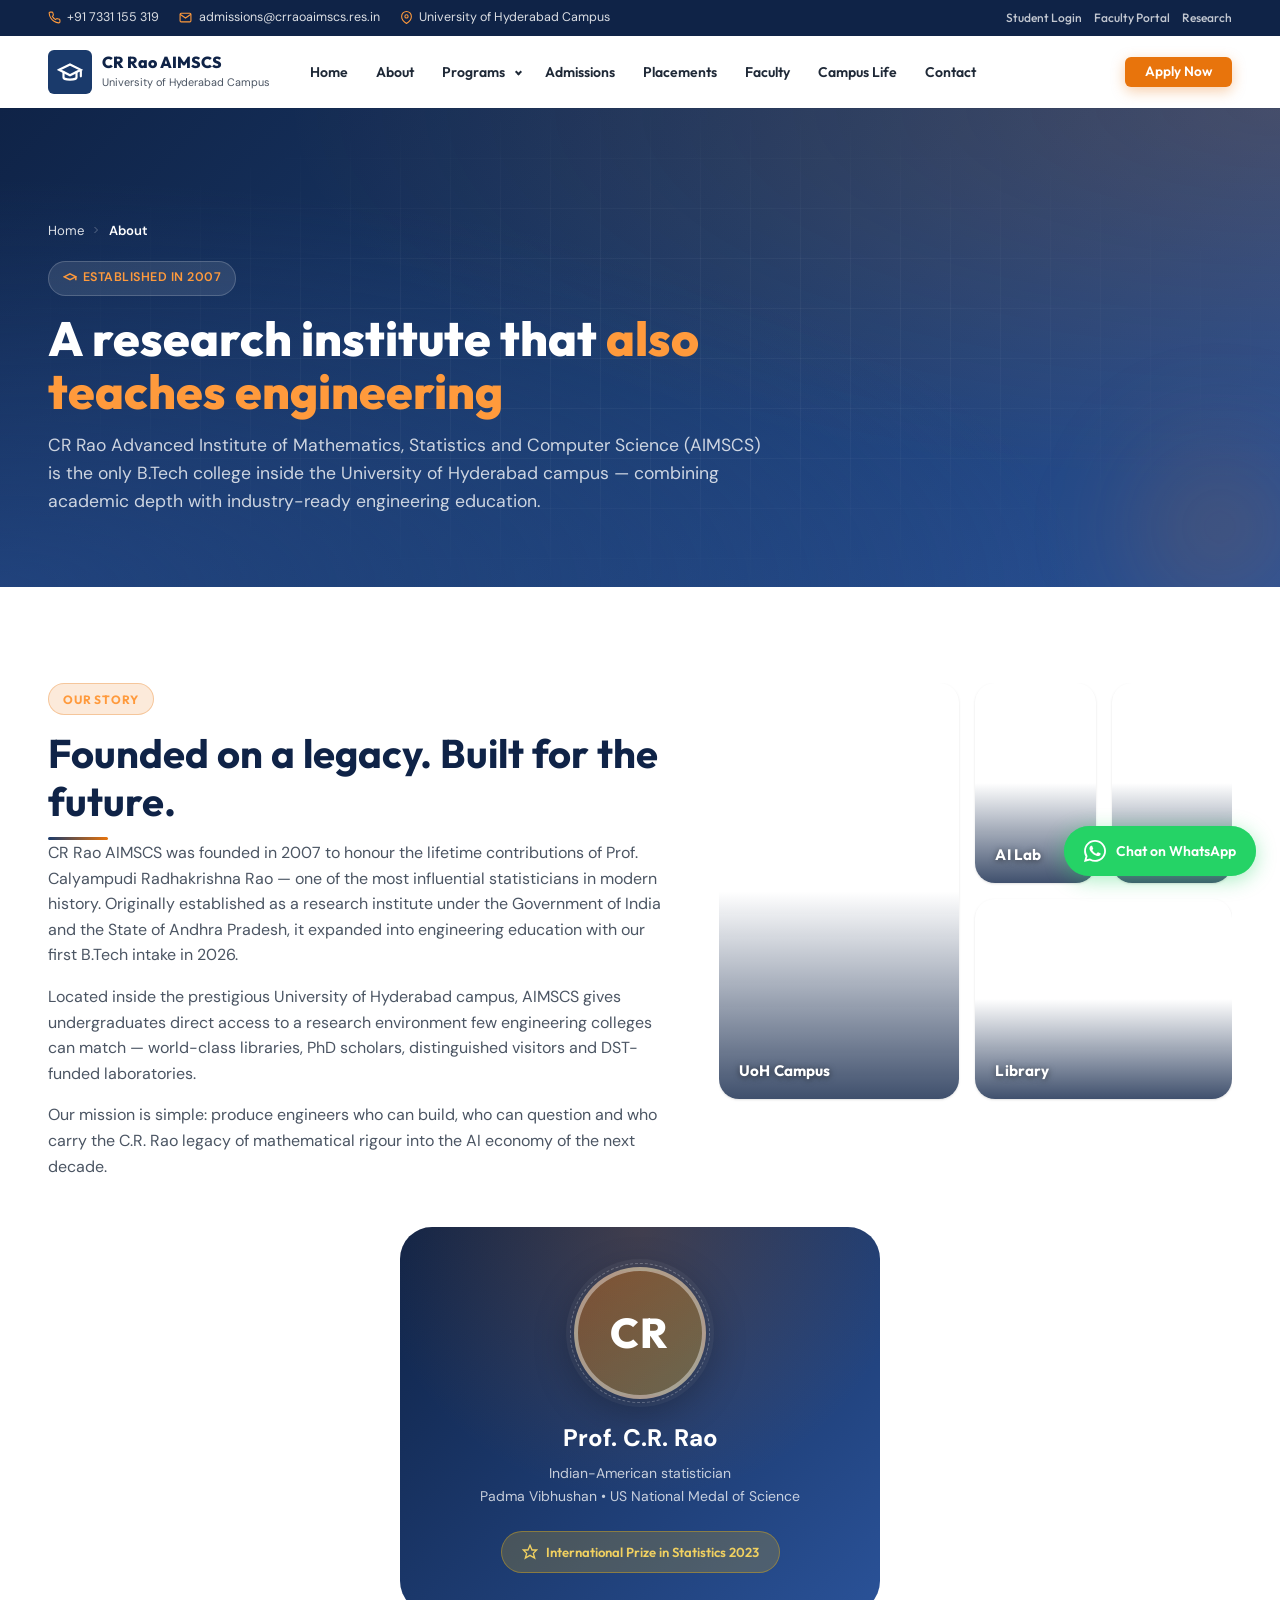
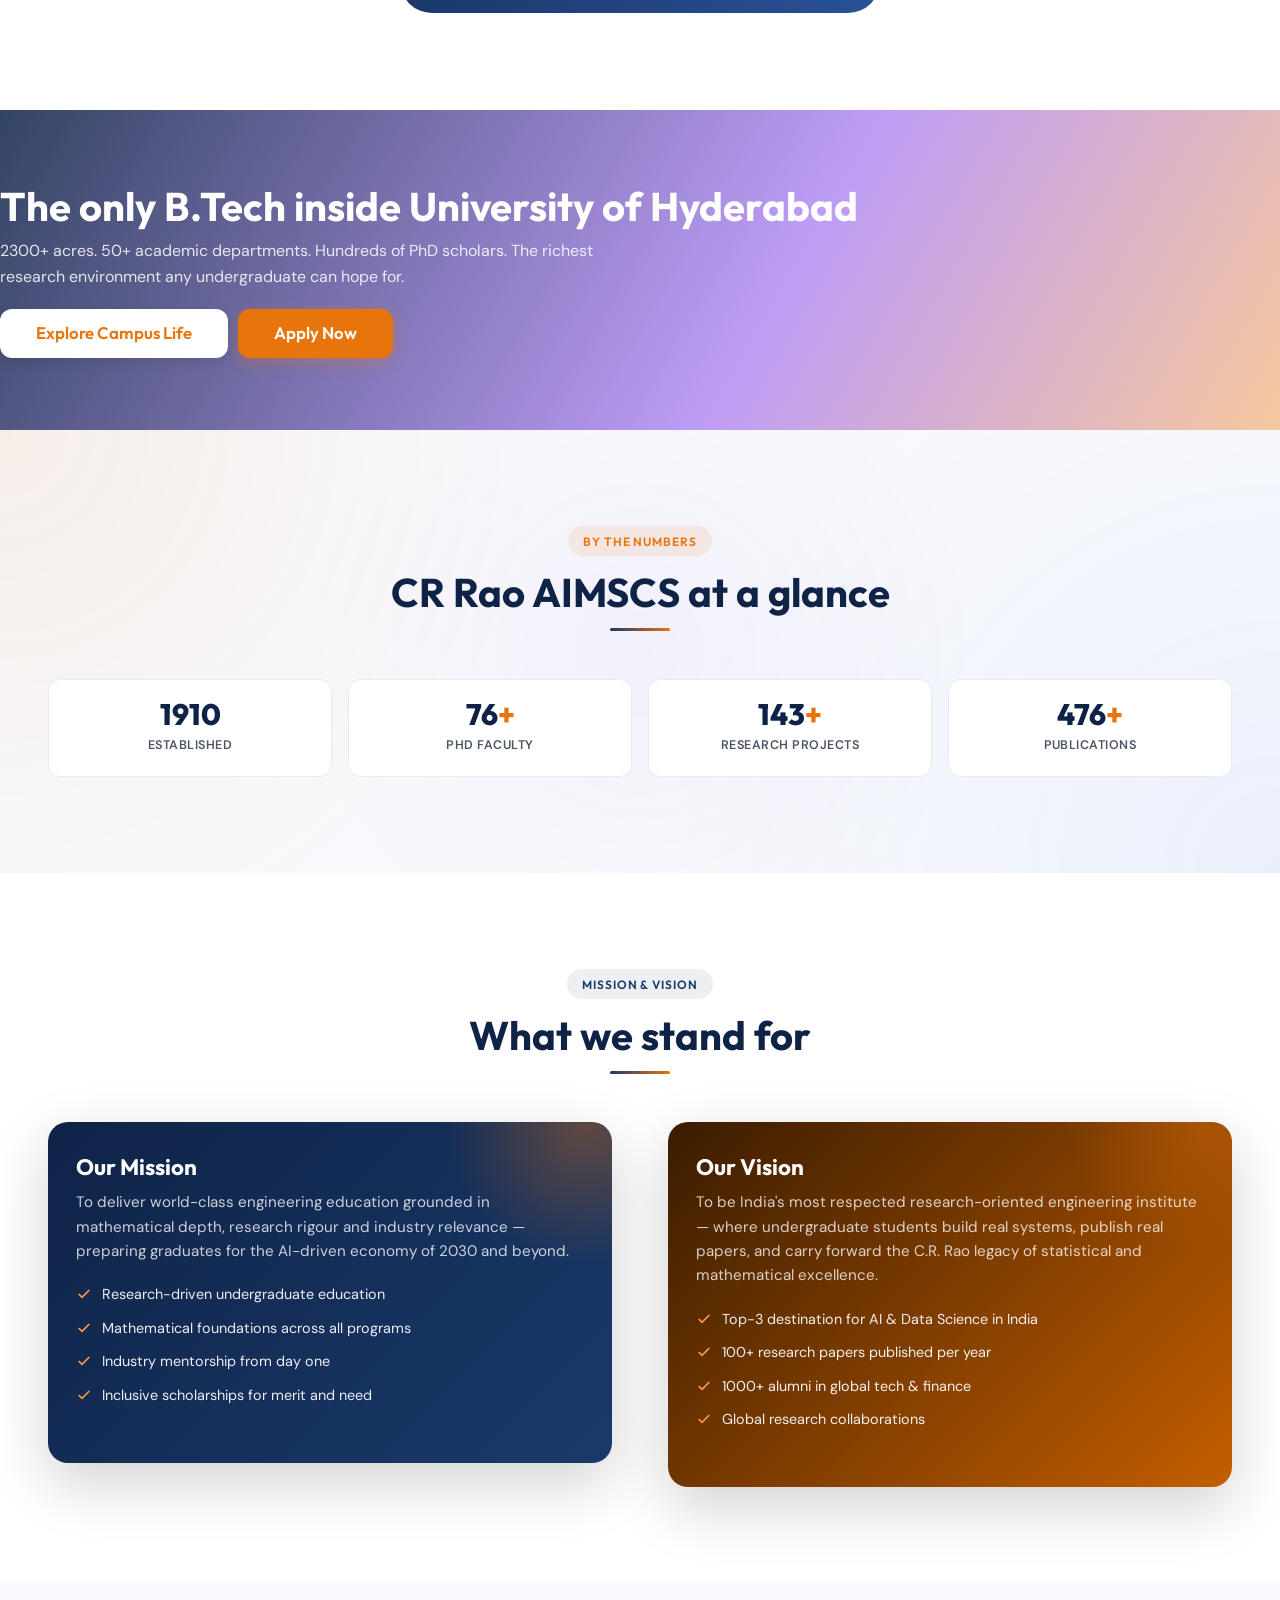
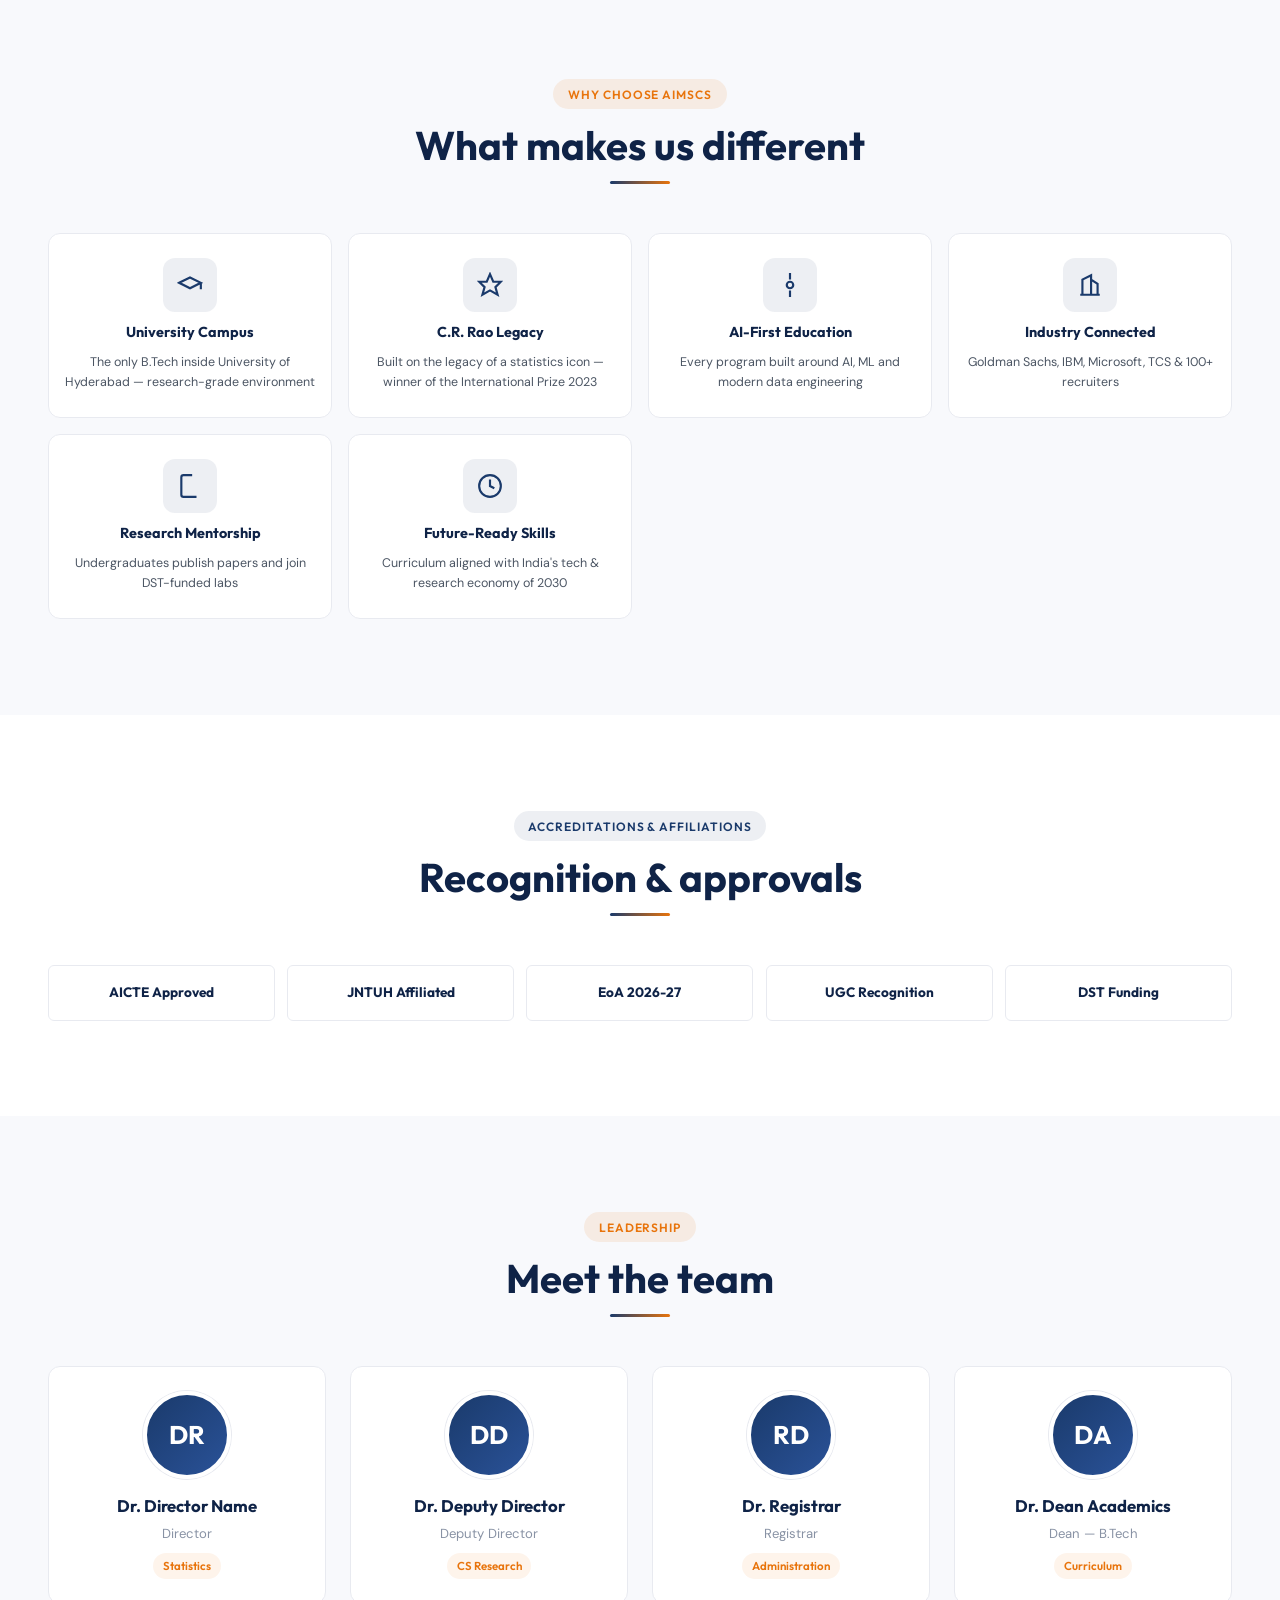
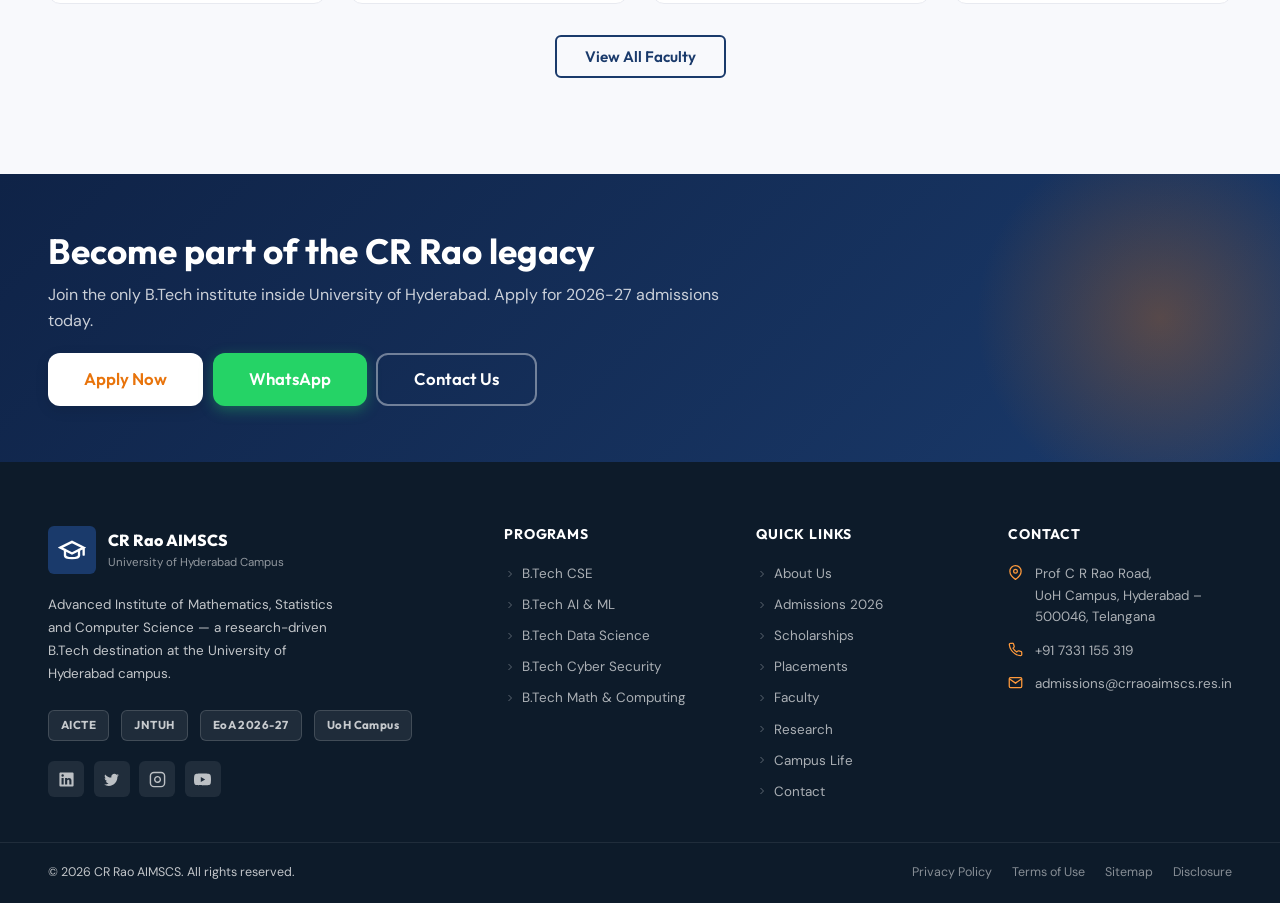
<file: pages/about.html>
<!DOCTYPE html>
<html lang="en">
<head>
<meta charset="UTF-8" />
<meta name="viewport" content="width=device-width, initial-scale=1.0, viewport-fit=cover" />
<meta name="theme-color" content="#1a3a6b" />
<title>About CR Rao AIMSCS | The Only B.Tech Inside University of Hyderabad</title>
<meta name="description" content="About CR Rao AIMSCS — Advanced Institute of Mathematics, Statistics and Computer Science. Named after Prof. C.R. Rao. AICTE approved, JNTUH affiliated. Inside University of Hyderabad campus." />
<meta name="keywords" content="about CR Rao AIMSCS, Prof CR Rao institute Hyderabad, B.Tech University of Hyderabad" />
<link rel="canonical" href="https://crraoaimscs.res.in/pages/about.html" />
<link rel="icon" type="image/svg+xml" href="data:image/svg+xml,%3Csvg xmlns='http://www.w3.org/2000/svg' viewBox='0 0 100 100'%3E%3Crect width='100' height='100' rx='18' fill='%231a3a6b'/%3E%3Ctext x='50' y='66' font-family='Outfit,sans-serif' font-size='52' font-weight='800' text-anchor='middle' fill='%23fff'%3ECR%3C/text%3E%3C/svg%3E" />
<link rel="preconnect" href="https://fonts.googleapis.com" />
<link rel="preconnect" href="https://fonts.gstatic.com" crossorigin />
<link href="https://fonts.googleapis.com/css2?family=Outfit:wght@400;500;600;700;800&family=DM+Sans:wght@400;500;600;700&display=swap" rel="stylesheet" />
<link rel="stylesheet" href="https://unpkg.com/aos@2.3.4/dist/aos.css" />
<link rel="stylesheet" href="../css/main.css" />
</head>
<body class="subpage has-sticky-cta" data-active-nav="about">

<div data-partial="topbar"></div>
<div data-partial="nav"></div>
<div data-partial="mobile-overlay"></div>
<div data-partial="mobile-menu"></div>

<section class="page-hero">
  <div class="container page-hero-inner">
    <nav class="breadcrumbs"><a href="../index.html">Home</a><svg viewBox="0 0 24 24" fill="none" stroke="currentColor" stroke-width="2"><polyline points="9 18 15 12 9 6"/></svg><span aria-current="page">About</span></nav>
    <span class="page-hero-tag"><svg viewBox="0 0 24 24" fill="none" stroke="currentColor" stroke-width="2.5"><path d="M22 10v6M2 10l10-5 10 5-10 5z"/></svg>Established in 2007</span>
    <h1 class="page-hero-title">A research institute that <span>also teaches engineering</span></h1>
    <p class="page-hero-sub">CR Rao Advanced Institute of Mathematics, Statistics and Computer Science (AIMSCS) is the only B.Tech college inside the University of Hyderabad campus — combining academic depth with industry-ready engineering education.</p>
  </div>
</section>

<section class="section">
  <div class="container">
    <div class="split">
      <div data-aos="fade-right">
        <span class="eyebrow">Our Story</span>
        <h2 class="section-title" style="text-align:left;">Founded on a legacy. Built for the future.</h2>
        <div class="divider left"></div>
        <p style="color:var(--clr-gray-600);max-width:60ch;margin-bottom:1rem;">CR Rao AIMSCS was founded in 2007 to honour the lifetime contributions of Prof. Calyampudi Radhakrishna Rao — one of the most influential statisticians in modern history. Originally established as a research institute under the Government of India and the State of Andhra Pradesh, it expanded into engineering education with our first B.Tech intake in 2026.</p>
        <p style="color:var(--clr-gray-600);max-width:60ch;margin-bottom:1rem;">Located inside the prestigious University of Hyderabad campus, AIMSCS gives undergraduates direct access to a research environment few engineering colleges can match — world-class libraries, PhD scholars, distinguished visitors and DST-funded laboratories.</p>
        <p style="color:var(--clr-gray-600);max-width:60ch;">Our mission is simple: produce engineers who can build, who can question and who carry the C.R. Rao legacy of mathematical rigour into the AI economy of the next decade.</p>
      </div>
      <div data-aos="fade-left">
        <div class="collage" style="min-height:480px;">
          <div class="collage-tile tile-a" style="background-image:url('https://images.unsplash.com/photo-1562774053-701939374585?auto=format&fit=crop&w=900&q=80')"><span>UoH Campus</span></div>
          <div class="collage-tile tile-b" style="background-image:url('https://images.unsplash.com/photo-1581091226825-a6a2a5aee158?auto=format&fit=crop&w=600&q=80')"><span>AI Lab</span></div>
          <div class="collage-tile tile-c" style="background-image:url('https://images.unsplash.com/photo-1523240795612-9a054b0db644?auto=format&fit=crop&w=600&q=80')"><span>Research</span></div>
          <div class="collage-tile tile-d" style="background-image:url('https://images.unsplash.com/photo-1497633762265-9d179a990aa6?auto=format&fit=crop&w=600&q=80')"><span>Library</span></div>
        </div>
      </div>
    </div>

    <div style="margin-top:3rem;" data-aos="fade-up">
      <div class="cr-rao-card" style="max-width:480px;margin:0 auto;">
        <div class="cr-rao-avatar">CR</div>
        <div class="cr-rao-name">Prof. C.R. Rao</div>
        <div class="cr-rao-title">Indian-American statistician<br>Padma Vibhushan • US National Medal of Science</div>
        <span class="cr-rao-award"><svg viewBox="0 0 24 24" fill="none" stroke="currentColor" stroke-width="2"><polygon points="12 2 15 9 22 9 17 14 19 21 12 17 5 21 7 14 2 9 9 9"/></svg>International Prize in Statistics 2023</span>
      </div>
    </div>
  </div>
</section>

<!-- ===== PHOTO STRIP ===== -->
<section class="photo-strip" style="background-image:url('https://images.unsplash.com/photo-1606761568499-6d2451b23c66?auto=format&fit=crop&w=1920&q=80');">
  <div class="container photo-strip-inner" data-aos="fade-up">
    <h2>The only B.Tech inside University of Hyderabad</h2>
    <p>2300+ acres. 50+ academic departments. Hundreds of PhD scholars. The richest research environment any undergraduate can hope for.</p>
    <div style="display:flex;gap:0.6rem;flex-wrap:wrap;">
      <a href="campus-life.html" class="btn btn-white btn-lg">Explore Campus Life</a>
      <a href="apply.html" class="btn btn-primary btn-lg">Apply Now</a>
    </div>
  </div>
</section>

<section class="section gradient-mesh-1">
  <div class="container">
    <header class="section-header" data-aos="fade-up">
      <span class="section-tag accent">By the Numbers</span>
      <h2 class="section-title">CR Rao AIMSCS at a glance</h2>
      <div class="divider"></div>
    </header>
    <div class="stat-row">
      <div class="stat-row-item" data-aos="fade-up"><div class="stat-row-num"><span data-count="2007">0</span></div><div class="stat-row-label">Established</div></div>
      <div class="stat-row-item" data-aos="fade-up" data-aos-delay="50"><div class="stat-row-num"><span data-count="80">0</span><span class="accent">+</span></div><div class="stat-row-label">PhD Faculty</div></div>
      <div class="stat-row-item" data-aos="fade-up" data-aos-delay="100"><div class="stat-row-num"><span data-count="150">0</span><span class="accent">+</span></div><div class="stat-row-label">Research Projects</div></div>
      <div class="stat-row-item" data-aos="fade-up" data-aos-delay="150"><div class="stat-row-num"><span data-count="500">0</span><span class="accent">+</span></div><div class="stat-row-label">Publications</div></div>
    </div>
  </div>
</section>

<section class="section">
  <div class="container">
    <header class="section-header" data-aos="fade-up">
      <span class="section-tag">Mission &amp; Vision</span>
      <h2 class="section-title">What we stand for</h2>
      <div class="divider"></div>
    </header>
    <div class="split even">
      <div class="info-card" data-aos="fade-right">
        <h3>Our Mission</h3>
        <p>To deliver world-class engineering education grounded in mathematical depth, research rigour and industry relevance — preparing graduates for the AI-driven economy of 2030 and beyond.</p>
        <ul class="info-card-list">
          <li><svg viewBox="0 0 24 24" fill="none" stroke="currentColor" stroke-width="2.5"><polyline points="20 6 9 17 4 12"/></svg>Research-driven undergraduate education</li>
          <li><svg viewBox="0 0 24 24" fill="none" stroke="currentColor" stroke-width="2.5"><polyline points="20 6 9 17 4 12"/></svg>Mathematical foundations across all programs</li>
          <li><svg viewBox="0 0 24 24" fill="none" stroke="currentColor" stroke-width="2.5"><polyline points="20 6 9 17 4 12"/></svg>Industry mentorship from day one</li>
          <li><svg viewBox="0 0 24 24" fill="none" stroke="currentColor" stroke-width="2.5"><polyline points="20 6 9 17 4 12"/></svg>Inclusive scholarships for merit and need</li>
        </ul>
      </div>
      <div class="info-card" data-aos="fade-left" style="background:linear-gradient(135deg,#3a1c00,var(--clr-accent-d));">
        <h3>Our Vision</h3>
        <p>To be India's most respected research-oriented engineering institute — where undergraduate students build real systems, publish real papers, and carry forward the C.R. Rao legacy of statistical and mathematical excellence.</p>
        <ul class="info-card-list">
          <li><svg viewBox="0 0 24 24" fill="none" stroke="currentColor" stroke-width="2.5"><polyline points="20 6 9 17 4 12"/></svg>Top-3 destination for AI &amp; Data Science in India</li>
          <li><svg viewBox="0 0 24 24" fill="none" stroke="currentColor" stroke-width="2.5"><polyline points="20 6 9 17 4 12"/></svg>100+ research papers published per year</li>
          <li><svg viewBox="0 0 24 24" fill="none" stroke="currentColor" stroke-width="2.5"><polyline points="20 6 9 17 4 12"/></svg>1000+ alumni in global tech &amp; finance</li>
          <li><svg viewBox="0 0 24 24" fill="none" stroke="currentColor" stroke-width="2.5"><polyline points="20 6 9 17 4 12"/></svg>Global research collaborations</li>
        </ul>
      </div>
    </div>
  </div>
</section>

<section class="section" style="background:var(--clr-off-white);">
  <div class="container">
    <header class="section-header" data-aos="fade-up">
      <span class="section-tag accent">Why Choose AIMSCS</span>
      <h2 class="section-title">What makes us different</h2>
      <div class="divider"></div>
    </header>
    <div class="campus-grid">
      <div class="campus-card" data-aos="fade-up"><div class="campus-card-icon"><svg viewBox="0 0 24 24" fill="none" stroke="currentColor" stroke-width="2"><path d="M22 10v6M2 10l10-5 10 5-10 5z"/></svg></div><h4 class="campus-card-title">University Campus</h4><p class="campus-card-text">The only B.Tech inside University of Hyderabad — research-grade environment</p></div>
      <div class="campus-card" data-aos="fade-up" data-aos-delay="50"><div class="campus-card-icon"><svg viewBox="0 0 24 24" fill="none" stroke="currentColor" stroke-width="2"><polygon points="12 2 15 9 22 9 17 14 19 21 12 17 5 21 7 14 2 9 9 9"/></svg></div><h4 class="campus-card-title">C.R. Rao Legacy</h4><p class="campus-card-text">Built on the legacy of a statistics icon — winner of the International Prize 2023</p></div>
      <div class="campus-card" data-aos="fade-up" data-aos-delay="100"><div class="campus-card-icon"><svg viewBox="0 0 24 24" fill="none" stroke="currentColor" stroke-width="2"><circle cx="12" cy="12" r="3"/><path d="M12 1v6M12 17v6"/></svg></div><h4 class="campus-card-title">AI-First Education</h4><p class="campus-card-text">Every program built around AI, ML and modern data engineering</p></div>
      <div class="campus-card" data-aos="fade-up" data-aos-delay="150"><div class="campus-card-icon"><svg viewBox="0 0 24 24" fill="none" stroke="currentColor" stroke-width="2"><path d="M3 21h18M5 21V7l8-4v18M19 21V11l-6-4"/></svg></div><h4 class="campus-card-title">Industry Connected</h4><p class="campus-card-text">Goldman Sachs, IBM, Microsoft, TCS &amp; 100+ recruiters</p></div>
      <div class="campus-card" data-aos="fade-up"><div class="campus-card-icon"><svg viewBox="0 0 24 24" fill="none" stroke="currentColor" stroke-width="2"><path d="M14 2H6a2 2 0 0 0-2 2v16a2 2 0 0 0 2 2h12"/></svg></div><h4 class="campus-card-title">Research Mentorship</h4><p class="campus-card-text">Undergraduates publish papers and join DST-funded labs</p></div>
      <div class="campus-card" data-aos="fade-up" data-aos-delay="50"><div class="campus-card-icon"><svg viewBox="0 0 24 24" fill="none" stroke="currentColor" stroke-width="2"><circle cx="12" cy="12" r="10"/><polyline points="12 6 12 12 16 14"/></svg></div><h4 class="campus-card-title">Future-Ready Skills</h4><p class="campus-card-text">Curriculum aligned with India's tech &amp; research economy of 2030</p></div>
    </div>
  </div>
</section>

<section class="section">
  <div class="container">
    <header class="section-header" data-aos="fade-up">
      <span class="section-tag">Accreditations &amp; Affiliations</span>
      <h2 class="section-title">Recognition &amp; approvals</h2>
      <div class="divider"></div>
    </header>
    <div class="recruiter-grid">
      <div class="recruiter-cell" data-aos="fade-up">AICTE Approved</div>
      <div class="recruiter-cell" data-aos="fade-up" data-aos-delay="50">JNTUH Affiliated</div>
      <div class="recruiter-cell" data-aos="fade-up" data-aos-delay="100">EoA 2026-27</div>
      <div class="recruiter-cell" data-aos="fade-up" data-aos-delay="150">UGC Recognition</div>
      <div class="recruiter-cell" data-aos="fade-up" data-aos-delay="200">DST Funding</div>
    </div>
  </div>
</section>

<section class="section" style="background:var(--clr-off-white);">
  <div class="container">
    <header class="section-header" data-aos="fade-up">
      <span class="section-tag accent">Leadership</span>
      <h2 class="section-title">Meet the team</h2>
      <div class="divider"></div>
    </header>
    <div class="faculty-grid" data-aos="fade-up">
      <div class="faculty-card"><div class="faculty-avatar">DR</div><div class="faculty-name">Dr. Director Name</div><div class="faculty-title">Director</div><span class="faculty-tag">Statistics</span></div>
      <div class="faculty-card"><div class="faculty-avatar">DD</div><div class="faculty-name">Dr. Deputy Director</div><div class="faculty-title">Deputy Director</div><span class="faculty-tag">CS Research</span></div>
      <div class="faculty-card"><div class="faculty-avatar">RD</div><div class="faculty-name">Dr. Registrar</div><div class="faculty-title">Registrar</div><span class="faculty-tag">Administration</span></div>
      <div class="faculty-card"><div class="faculty-avatar">DA</div><div class="faculty-name">Dr. Dean Academics</div><div class="faculty-title">Dean — B.Tech</div><span class="faculty-tag">Curriculum</span></div>
    </div>
    <div style="text-align:center;margin-top:2rem;"><a href="faculty.html" class="btn btn-outline">View All Faculty</a></div>
  </div>
</section>

<section class="page-cta">
  <div class="container page-cta-inner">
    <div class="page-cta-text">
      <h2>Become part of the CR Rao legacy</h2>
      <p>Join the only B.Tech institute inside University of Hyderabad. Apply for 2026-27 admissions today.</p>
      <div style="display:flex;gap:0.6rem;flex-wrap:wrap;margin-top:1.25rem;">
        <a href="apply.html" class="btn btn-white btn-lg">Apply Now</a>
        <a href="https://wa.me/917331155319" class="btn btn-whatsapp btn-lg">WhatsApp</a>
        <a href="contact.html" class="btn btn-secondary btn-lg" style="border-color:rgba(255,255,255,0.4);color:#fff;">Contact Us</a>
      </div>
    </div>
  </div>
</section>

<div data-partial="footer"></div>
<div data-partial="whatsapp"></div>
<div data-partial="back-to-top"></div>
<div data-partial="sticky-mobile"></div>

<script src="../js/partials.js" defer></script>
<script src="https://unpkg.com/aos@2.3.4/dist/aos.js" defer></script>
<script src="../js/main.js" defer></script>
</body>
</html>
</file>
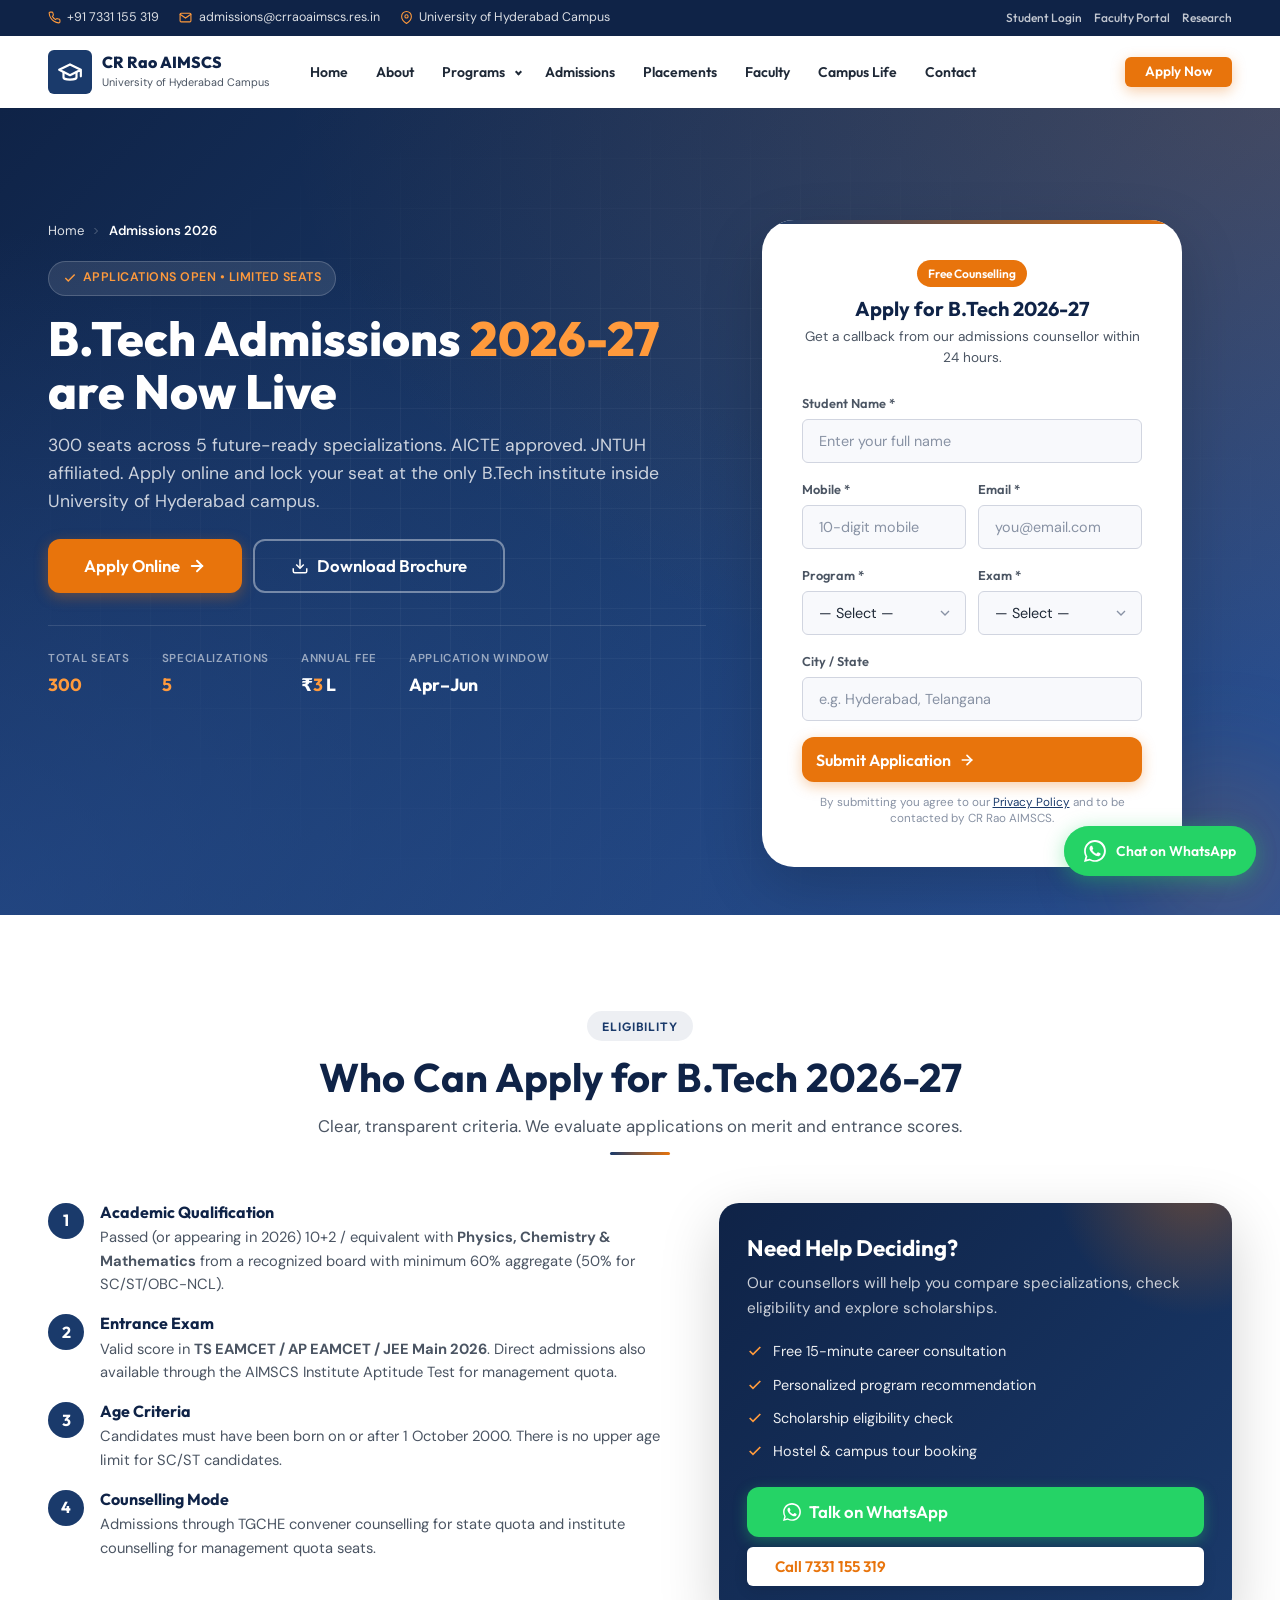
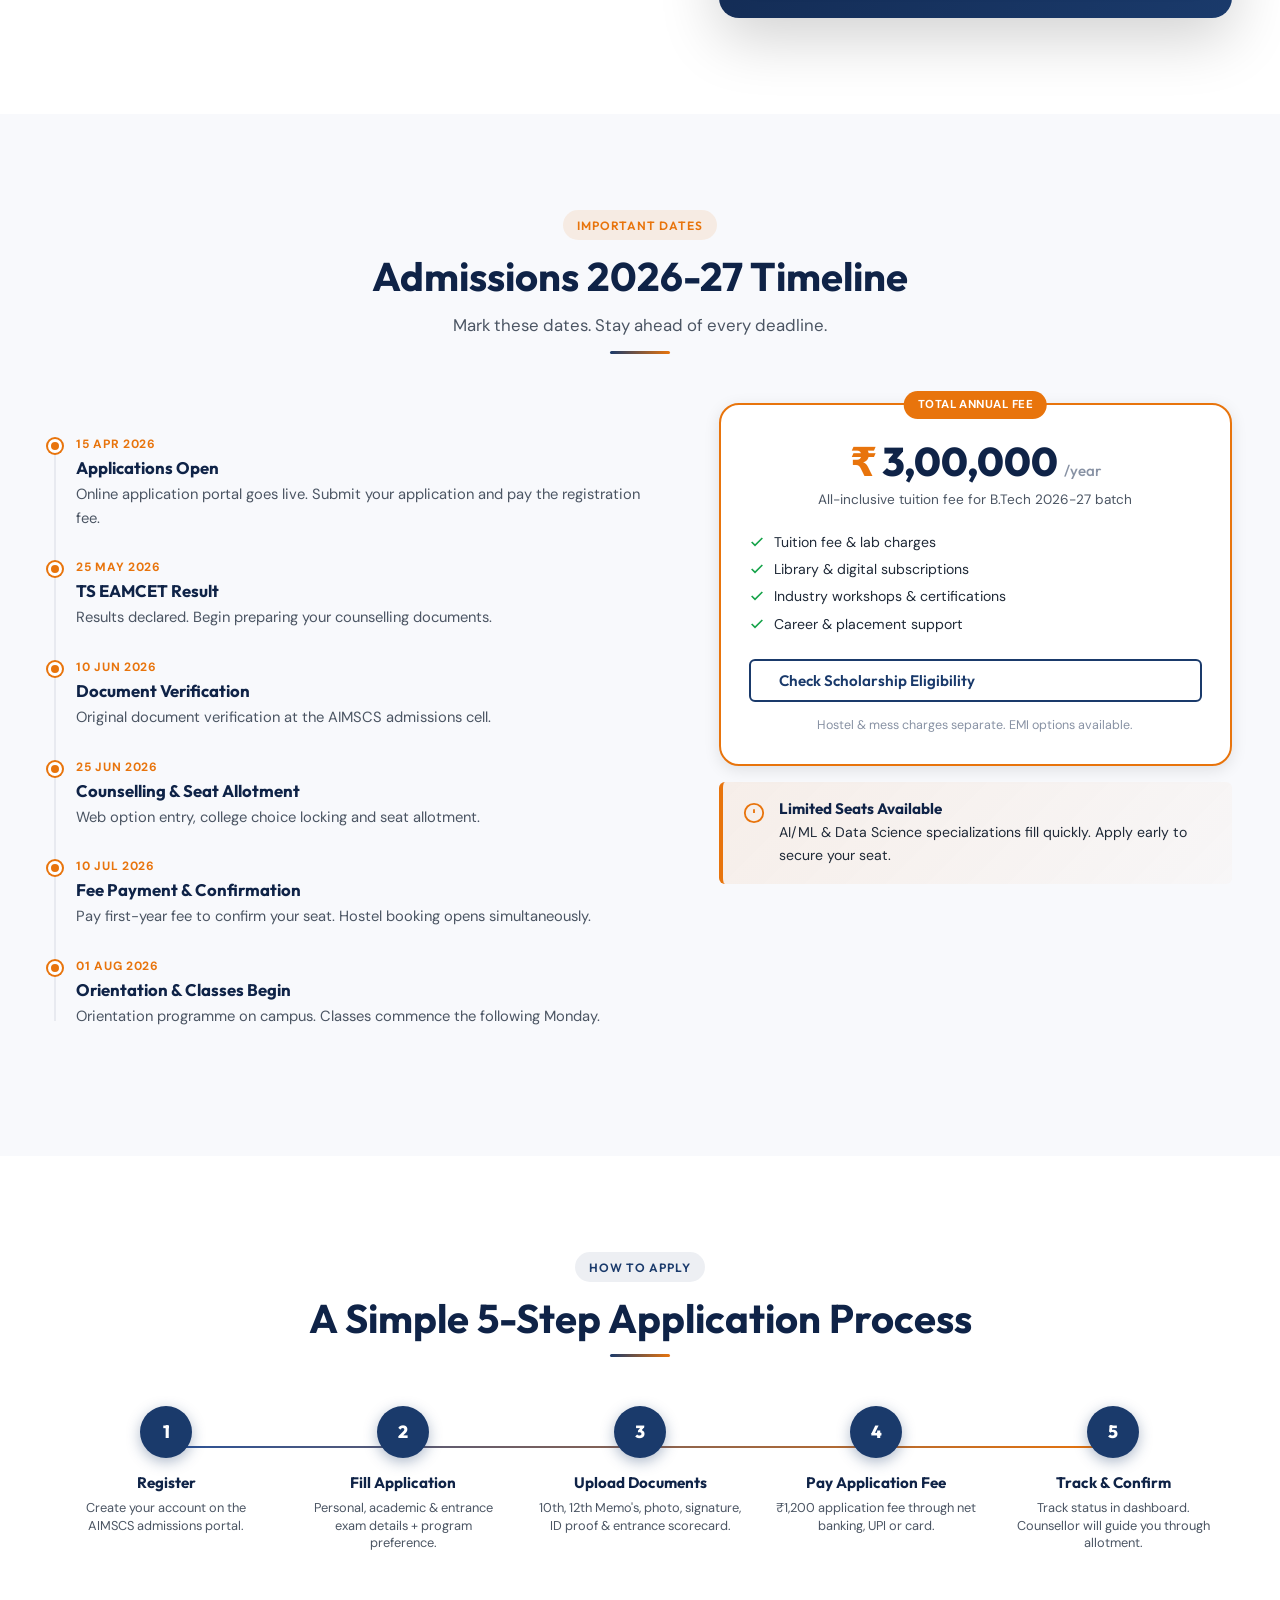
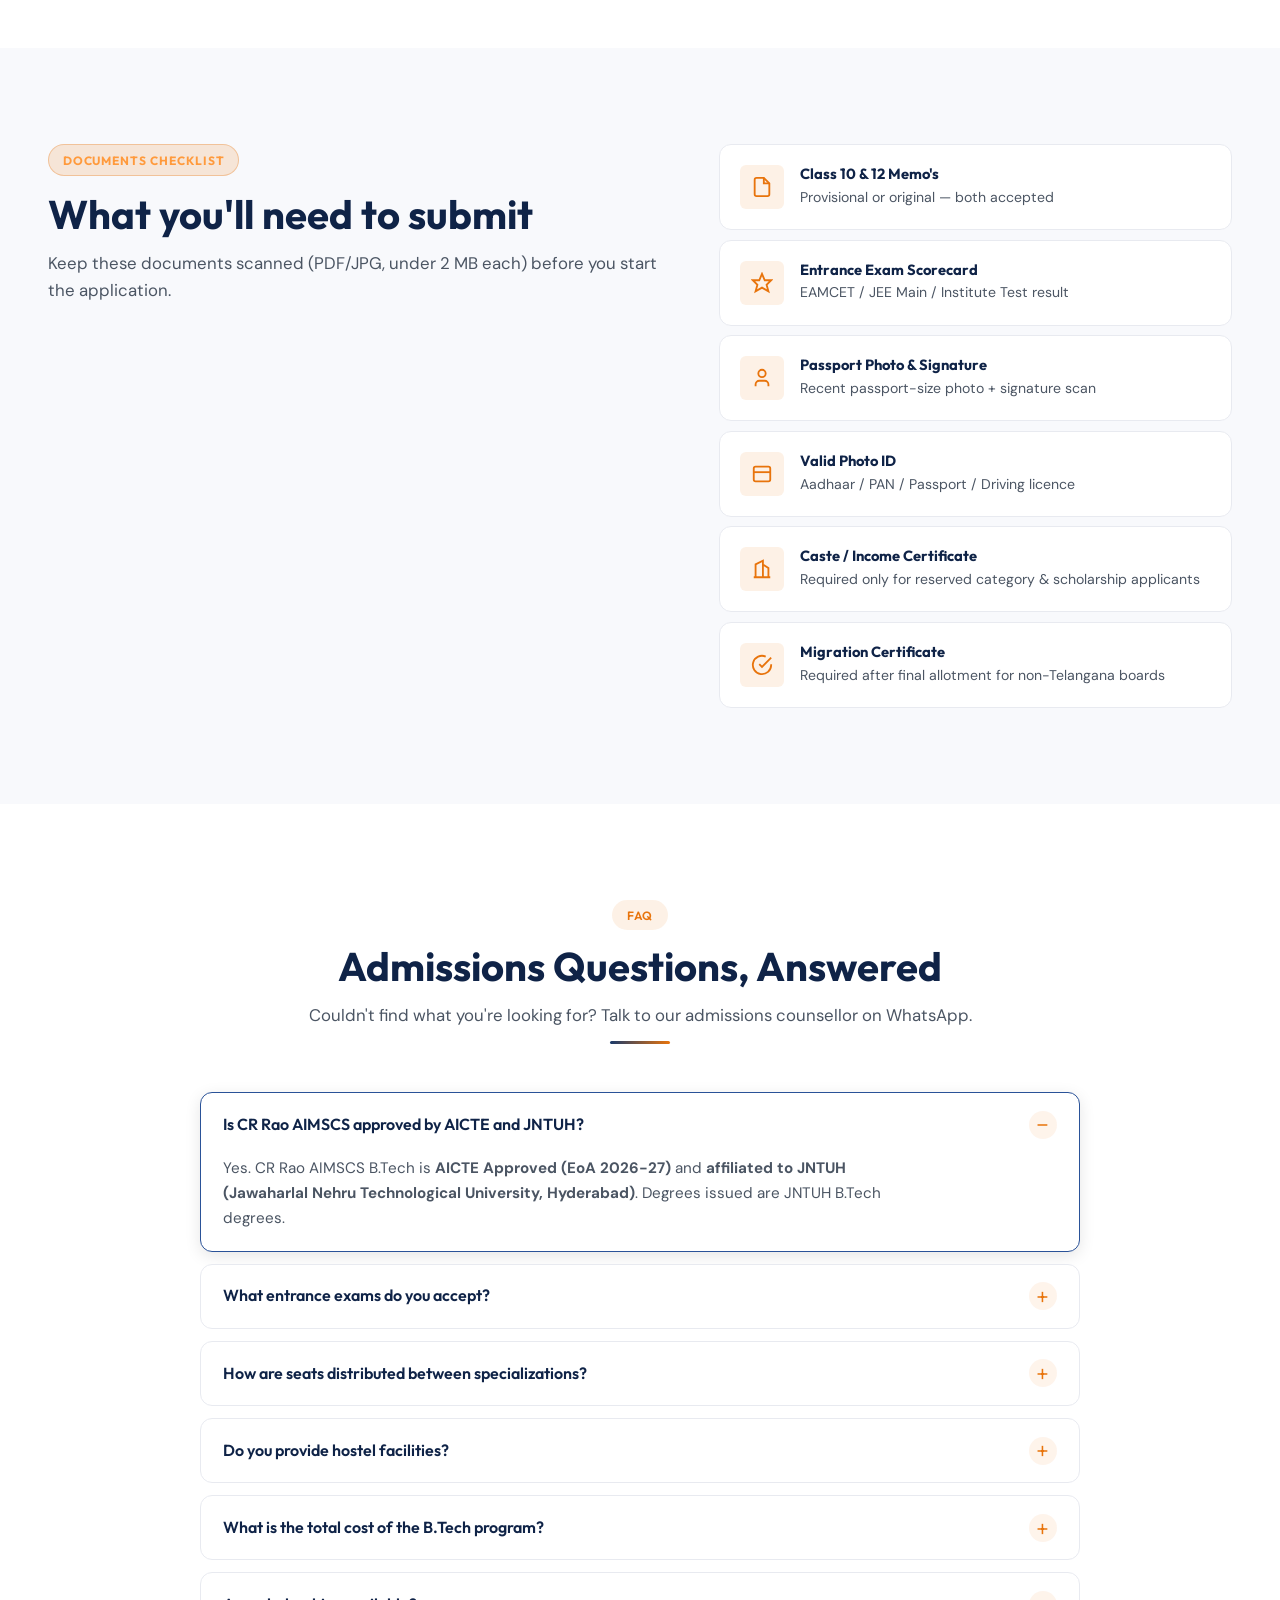
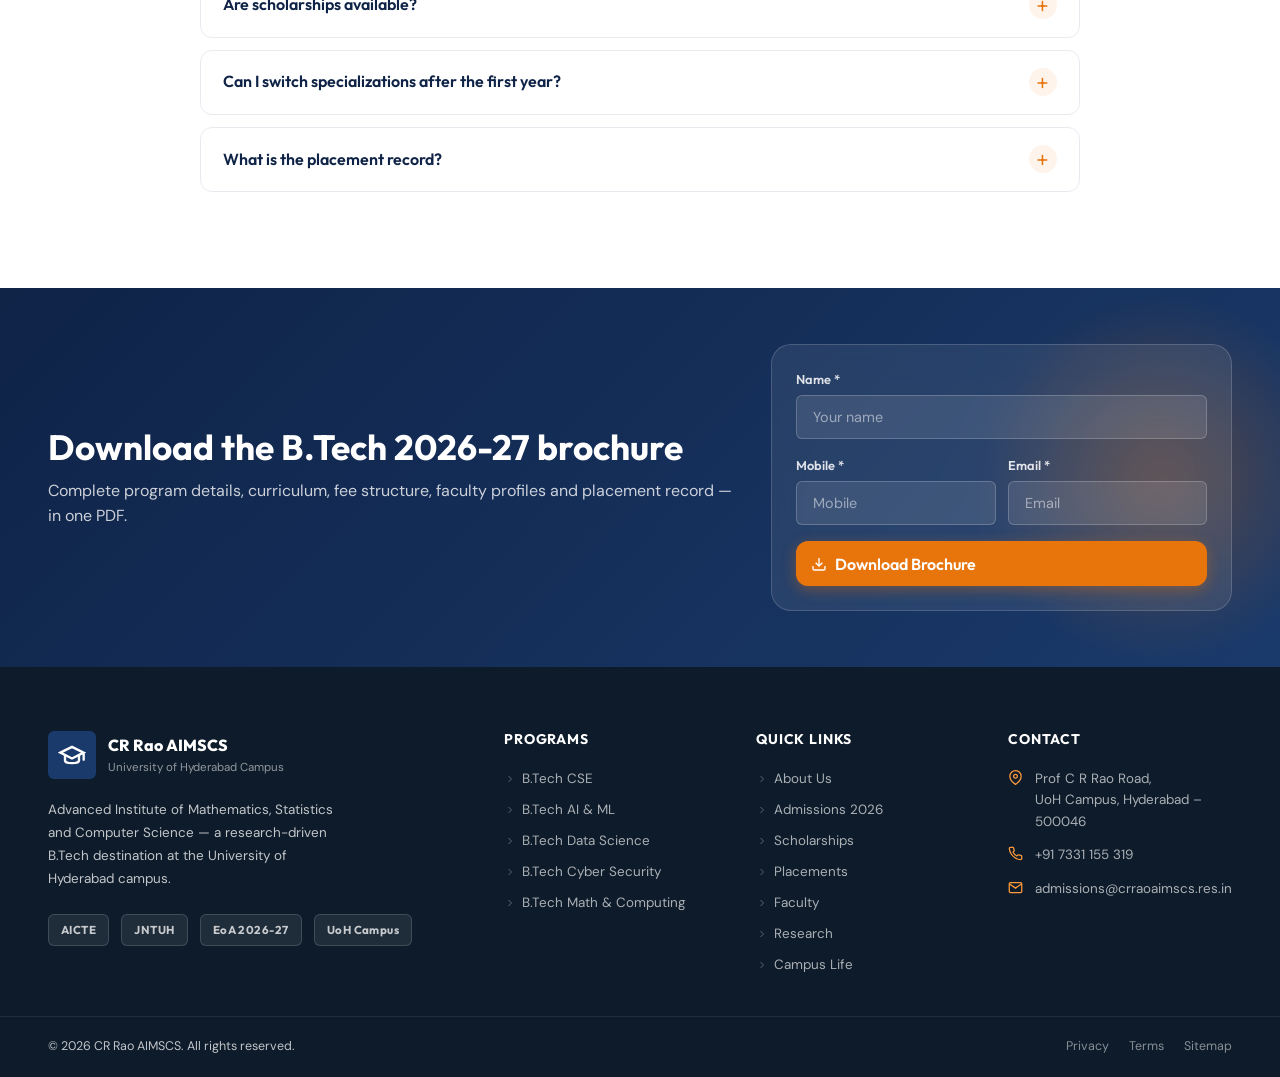
<file: pages/admissions.html>
<!DOCTYPE html>
<html lang="en">
<head>
<meta charset="UTF-8" />
<meta name="viewport" content="width=device-width, initial-scale=1.0, viewport-fit=cover" />
<meta name="theme-color" content="#1a3a6b" />
<title>B.Tech Admissions 2026-27 — Apply Online | CR Rao AIMSCS, Hyderabad</title>
<meta name="description" content="Apply for B.Tech 2026-27 at CR Rao AIMSCS — AI/ML, Data Science, Cyber Security, CSE, Mathematics &amp; Computing. AICTE approved, JNTUH affiliated. Inside University of Hyderabad campus." />
<meta name="keywords" content="B.Tech admissions 2026 Hyderabad, JNTUH B.Tech apply, EAMCET counselling AIMSCS, CR Rao admissions, AI ML B.Tech apply" />
<link rel="canonical" href="https://crraoaimscs.res.in/pages/admissions.html" />
<meta property="og:title" content="B.Tech Admissions 2026-27 — CR Rao AIMSCS" />
<meta property="og:description" content="Apply online for B.Tech at the only engineering institute inside University of Hyderabad." />
<meta property="og:type" content="website" />
<link rel="icon" type="image/svg+xml" href="data:image/svg+xml,%3Csvg xmlns='http://www.w3.org/2000/svg' viewBox='0 0 100 100'%3E%3Crect width='100' height='100' rx='18' fill='%231a3a6b'/%3E%3Ctext x='50' y='66' font-family='Outfit,sans-serif' font-size='52' font-weight='800' text-anchor='middle' fill='%23fff'%3ECR%3C/text%3E%3C/svg%3E" />
<link rel="preconnect" href="https://fonts.googleapis.com" />
<link rel="preconnect" href="https://fonts.gstatic.com" crossorigin />
<link href="https://fonts.googleapis.com/css2?family=Outfit:wght@400;500;600;700;800&family=DM+Sans:wght@400;500;600;700&display=swap" rel="stylesheet" />
<link rel="stylesheet" href="https://unpkg.com/aos@2.3.4/dist/aos.css" />
<link rel="stylesheet" href="../css/main.css" />
<script type="application/ld+json">
{"@context":"https://schema.org","@type":"EducationalOccupationalProgram","name":"B.Tech Admissions 2026-27","provider":{"@type":"CollegeOrUniversity","name":"CR Rao AIMSCS"},"educationalProgramMode":"full-time","startDate":"2026-08-01","applicationDeadline":"2026-06-30","programType":"Bachelor","offers":{"@type":"Offer","price":"300000","priceCurrency":"INR"}}
</script>
</head>
<body class="subpage has-sticky-cta">

<!-- ===== TOP BAR ===== -->
<div class="top-bar">
  <div class="container top-bar-inner">
    <div class="top-bar-info">
      <span class="top-bar-item"><svg viewBox="0 0 24 24" fill="none" stroke="currentColor" stroke-width="2" stroke-linecap="round"><path d="M22 16.92v3a2 2 0 0 1-2.18 2 19.79 19.79 0 0 1-8.63-3.07 19.5 19.5 0 0 1-6-6 19.79 19.79 0 0 1-3.07-8.67A2 2 0 0 1 4.11 2h3a2 2 0 0 1 2 1.72 12.84 12.84 0 0 0 .7 2.81 2 2 0 0 1-.45 2.11L8.09 9.91a16 16 0 0 0 6 6l1.27-1.27a2 2 0 0 1 2.11-.45 12.84 12.84 0 0 0 2.81.7A2 2 0 0 1 22 16.92z"/></svg>+91 7331 155 319</span>
      <span class="top-bar-item"><svg viewBox="0 0 24 24" fill="none" stroke="currentColor" stroke-width="2" stroke-linecap="round"><path d="M4 4h16c1.1 0 2 .9 2 2v12c0 1.1-.9 2-2 2H4c-1.1 0-2-.9-2-2V6c0-1.1.9-2 2-2z"/><polyline points="22,6 12,13 2,6"/></svg>admissions@crraoaimscs.res.in</span>
      <span class="top-bar-item"><svg viewBox="0 0 24 24" fill="none" stroke="currentColor" stroke-width="2" stroke-linecap="round"><path d="M21 10c0 7-9 13-9 13s-9-6-9-13a9 9 0 0 1 18 0z"/><circle cx="12" cy="10" r="3"/></svg>University of Hyderabad Campus</span>
    </div>
    <div class="top-bar-links">
      <a href="#">Student Login</a>
      <a href="#">Faculty Portal</a>
      <a href="research.html">Research</a>
    </div>
  </div>
</div>

<!-- ===== NAV ===== -->
<nav id="navbar" aria-label="Primary">
  <div class="container nav-inner">
    <a href="../index.html" class="nav-logo" aria-label="CR Rao AIMSCS Home">
      <span class="nav-logo-icon"><svg viewBox="0 0 24 24" fill="none" stroke="currentColor" stroke-width="2" stroke-linecap="round" stroke-linejoin="round"><path d="M22 10v6M2 10l10-5 10 5-10 5z"/><path d="M6 12v5c0 .5 1.5 2 6 2s6-1.5 6-2v-5"/></svg></span>
      <span class="nav-logo-text"><span class="nav-logo-name">CR Rao AIMSCS</span><br><span class="nav-logo-sub">University of Hyderabad Campus</span></span>
    </a>
    <ul class="nav-links">
      <li class="nav-item"><a href="../index.html" class="nav-link">Home</a></li>
      <li class="nav-item"><a href="about.html" class="nav-link">About</a></li>
      <li class="nav-item">
        <a href="#" class="nav-link has-dropdown">Programs</a>
        <div class="mega-dropdown">
          <a href="btech-cse.html" class="mega-item"><span class="mega-item-icon"><svg viewBox="0 0 24 24" fill="none" stroke="currentColor" stroke-width="2" stroke-linecap="round"><rect x="2" y="3" width="20" height="14" rx="2"/><line x1="8" y1="21" x2="16" y2="21"/></svg></span><span><span class="mega-item-title">B.Tech CSE</span><span class="mega-item-sub">Computer Science &amp; Engineering</span></span></a>
          <a href="btech-aiml.html" class="mega-item"><span class="mega-item-icon"><svg viewBox="0 0 24 24" fill="none" stroke="currentColor" stroke-width="2" stroke-linecap="round"><circle cx="12" cy="12" r="3"/><path d="M12 1v6M12 17v6M4.22 4.22l4.24 4.24M15.54 15.54l4.24 4.24M1 12h6M17 12h6"/></svg></span><span><span class="mega-item-title">B.Tech AI &amp; ML</span><span class="mega-item-sub">Artificial Intelligence &amp; ML</span></span></a>
          <a href="btech-ds.html" class="mega-item"><span class="mega-item-icon"><svg viewBox="0 0 24 24" fill="none" stroke="currentColor" stroke-width="2" stroke-linecap="round"><ellipse cx="12" cy="5" rx="9" ry="3"/><path d="M3 5v14a9 3 0 0 0 18 0V5M3 12a9 3 0 0 0 18 0"/></svg></span><span><span class="mega-item-title">B.Tech Data Science</span><span class="mega-item-sub">Engineering &amp; Analytics</span></span></a>
          <a href="btech-cyber.html" class="mega-item"><span class="mega-item-icon"><svg viewBox="0 0 24 24" fill="none" stroke="currentColor" stroke-width="2" stroke-linecap="round"><path d="M12 22s8-4 8-10V5l-8-3-8 3v7c0 6 8 10 8 10z"/></svg></span><span><span class="mega-item-title">B.Tech Cyber Security</span><span class="mega-item-sub">Information Security</span></span></a>
          <a href="btech-mc.html" class="mega-item"><span class="mega-item-icon"><svg viewBox="0 0 24 24" fill="none" stroke="currentColor" stroke-width="2" stroke-linecap="round"><path d="M4 4h16M4 12h16M4 20h16M9 4l3 16M15 4l-3 16"/></svg></span><span><span class="mega-item-title">B.Tech Math &amp; Computing</span><span class="mega-item-sub">Applied Math + CS</span></span></a>
        </div>
      </li>
      <li class="nav-item"><a href="admissions.html" class="nav-link" aria-current="page">Admissions</a></li>
      <li class="nav-item"><a href="placements.html" class="nav-link">Placements</a></li>
      <li class="nav-item"><a href="faculty.html" class="nav-link">Faculty</a></li>
      <li class="nav-item"><a href="campus-life.html" class="nav-link">Campus Life</a></li>
      <li class="nav-item"><a href="contact.html" class="nav-link">Contact</a></li>
    </ul>
    <div class="nav-cta">
      <a href="tel:+917331155319" class="btn btn-secondary btn-sm">Call Now</a>
      <a href="apply.html" class="btn btn-primary btn-sm">Apply Now</a>
    </div>
    <button class="nav-toggle" id="navToggle" aria-label="Open menu"><span></span><span></span><span></span></button>
  </div>
</nav>

<!-- ===== Mobile Menu ===== -->
<div class="mobile-overlay" id="mobileOverlay"></div>
<aside class="mobile-menu" id="mobileMenu" aria-label="Mobile menu">
  <div class="mobile-menu-header">
    <span class="nav-logo"><span class="nav-logo-icon"><svg viewBox="0 0 24 24" fill="none" stroke="currentColor" stroke-width="2" stroke-linecap="round"><path d="M22 10v6M2 10l10-5 10 5-10 5z"/><path d="M6 12v5c0 .5 1.5 2 6 2s6-1.5 6-2v-5"/></svg></span><span class="nav-logo-text"><span class="nav-logo-name" style="color:#1a3a6b">CR Rao AIMSCS</span><br><span class="nav-logo-sub" style="color:#6b7280">B.Tech 2026-27</span></span></span>
    <button class="mobile-close" id="mobileClose" aria-label="Close menu"><svg viewBox="0 0 24 24" fill="none" stroke="currentColor" stroke-width="2"><line x1="18" y1="6" x2="6" y2="18"/><line x1="6" y1="6" x2="18" y2="18"/></svg></button>
  </div>
  <ul class="mobile-nav-links">
    <li class="mobile-nav-item"><a href="../index.html" class="mobile-nav-link">Home</a></li>
    <li class="mobile-nav-item"><a href="about.html" class="mobile-nav-link">About</a></li>
    <li class="mobile-nav-item">
      <a class="mobile-nav-link" data-toggle="m-programs">Programs<svg viewBox="0 0 24 24" fill="none" stroke="currentColor" stroke-width="2"><polyline points="6 9 12 15 18 9"/></svg></a>
      <ul class="mobile-sub-links" id="m-programs">
        <li><a href="btech-cse.html" class="mobile-sub-link">B.Tech CSE</a></li>
        <li><a href="btech-aiml.html" class="mobile-sub-link">B.Tech AI &amp; ML</a></li>
        <li><a href="btech-ds.html" class="mobile-sub-link">B.Tech Data Science</a></li>
        <li><a href="btech-cyber.html" class="mobile-sub-link">B.Tech Cyber Security</a></li>
        <li><a href="btech-mc.html" class="mobile-sub-link">B.Tech Math &amp; Computing</a></li>
      </ul>
    </li>
    <li class="mobile-nav-item"><a href="admissions.html" class="mobile-nav-link">Admissions 2026</a></li>
    <li class="mobile-nav-item"><a href="placements.html" class="mobile-nav-link">Placements</a></li>
    <li class="mobile-nav-item"><a href="faculty.html" class="mobile-nav-link">Faculty</a></li>
    <li class="mobile-nav-item"><a href="research.html" class="mobile-nav-link">Research</a></li>
    <li class="mobile-nav-item"><a href="campus-life.html" class="mobile-nav-link">Campus Life</a></li>
    <li class="mobile-nav-item"><a href="scholarships.html" class="mobile-nav-link">Scholarships</a></li>
    <li class="mobile-nav-item"><a href="contact.html" class="mobile-nav-link">Contact</a></li>
  </ul>
  <div class="mobile-cta">
    <a href="apply.html" class="btn btn-primary btn-lg">Apply Now</a>
    <a href="https://wa.me/917331155319" class="btn btn-whatsapp btn-lg">WhatsApp Counsellor</a>
  </div>
</aside>

<!-- ===== PAGE HERO ===== -->
<section class="page-hero">
  <div class="container page-hero-inner">
    <div class="page-hero-grid">
      <div data-aos="fade-right">
        <nav class="breadcrumbs" aria-label="Breadcrumb">
          <a href="../index.html">Home</a>
          <svg viewBox="0 0 24 24" fill="none" stroke="currentColor" stroke-width="2"><polyline points="9 18 15 12 9 6"/></svg>
          <span aria-current="page">Admissions 2026</span>
        </nav>
        <span class="page-hero-tag"><svg viewBox="0 0 24 24" fill="none" stroke="currentColor" stroke-width="2.5"><polyline points="20 6 9 17 4 12"/></svg>Applications Open • Limited Seats</span>
        <h1 class="page-hero-title">B.Tech Admissions <span>2026-27</span> are Now Live</h1>
        <p class="page-hero-sub">300 seats across 5 future-ready specializations. AICTE approved. JNTUH affiliated. Apply online and lock your seat at the only B.Tech institute inside University of Hyderabad campus.</p>
        <div class="page-hero-actions">
          <a href="apply.html" class="btn btn-primary btn-lg">Apply Online<svg viewBox="0 0 24 24" fill="none" stroke="currentColor" stroke-width="2.5" stroke-linecap="round" width="18" height="18"><line x1="5" y1="12" x2="19" y2="12"/><polyline points="12 5 19 12 12 19"/></svg></a>
          <a href="#brochure" class="btn btn-secondary btn-lg" style="border-color:rgba(255,255,255,0.4);color:#fff;"><svg viewBox="0 0 24 24" fill="none" stroke="currentColor" stroke-width="2" width="18" height="18"><path d="M21 15v4a2 2 0 0 1-2 2H5a2 2 0 0 1-2-2v-4"/><polyline points="7 10 12 15 17 10"/><line x1="12" y1="15" x2="12" y2="3"/></svg>Download Brochure</a>
        </div>
        <div class="page-hero-meta">
          <div class="page-hero-meta-item"><span class="page-hero-meta-label">Total Seats</span><span class="page-hero-meta-value"><strong>300</strong></span></div>
          <div class="page-hero-meta-item"><span class="page-hero-meta-label">Specializations</span><span class="page-hero-meta-value"><strong>5</strong></span></div>
          <div class="page-hero-meta-item"><span class="page-hero-meta-label">Annual Fee</span><span class="page-hero-meta-value">₹<strong>3</strong> L</span></div>
          <div class="page-hero-meta-item"><span class="page-hero-meta-label">Application Window</span><span class="page-hero-meta-value">Apr–Jun</span></div>
        </div>
      </div>

      <div data-aos="fade-left" id="apply">
        <div class="admission-card">
          <div class="admission-card-header">
            <span class="badge badge-accent">Free Counselling</span>
            <h3 style="margin-top:0.6rem;">Apply for B.Tech 2026-27</h3>
            <p>Get a callback from our admissions counsellor within 24 hours.</p>
          </div>
          <form class="admission-form" data-validate>
            <div class="form-group">
              <label class="form-label" for="af-name">Student Name *</label>
              <input class="form-input" id="af-name" name="name" type="text" placeholder="Enter your full name" required />
            </div>
            <div class="form-row">
              <div class="form-group">
                <label class="form-label" for="af-phone">Mobile *</label>
                <input class="form-input" id="af-phone" name="phone" type="tel" placeholder="10-digit mobile" required />
              </div>
              <div class="form-group">
                <label class="form-label" for="af-email">Email *</label>
                <input class="form-input" id="af-email" name="email" type="email" placeholder="you@email.com" required />
              </div>
            </div>
            <div class="form-row">
              <div class="form-group">
                <label class="form-label" for="af-program">Program *</label>
                <select class="form-select" id="af-program" name="program" required>
                  <option value="">— Select —</option>
                  <option>B.Tech CSE — AI &amp; ML</option>
                  <option>B.Tech CSE — Data Science</option>
                  <option>B.Tech CSE — Cyber Security</option>
                  <option>B.Tech CSE (Core)</option>
                  <option>B.Tech Mathematics &amp; Computing</option>
                </select>
              </div>
              <div class="form-group">
                <label class="form-label" for="af-exam">Exam *</label>
                <select class="form-select" id="af-exam" name="exam" required>
                  <option value="">— Select —</option>
                  <option>TS EAMCET</option>
                  <option>JEE Main</option>
                  <option>AP EAMCET</option>
                  <option>Institute Test</option>
                  <option>Awaiting Results</option>
                </select>
              </div>
            </div>
            <div class="form-group">
              <label class="form-label" for="af-state">City / State</label>
              <input class="form-input" id="af-state" name="state" type="text" placeholder="e.g. Hyderabad, Telangana" />
            </div>
            <button type="submit" class="btn btn-primary form-submit">Submit Application<svg viewBox="0 0 24 24" fill="none" stroke="currentColor" stroke-width="2.5" stroke-linecap="round" width="16" height="16"><line x1="5" y1="12" x2="19" y2="12"/><polyline points="12 5 19 12 12 19"/></svg></button>
            <p class="form-consent">By submitting you agree to our <a href="#">Privacy Policy</a> and to be contacted by CR Rao AIMSCS.</p>
          </form>
        </div>
      </div>
    </div>
  </div>
</section>

<!-- ===== ELIGIBILITY ===== -->
<section class="section">
  <div class="container">
    <header class="section-header" data-aos="fade-up">
      <span class="section-tag">Eligibility</span>
      <h2 class="section-title">Who Can Apply for B.Tech 2026-27</h2>
      <p class="section-sub">Clear, transparent criteria. We evaluate applications on merit and entrance scores.</p>
      <div class="divider"></div>
    </header>

    <div class="split">
      <div data-aos="fade-up">
        <div class="num-list">
          <div class="num-list-item">
            <div class="num-list-num">1</div>
            <div>
              <h4>Academic Qualification</h4>
              <p>Passed (or appearing in 2026) 10+2 / equivalent with <strong>Physics, Chemistry &amp; Mathematics</strong> from a recognized board with minimum 60% aggregate (50% for SC/ST/OBC-NCL).</p>
            </div>
          </div>
          <div class="num-list-item">
            <div class="num-list-num">2</div>
            <div>
              <h4>Entrance Exam</h4>
              <p>Valid score in <strong>TS EAMCET / AP EAMCET / JEE Main 2026</strong>. Direct admissions also available through the AIMSCS Institute Aptitude Test for management quota.</p>
            </div>
          </div>
          <div class="num-list-item">
            <div class="num-list-num">3</div>
            <div>
              <h4>Age Criteria</h4>
              <p>Candidates must have been born on or after 1 October 2000. There is no upper age limit for SC/ST candidates.</p>
            </div>
          </div>
          <div class="num-list-item">
            <div class="num-list-num">4</div>
            <div>
              <h4>Counselling Mode</h4>
              <p>Admissions through TGCHE convener counselling for state quota and institute counselling for management quota seats.</p>
            </div>
          </div>
        </div>
      </div>

      <div data-aos="fade-up" data-aos-delay="80">
        <div class="info-card">
          <h3>Need Help Deciding?</h3>
          <p>Our counsellors will help you compare specializations, check eligibility and explore scholarships.</p>
          <ul class="info-card-list">
            <li><svg viewBox="0 0 24 24" fill="none" stroke="currentColor" stroke-width="2.5"><polyline points="20 6 9 17 4 12"/></svg>Free 15-minute career consultation</li>
            <li><svg viewBox="0 0 24 24" fill="none" stroke="currentColor" stroke-width="2.5"><polyline points="20 6 9 17 4 12"/></svg>Personalized program recommendation</li>
            <li><svg viewBox="0 0 24 24" fill="none" stroke="currentColor" stroke-width="2.5"><polyline points="20 6 9 17 4 12"/></svg>Scholarship eligibility check</li>
            <li><svg viewBox="0 0 24 24" fill="none" stroke="currentColor" stroke-width="2.5"><polyline points="20 6 9 17 4 12"/></svg>Hostel &amp; campus tour booking</li>
          </ul>
          <div class="info-card-actions">
            <a href="https://wa.me/917331155319" class="btn btn-whatsapp btn-lg"><svg viewBox="0 0 24 24" fill="currentColor" width="18" height="18"><path d="M17.5 14.4c-.3-.2-1.8-.9-2-1-.3-.1-.5-.1-.7.1-.2.3-.8 1-.9 1.2-.2.2-.3.2-.6.1-.3-.2-1.3-.5-2.4-1.5-.9-.8-1.5-1.8-1.7-2.1-.2-.3 0-.5.1-.6.1-.1.3-.3.4-.5.2-.2.2-.3.3-.5.1-.2 0-.4 0-.5-.1-.2-.7-1.6-.9-2.2-.2-.6-.5-.5-.7-.5h-.6c-.2 0-.5.1-.8.4-.3.3-1 1-1 2.5s1.1 2.9 1.2 3.1c.1.2 2.1 3.2 5.1 4.5.7.3 1.3.5 1.7.6.7.2 1.4.2 1.9.1.6-.1 1.8-.7 2-1.4.3-.7.3-1.3.2-1.4-.1-.1-.3-.2-.6-.4M12 22h-.1c-1.8 0-3.5-.5-5.1-1.4l-.4-.2-3.7 1L3.7 18l-.2-.4C2.5 16 2 14.1 2 12.1 2 6.7 6.4 2.2 11.9 2.2c2.7 0 5.1 1 7 2.9 1.9 1.9 2.9 4.4 2.9 7-.1 5.4-4.5 9.9-9.8 9.9M20.5 3.4C18.2 1.2 15.2 0 12 0 5.5 0 .1 5.3.1 11.9c0 2.1.5 4.1 1.6 5.9L0 24l6.3-1.6c1.7.9 3.7 1.4 5.7 1.4 6.6 0 11.9-5.3 11.9-11.9 0-3.2-1.2-6.2-3.5-8.5"/></svg>Talk on WhatsApp</a>
            <a href="tel:+917331155319" class="btn btn-white">Call 7331 155 319</a>
          </div>
        </div>
      </div>
    </div>
  </div>
</section>

<!-- ===== TIMELINE ===== -->
<section class="section" style="background:var(--clr-off-white);">
  <div class="container">
    <header class="section-header" data-aos="fade-up">
      <span class="section-tag accent">Important Dates</span>
      <h2 class="section-title">Admissions 2026-27 Timeline</h2>
      <p class="section-sub">Mark these dates. Stay ahead of every deadline.</p>
      <div class="divider"></div>
    </header>

    <div class="split">
      <div data-aos="fade-up">
        <div class="timeline">
          <div class="timeline-item">
            <div class="timeline-date">15 Apr 2026</div>
            <h4 class="timeline-title">Applications Open</h4>
            <p class="timeline-text">Online application portal goes live. Submit your application and pay the registration fee.</p>
          </div>
          <div class="timeline-item">
            <div class="timeline-date">25 May 2026</div>
            <h4 class="timeline-title">TS EAMCET Result</h4>
            <p class="timeline-text">Results declared. Begin preparing your counselling documents.</p>
          </div>
          <div class="timeline-item">
            <div class="timeline-date">10 Jun 2026</div>
            <h4 class="timeline-title">Document Verification</h4>
            <p class="timeline-text">Original document verification at the AIMSCS admissions cell.</p>
          </div>
          <div class="timeline-item">
            <div class="timeline-date">25 Jun 2026</div>
            <h4 class="timeline-title">Counselling &amp; Seat Allotment</h4>
            <p class="timeline-text">Web option entry, college choice locking and seat allotment.</p>
          </div>
          <div class="timeline-item">
            <div class="timeline-date">10 Jul 2026</div>
            <h4 class="timeline-title">Fee Payment &amp; Confirmation</h4>
            <p class="timeline-text">Pay first-year fee to confirm your seat. Hostel booking opens simultaneously.</p>
          </div>
          <div class="timeline-item">
            <div class="timeline-date">01 Aug 2026</div>
            <h4 class="timeline-title">Orientation &amp; Classes Begin</h4>
            <p class="timeline-text">Orientation programme on campus. Classes commence the following Monday.</p>
          </div>
        </div>
      </div>

      <div data-aos="fade-up" data-aos-delay="100">
        <div class="fee-card">
          <span class="fee-card-tag">Total Annual Fee</span>
          <div class="fee-card-amount"><span class="currency">₹</span>3,00,000<span class="period">/year</span></div>
          <p class="fee-card-note">All-inclusive tuition fee for B.Tech 2026-27 batch</p>
          <ul class="fee-list">
            <li><svg viewBox="0 0 24 24" fill="none" stroke="currentColor" stroke-width="2.5"><polyline points="20 6 9 17 4 12"/></svg>Tuition fee &amp; lab charges</li>
            <li><svg viewBox="0 0 24 24" fill="none" stroke="currentColor" stroke-width="2.5"><polyline points="20 6 9 17 4 12"/></svg>Library &amp; digital subscriptions</li>
            <li><svg viewBox="0 0 24 24" fill="none" stroke="currentColor" stroke-width="2.5"><polyline points="20 6 9 17 4 12"/></svg>Industry workshops &amp; certifications</li>
            <li><svg viewBox="0 0 24 24" fill="none" stroke="currentColor" stroke-width="2.5"><polyline points="20 6 9 17 4 12"/></svg>Career &amp; placement support</li>
          </ul>
          <a href="scholarships.html" class="btn btn-outline" style="width:100%;">Check Scholarship Eligibility</a>
          <p style="font-size:0.78rem;color:var(--clr-gray-400);margin-top:0.85rem;">Hostel &amp; mess charges separate. EMI options available.</p>
        </div>

        <div class="highlight-banner" style="margin-top:1rem;">
          <svg viewBox="0 0 24 24" fill="none" stroke="currentColor" stroke-width="2"><circle cx="12" cy="12" r="10"/><line x1="12" y1="8" x2="12" y2="12"/><line x1="12" y1="16" x2="12.01" y2="16"/></svg>
          <div>
            <h4>Limited Seats Available</h4>
            <p>AI/ML &amp; Data Science specializations fill quickly. Apply early to secure your seat.</p>
          </div>
        </div>
      </div>
    </div>
  </div>
</section>

<!-- ===== APPLICATION PROCESS ===== -->
<section class="section">
  <div class="container">
    <header class="section-header" data-aos="fade-up">
      <span class="section-tag">How To Apply</span>
      <h2 class="section-title">A Simple 5-Step Application Process</h2>
      <div class="divider"></div>
    </header>

    <div class="process-steps">
      <div class="process-step" data-aos="fade-up">
        <div class="process-step-num">1</div>
        <h4 class="process-step-title">Register</h4>
        <p class="process-step-text">Create your account on the AIMSCS admissions portal.</p>
      </div>
      <div class="process-step" data-aos="fade-up" data-aos-delay="80">
        <div class="process-step-num">2</div>
        <h4 class="process-step-title">Fill Application</h4>
        <p class="process-step-text">Personal, academic &amp; entrance exam details + program preference.</p>
      </div>
      <div class="process-step" data-aos="fade-up" data-aos-delay="160">
        <div class="process-step-num">3</div>
        <h4 class="process-step-title">Upload Documents</h4>
        <p class="process-step-text">10th, 12th Memo's, photo, signature, ID proof &amp; entrance scorecard.</p>
      </div>
      <div class="process-step" data-aos="fade-up" data-aos-delay="240">
        <div class="process-step-num">4</div>
        <h4 class="process-step-title">Pay Application Fee</h4>
        <p class="process-step-text">₹1,200 application fee through net banking, UPI or card.</p>
      </div>
      <div class="process-step" data-aos="fade-up" data-aos-delay="320">
        <div class="process-step-num">5</div>
        <h4 class="process-step-title">Track &amp; Confirm</h4>
        <p class="process-step-text">Track status in dashboard. Counsellor will guide you through allotment.</p>
      </div>
    </div>
  </div>
</section>

<!-- ===== DOCUMENTS REQUIRED ===== -->
<section class="section" style="background:var(--clr-off-white);">
  <div class="container">
    <div class="split">
      <div data-aos="fade-right">
        <span class="eyebrow">Documents Checklist</span>
        <h2 class="section-title" style="text-align:left;">What you'll need to submit</h2>
        <p class="lead">Keep these documents scanned (PDF/JPG, under 2 MB each) before you start the application.</p>
      </div>
      <div data-aos="fade-left">
        <div style="display:grid;gap:0.6rem;">
          <div class="contact-info-card"><div class="contact-info-icon"><svg viewBox="0 0 24 24" fill="none" stroke="currentColor" stroke-width="2"><path d="M14 2H6a2 2 0 0 0-2 2v16a2 2 0 0 0 2 2h12a2 2 0 0 0 2-2V8z"/><polyline points="14 2 14 8 20 8"/></svg></div><div><h4>Class 10 &amp; 12 Memo's</h4><p>Provisional or original — both accepted</p></div></div>
          <div class="contact-info-card"><div class="contact-info-icon"><svg viewBox="0 0 24 24" fill="none" stroke="currentColor" stroke-width="2"><polygon points="12 2 15 9 22 9 17 14 19 21 12 17 5 21 7 14 2 9 9 9"/></svg></div><div><h4>Entrance Exam Scorecard</h4><p>EAMCET / JEE Main / Institute Test result</p></div></div>
          <div class="contact-info-card"><div class="contact-info-icon"><svg viewBox="0 0 24 24" fill="none" stroke="currentColor" stroke-width="2"><circle cx="12" cy="7" r="4"/><path d="M5 21v-2a4 4 0 0 1 4-4h6a4 4 0 0 1 4 4v2"/></svg></div><div><h4>Passport Photo &amp; Signature</h4><p>Recent passport-size photo + signature scan</p></div></div>
          <div class="contact-info-card"><div class="contact-info-icon"><svg viewBox="0 0 24 24" fill="none" stroke="currentColor" stroke-width="2"><rect x="3" y="4" width="18" height="16" rx="2"/><line x1="3" y1="10" x2="21" y2="10"/></svg></div><div><h4>Valid Photo ID</h4><p>Aadhaar / PAN / Passport / Driving licence</p></div></div>
          <div class="contact-info-card"><div class="contact-info-icon"><svg viewBox="0 0 24 24" fill="none" stroke="currentColor" stroke-width="2"><path d="M3 21h18M5 21V7l8-4v18M19 21V11l-6-4"/></svg></div><div><h4>Caste / Income Certificate</h4><p>Required only for reserved category &amp; scholarship applicants</p></div></div>
          <div class="contact-info-card"><div class="contact-info-icon"><svg viewBox="0 0 24 24" fill="none" stroke="currentColor" stroke-width="2"><path d="M22 11.08V12a10 10 0 1 1-5.93-9.14"/><polyline points="22 4 12 14.01 9 11.01"/></svg></div><div><h4>Migration Certificate</h4><p>Required after final allotment for non-Telangana boards</p></div></div>
        </div>
      </div>
    </div>
  </div>
</section>

<!-- ===== FAQ ===== -->
<section class="section">
  <div class="container">
    <header class="section-header" data-aos="fade-up">
      <span class="section-tag accent">FAQ</span>
      <h2 class="section-title">Admissions Questions, Answered</h2>
      <p class="section-sub">Couldn't find what you're looking for? Talk to our admissions counsellor on WhatsApp.</p>
      <div class="divider"></div>
    </header>

    <div class="faq-list" data-aos="fade-up">
      <details class="faq-item" open>
        <summary class="faq-q">Is CR Rao AIMSCS approved by AICTE and JNTUH?</summary>
        <div class="faq-a"><p>Yes. CR Rao AIMSCS B.Tech is <strong>AICTE Approved (EoA 2026-27)</strong> and <strong>affiliated to JNTUH (Jawaharlal Nehru Technological University, Hyderabad)</strong>. Degrees issued are JNTUH B.Tech degrees.</p></div>
      </details>
      <details class="faq-item">
        <summary class="faq-q">What entrance exams do you accept?</summary>
        <div class="faq-a"><p>We accept <strong>TS EAMCET, AP EAMCET and JEE Main</strong> scores for state and management quota seats. Candidates appearing for any of these exams in 2026 are eligible to apply.</p></div>
      </details>
      <details class="faq-item">
        <summary class="faq-q">How are seats distributed between specializations?</summary>
        <div class="faq-a"><p>Each B.Tech specialization has <strong>60 seats</strong> — total 300 seats across 5 programs. Convener quota and management quota are split as per Telangana State norms.</p></div>
      </details>
      <details class="faq-item">
        <summary class="faq-q">Do you provide hostel facilities?</summary>
        <div class="faq-a"><p>Yes. Separate hostels for boys and girls within the University of Hyderabad campus. Hostel allotment is on a first-come, first-served basis after seat confirmation. Mess charges are billed separately.</p></div>
      </details>
      <details class="faq-item">
        <summary class="faq-q">What is the total cost of the B.Tech program?</summary>
        <div class="faq-a"><p>Annual tuition fee is <strong>₹3,00,000</strong>. Total 4-year cost (tuition only) is ₹12 Lakh. Hostel &amp; mess are separate. EMI options and education loan tie-ups available with leading banks.</p></div>
      </details>
      <details class="faq-item">
        <summary class="faq-q">Are scholarships available?</summary>
        <div class="faq-a"><p>Yes. <strong>Merit scholarships up to 100% tuition waiver</strong> for top JEE / EAMCET ranks. Need-based scholarships, sibling discounts and minority scholarships are also offered. <a href="scholarships.html">View full scholarship policy →</a></p></div>
      </details>
      <details class="faq-item">
        <summary class="faq-q">Can I switch specializations after the first year?</summary>
        <div class="faq-a"><p>Inter-specialization migration is permitted at the end of the first year, subject to merit and seat availability. The institute follows JNTUH norms for branch change.</p></div>
      </details>
      <details class="faq-item">
        <summary class="faq-q">What is the placement record?</summary>
        <div class="faq-a"><p>Our 2024-25 batch achieved <strong>95% placements</strong>. Highest CTC was ₹55 LPA from Goldman Sachs. Average tech CTC is ₹12 LPA. <a href="placements.html">See full placement report →</a></p></div>
      </details>
    </div>
  </div>
</section>

<!-- ===== CTA ===== -->
<section class="page-cta" id="brochure">
  <div class="container page-cta-inner">
    <div class="page-cta-text">
      <h2>Download the B.Tech 2026-27 brochure</h2>
      <p>Complete program details, curriculum, fee structure, faculty profiles and placement record — in one PDF.</p>
    </div>
    <form class="page-cta-form" data-validate>
      <div class="form-group">
        <label class="form-label" for="bf-name">Name *</label>
        <input class="form-input" id="bf-name" name="name" type="text" placeholder="Your name" required />
      </div>
      <div class="form-row">
        <div class="form-group">
          <label class="form-label" for="bf-phone">Mobile *</label>
          <input class="form-input" id="bf-phone" name="phone" type="tel" placeholder="Mobile" required />
        </div>
        <div class="form-group">
          <label class="form-label" for="bf-email">Email *</label>
          <input class="form-input" id="bf-email" name="email" type="email" placeholder="Email" required />
        </div>
      </div>
      <button type="submit" class="btn btn-primary form-submit" style="background:var(--clr-accent);">
        <svg viewBox="0 0 24 24" fill="none" stroke="currentColor" stroke-width="2" width="16" height="16"><path d="M21 15v4a2 2 0 0 1-2 2H5a2 2 0 0 1-2-2v-4"/><polyline points="7 10 12 15 17 10"/><line x1="12" y1="15" x2="12" y2="3"/></svg>
        Download Brochure
      </button>
    </form>
  </div>
</section>

<!-- ===== FOOTER ===== -->
<footer>
  <div class="container footer-top">
    <div class="footer-grid">
      <div class="footer-brand">
        <div class="footer-logo">
          <span class="footer-logo-icon"><svg viewBox="0 0 24 24" fill="none" stroke="currentColor" stroke-width="2" stroke-linecap="round"><path d="M22 10v6M2 10l10-5 10 5-10 5z"/><path d="M6 12v5c0 .5 1.5 2 6 2s6-1.5 6-2v-5"/></svg></span>
          <div><div class="footer-logo-name">CR Rao AIMSCS</div><div class="footer-logo-sub">University of Hyderabad Campus</div></div>
        </div>
        <p class="footer-desc">Advanced Institute of Mathematics, Statistics and Computer Science — a research-driven B.Tech destination at the University of Hyderabad campus.</p>
        <div class="footer-accreditations">
          <span class="accred-badge">AICTE</span>
          <span class="accred-badge">JNTUH</span>
          <span class="accred-badge">EoA 2026-27</span>
          <span class="accred-badge">UoH Campus</span>
        </div>
      </div>
      <div>
        <h4 class="footer-col-title">Programs</h4>
        <ul class="footer-links">
          <li><a class="footer-link" href="btech-cse.html"><svg viewBox="0 0 24 24" fill="none" stroke="currentColor" stroke-width="2"><polyline points="9 18 15 12 9 6"/></svg>B.Tech CSE</a></li>
          <li><a class="footer-link" href="btech-aiml.html"><svg viewBox="0 0 24 24" fill="none" stroke="currentColor" stroke-width="2"><polyline points="9 18 15 12 9 6"/></svg>B.Tech AI &amp; ML</a></li>
          <li><a class="footer-link" href="btech-ds.html"><svg viewBox="0 0 24 24" fill="none" stroke="currentColor" stroke-width="2"><polyline points="9 18 15 12 9 6"/></svg>B.Tech Data Science</a></li>
          <li><a class="footer-link" href="btech-cyber.html"><svg viewBox="0 0 24 24" fill="none" stroke="currentColor" stroke-width="2"><polyline points="9 18 15 12 9 6"/></svg>B.Tech Cyber Security</a></li>
          <li><a class="footer-link" href="btech-mc.html"><svg viewBox="0 0 24 24" fill="none" stroke="currentColor" stroke-width="2"><polyline points="9 18 15 12 9 6"/></svg>B.Tech Math &amp; Computing</a></li>
        </ul>
      </div>
      <div>
        <h4 class="footer-col-title">Quick Links</h4>
        <ul class="footer-links">
          <li><a class="footer-link" href="about.html"><svg viewBox="0 0 24 24" fill="none" stroke="currentColor" stroke-width="2"><polyline points="9 18 15 12 9 6"/></svg>About Us</a></li>
          <li><a class="footer-link" href="admissions.html"><svg viewBox="0 0 24 24" fill="none" stroke="currentColor" stroke-width="2"><polyline points="9 18 15 12 9 6"/></svg>Admissions 2026</a></li>
          <li><a class="footer-link" href="scholarships.html"><svg viewBox="0 0 24 24" fill="none" stroke="currentColor" stroke-width="2"><polyline points="9 18 15 12 9 6"/></svg>Scholarships</a></li>
          <li><a class="footer-link" href="placements.html"><svg viewBox="0 0 24 24" fill="none" stroke="currentColor" stroke-width="2"><polyline points="9 18 15 12 9 6"/></svg>Placements</a></li>
          <li><a class="footer-link" href="faculty.html"><svg viewBox="0 0 24 24" fill="none" stroke="currentColor" stroke-width="2"><polyline points="9 18 15 12 9 6"/></svg>Faculty</a></li>
          <li><a class="footer-link" href="research.html"><svg viewBox="0 0 24 24" fill="none" stroke="currentColor" stroke-width="2"><polyline points="9 18 15 12 9 6"/></svg>Research</a></li>
          <li><a class="footer-link" href="campus-life.html"><svg viewBox="0 0 24 24" fill="none" stroke="currentColor" stroke-width="2"><polyline points="9 18 15 12 9 6"/></svg>Campus Life</a></li>
        </ul>
      </div>
      <div>
        <h4 class="footer-col-title">Contact</h4>
        <div class="footer-contact-item"><svg viewBox="0 0 24 24" fill="none" stroke="currentColor" stroke-width="2"><path d="M21 10c0 7-9 13-9 13s-9-6-9-13a9 9 0 0 1 18 0z"/><circle cx="12" cy="10" r="3"/></svg>Prof C R Rao Road,<br>UoH Campus, Hyderabad – 500046</div>
        <div class="footer-contact-item"><svg viewBox="0 0 24 24" fill="none" stroke="currentColor" stroke-width="2"><path d="M22 16.92v3a2 2 0 0 1-2.18 2 19.79 19.79 0 0 1-8.63-3.07 19.5 19.5 0 0 1-6-6 19.79 19.79 0 0 1-3.07-8.67A2 2 0 0 1 4.11 2h3a2 2 0 0 1 2 1.72 12.84 12.84 0 0 0 .7 2.81 2 2 0 0 1-.45 2.11L8.09 9.91a16 16 0 0 0 6 6l1.27-1.27a2 2 0 0 1 2.11-.45 12.84 12.84 0 0 0 2.81.7A2 2 0 0 1 22 16.92z"/></svg><a href="tel:+917331155319">+91 7331 155 319</a></div>
        <div class="footer-contact-item"><svg viewBox="0 0 24 24" fill="none" stroke="currentColor" stroke-width="2"><path d="M4 4h16c1.1 0 2 .9 2 2v12c0 1.1-.9 2-2 2H4c-1.1 0-2-.9-2-2V6c0-1.1.9-2 2-2z"/><polyline points="22,6 12,13 2,6"/></svg><a href="mailto:admissions@crraoaimscs.res.in">admissions@crraoaimscs.res.in</a></div>
      </div>
    </div>
  </div>
  <div class="container footer-bottom">
    <div>© 2026 CR Rao AIMSCS. All rights reserved.</div>
    <div class="footer-bottom-links"><a href="#">Privacy</a><a href="#">Terms</a><a href="#">Sitemap</a></div>
  </div>
</footer>

<!-- ===== Floating + Sticky Mobile CTA ===== -->
<a href="https://wa.me/917331155319?text=Hi,%20I'm%20interested%20in%20B.Tech%202026" class="whatsapp-float" id="floatCTA" aria-label="WhatsApp"><svg viewBox="0 0 24 24" fill="currentColor"><path d="M17.5 14.4c-.3-.2-1.8-.9-2-1-.3-.1-.5-.1-.7.1-.2.3-.8 1-.9 1.2-.2.2-.3.2-.6.1-.3-.2-1.3-.5-2.4-1.5-.9-.8-1.5-1.8-1.7-2.1-.2-.3 0-.5.1-.6.1-.1.3-.3.4-.5.2-.2.2-.3.3-.5.1-.2 0-.4 0-.5-.1-.2-.7-1.6-.9-2.2-.2-.6-.5-.5-.7-.5h-.6c-.2 0-.5.1-.8.4-.3.3-1 1-1 2.5s1.1 2.9 1.2 3.1c.1.2 2.1 3.2 5.1 4.5.7.3 1.3.5 1.7.6.7.2 1.4.2 1.9.1.6-.1 1.8-.7 2-1.4.3-.7.3-1.3.2-1.4-.1-.1-.3-.2-.6-.4M12 22h-.1c-1.8 0-3.5-.5-5.1-1.4l-.4-.2-3.7 1L3.7 18l-.2-.4C2.5 16 2 14.1 2 12.1 2 6.7 6.4 2.2 11.9 2.2c2.7 0 5.1 1 7 2.9 1.9 1.9 2.9 4.4 2.9 7-.1 5.4-4.5 9.9-9.8 9.9M20.5 3.4C18.2 1.2 15.2 0 12 0 5.5 0 .1 5.3.1 11.9c0 2.1.5 4.1 1.6 5.9L0 24l6.3-1.6c1.7.9 3.7 1.4 5.7 1.4 6.6 0 11.9-5.3 11.9-11.9 0-3.2-1.2-6.2-3.5-8.5"/></svg><span class="whatsapp-float-label">Chat on WhatsApp</span></a>

<button class="back-to-top" id="backToTop" aria-label="Back to top"><svg viewBox="0 0 24 24" fill="none" stroke="currentColor" stroke-width="2.5" stroke-linecap="round"><polyline points="18 15 12 9 6 15"/></svg></button>

<div class="sticky-mobile-cta">
  <a href="tel:+917331155319"><svg viewBox="0 0 24 24" fill="none" stroke="currentColor" stroke-width="2"><path d="M22 16.92v3a2 2 0 0 1-2.18 2 19.79 19.79 0 0 1-8.63-3.07 19.5 19.5 0 0 1-6-6 19.79 19.79 0 0 1-3.07-8.67A2 2 0 0 1 4.11 2h3a2 2 0 0 1 2 1.72 12.84 12.84 0 0 0 .7 2.81 2 2 0 0 1-.45 2.11L8.09 9.91a16 16 0 0 0 6 6l1.27-1.27a2 2 0 0 1 2.11-.45 12.84 12.84 0 0 0 2.81.7A2 2 0 0 1 22 16.92z"/></svg>Call</a>
  <a href="https://wa.me/917331155319" class="whatsapp"><svg viewBox="0 0 24 24" fill="currentColor"><path d="M17.5 14.4c-.3-.2-1.8-.9-2-1-.3-.1-.5-.1-.7.1-.2.3-.8 1-.9 1.2-.2.2-.3.2-.6.1-.3-.2-1.3-.5-2.4-1.5-.9-.8-1.5-1.8-1.7-2.1-.2-.3 0-.5.1-.6.1-.1.3-.3.4-.5.2-.2.2-.3.3-.5.1-.2 0-.4 0-.5-.1-.2-.7-1.6-.9-2.2-.2-.6-.5-.5-.7-.5h-.6c-.2 0-.5.1-.8.4-.3.3-1 1-1 2.5s1.1 2.9 1.2 3.1c.1.2 2.1 3.2 5.1 4.5.7.3 1.3.5 1.7.6.7.2 1.4.2 1.9.1.6-.1 1.8-.7 2-1.4.3-.7.3-1.3.2-1.4-.1-.1-.3-.2-.6-.4M12 22h-.1c-1.8 0-3.5-.5-5.1-1.4l-.4-.2-3.7 1L3.7 18l-.2-.4C2.5 16 2 14.1 2 12.1 2 6.7 6.4 2.2 11.9 2.2c2.7 0 5.1 1 7 2.9 1.9 1.9 2.9 4.4 2.9 7-.1 5.4-4.5 9.9-9.8 9.9M20.5 3.4C18.2 1.2 15.2 0 12 0 5.5 0 .1 5.3.1 11.9c0 2.1.5 4.1 1.6 5.9L0 24l6.3-1.6c1.7.9 3.7 1.4 5.7 1.4 6.6 0 11.9-5.3 11.9-11.9 0-3.2-1.2-6.2-3.5-8.5"/></svg>WhatsApp</a>
  <a href="apply.html" class="primary"><svg viewBox="0 0 24 24" fill="none" stroke="currentColor" stroke-width="2"><polyline points="20 6 9 17 4 12"/></svg>Apply</a>
</div>

<script src="https://unpkg.com/aos@2.3.4/dist/aos.js" defer></script>
<script src="../js/main.js" defer></script>
</body>
</html>
</file>
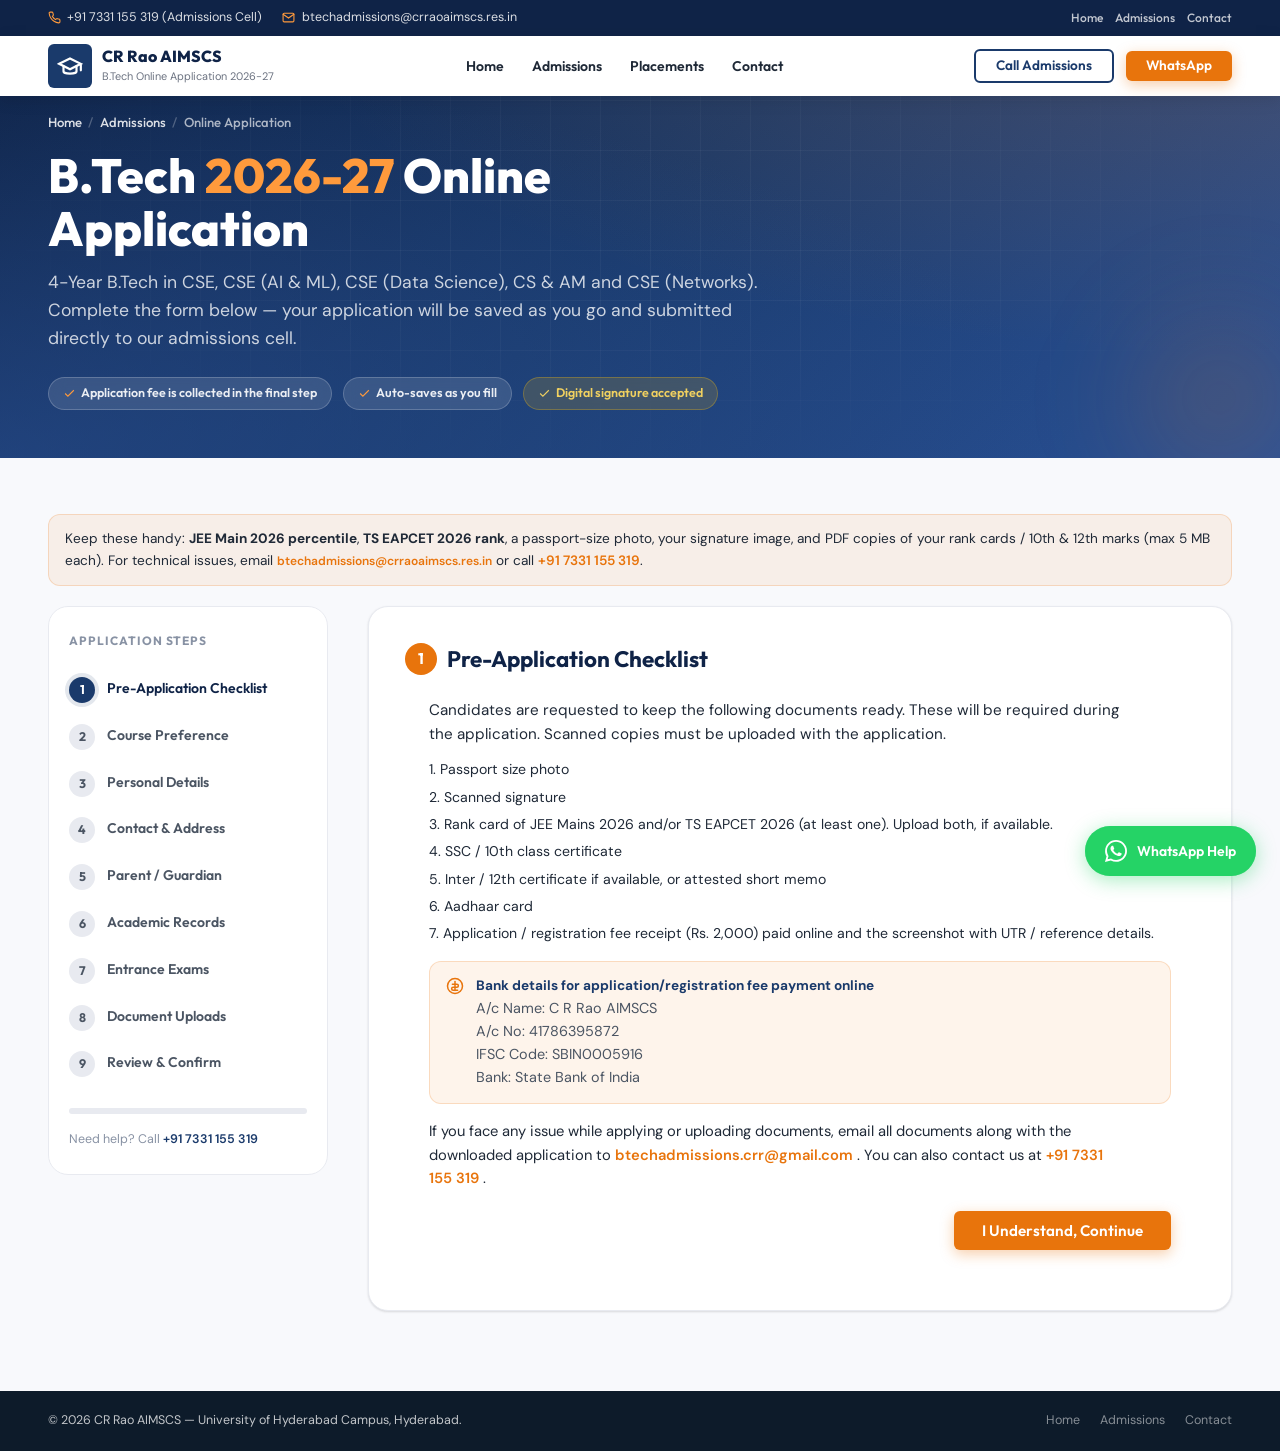
<file: pages/apply.html>
<!doctype html>
<html lang="en">
  <head>
    <meta charset="UTF-8" />
    <meta
      name="viewport"
      content="width=device-width, initial-scale=1.0, viewport-fit=cover"
    />
    <meta name="theme-color" content="#1a3a6b" />

    <title>B.Tech 2026-27 Online Application | CR Rao AIMSCS</title>
    <meta
      name="description"
      content="Apply online for the 4-Year B.Tech program at CR Rao AIMSCS for the academic year 2026-27. Specializations in CSE, AI &amp; ML, Data Science, CS &amp; AM and Networks."
    />
    <meta name="robots" content="noindex, nofollow" />

    <link
      rel="icon"
      type="image/svg+xml"
      href="data:image/svg+xml,%3Csvg xmlns='http://www.w3.org/2000/svg' viewBox='0 0 100 100'%3E%3Crect width='100' height='100' rx='18' fill='%231a3a6b'/%3E%3Ctext x='50' y='66' font-family='Outfit,sans-serif' font-size='52' font-weight='800' text-anchor='middle' fill='%23fff'%3ECR%3C/text%3E%3C/svg%3E"
    />

    <link rel="preconnect" href="https://fonts.googleapis.com" />
    <link rel="preconnect" href="https://fonts.gstatic.com" crossorigin />
    <link
      href="https://fonts.googleapis.com/css2?family=Outfit:wght@400;500;600;700;800&family=DM+Sans:wght@400;500;600;700&display=swap"
      rel="stylesheet"
    />

    <link rel="stylesheet" href="https://unpkg.com/aos@2.3.4/dist/aos.css" />
    <link rel="stylesheet" href="../css/main.css" />
  </head>
  <body>
    <!-- ===== SITE HEADER ===== -->
    <header class="site-header scrolled" id="siteHeader">
      <!-- ===== TOP BAR ===== -->
      <div class="top-bar">
        <div class="container top-bar-inner">
          <div class="top-bar-info">
            <span class="top-bar-item">
              <svg
                viewBox="0 0 24 24"
                fill="none"
                stroke="currentColor"
                stroke-width="2"
                stroke-linecap="round"
              >
                <path
                  d="M22 16.92v3a2 2 0 0 1-2.18 2 19.79 19.79 0 0 1-8.63-3.07 19.5 19.5 0 0 1-6-6 19.79 19.79 0 0 1-3.07-8.67A2 2 0 0 1 4.11 2h3a2 2 0 0 1 2 1.72 12.84 12.84 0 0 0 .7 2.81 2 2 0 0 1-.45 2.11L8.09 9.91a16 16 0 0 0 6 6l1.27-1.27a2 2 0 0 1 2.11-.45 12.84 12.84 0 0 0 2.81.7A2 2 0 0 1 22 16.92z"
                />
              </svg>
              +91 7331 155 319 (Admissions Cell)
            </span>
            <span class="top-bar-item">
              <svg
                viewBox="0 0 24 24"
                fill="none"
                stroke="currentColor"
                stroke-width="2"
                stroke-linecap="round"
              >
                <path
                  d="M4 4h16c1.1 0 2 .9 2 2v12c0 1.1-.9 2-2 2H4c-1.1 0-2-.9-2-2V6c0-1.1.9-2 2-2z"
                />
                <polyline points="22,6 12,13 2,6" />
              </svg>
              btechadmissions@crraoaimscs.res.in
            </span>
          </div>
          <div class="top-bar-links">
            <a href="../index.html">Home</a>
            <a href="admissions.html">Admissions</a>
            <a href="contact.html">Contact</a>
          </div>
        </div>
      </div>

      <!-- ===== NAVIGATION ===== -->
      <nav id="navbar" class="scrolled" aria-label="Primary">
        <div class="container nav-inner">
          <a href="../index.html" class="nav-logo">
            <span class="nav-logo-icon">
              <svg
                viewBox="0 0 24 24"
                fill="none"
                stroke="currentColor"
                stroke-width="2"
                stroke-linecap="round"
              >
                <path d="M22 10v6M2 10l10-5 10 5-10 5z" />
                <path d="M6 12v5c0 .5 1.5 2 6 2s6-1.5 6-2v-5" />
              </svg>
            </span>
            <span class="nav-logo-text">
              <span class="nav-logo-name" style="color: #0f2347"
                >CR Rao AIMSCS</span
              ><br />
              <span class="nav-logo-sub" style="color: #6b7280"
                >B.Tech Online Application 2026-27</span
              >
            </span>
          </a>

          <ul class="nav-links">
            <li class="nav-item">
              <a href="../index.html" class="nav-link">Home</a>
            </li>
            <li class="nav-item">
              <a href="admissions.html" class="nav-link">Admissions</a>
            </li>
            <li class="nav-item">
              <a href="placements.html" class="nav-link">Placements</a>
            </li>
            <li class="nav-item">
              <a href="contact.html" class="nav-link">Contact</a>
            </li>
          </ul>

          <div class="nav-cta">
            <a href="tel:+917331155319" class="btn btn-outline btn-sm"
              >Call Admissions</a
            >
            <a href="https://wa.me/917331155319" class="btn btn-primary btn-sm"
              >WhatsApp</a
            >
          </div>

          <button class="nav-toggle" id="navToggle" aria-label="Open menu">
            <span></span><span></span><span></span>
          </button>
        </div>
      </nav>
    </header>
    <!-- /site-header -->

    <div class="mobile-overlay" id="mobileOverlay"></div>
    <aside class="mobile-menu" id="mobileMenu">
      <div class="mobile-menu-header">
        <span class="nav-logo-text">
          <span class="nav-logo-name" style="color: #1a3a6b">CR Rao AIMSCS</span
          ><br />
          <span class="nav-logo-sub" style="color: #6b7280"
            >B.Tech Application</span
          >
        </span>
        <button class="mobile-close" id="mobileClose" aria-label="Close">
          <svg
            viewBox="0 0 24 24"
            fill="none"
            stroke="currentColor"
            stroke-width="2"
          >
            <line x1="18" y1="6" x2="6" y2="18" />
            <line x1="6" y1="6" x2="18" y2="18" />
          </svg>
        </button>
      </div>
      <ul class="mobile-nav-links">
        <li class="mobile-nav-item">
          <a href="../index.html" class="mobile-nav-link">Home</a>
        </li>
        <li class="mobile-nav-item">
          <a href="admissions.html" class="mobile-nav-link">Admissions 2026</a>
        </li>
        <li class="mobile-nav-item">
          <a href="placements.html" class="mobile-nav-link">Placements</a>
        </li>
        <li class="mobile-nav-item">
          <a href="contact.html" class="mobile-nav-link">Contact</a>
        </li>
      </ul>
      <div class="mobile-cta">
        <a href="https://wa.me/917331155319" class="btn btn-whatsapp btn-lg"
          >WhatsApp Counsellor</a
        >
      </div>
    </aside>

    <!-- <div
      class="lead-popup"
      id="preApplyNotice"
      role="dialog"
      aria-modal="true"
      aria-labelledby="preApplyTitle"
      aria-describedby="preApplyDesc"
      aria-hidden="true"
    >
      <div class="lead-popup-inner">
        <button
          class="lead-popup-close"
          type="button"
          data-close-notice
          aria-label="Close dialog"
        >
          <svg
            viewBox="0 0 24 24"
            fill="none"
            stroke="currentColor"
            stroke-width="2"
          >
            <line x1="18" y1="6" x2="6" y2="18" />
            <line x1="6" y1="6" x2="18" y2="18" />
          </svg>
        </button>
        <div class="lead-popup-header">
          <h3 id="preApplyTitle">Before You Apply</h3>
          <p id="preApplyDesc">
            Please keep the following documents ready. These will be required
            during the application.
          </p>
        </div>
        <div class="lead-popup-body">
          <p style="font-size: 0.95rem; color: var(--clr-gray-700)">
            Candidates are requested to note the following before applying
            online. Scanned copies must be uploaded with the application.
          </p>
          <ul class="fee-list" style="margin: 0.75rem 0 1rem; padding: 0">
            <li>1. Passport size photo</li>
            <li>2. Scanned signature</li>
            <li>
              3. Rank card of JEE Mains 2026 and/or TS EAPCET 2026 (at least
              one). Upload both, if available.
            </li>
            <li>4. SSC / 10th class certificate</li>
            <li>
              5. Inter / 12th certificate if available, or attested short memo
            </li>
            <li>6. Aadhaar card</li>
            <li>
              Application / registration fee receipt (Rs. 2,000) paid online and
              the screenshot with UTR / reference details.
            </li>
          </ul>

          <div class="apply-info-tile" style="margin: 0 0 1rem">
            <svg
              viewBox="0 0 24 24"
              fill="none"
              stroke="currentColor"
              stroke-width="2"
              stroke-linecap="round"
              aria-hidden="true"
            >
              <path d="M12 6v12" />
              <circle cx="12" cy="12" r="10" />
              <path d="M8.5 9.5h6a2 2 0 0 1 0 4h-5a2 2 0 0 0 0 4h6" />
            </svg>
            <div>
              <div style="font-weight: 700; color: var(--clr-primary)">
                Bank details for fee payment
              </div>
              <div style="font-size: 0.9rem; color: var(--clr-gray-600)">
                A/c Name: C R Rao AIMSCS<br />
                A/c No: 41786395872<br />
                IFSC Code: SBIN0005916<br />
                Bank: State Bank of India
              </div>
            </div>
          </div>

          <p style="font-size: 0.92rem; color: var(--clr-gray-700)">
            If you face any issue while applying or uploading documents, email
            all documents along with the downloaded application to
            <a
              href="mailto:btechadmissions.crr@gmail.com"
              style="color: var(--clr-accent); font-weight: 600"
              >btechadmissions.crr@gmail.com</a
            >. You can also contact us at
            <a
              href="tel:+917331155319"
              style="color: var(--clr-accent); font-weight: 600"
              >+91 7331 155 319</a
            >.
          </p>

          <div
            style="
              display: flex;
              justify-content: flex-end;
              flex-wrap: wrap;
              gap: 0.75rem;
              margin-top: 1.25rem;
            "
          >
            <button type="button" class="btn btn-primary" data-close-notice>
              I Understand, Continue
            </button>
          </div>
        </div>
      </div>
    </div> -->

    <!-- ===== PAGE HERO ===== -->
    <header class="page-hero">
      <div class="container">
        <nav class="breadcrumb" aria-label="Breadcrumb">
          <a href="../index.html">Home</a>
          <span class="breadcrumb-sep">/</span>
          <a href="admissions.html">Admissions</a>
          <span class="breadcrumb-sep">/</span>
          <span>Online Application</span>
        </nav>
        <h1 class="page-hero-title">
          B.Tech <span>2026-27</span> Online Application
        </h1>
        <p class="page-hero-sub">
          4-Year B.Tech in CSE, CSE (AI &amp; ML), CSE (Data Science), CS &amp;
          AM and CSE (Networks). Complete the form below — your application will
          be saved as you go and submitted directly to our admissions cell.
        </p>
        <div class="page-hero-actions">
          <span class="hero-badge"
            ><svg
              viewBox="0 0 24 24"
              fill="none"
              stroke="currentColor"
              stroke-width="2"
            >
              <polyline points="20 6 9 17 4 12" />
            </svg>
            Application fee is collected in the final step</span
          >
          <span class="hero-badge"
            ><svg
              viewBox="0 0 24 24"
              fill="none"
              stroke="currentColor"
              stroke-width="2"
            >
              <polyline points="20 6 9 17 4 12" />
            </svg>
            Auto-saves as you fill</span
          >
          <span class="hero-badge gold"
            ><svg
              viewBox="0 0 24 24"
              fill="none"
              stroke="currentColor"
              stroke-width="2"
            >
              <polyline points="20 6 9 17 4 12" />
            </svg>
            Digital signature accepted</span
          >
        </div>
      </div>
    </header>

    <!-- ===== APPLICATION SHELL ===== -->
    <section class="apply-shell">
      <div class="container">
        <div class="apply-info-tile">
          <div>
            Keep these handy: <strong>JEE Main 2026 percentile</strong>,
            <strong>TS EAPCET 2026 rank</strong>, a passport-size photo, your
            signature image, and PDF copies of your rank cards / 10th &amp; 12th
            marks (max 5 MB each). For technical issues, email
            <a
              href="mailto:btechadmissions@crraoaimscs.res.in"
              style="color: var(--clr-accent); font-weight: 600; font-size: 12px;"
              >btechadmissions@crraoaimscs.res.in</a
            >
            or call
            <a
              href="tel:+917331155319"
              style="color: var(--clr-accent); font-weight: 600"
              >+91 7331 155 319</a
            >.
          </div>
        </div>

        <div class="apply-grid">
          <!-- Step rail -->
          <aside class="step-rail" aria-label="Form steps">
            <div class="step-rail-title">Application Steps</div>
            <ol class="step-list" id="stepList">
              <li class="active" data-step="1">Pre-Application Checklist</li>
              <li data-step="2">Course Preference</li>
              <li data-step="3">Personal Details</li>
              <li data-step="4">Contact &amp; Address</li>
              <li data-step="5">Parent / Guardian</li>
              <li data-step="6">Academic Records</li>
              <li data-step="7">Entrance Exams</li>
              <li data-step="8">Document Uploads</li>
              <li data-step="9">Review &amp; Confirm</li>
            </ol>
            <div class="step-rail-progress">
              <div class="step-rail-progress-bar" id="progressBar"></div>
            </div>
            <p
              style="
                font-size: 0.78rem;
                color: var(--clr-gray-400);
                margin-top: 1rem;
              "
            >
              Need help? Call
              <a
                href="tel:+917331155319"
                style="color: var(--clr-primary); font-weight: 600"
                >+91 7331 155 319</a
              >
            </p>
          </aside>

          <!-- Form -->
          <main class="apply-panel">
            <!-- Mobile-only compact step indicator (hidden on desktop) -->
            <div class="step-indicator-mobile" id="stepIndicatorMobile">
              <div class="sim-meta">
                <span class="sim-label"
                  >Step <strong id="simCurrent">1</strong> of 9</span
                >
                <span class="sim-name" id="simName">Pre-Application Checklist</span>
              </div>
              <div class="sim-bar">
                <div class="sim-bar-fill" id="simBarFill"></div>
              </div>
            </div>

            <form id="applyForm" novalidate>
              <!-- Step 1: Notice -->
              <section class="apply-step active" data-step="1">
                <h2><span class="apply-step-num">1</span> Pre-Application Checklist</h2>

                <!-- <p class="apply-step-sub">
                  Please keep the following documents ready. These will be
                  required during the application.
                </p> -->

                <div class="lead-popup-body">
                  <p style="font-size: 0.95rem; color: var(--clr-gray-700)">
                    Candidates are requested to keep the following documents
                    ready. These will be required during the application.
                    Scanned copies must be uploaded with the application.
                  </p>

                  <ul
                    class="fee-list"
                    style="margin: 0.75rem 0 1rem; padding: 0"
                  >
                    <li>1. Passport size photo</li>
                    <li>2. Scanned signature</li>
                    <li>
                      3. Rank card of JEE Mains 2026 and/or TS EAPCET 2026 (at
                      least one). Upload both, if available.
                    </li>
                    <li>4. SSC / 10th class certificate</li>
                    <li>
                      5. Inter / 12th certificate if available, or attested
                      short memo
                    </li>
                    <li>6. Aadhaar card</li>
                    <li>
                      7. Application / registration fee receipt (Rs. 2,000) paid
                      online and the screenshot with UTR / reference details.
                    </li>
                  </ul>

                  <div class="apply-info-tile" style="margin: 0 0 1rem">
                    <svg
                      viewBox="0 0 24 24"
                      fill="none"
                      stroke="currentColor"
                      stroke-width="2"
                      stroke-linecap="round"
                      aria-hidden="true"
                    >
                      <path d="M12 6v12" />
                      <circle cx="12" cy="12" r="10" />
                      <path d="M8.5 9.5h6a2 2 0 0 1 0 4h-5a2 2 0 0 0 0 4h6" />
                    </svg>

                    <div>
                      <div style="font-weight: 700; color: var(--clr-primary)">
                        Bank details for application/registration fee payment online
                      </div>

                      <div
                        style="font-size: 0.9rem; color: var(--clr-gray-600)"
                      >
                        A/c Name: C R Rao AIMSCS<br />
                        A/c No: 41786395872<br />
                        IFSC Code: SBIN0005916<br />
                        Bank: State Bank of India
                      </div>
                    </div>
                  </div>

                  <p style="font-size: 0.92rem; color: var(--clr-gray-700)">
                    If you face any issue while applying or uploading documents,
                    email all documents along with the downloaded application to

                    <a
                      href="mailto:btechadmissions.crr@gmail.com"
                      style="color: var(--clr-accent); font-weight: 600"
                    >
                      btechadmissions.crr@gmail.com
                    </a>

                    . You can also contact us at

                    <a
                      href="tel:+917331155319"
                      style="color: var(--clr-accent); font-weight: 600"
                    >
                      +91 7331 155 319
                    </a>
                    .
                  </p>

                  <div
                    style="
                      display: flex;
                      justify-content: flex-end;
                      flex-wrap: wrap;
                      gap: 0.75rem;
                      margin-top: 1.25rem;
                    "
                  >
                    <button type="button" class="btn btn-primary" data-next>
                      I Understand, Continue
                    </button>
                  </div>
                </div>
              </section>

              <!-- ============== STEP 2: COURSE PREFERENCE ============== -->
              <section class="apply-step" data-step="2">
                <h2><span class="apply-step-num">2</span> Course Preference</h2>
                <p class="apply-step-sub">
                  Rank the five B.Tech specializations in your order of
                  preference (1 = most preferred). Each rank can be assigned to
                  only one program.
                </p>

                <div class="preference-list">
                  <div class="preference-row">
                    <span class="preference-row-name"
                      >B.Tech CSE (Data Science)</span
                    >
                    <select name="pref_ds" class="pref-select" required>
                      <option value="">Rank</option>
                      <option>1</option>
                      <option>2</option>
                      <option>3</option>
                      <option>4</option>
                      <option>5</option>
                      <option value="0">Not interested</option>
                    </select>
                  </div>
                  <div class="preference-row">
                    <span class="preference-row-name">B.Tech CSE (Core)</span>
                    <select name="pref_cse" class="pref-select" required>
                      <option value="">Rank</option>
                      <option>1</option>
                      <option>2</option>
                      <option>3</option>
                      <option>4</option>
                      <option>5</option>
                      <option value="0">Not interested</option>
                    </select>
                  </div>
                  <div class="preference-row">
                    <span class="preference-row-name"
                      >B.Tech CSE (AI &amp; ML)</span
                    >
                    <select name="pref_aiml" class="pref-select" required>
                      <option value="">Rank</option>
                      <option>1</option>
                      <option>2</option>
                      <option>3</option>
                      <option>4</option>
                      <option>5</option>
                      <option value="0">Not interested</option>
                    </select>
                  </div>
                  <div class="preference-row">
                    <span class="preference-row-name"
                      >B.Tech CS &amp; AM (Computer Science &amp; Applied
                      Mathematics)</span
                    >
                    <select name="pref_csam" class="pref-select" required>
                      <option value="">Rank</option>
                      <option>1</option>
                      <option>2</option>
                      <option>3</option>
                      <option>4</option>
                      <option>5</option>
                      <option value="0">Not interested</option>
                    </select>
                  </div>
                  <div class="preference-row">
                    <span class="preference-row-name"
                      >B.Tech CSE (Networks)</span
                    >
                    <select name="pref_net" class="pref-select" required>
                      <option value="">Rank</option>
                      <option>1</option>
                      <option>2</option>
                      <option>3</option>
                      <option>4</option>
                      <option>5</option>
                      <option value="0">Not interested</option>
                    </select>
                  </div>
                </div>

                <div class="step-nav">
                  <button type="button" class="btn btn-back" data-prev>
                    Back
                  </button>
                  <button type="button" class="btn btn-primary" data-next>
                    Next: Personal Details
                    <svg
                      viewBox="0 0 24 24"
                      fill="none"
                      stroke="currentColor"
                      stroke-width="2.5"
                      stroke-linecap="round"
                      width="16"
                      height="16"
                    >
                      <line x1="5" y1="12" x2="19" y2="12" />
                      <polyline points="12 5 19 12 12 19" />
                    </svg>
                  </button>
                </div>
              </section>

              <!-- ============== STEP 3: PERSONAL DETAILS ============== -->
              <section class="apply-step" data-step="3">
                <h2><span class="apply-step-num">3</span> Personal Details</h2>
                <p class="apply-step-sub">
                  Enter your details exactly as per your SSC (Class&nbsp;10)
                  certificate.
                </p>

                <div class="field-grid two">
                  <div class="form-group span-2">
                    <label class="form-label" for="f-name"
                      >Full Name (as per SSC)<span class="required-mark"
                        >*</span
                      ></label
                    >
                    <input
                      class="form-input"
                      id="f-name"
                      name="full_name"
                      type="text"
                      autocomplete="name"
                      pattern="[A-Za-z\s\.\-]+"
                      title="Name must contain letters only (no numbers or special characters)"
                      required
                    />
                  </div>

                  <div class="form-group">
                    <label class="form-label" for="f-fname"
                      >Father's Name<span class="required-mark">*</span></label
                    >
                    <input
                      class="form-input"
                      id="f-fname"
                      name="father_name"
                      type="text"
                      pattern="[A-Za-z\s\.\-]+"
                      title="Name must contain letters only (no numbers or special characters)"
                      required
                    />
                  </div>
                  <div class="form-group">
                    <label class="form-label" for="f-mname"
                      >Mother's Name<span class="required-mark">*</span></label
                    >
                    <input
                      class="form-input"
                      id="f-mname"
                      name="mother_name"
                      type="text"
                      pattern="[A-Za-z\s\.\-]+"
                      title="Name must contain letters only (no numbers or special characters)"
                      required
                    />
                  </div>

                  <div class="form-group">
                    <label class="form-label" for="f-dob"
                      >Date of Birth<span class="required-mark">*</span></label
                    >
                    <input
                      class="form-input"
                      id="f-dob"
                      name="dob"
                      type="date"
                      required
                    />
                  </div>
                  <div class="form-group">
                    <label class="form-label"
                      >Gender<span class="required-mark">*</span></label
                    >
                    <div class="radio-group">
                      <label class="radio-pill"
                        ><input
                          type="radio"
                          name="gender"
                          value="Male"
                          required
                        /><span>Male</span></label
                      >
                      <label class="radio-pill"
                        ><input
                          type="radio"
                          name="gender"
                          value="Female"
                        /><span>Female</span></label
                      >
                      <label class="radio-pill"
                        ><input type="radio" name="gender" value="Other" /><span
                          >Other</span
                        ></label
                      >
                    </div>
                  </div>

                  <div class="form-group">
                    <label class="form-label" for="f-cat"
                      >Category<span class="required-mark">*</span></label
                    >
                    <select
                      class="form-select"
                      id="f-cat"
                      name="category"
                      required
                    >
                      <option value="">— Select —</option>
                      <option>OC</option>
                      <option>OBC</option>
                      <option>BC-A</option>
                      <option>BC-B</option>
                      <option>BC-C</option>
                      <option>BC-D</option>
                      <option>BC-E</option>
                      <option>SC</option>
                      <option>ST</option>
                      <option>EWS</option>
                    </select>
                  </div>
                  <div class="form-group">
                    <label class="form-label" for="f-religion"
                      >Religion<span class="required-mark">*</span></label
                    >
                    <input
                      class="form-input"
                      id="f-religion"
                      name="religion"
                      type="text"
                      required
                    />
                  </div>

                  <div class="form-group">
                    <label class="form-label" for="f-tongue"
                      >Mother Tongue</label
                    >
                    <input
                      class="form-input"
                      id="f-tongue"
                      name="mother_tongue"
                      type="text"
                    />
                  </div>
                  <div class="form-group">
                    <label class="form-label" for="f-nat"
                      >Nationality<span class="required-mark">*</span></label
                    >
                    <input
                      class="form-input"
                      id="f-nat"
                      name="nationality"
                      type="text"
                      value="Indian"
                      required
                    />
                  </div>

                  <div class="form-group">
                    <label class="form-label" for="f-aadhaar"
                      >Aadhaar Number<span class="required-mark">*</span></label
                    >
                    <input
                      class="form-input"
                      id="f-aadhaar"
                      name="aadhaar"
                      type="text"
                      inputmode="numeric"
                      maxlength="14"
                      placeholder="XXXX XXXX XXXX"
                      required
                    />
                  </div>
                  <div class="form-group">
                    <label class="form-label" for="f-blood">Blood Group</label>
                    <select class="form-select" id="f-blood" name="blood_group">
                      <option value="">— Select —</option>
                      <option>A+</option>
                      <option>A-</option>
                      <option>B+</option>
                      <option>B-</option>
                      <option>O+</option>
                      <option>O-</option>
                      <option>AB+</option>
                      <option>AB-</option>
                    </select>
                  </div>
                </div>

                <div class="step-nav">
                  <button type="button" class="btn btn-back" data-prev>
                    Back
                  </button>
                  <button type="button" class="btn btn-primary" data-next>
                    Next: Contact &amp; Address
                    <svg
                      viewBox="0 0 24 24"
                      fill="none"
                      stroke="currentColor"
                      stroke-width="2.5"
                      stroke-linecap="round"
                      width="16"
                      height="16"
                    >
                      <line x1="5" y1="12" x2="19" y2="12" />
                      <polyline points="12 5 19 12 12 19" />
                    </svg>
                  </button>
                </div>
              </section>

              <!-- ============== STEP 4: CONTACT & ADDRESS ============== -->
              <section class="apply-step" data-step="4">
                <h2>
                  <span class="apply-step-num">4</span> Contact &amp; Address
                </h2>
                <p class="apply-step-sub">
                  All admission communication will go to this email and mobile
                  number.
                </p>

                <div class="field-grid two">
                  <div class="form-group">
                    <label class="form-label" for="f-email"
                      >Student Email<span class="required-mark">*</span></label
                    >
                    <input
                      class="form-input"
                      id="f-email"
                      name="email"
                      type="email"
                      autocomplete="email"
                      required
                    />
                  </div>
                  <div class="form-group">
                    <label class="form-label" for="f-mobile"
                      >Student Mobile<span class="required-mark">*</span></label
                    >
                    <input
                      class="form-input"
                      id="f-mobile"
                      name="mobile"
                      type="tel"
                      autocomplete="tel"
                      placeholder="10-digit mobile"
                      required
                    />
                  </div>

                  <div class="form-group span-2">
                    <label class="form-label" for="f-addr"
                      >Permanent Address<span class="required-mark"
                        >*</span
                      ></label
                    >
                    <textarea
                      class="form-input"
                      id="f-addr"
                      name="address"
                      rows="3"
                      required
                    ></textarea>
                  </div>

                  <div class="form-group">
                    <label class="form-label" for="f-city"
                      >City / Town<span class="required-mark">*</span></label
                    >
                    <input
                      class="form-input"
                      id="f-city"
                      name="city"
                      type="text"
                      required
                    />
                  </div>
                  <div class="form-group">
                    <label class="form-label" for="f-state"
                      >State<span class="required-mark">*</span></label
                    >
                    <input
                      class="form-input"
                      id="f-state"
                      name="state"
                      type="text"
                      value="Telangana"
                      required
                    />
                  </div>

                  <div class="form-group">
                    <label class="form-label" for="f-pin"
                      >PIN Code<span class="required-mark">*</span></label
                    >
                    <input
                      class="form-input"
                      id="f-pin"
                      name="pin"
                      type="text"
                      inputmode="numeric"
                      maxlength="6"
                      required
                    />
                  </div>
                  <div class="form-group">
                    <label class="form-label" for="f-country"
                      >Country<span class="required-mark">*</span></label
                    >
                    <input
                      class="form-input"
                      id="f-country"
                      name="country"
                      type="text"
                      value="India"
                      required
                    />
                  </div>
                </div>

                <div class="step-nav">
                  <button type="button" class="btn btn-back" data-prev>
                    Back
                  </button>
                  <button type="button" class="btn btn-primary" data-next>
                    Next: Parent / Guardian
                    <svg
                      viewBox="0 0 24 24"
                      fill="none"
                      stroke="currentColor"
                      stroke-width="2.5"
                      stroke-linecap="round"
                      width="16"
                      height="16"
                    >
                      <line x1="5" y1="12" x2="19" y2="12" />
                      <polyline points="12 5 19 12 12 19" />
                    </svg>
                  </button>
                </div>
              </section>

              <!-- ============== STEP 5: PARENT / GUARDIAN ============== -->
              <section class="apply-step" data-step="5">
                <h2>
                  <span class="apply-step-num">5</span> Parent / Guardian
                  Details
                </h2>
                <p class="apply-step-sub">
                  We may contact your parent or guardian during the admissions
                  process.
                </p>

                <div class="field-grid two">
                  <div class="form-group">
                    <label class="form-label" for="f-pname"
                      >Parent / Guardian Name<span class="required-mark"
                        >*</span
                      ></label
                    >
                    <input
                      class="form-input"
                      id="f-pname"
                      name="parent_name"
                      type="text"
                      pattern="[A-Za-z\s\.\-]+"
                      title="Name must contain letters only (no numbers or special characters)"
                      required
                    />
                  </div>
                  <div class="form-group">
                    <label class="form-label" for="f-prel"
                      >Relationship<span class="required-mark">*</span></label
                    >
                    <select
                      class="form-select"
                      id="f-prel"
                      name="parent_relation"
                      required
                    >
                      <option value="">— Select —</option>
                      <option>Father</option>
                      <option>Mother</option>
                      <option>Guardian</option>
                    </select>
                  </div>

                  <div class="form-group">
                    <label class="form-label" for="f-pmobile"
                      >Parent Mobile<span class="required-mark">*</span></label
                    >
                    <input
                      class="form-input"
                      id="f-pmobile"
                      name="parent_mobile"
                      type="tel"
                      placeholder="10-digit mobile"
                      required
                    />
                  </div>
                  <div class="form-group">
                    <label class="form-label" for="f-pemail"
                      >Parent Email<span class="required-mark">*</span></label
                    >
                    <input
                      class="form-input"
                      id="f-pemail"
                      name="parent_email"
                      type="email"
                      required
                    />
                  </div>

                  <div class="form-group">
                    <label class="form-label" for="f-pocc">Occupation</label>
                    <input
                      class="form-input"
                      id="f-pocc"
                      name="parent_occupation"
                      type="text"
                    />
                  </div>
                  <div class="form-group">
                    <label class="form-label" for="f-pinc"
                      >Annual Family Income (₹)</label
                    >
                    <select
                      class="form-select"
                      id="f-pinc"
                      name="family_income"
                    >
                      <option value="">— Select —</option>
                      <option>Below 1 Lakh</option>
                      <option>1 – 3 Lakh</option>
                      <option>3 – 6 Lakh</option>
                      <option>6 – 10 Lakh</option>
                      <option>10 – 25 Lakh</option>
                      <option>Above 25 Lakh</option>
                    </select>
                  </div>

                  <div class="form-group span-2">
                    <label class="form-label" for="f-gname"
                      >Local Guardian (if different from parent)</label
                    >
                    <input
                      class="form-input"
                      id="f-gname"
                      name="local_guardian"
                      type="text"
                      placeholder="Name &amp; mobile (optional)"
                    />
                  </div>
                </div>

                <div class="step-nav">
                  <button type="button" class="btn btn-back" data-prev>
                    Back
                  </button>
                  <button type="button" class="btn btn-primary" data-next>
                    Next: Academic Records
                    <svg
                      viewBox="0 0 24 24"
                      fill="none"
                      stroke="currentColor"
                      stroke-width="2.5"
                      stroke-linecap="round"
                      width="16"
                      height="16"
                    >
                      <line x1="5" y1="12" x2="19" y2="12" />
                      <polyline points="12 5 19 12 12 19" />
                    </svg>
                  </button>
                </div>
              </section>

              <!-- ============== STEP 6: ACADEMIC RECORDS ============== -->
              <section class="apply-step" data-step="6">
                <h2><span class="apply-step-num">6</span> Academic Records</h2>
                <p class="apply-step-sub">
                  Class 10 (SSC) and Class 12 (Intermediate / equivalent)
                  details.
                </p>

                <h3
                  style="
                    font-size: 1rem;
                    color: var(--clr-primary);
                    margin: 0 0 0.6rem;
                  "
                >
                  Class 10 / SSC
                </h3>
                <div class="field-grid two">
                  <div class="form-group">
                    <label class="form-label" for="f-10sch"
                      >School Name<span class="required-mark">*</span></label
                    >
                    <input
                      class="form-input"
                      id="f-10sch"
                      name="ssc_school"
                      type="text"
                      required
                    />
                  </div>
                  <div class="form-group">
                    <label class="form-label" for="f-10board"
                      >Board<span class="required-mark">*</span></label
                    >
                    <input
                      class="form-input"
                      id="f-10board"
                      name="ssc_board"
                      type="text"
                      placeholder="e.g. CBSE, TS Board"
                      required
                    />
                  </div>
                  <div class="form-group">
                    <label class="form-label" for="f-10year"
                      >Year of Passing<span class="required-mark"
                        >*</span
                      ></label
                    >
                    <input
                      class="form-input"
                      id="f-10year"
                      name="ssc_year"
                      type="number"
                      min="2000"
                      max="2026"
                      required
                    />
                  </div>
                  <div class="form-group">
                    <label class="form-label" for="f-10pct"
                      >Percentage / GPA<span class="required-mark"
                        >*</span
                      ></label
                    >
                    <input
                      class="form-input"
                      id="f-10pct"
                      name="ssc_pct"
                      type="text"
                      required
                    />
                  </div>
                </div>

                <h3
                  style="
                    font-size: 1rem;
                    color: var(--clr-primary);
                    margin: 1.5rem 0 0.6rem;
                  "
                >
                  Class 12 / Intermediate
                </h3>
                <div class="field-grid two">
                  <div class="form-group">
                    <label class="form-label" for="f-12sch"
                      >College / School<span class="required-mark"
                        >*</span
                      ></label
                    >
                    <input
                      class="form-input"
                      id="f-12sch"
                      name="hsc_school"
                      type="text"
                      required
                    />
                  </div>
                  <div class="form-group">
                    <label class="form-label" for="f-12board"
                      >Board<span class="required-mark">*</span></label
                    >
                    <input
                      class="form-input"
                      id="f-12board"
                      name="hsc_board"
                      type="text"
                      placeholder="e.g. CBSE, TS Board"
                      required
                    />
                  </div>
                  <div class="form-group">
                    <label class="form-label" for="f-12year"
                      >Year of Passing<span class="required-mark"
                        >*</span
                      ></label
                    >
                    <input
                      class="form-input"
                      id="f-12year"
                      name="hsc_year"
                      type="number"
                      min="2020"
                      max="2027"
                      value="2026"
                      required
                    />
                  </div>
                  <div class="form-group">
                    <label class="form-label" for="f-12pct"
                      >Percentage / GPA / Status<span class="required-mark"
                        >*</span
                      ></label
                    >
                    <input
                      class="form-input"
                      id="f-12pct"
                      name="hsc_pct"
                      type="text"
                      placeholder="e.g. 92% or Awaiting Result"
                      required
                    />
                  </div>
                  <div class="form-group">
                    <label class="form-label" for="f-12math"
                      >Maths Marks (out of 100)<span class="required-mark"
                        >*</span
                      ></label
                    >
                    <input
                      class="form-input"
                      id="f-12math"
                      name="hsc_math"
                      type="number"
                      min="0"
                      max="100"
                      required
                    />
                  </div>
                  <div class="form-group">
                    <label class="form-label" for="f-12phy"
                      >Physics Marks (out of 100)<span class="required-mark"
                        >*</span
                      ></label
                    >
                    <input
                      class="form-input"
                      id="f-12phy"
                      name="hsc_physics"
                      type="number"
                      min="0"
                      max="100"
                      required
                    />
                  </div>
                  <div class="form-group">
                    <label class="form-label" for="f-12chem"
                      >Chemistry Marks (out of 100)<span class="required-mark"
                        >*</span
                      ></label
                    >
                    <input
                      class="form-input"
                      id="f-12chem"
                      name="hsc_chemistry"
                      type="number"
                      min="0"
                      max="100"
                      required
                    />
                  </div>
                  <div class="form-group">
                    <label class="form-label" for="f-12mpc"
                      >MPC Group Percentage (%)<span class="required-mark"
                        >*</span
                      ></label
                    >
                    <input
                      class="form-input"
                      id="f-12mpc"
                      name="hsc_mpc_pct"
                      type="number"
                      step="0.01"
                      min="0"
                      max="100"
                      placeholder="e.g. 91.33"
                      required
                    />
                  </div>
                </div>

                <div class="step-nav">
                  <button type="button" class="btn btn-back" data-prev>
                    Back
                  </button>
                  <button type="button" class="btn btn-primary" data-next>
                    Next: Entrance Exams
                    <svg
                      viewBox="0 0 24 24"
                      fill="none"
                      stroke="currentColor"
                      stroke-width="2.5"
                      stroke-linecap="round"
                      width="16"
                      height="16"
                    >
                      <line x1="5" y1="12" x2="19" y2="12" />
                      <polyline points="12 5 19 12 12 19" />
                    </svg>
                  </button>
                </div>
              </section>

              <!-- ============== STEP 7: ENTRANCE EXAMS ============== -->
              <section class="apply-step" data-step="7">
                <h2>
                  <span class="apply-step-num">7</span> Entrance Examinations
                </h2>
                <p class="apply-step-sub">
                  Provide whichever exam scores are available — at least one of
                  JEE Main 2026 or TS EAPCET 2026 is required.
                </p>

                <h3
                  style="
                    font-size: 1rem;
                    color: var(--clr-primary);
                    margin: 0 0 0.6rem;
                  "
                >
                  JEE Main 2026
                </h3>
                <div class="field-grid two">
                  <div class="form-group">
                    <label class="form-label" for="f-jeepct"
                      >JEE Main 2026 Percentile</label
                    >
                    <input
                      class="form-input"
                      id="f-jeepct"
                      name="jee_percentile"
                      type="number"
                      step="0.0001"
                      min="0"
                      max="100"
                      placeholder="e.g. 95.4321"
                    />
                  </div>
                  <div class="form-group">
                    <label class="form-label" for="f-jeerno"
                      >JEE Application / Roll No.</label
                    >
                    <input
                      class="form-input"
                      id="f-jeerno"
                      name="jee_roll"
                      type="text"
                    />
                  </div>
                </div>

                <h3
                  style="
                    font-size: 1rem;
                    color: var(--clr-primary);
                    margin: 1.5rem 0 0.6rem;
                  "
                >
                  TS EAPCET 2026
                </h3>
                <div class="field-grid two">
                  <div class="form-group">
                    <label class="form-label" for="f-eaprank"
                      >TS EAPCET 2026 Rank</label
                    >
                    <input
                      class="form-input"
                      id="f-eaprank"
                      name="eapcet_rank"
                      type="number"
                      min="1"
                      placeholder="e.g. 1542"
                    />
                  </div>
                  <div class="form-group">
                    <label class="form-label" for="f-eaphall"
                      >EAPCET Hall Ticket No.</label
                    >
                    <input
                      class="form-input"
                      id="f-eaphall"
                      name="eapcet_hall"
                      type="text"
                    />
                  </div>
                </div>

                <!-- <h3 style="font-size:1rem;color:var(--clr-primary);margin:1.5rem 0 0.6rem;">AP EAPCET 2026</h3>
            <div class="field-grid two">
              <div class="form-group">
                <label class="form-label" for="f-apeaprank">AP EAPCET 2026 Rank</label>
                <input class="form-input" id="f-apeaprank" name="ap_eapcet_rank" type="number" min="1" placeholder="e.g. 3210" />
              </div>
              <div class="form-group">
                <label class="form-label" for="f-apeaphall">AP EAPCET Hall Ticket No.</label>
                <input class="form-input" id="f-apeaphall" name="ap_eapcet_hall" type="text" />
              </div>
            </div> -->

                <div class="step-nav">
                  <button type="button" class="btn btn-back" data-prev>
                    Back
                  </button>
                  <button type="button" class="btn btn-primary" data-next>
                    Next: Document Uploads
                    <svg
                      viewBox="0 0 24 24"
                      fill="none"
                      stroke="currentColor"
                      stroke-width="2.5"
                      stroke-linecap="round"
                      width="16"
                      height="16"
                    >
                      <line x1="5" y1="12" x2="19" y2="12" />
                      <polyline points="12 5 19 12 12 19" />
                    </svg>
                  </button>
                </div>
              </section>

              <!-- ============== STEP 8: DOCUMENT UPLOADS ============== -->
              <section class="apply-step" data-step="8">
                <h2><span class="apply-step-num">8</span> Document Uploads</h2>
                <p class="apply-step-sub">
                  Upload PDF / JPG / PNG files. Each file should be under
                  5&nbsp;MB. If you face technical issues, you can email them to
                  <a
                    href="mailto:btechadmissions@crraoaimscs.res.in"
                    style="color: var(--clr-accent); font-weight: 600"
                    >btechadmissions@crraoaimscs.res.in</a
                  >
                  with your reference ID.
                </p>

                <div class="upload-grid">
                  <div class="form-group">
                    <label class="form-label"
                      >Passport Size Photo<span class="required-mark"
                        >*</span
                      ></label
                    >
                    <div class="file-upload">
                      <label class="file-upload-label" for="up-photo">
                        <svg
                          viewBox="0 0 24 24"
                          fill="none"
                          stroke="currentColor"
                          stroke-width="2"
                          stroke-linecap="round"
                        >
                          <rect x="3" y="3" width="18" height="18" rx="2" />
                          <circle cx="9" cy="9" r="2" />
                          <polyline points="21 15 16 10 5 21" />
                        </svg>
                        <span class="file-prompt">Click to upload photo</span>
                        <span class="file-hint">JPG / PNG, &lt;2 MB</span>
                      </label>
                      <input
                        type="file"
                        id="up-photo"
                        name="upload_photo"
                        accept="image/*"
                        required
                      />
                      <span class="file-upload-name"></span>
                    </div>
                  </div>

                  <div class="form-group">
                    <label class="form-label"
                      >Signature Image<span class="required-mark"
                        >*</span
                      ></label
                    >
                    <div class="file-upload">
                      <label class="file-upload-label" for="up-sig">
                        <svg
                          viewBox="0 0 24 24"
                          fill="none"
                          stroke="currentColor"
                          stroke-width="2"
                          stroke-linecap="round"
                        >
                          <path d="M12 19l7-7 3 3-7 7-3-3z" />
                          <path d="M18 13l-1.5-7.5L2 2l3.5 14.5L13 18l5-5z" />
                          <path d="M2 2l7.586 7.586" />
                          <circle cx="11" cy="11" r="2" />
                        </svg>
                        <span class="file-prompt"
                          >Upload scanned signature</span
                        >
                        <span class="file-hint">JPG / PNG, &lt;2 MB</span>
                      </label>
                      <input
                        type="file"
                        id="up-sig"
                        name="upload_signature"
                        accept="image/*"
                      />
                      <span class="file-upload-name"></span>
                    </div>
                  </div>
                </div>
                <p
                  style="
                    font-size: 0.78rem;
                    color: var(--clr-gray-500);
                    margin: 0.4rem 0 0;
                  "
                >
                  <strong>Note:</strong> Upload a scanned signature
                  <strong>or</strong> draw it on the signature pad in Step 8 —
                  at least one is required.
                </p>

                <!-- Rank Card group — at least one required -->
                <h3
                  style="
                    font-size: 1rem;
                    color: var(--clr-primary);
                    margin: 1.5rem 0 0.25rem;
                  "
                >
                  Entrance Exam Rank Card<span class="required-mark">*</span>
                </h3>
                <p
                  style="
                    font-size: 0.82rem;
                    color: var(--clr-gray-500);
                    margin: 0 0 0.75rem;
                  "
                >
                  Upload <strong>at least one</strong> rank card: JEE Main 2026 or TS EAPCET 2026.
                </p>
                <div
                  id="rankCardError"
                  style="
                    display: none;
                    font-size: 0.78rem;
                    color: #dc2626;
                    margin-bottom: 0.5rem;
                  "
                >
                  Please upload at least one entrance exam rank card.
                </div>
                <div class="upload-grid">
                  <div class="form-group">
                    <label class="form-label">JEE Main 2026 Rank Card</label>
                    <div class="file-upload">
                      <label class="file-upload-label" for="up-jee">
                        <svg
                          viewBox="0 0 24 24"
                          fill="none"
                          stroke="currentColor"
                          stroke-width="2"
                          stroke-linecap="round"
                        >
                          <path
                            d="M14 2H6a2 2 0 0 0-2 2v16a2 2 0 0 0 2 2h12a2 2 0 0 0 2-2V8z"
                          />
                          <polyline points="14 2 14 8 20 8" />
                        </svg>
                        <span class="file-prompt">Upload JEE rank card</span>
                        <span class="file-hint">PDF / JPG, &lt;5 MB</span>
                      </label>
                      <input
                        type="file"
                        id="up-jee"
                        name="upload_jee"
                        accept=".pdf,image/*"
                        class="rank-card-input"
                      />
                      <span class="file-upload-name"></span>
                    </div>
                  </div>

                  <div class="form-group">
                    <label class="form-label">TS EAPCET 2026 Rank Card</label>
                    <div class="file-upload">
                      <label class="file-upload-label" for="up-ts-eapcet">
                        <svg
                          viewBox="0 0 24 24"
                          fill="none"
                          stroke="currentColor"
                          stroke-width="2"
                          stroke-linecap="round"
                        >
                          <path
                            d="M14 2H6a2 2 0 0 0-2 2v16a2 2 0 0 0 2 2h12a2 2 0 0 0 2-2V8z"
                          />
                          <polyline points="14 2 14 8 20 8" />
                        </svg>
                        <span class="file-prompt"
                          >Upload TS EAPCET rank card</span
                        >
                        <span class="file-hint">PDF / JPG, &lt;5 MB</span>
                      </label>
                      <input
                        type="file"
                        id="up-ts-eapcet"
                        name="upload_ts-eapcet"
                        accept=".pdf,image/*"
                        class="rank-card-input"
                      />
                      <span class="file-upload-name"></span>
                    </div>
                  </div>

                </div>

                <div class="upload-grid" style="margin-top: 1rem">
                  <div class="form-group">
                    <label class="form-label"
                      >Class 10 Memo<span class="required-mark"
                        >*</span
                      ></label
                    >
                    <div class="file-upload">
                      <label class="file-upload-label" for="up-ssc">
                        <svg
                          viewBox="0 0 24 24"
                          fill="none"
                          stroke="currentColor"
                          stroke-width="2"
                          stroke-linecap="round"
                        >
                          <path
                            d="M14 2H6a2 2 0 0 0-2 2v16a2 2 0 0 0 2 2h12a2 2 0 0 0 2-2V8z"
                          />
                          <polyline points="14 2 14 8 20 8" />
                        </svg>
                        <span class="file-prompt">Upload SSC Memo</span>
                        <span class="file-hint">PDF / JPG, &lt;5 MB</span>
                      </label>
                      <input
                        type="file"
                        id="up-ssc"
                        name="upload_ssc"
                        accept=".pdf,image/*"
                        required
                      />
                      <span class="file-upload-name"></span>
                    </div>
                  </div>

                  <div class="form-group">
                    <label class="form-label"
                      >Class 12 Memo<span class="required-mark"
                        >*</span
                      ></label
                    >
                    <div class="file-upload">
                      <label class="file-upload-label" for="up-hsc">
                        <svg
                          viewBox="0 0 24 24"
                          fill="none"
                          stroke="currentColor"
                          stroke-width="2"
                          stroke-linecap="round"
                        >
                          <path
                            d="M14 2H6a2 2 0 0 0-2 2v16a2 2 0 0 0 2 2h12a2 2 0 0 0 2-2V8z"
                          />
                          <polyline points="14 2 14 8 20 8" />
                        </svg>
                        <span class="file-prompt">Upload HSC Memo</span>
                        <span class="file-hint"
                          >PDF / JPG (or "Awaiting Result"), &lt;5 MB</span
                        >
                      </label>
                      <input
                        type="file"
                        id="up-hsc"
                        name="upload_hsc"
                        accept=".pdf,image/*"
                        required
                      />
                      <span class="file-upload-name"></span>
                    </div>
                  </div>
                </div>

                <div style="margin-top: 1rem">
                  <div class="form-group">
                    <label class="form-label"
                      >Aadhaar Card<span class="required-mark">*</span></label
                    >
                    <div class="file-upload">
                      <label class="file-upload-label" for="up-aadhaar">
                        <svg
                          viewBox="0 0 24 24"
                          fill="none"
                          stroke="currentColor"
                          stroke-width="2"
                          stroke-linecap="round"
                        >
                          <rect x="3" y="4" width="18" height="16" rx="2" />
                          <circle cx="9" cy="10" r="2" />
                          <path d="M15 8h2M15 12h2M5 16h14" />
                        </svg>
                        <span class="file-prompt">Upload Aadhaar</span>
                        <span class="file-hint">PDF / JPG, &lt;5 MB</span>
                      </label>
                      <input
                        type="file"
                        id="up-aadhaar"
                        name="upload_aadhaar"
                        accept=".pdf,image/*"
                        required
                      />
                      <span class="file-upload-name"></span>
                    </div>
                  </div>

                  <div class="form-group" style="margin-top: 1rem">
                    <label class="form-label"
                      >Fee Payment Receipt<span class="required-mark"
                        >*</span
                      ></label
                    >
                    <div class="file-upload">
                      <label class="file-upload-label" for="up-payment-receipt">
                        <svg
                          viewBox="0 0 24 24"
                          fill="none"
                          stroke="currentColor"
                          stroke-width="2"
                          stroke-linecap="round"
                        >
                          <path
                            d="M14 2H6a2 2 0 0 0-2 2v16a2 2 0 0 0 2 2h12a2 2 0 0 0 2-2V8z"
                          />
                          <polyline points="14 2 14 8 20 8" />
                        </svg>
                        <span class="file-prompt">Upload fee receipt</span>
                        <span class="file-hint">PDF / JPG, &lt;5 MB</span>
                      </label>
                      <input
                        type="file"
                        id="up-payment-receipt"
                        name="upload_payment_receipt"
                        accept=".pdf,image/*"
                        required
                      />
                      <span class="file-upload-name"></span>
                    </div>
                  </div>
                </div>

                <div class="step-nav">
                  <button type="button" class="btn btn-back" data-prev>
                    Back
                  </button>
                  <button type="button" class="btn btn-primary" data-next>
                    Next: Review &amp; Confirm
                    <svg
                      viewBox="0 0 24 24"
                      fill="none"
                      stroke="currentColor"
                      stroke-width="2.5"
                      stroke-linecap="round"
                      width="16"
                      height="16"
                    >
                      <line x1="5" y1="12" x2="19" y2="12" />
                      <polyline points="12 5 19 12 12 19" />
                    </svg>
                  </button>
                </div>
              </section>

              <!-- ============== STEP 9: REVIEW & CONFIRM ============== -->
              <section class="apply-step" data-step="9">
                <h2>
                  <span class="apply-step-num">9</span> Review &amp; Confirm
                </h2>
                <p class="apply-step-sub">
                  Please verify your details below. You can go back to any step
                  to make changes.
                </p>

                <div class="review-summary" id="reviewSummary">
                  <!-- Filled by JS -->
                </div>

                <div class="declaration-box">
                  <p>
                    <strong>Declaration:</strong> I hereby declare that the
                    information furnished above is true to the best of my
                    knowledge and belief. I understand that any false
                    information may lead to cancellation of my admission. I
                    agree to abide by the rules and regulations of CR Rao
                    AIMSCS. I authorise CR Rao AIMSCS to contact me regarding my
                    application via phone, email or WhatsApp.
                  </p>
                  <label class="declaration-check">
                    <input
                      type="checkbox"
                      name="declaration"
                      id="declaration"
                      required
                    />
                    <span
                      >I confirm that the information provided is correct and I
                      agree to the terms above.
                      <strong
                        >(This digital acceptance replaces the physical
                        signature on the printed form.)</strong
                      ></span
                    >
                  </label>
                </div>

                <h3
                  style="
                    font-size: 0.95rem;
                    color: var(--clr-primary);
                    margin: 1.5rem 0 0.5rem;
                  "
                >
                  Digital Signature<span class="required-mark">*</span>
                </h3>
                <p
                  style="
                    font-size: 0.85rem;
                    color: var(--clr-gray-600);
                    margin: 0 0 0.5rem;
                  "
                >
                  Sign below using your mouse or finger — or upload a scanned
                  signature in Step 7. <strong>At least one is required</strong>
                  to submit the application.
                </p>
                <div class="sig-wrap">
                  <canvas
                    id="sigCanvas"
                    class="sig-canvas"
                    width="640"
                    height="160"
                    aria-label="Signature pad"
                  ></canvas>
                  <div class="sig-toolbar">
                    <span id="sigStatus">Sign in the box above</span>
                    <button type="button" class="sig-clear" id="sigClear">
                      Clear signature
                    </button>
                  </div>
                </div>
                <input
                  type="hidden"
                  name="signature_data"
                  id="signature_data"
                />

                <div class="step-nav">
                  <button type="button" class="btn btn-back" data-prev>
                    Back
                  </button>
                  <button type="submit" class="btn btn-primary" id="submitBtn">
                    Submit Application
                    <svg
                      viewBox="0 0 24 24"
                      fill="none"
                      stroke="currentColor"
                      stroke-width="2.5"
                      stroke-linecap="round"
                      width="16"
                      height="16"
                    >
                      <polyline points="20 6 9 17 4 12" />
                    </svg>
                  </button>
                </div>
              </section>

              <!-- ============== SUCCESS ============== -->
              <section class="apply-step" data-step="10" id="successStep">
                <div class="apply-success" style="text-align: center">
                  <div class="apply-success-icon">
                    <svg
                      viewBox="0 0 24 24"
                      fill="none"
                      stroke="currentColor"
                      stroke-width="2.5"
                      stroke-linecap="round"
                    >
                      <path d="M22 11.08V12a10 10 0 1 1-5.93-9.14" />
                      <polyline points="22 4 12 14.01 9 11.01" />
                    </svg>
                  </div>
                  <h2>Application Submitted Successfully!</h2>
                  <p>
                    Your B.Tech 2026-27 application has been received by our
                    admissions cell. Our team will review and reach out within
                    <strong>24 working hours</strong>.
                  </p>
                  <p>
                    A confirmation copy has been sent to your registered email.
                    Please save your reference ID below.
                  </p>
                  <div class="reference-id" id="refId">CRR-2026-XXXXXX</div>
                  <div
                    style="
                      margin-top: 2rem;
                      display: flex;
                      flex-wrap: wrap;
                      justify-content: center;
                      gap: 0.75rem;
                    "
                  >
                    <a href="../index.html" class="btn btn-outline"
                      >Back to Home</a
                    >
                    <a
                      href="https://wa.me/917331155319"
                      class="btn btn-whatsapp"
                      >WhatsApp Admissions</a
                    >
                  </div>
                </div>
              </section>
            </form>
          </main>
        </div>
      </div>
    </section>

    <!-- ===== FOOTER ===== -->
    <footer>
      <div class="container footer-bottom">
        <div>
          © 2026 CR Rao AIMSCS — University of Hyderabad Campus, Hyderabad.
        </div>
        <div class="footer-bottom-links">
          <a href="../index.html">Home</a>
          <a href="admissions.html">Admissions</a>
          <a href="contact.html">Contact</a>
        </div>
      </div>
    </footer>

    <a
      href="https://wa.me/917331155319"
      class="whatsapp-float"
      aria-label="Chat on WhatsApp"
    >
      <svg viewBox="0 0 24 24" fill="currentColor">
        <path
          d="M17.498 14.382c-.301-.15-1.767-.867-2.04-.966-.273-.101-.473-.15-.673.15-.197.295-.771.964-.944 1.162-.175.195-.349.21-.646.075-.3-.15-1.263-.465-2.403-1.485-.888-.795-1.484-1.77-1.66-2.07-.174-.3-.019-.465.13-.615.136-.135.301-.345.451-.523.146-.181.194-.301.297-.496.1-.21.049-.375-.025-.524-.075-.15-.672-1.62-.922-2.206-.24-.584-.487-.51-.672-.51-.172-.015-.371-.015-.571-.015-.2 0-.523.074-.797.359-.273.3-1.045 1.02-1.045 2.475s1.07 2.865 1.219 3.075c.149.195 2.105 3.195 5.1 4.485.714.3 1.27.48 1.704.629.714.227 1.365.195 1.88.121.574-.091 1.767-.721 2.016-1.426.255-.705.255-1.29.18-1.425-.074-.135-.27-.21-.57-.345m-5.446 7.443h-.016c-1.77 0-3.524-.48-5.055-1.38l-.36-.214-3.75.975 1.005-3.645-.239-.375a9.869 9.869 0 0 1-1.516-5.26c0-5.445 4.455-9.885 9.942-9.885 2.654 0 5.145 1.035 7.021 2.91 1.875 1.875 2.909 4.376 2.909 7.026-.004 5.444-4.46 9.879-9.945 9.879M20.52 3.449C18.24 1.245 15.24 0 12.045 0 5.463 0 .104 5.334.101 11.893c0 2.096.549 4.14 1.595 5.945L0 24l6.335-1.652a12.062 12.062 0 0 0 5.71 1.447h.006c6.585 0 11.946-5.336 11.949-11.896 0-3.176-1.24-6.165-3.495-8.411"
        />
      </svg>
      <span class="whatsapp-float-label">WhatsApp Help</span>
    </a>

    <button class="back-to-top" id="backToTop" aria-label="Back to top">
      <svg
        viewBox="0 0 24 24"
        fill="none"
        stroke="currentColor"
        stroke-width="2.5"
        stroke-linecap="round"
      >
        <polyline points="18 15 12 9 6 15" />
      </svg>
    </button>

    <script src="https://unpkg.com/aos@2.3.4/dist/aos.js" defer></script>
    <script src="../js/main.js" defer></script>
    <script src="../js/application.js" defer></script>
  </body>
</html>
</file>
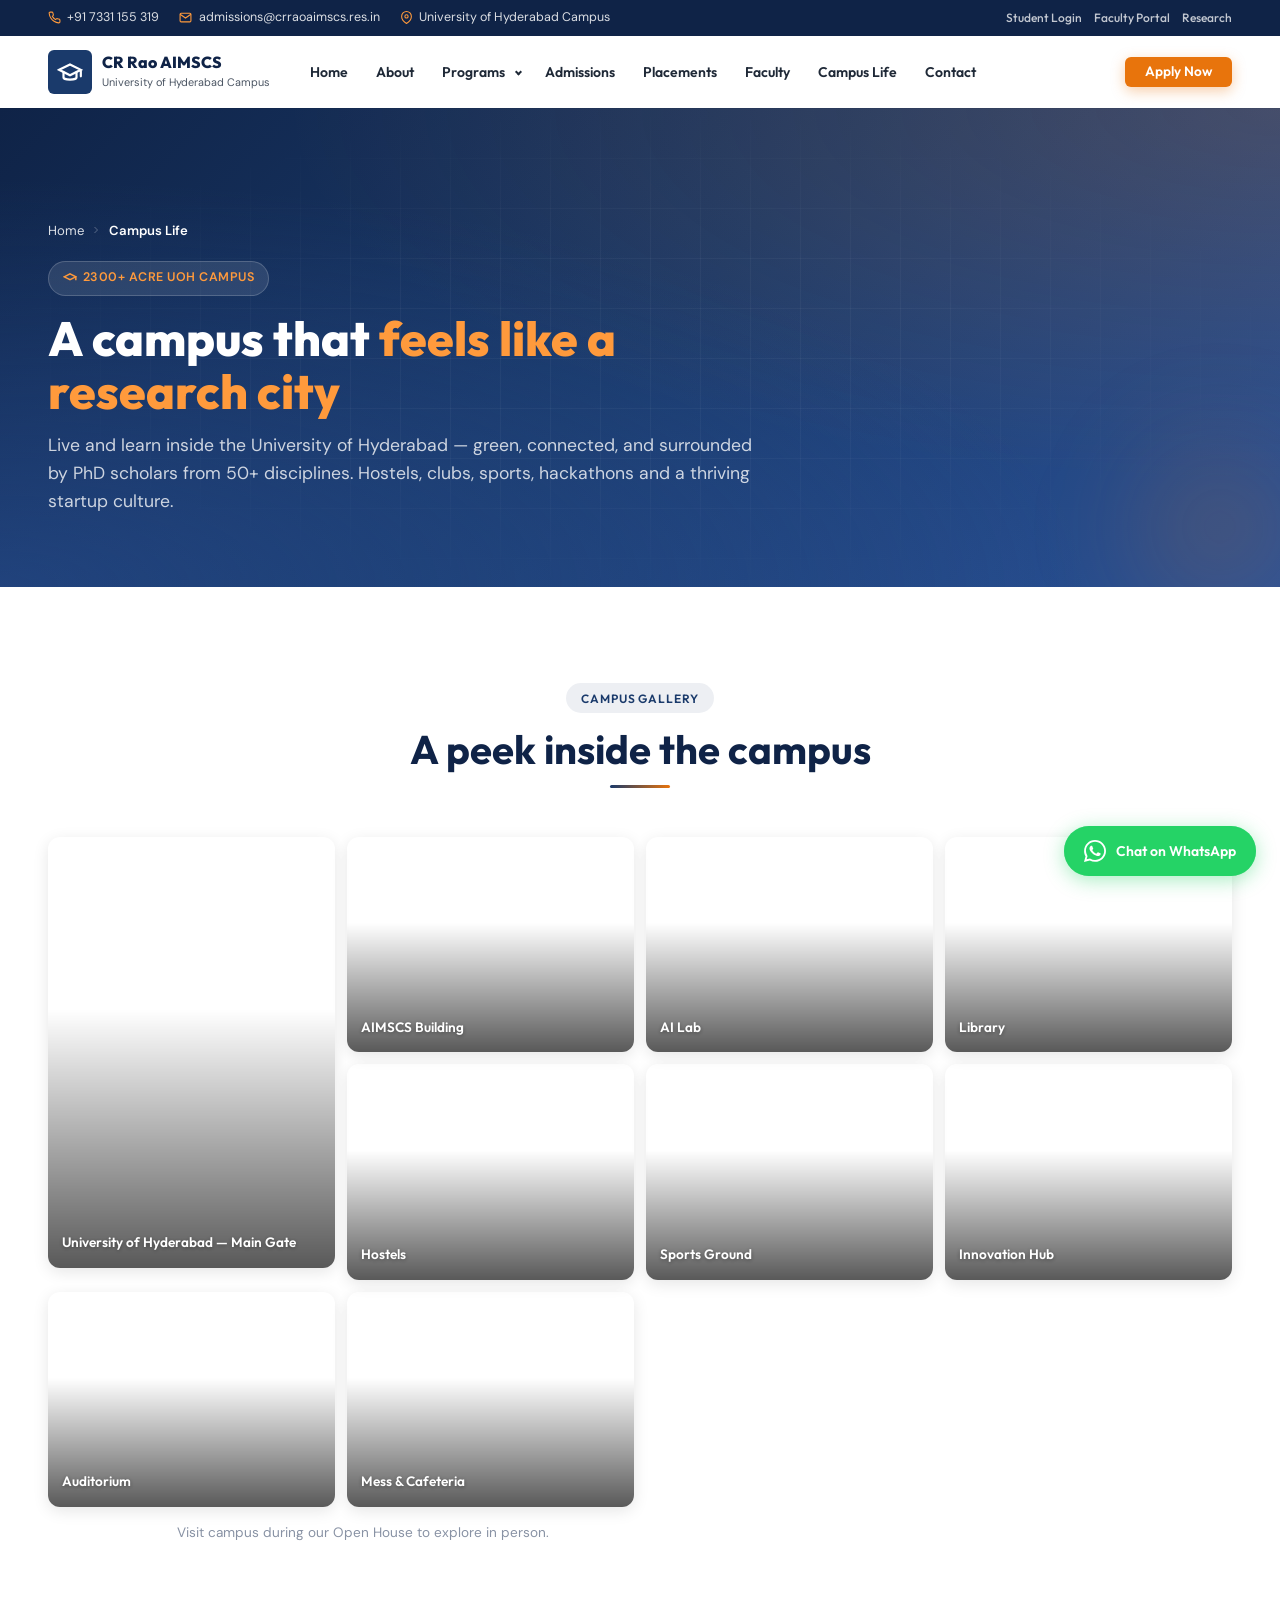
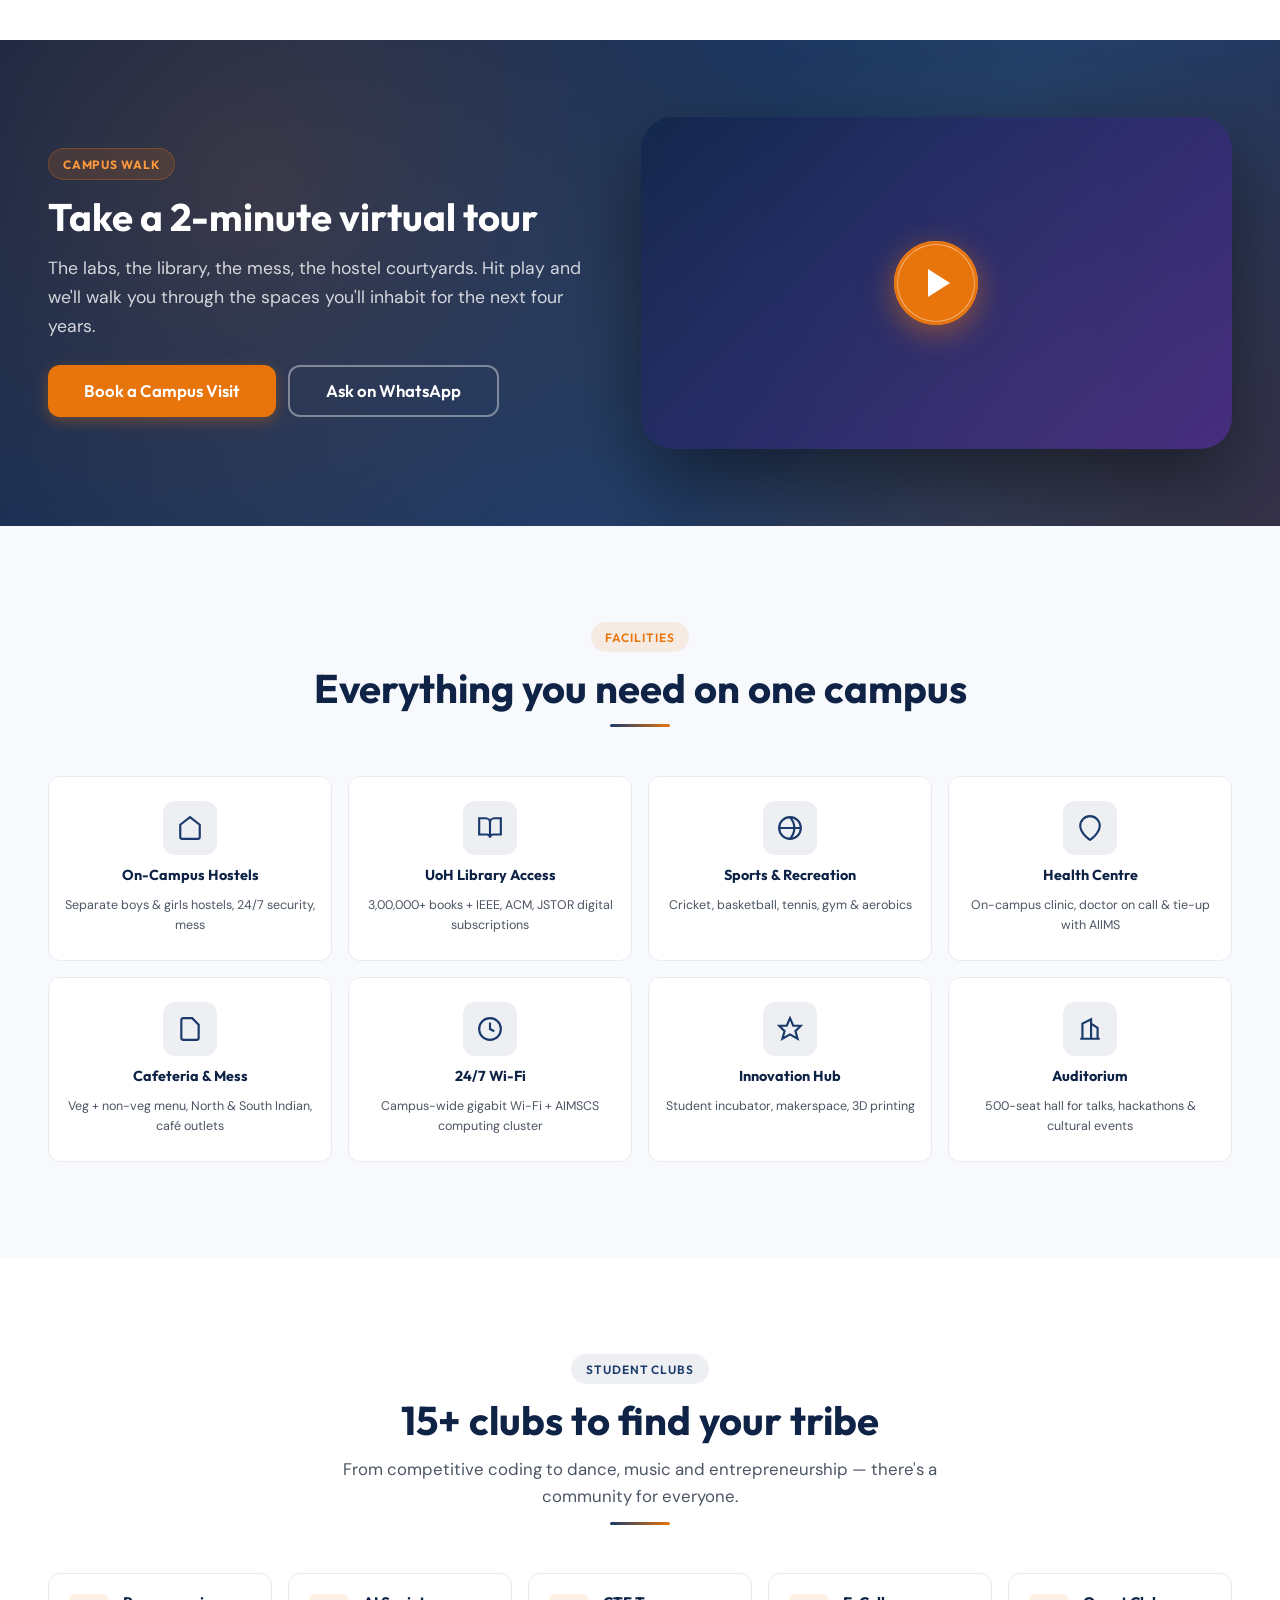
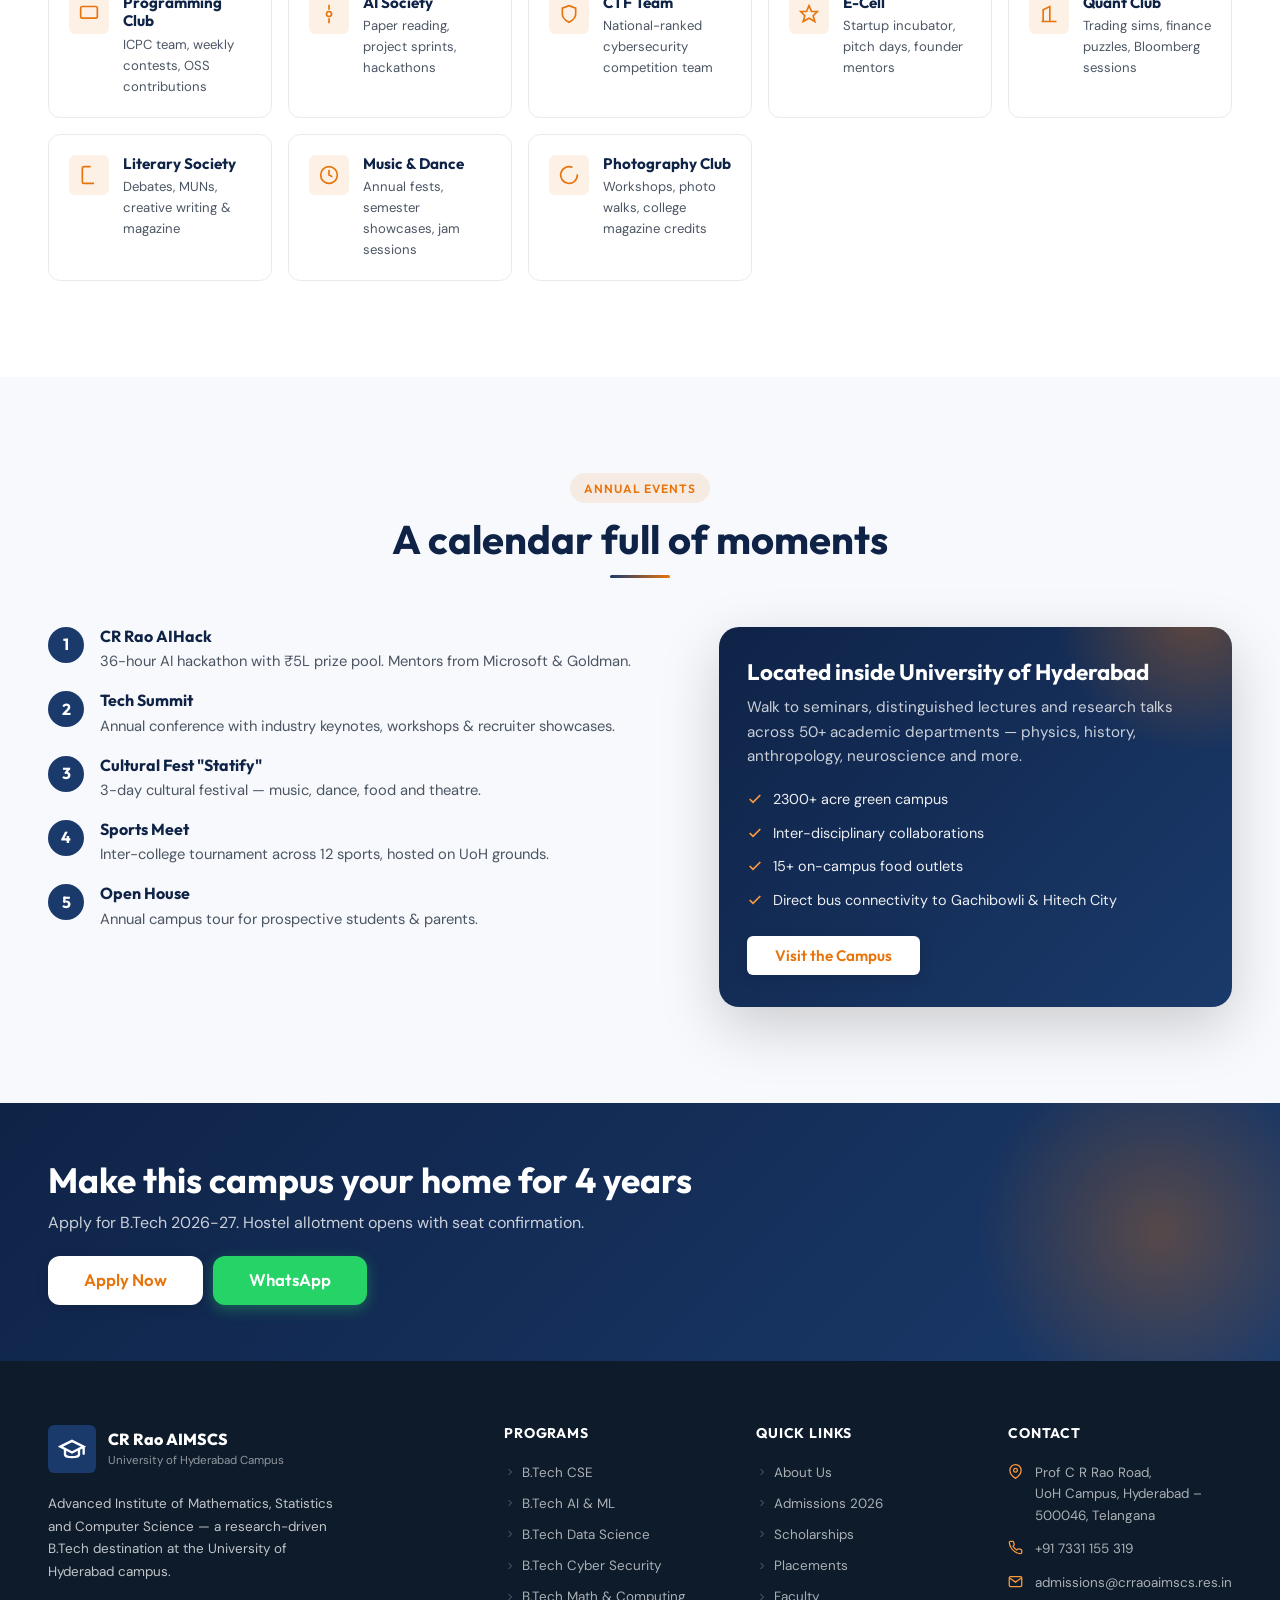
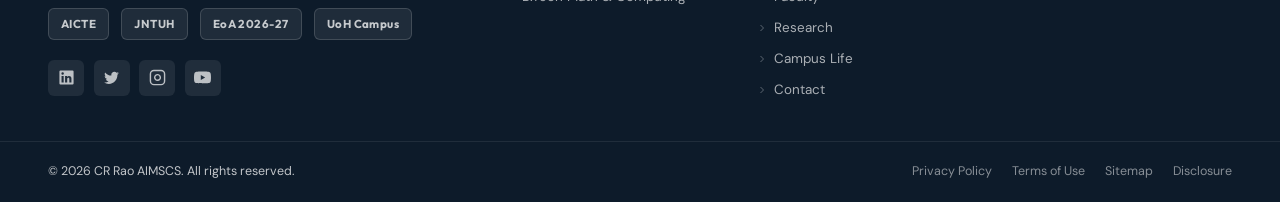
<file: pages/campus-life.html>
<!DOCTYPE html>
<html lang="en">
<head>
<meta charset="UTF-8" />
<meta name="viewport" content="width=device-width, initial-scale=1.0, viewport-fit=cover" />
<meta name="theme-color" content="#1a3a6b" />
<title>Campus Life | CR Rao AIMSCS — Inside University of Hyderabad</title>
<meta name="description" content="Campus life at CR Rao AIMSCS — clubs, events, hostels, sports &amp; innovation hub. Located inside the University of Hyderabad campus, the largest research university in Telangana." />
<link rel="canonical" href="https://crraoaimscs.res.in/pages/campus-life.html" />
<link rel="icon" type="image/svg+xml" href="data:image/svg+xml,%3Csvg xmlns='http://www.w3.org/2000/svg' viewBox='0 0 100 100'%3E%3Crect width='100' height='100' rx='18' fill='%231a3a6b'/%3E%3Ctext x='50' y='66' font-family='Outfit,sans-serif' font-size='52' font-weight='800' text-anchor='middle' fill='%23fff'%3ECR%3C/text%3E%3C/svg%3E" />
<link rel="preconnect" href="https://fonts.googleapis.com" />
<link rel="preconnect" href="https://fonts.gstatic.com" crossorigin />
<link href="https://fonts.googleapis.com/css2?family=Outfit:wght@400;500;600;700;800&family=DM+Sans:wght@400;500;600;700&display=swap" rel="stylesheet" />
<link rel="stylesheet" href="https://unpkg.com/aos@2.3.4/dist/aos.css" />
<link rel="stylesheet" href="../css/main.css" />
</head>
<body class="subpage has-sticky-cta" data-active-nav="campus-life">

<div data-partial="topbar"></div>
<div data-partial="nav"></div>
<div data-partial="mobile-overlay"></div>
<div data-partial="mobile-menu"></div>

<section class="page-hero">
  <div class="container page-hero-inner">
    <nav class="breadcrumbs"><a href="../index.html">Home</a><svg viewBox="0 0 24 24" fill="none" stroke="currentColor" stroke-width="2"><polyline points="9 18 15 12 9 6"/></svg><span aria-current="page">Campus Life</span></nav>
    <span class="page-hero-tag"><svg viewBox="0 0 24 24" fill="none" stroke="currentColor" stroke-width="2.5"><path d="M22 10v6M2 10l10-5 10 5-10 5z"/></svg>2300+ acre UoH Campus</span>
    <h1 class="page-hero-title">A campus that <span>feels like a research city</span></h1>
    <p class="page-hero-sub">Live and learn inside the University of Hyderabad — green, connected, and surrounded by PhD scholars from 50+ disciplines. Hostels, clubs, sports, hackathons and a thriving startup culture.</p>
  </div>
</section>

<section class="section">
  <div class="container">
    <header class="section-header" data-aos="fade-up">
      <span class="section-tag">Campus Gallery</span>
      <h2 class="section-title">A peek inside the campus</h2>
      <div class="divider"></div>
    </header>
    <div class="gallery-grid" data-aos="fade-up">
      <div class="gallery-item tall" style="background-image:url('https://images.unsplash.com/photo-1562774053-701939374585?auto=format&fit=crop&w=900&q=80')"><span class="gallery-item-label">University of Hyderabad — Main Gate</span></div>
      <div class="gallery-item" style="background-image:url('https://images.unsplash.com/photo-1592280771190-3e2e4d571952?auto=format&fit=crop&w=600&q=80')"><span class="gallery-item-label">AIMSCS Building</span></div>
      <div class="gallery-item" style="background-image:url('https://images.unsplash.com/photo-1581091226825-a6a2a5aee158?auto=format&fit=crop&w=600&q=80')"><span class="gallery-item-label">AI Lab</span></div>
      <div class="gallery-item" style="background-image:url('https://images.unsplash.com/photo-1497633762265-9d179a990aa6?auto=format&fit=crop&w=600&q=80')"><span class="gallery-item-label">Library</span></div>
      <div class="gallery-item" style="background-image:url('https://images.unsplash.com/photo-1555854877-bab0e564b8d5?auto=format&fit=crop&w=600&q=80')"><span class="gallery-item-label">Hostels</span></div>
      <div class="gallery-item" style="background-image:url('https://images.unsplash.com/photo-1574629810360-7efbbe195018?auto=format&fit=crop&w=600&q=80')"><span class="gallery-item-label">Sports Ground</span></div>
      <div class="gallery-item" style="background-image:url('https://images.unsplash.com/photo-1523240795612-9a054b0db644?auto=format&fit=crop&w=600&q=80')"><span class="gallery-item-label">Innovation Hub</span></div>
      <div class="gallery-item" style="background-image:url('https://images.unsplash.com/photo-1505373877841-8d25f7d46678?auto=format&fit=crop&w=600&q=80')"><span class="gallery-item-label">Auditorium</span></div>
      <div class="gallery-item" style="background-image:url('https://images.unsplash.com/photo-1565299624946-b28f40a0ae38?auto=format&fit=crop&w=600&q=80')"><span class="gallery-item-label">Mess &amp; Cafeteria</span></div>
    </div>
    <p style="text-align:center;color:var(--clr-gray-400);font-size:0.85rem;margin-top:1rem;">Visit campus during our Open House to explore in person.</p>
  </div>
</section>

<!-- ===== CAMPUS VIDEO TOUR ===== -->
<section class="video-showcase">
  <div class="container video-showcase-inner">
    <div class="video-showcase-text" data-aos="fade-right">
      <span class="eyebrow">Campus Walk</span>
      <h2>Take a 2-minute virtual tour</h2>
      <p>The labs, the library, the mess, the hostel courtyards. Hit play and we'll walk you through the spaces you'll inhabit for the next four years.</p>
      <div class="video-showcase-actions">
        <a href="contact.html" class="btn btn-primary btn-lg">Book a Campus Visit</a>
        <a href="https://wa.me/917331155319" class="btn btn-secondary btn-lg" style="border-color:rgba(255,255,255,0.4);color:#fff;">Ask on WhatsApp</a>
      </div>
    </div>
    <div class="video-showcase-frame" data-aos="fade-left">
      <div class="video-thumb" style="--img:url('https://images.unsplash.com/photo-1541339907198-e08756dedf3f?auto=format&fit=crop&w=1280&q=80')">
        <button class="video-play" data-video="dQw4w9WgXcQ" aria-label="Play campus tour video"></button>
      </div>
    </div>
  </div>
</section>

<section class="section" style="background:var(--clr-off-white);">
  <div class="container">
    <header class="section-header" data-aos="fade-up">
      <span class="section-tag accent">Facilities</span>
      <h2 class="section-title">Everything you need on one campus</h2>
      <div class="divider"></div>
    </header>
    <div class="campus-grid">
      <div class="campus-card" data-aos="fade-up"><div class="campus-card-icon"><svg viewBox="0 0 24 24" fill="none" stroke="currentColor" stroke-width="2"><path d="M3 9l9-7 9 7v11a2 2 0 0 1-2 2H5a2 2 0 0 1-2-2z"/></svg></div><h4 class="campus-card-title">On-Campus Hostels</h4><p class="campus-card-text">Separate boys &amp; girls hostels, 24/7 security, mess</p></div>
      <div class="campus-card" data-aos="fade-up" data-aos-delay="50"><div class="campus-card-icon"><svg viewBox="0 0 24 24" fill="none" stroke="currentColor" stroke-width="2"><path d="M2 3h6a4 4 0 0 1 4 4v14a3 3 0 0 0-3-3H2zM22 3h-6a4 4 0 0 0-4 4v14a3 3 0 0 1 3-3h7z"/></svg></div><h4 class="campus-card-title">UoH Library Access</h4><p class="campus-card-text">3,00,000+ books + IEEE, ACM, JSTOR digital subscriptions</p></div>
      <div class="campus-card" data-aos="fade-up" data-aos-delay="100"><div class="campus-card-icon"><svg viewBox="0 0 24 24" fill="none" stroke="currentColor" stroke-width="2"><circle cx="12" cy="12" r="10"/><path d="M2 12h20M12 2a15 15 0 0 1 4 10 15 15 0 0 1-4 10"/></svg></div><h4 class="campus-card-title">Sports &amp; Recreation</h4><p class="campus-card-text">Cricket, basketball, tennis, gym &amp; aerobics</p></div>
      <div class="campus-card" data-aos="fade-up" data-aos-delay="150"><div class="campus-card-icon"><svg viewBox="0 0 24 24" fill="none" stroke="currentColor" stroke-width="2"><path d="M21 10c0 7-9 13-9 13s-9-6-9-13a9 9 0 0 1 18 0z"/></svg></div><h4 class="campus-card-title">Health Centre</h4><p class="campus-card-text">On-campus clinic, doctor on call &amp; tie-up with AIIMS</p></div>
      <div class="campus-card" data-aos="fade-up"><div class="campus-card-icon"><svg viewBox="0 0 24 24" fill="none" stroke="currentColor" stroke-width="2"><path d="M14 2H6a2 2 0 0 0-2 2v16a2 2 0 0 0 2 2h12a2 2 0 0 0 2-2V8z"/></svg></div><h4 class="campus-card-title">Cafeteria &amp; Mess</h4><p class="campus-card-text">Veg + non-veg menu, North &amp; South Indian, café outlets</p></div>
      <div class="campus-card" data-aos="fade-up" data-aos-delay="50"><div class="campus-card-icon"><svg viewBox="0 0 24 24" fill="none" stroke="currentColor" stroke-width="2"><circle cx="12" cy="12" r="10"/><polyline points="12 6 12 12 16 14"/></svg></div><h4 class="campus-card-title">24/7 Wi-Fi</h4><p class="campus-card-text">Campus-wide gigabit Wi-Fi + AIMSCS computing cluster</p></div>
      <div class="campus-card" data-aos="fade-up" data-aos-delay="100"><div class="campus-card-icon"><svg viewBox="0 0 24 24" fill="none" stroke="currentColor" stroke-width="2"><polygon points="12 2 15 9 22 9 17 14 19 21 12 17 5 21 7 14 2 9 9 9"/></svg></div><h4 class="campus-card-title">Innovation Hub</h4><p class="campus-card-text">Student incubator, makerspace, 3D printing</p></div>
      <div class="campus-card" data-aos="fade-up" data-aos-delay="150"><div class="campus-card-icon"><svg viewBox="0 0 24 24" fill="none" stroke="currentColor" stroke-width="2"><path d="M3 21h18M5 21V7l8-4v18M19 21V11l-6-4"/></svg></div><h4 class="campus-card-title">Auditorium</h4><p class="campus-card-text">500-seat hall for talks, hackathons &amp; cultural events</p></div>
    </div>
  </div>
</section>

<section class="section">
  <div class="container">
    <header class="section-header" data-aos="fade-up">
      <span class="section-tag">Student Clubs</span>
      <h2 class="section-title">15+ clubs to find your tribe</h2>
      <p class="section-sub">From competitive coding to dance, music and entrepreneurship — there's a community for everyone.</p>
      <div class="divider"></div>
    </header>
    <div class="career-grid">
      <div class="career-card" data-aos="fade-up"><div class="career-icon"><svg viewBox="0 0 24 24" fill="none" stroke="currentColor" stroke-width="2"><rect x="2" y="3" width="20" height="14" rx="2"/></svg></div><div><h4>Programming Club</h4><p>ICPC team, weekly contests, OSS contributions</p></div></div>
      <div class="career-card" data-aos="fade-up"><div class="career-icon"><svg viewBox="0 0 24 24" fill="none" stroke="currentColor" stroke-width="2"><circle cx="12" cy="12" r="3"/><path d="M12 1v6M12 17v6"/></svg></div><div><h4>AI Society</h4><p>Paper reading, project sprints, hackathons</p></div></div>
      <div class="career-card" data-aos="fade-up"><div class="career-icon"><svg viewBox="0 0 24 24" fill="none" stroke="currentColor" stroke-width="2"><path d="M12 22s8-4 8-10V5l-8-3-8 3v7c0 6 8 10 8 10z"/></svg></div><div><h4>CTF Team</h4><p>National-ranked cybersecurity competition team</p></div></div>
      <div class="career-card" data-aos="fade-up"><div class="career-icon"><svg viewBox="0 0 24 24" fill="none" stroke="currentColor" stroke-width="2"><polygon points="12 2 15 9 22 9 17 14 19 21 12 17 5 21 7 14 2 9 9 9"/></svg></div><div><h4>E-Cell</h4><p>Startup incubator, pitch days, founder mentors</p></div></div>
      <div class="career-card" data-aos="fade-up"><div class="career-icon"><svg viewBox="0 0 24 24" fill="none" stroke="currentColor" stroke-width="2"><path d="M3 21h18M5 21V7l8-4v18"/></svg></div><div><h4>Quant Club</h4><p>Trading sims, finance puzzles, Bloomberg sessions</p></div></div>
      <div class="career-card" data-aos="fade-up"><div class="career-icon"><svg viewBox="0 0 24 24" fill="none" stroke="currentColor" stroke-width="2"><path d="M14 2H6a2 2 0 0 0-2 2v16a2 2 0 0 0 2 2h12"/></svg></div><div><h4>Literary Society</h4><p>Debates, MUNs, creative writing &amp; magazine</p></div></div>
      <div class="career-card" data-aos="fade-up"><div class="career-icon"><svg viewBox="0 0 24 24" fill="none" stroke="currentColor" stroke-width="2"><circle cx="12" cy="12" r="10"/><polyline points="12 6 12 12 16 14"/></svg></div><div><h4>Music &amp; Dance</h4><p>Annual fests, semester showcases, jam sessions</p></div></div>
      <div class="career-card" data-aos="fade-up"><div class="career-icon"><svg viewBox="0 0 24 24" fill="none" stroke="currentColor" stroke-width="2"><path d="M22 11.08V12a10 10 0 1 1-5.93-9.14"/></svg></div><div><h4>Photography Club</h4><p>Workshops, photo walks, college magazine credits</p></div></div>
    </div>
  </div>
</section>

<section class="section" style="background:var(--clr-off-white);">
  <div class="container">
    <header class="section-header" data-aos="fade-up">
      <span class="section-tag accent">Annual Events</span>
      <h2 class="section-title">A calendar full of moments</h2>
      <div class="divider"></div>
    </header>
    <div class="split">
      <div data-aos="fade-up">
        <div class="num-list">
          <div class="num-list-item"><div class="num-list-num">1</div><div><h4>CR Rao AIHack</h4><p>36-hour AI hackathon with ₹5L prize pool. Mentors from Microsoft &amp; Goldman.</p></div></div>
          <div class="num-list-item"><div class="num-list-num">2</div><div><h4>Tech Summit</h4><p>Annual conference with industry keynotes, workshops &amp; recruiter showcases.</p></div></div>
          <div class="num-list-item"><div class="num-list-num">3</div><div><h4>Cultural Fest "Statify"</h4><p>3-day cultural festival — music, dance, food and theatre.</p></div></div>
          <div class="num-list-item"><div class="num-list-num">4</div><div><h4>Sports Meet</h4><p>Inter-college tournament across 12 sports, hosted on UoH grounds.</p></div></div>
          <div class="num-list-item"><div class="num-list-num">5</div><div><h4>Open House</h4><p>Annual campus tour for prospective students &amp; parents.</p></div></div>
        </div>
      </div>
      <div data-aos="fade-up" data-aos-delay="100">
        <div class="info-card">
          <h3>Located inside University of Hyderabad</h3>
          <p>Walk to seminars, distinguished lectures and research talks across 50+ academic departments — physics, history, anthropology, neuroscience and more.</p>
          <ul class="info-card-list">
            <li><svg viewBox="0 0 24 24" fill="none" stroke="currentColor" stroke-width="2.5"><polyline points="20 6 9 17 4 12"/></svg>2300+ acre green campus</li>
            <li><svg viewBox="0 0 24 24" fill="none" stroke="currentColor" stroke-width="2.5"><polyline points="20 6 9 17 4 12"/></svg>Inter-disciplinary collaborations</li>
            <li><svg viewBox="0 0 24 24" fill="none" stroke="currentColor" stroke-width="2.5"><polyline points="20 6 9 17 4 12"/></svg>15+ on-campus food outlets</li>
            <li><svg viewBox="0 0 24 24" fill="none" stroke="currentColor" stroke-width="2.5"><polyline points="20 6 9 17 4 12"/></svg>Direct bus connectivity to Gachibowli &amp; Hitech City</li>
          </ul>
          <a href="contact.html" class="btn btn-white">Visit the Campus</a>
        </div>
      </div>
    </div>
  </div>
</section>

<section class="page-cta">
  <div class="container page-cta-inner">
    <div class="page-cta-text">
      <h2>Make this campus your home for 4 years</h2>
      <p>Apply for B.Tech 2026-27. Hostel allotment opens with seat confirmation.</p>
      <div style="display:flex;gap:0.6rem;flex-wrap:wrap;margin-top:1.25rem;">
        <a href="apply.html" class="btn btn-white btn-lg">Apply Now</a>
        <a href="https://wa.me/917331155319" class="btn btn-whatsapp btn-lg">WhatsApp</a>
      </div>
    </div>
  </div>
</section>

<div data-partial="footer"></div>
<div data-partial="whatsapp"></div>
<div data-partial="back-to-top"></div>
<div data-partial="sticky-mobile"></div>

<script src="../js/partials.js" defer></script>
<script src="https://unpkg.com/aos@2.3.4/dist/aos.js" defer></script>
<script src="../js/main.js" defer></script>
</body>
</html>
</file>
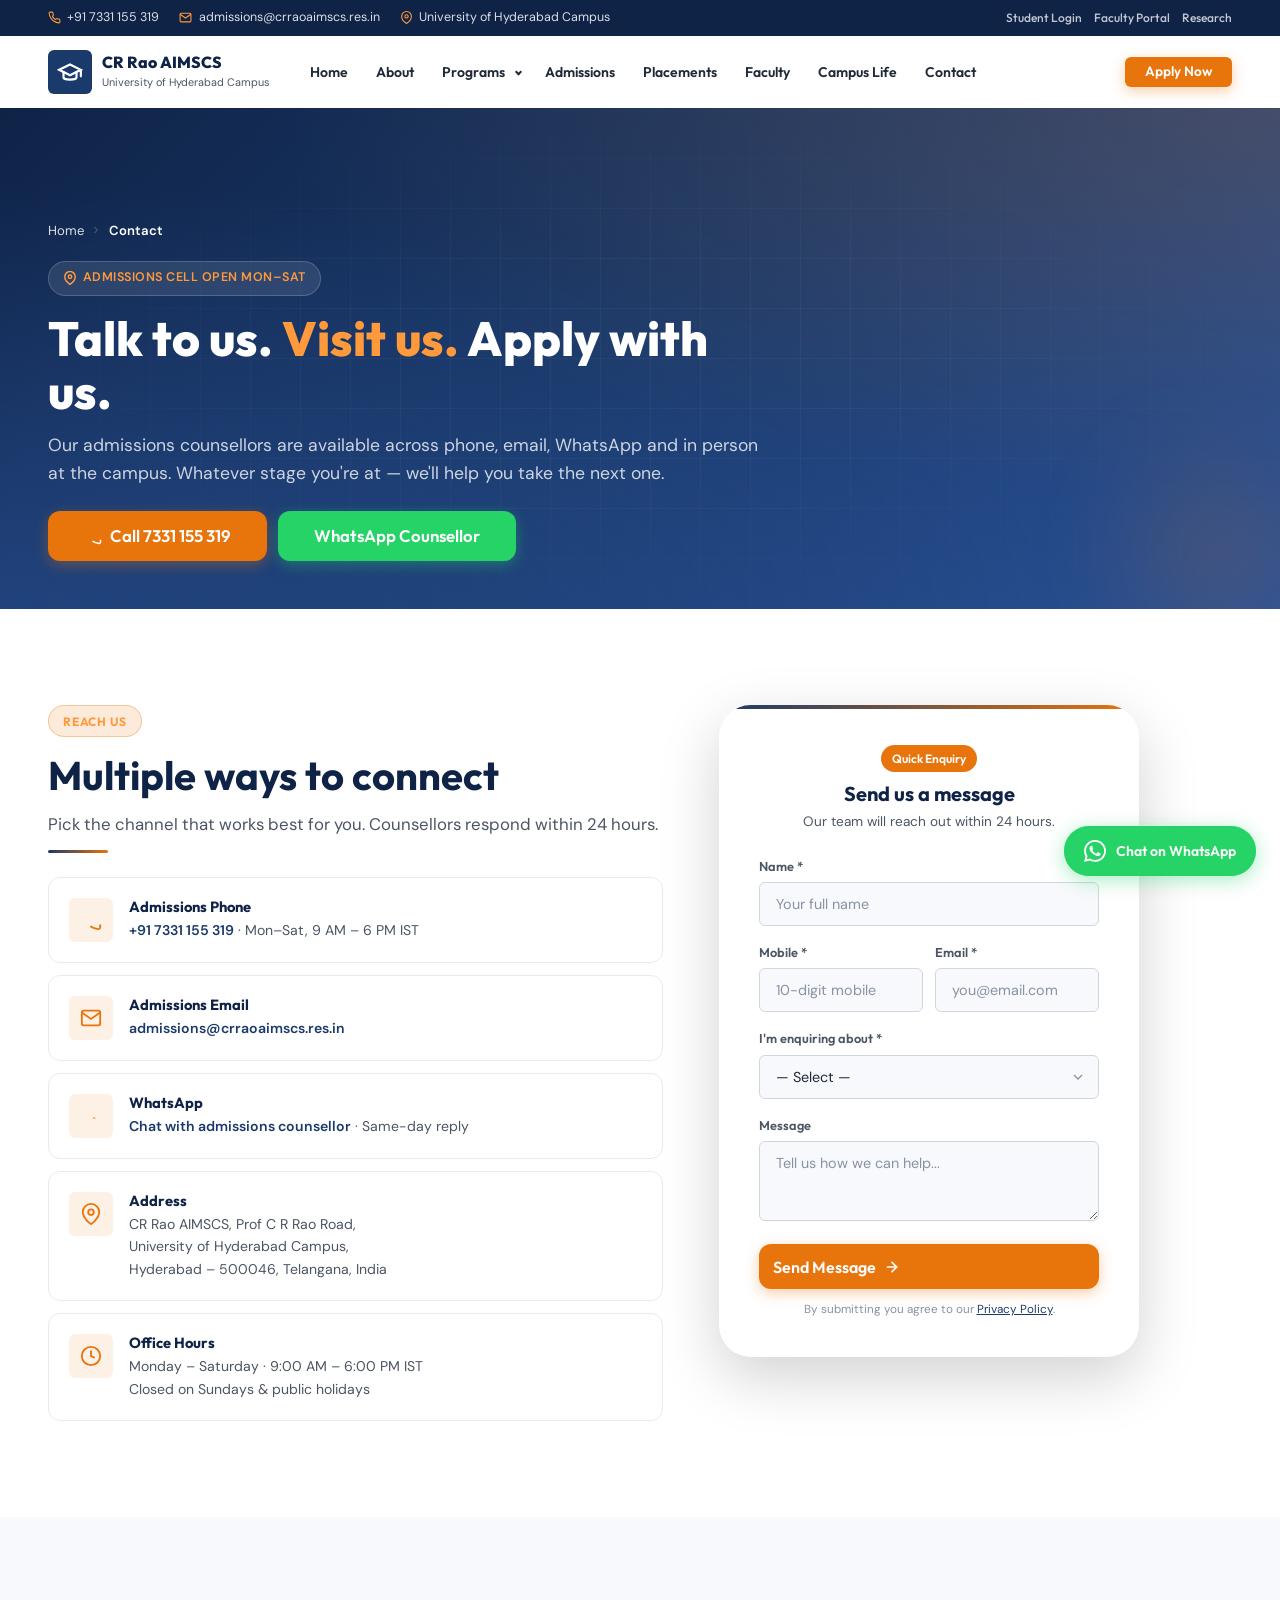
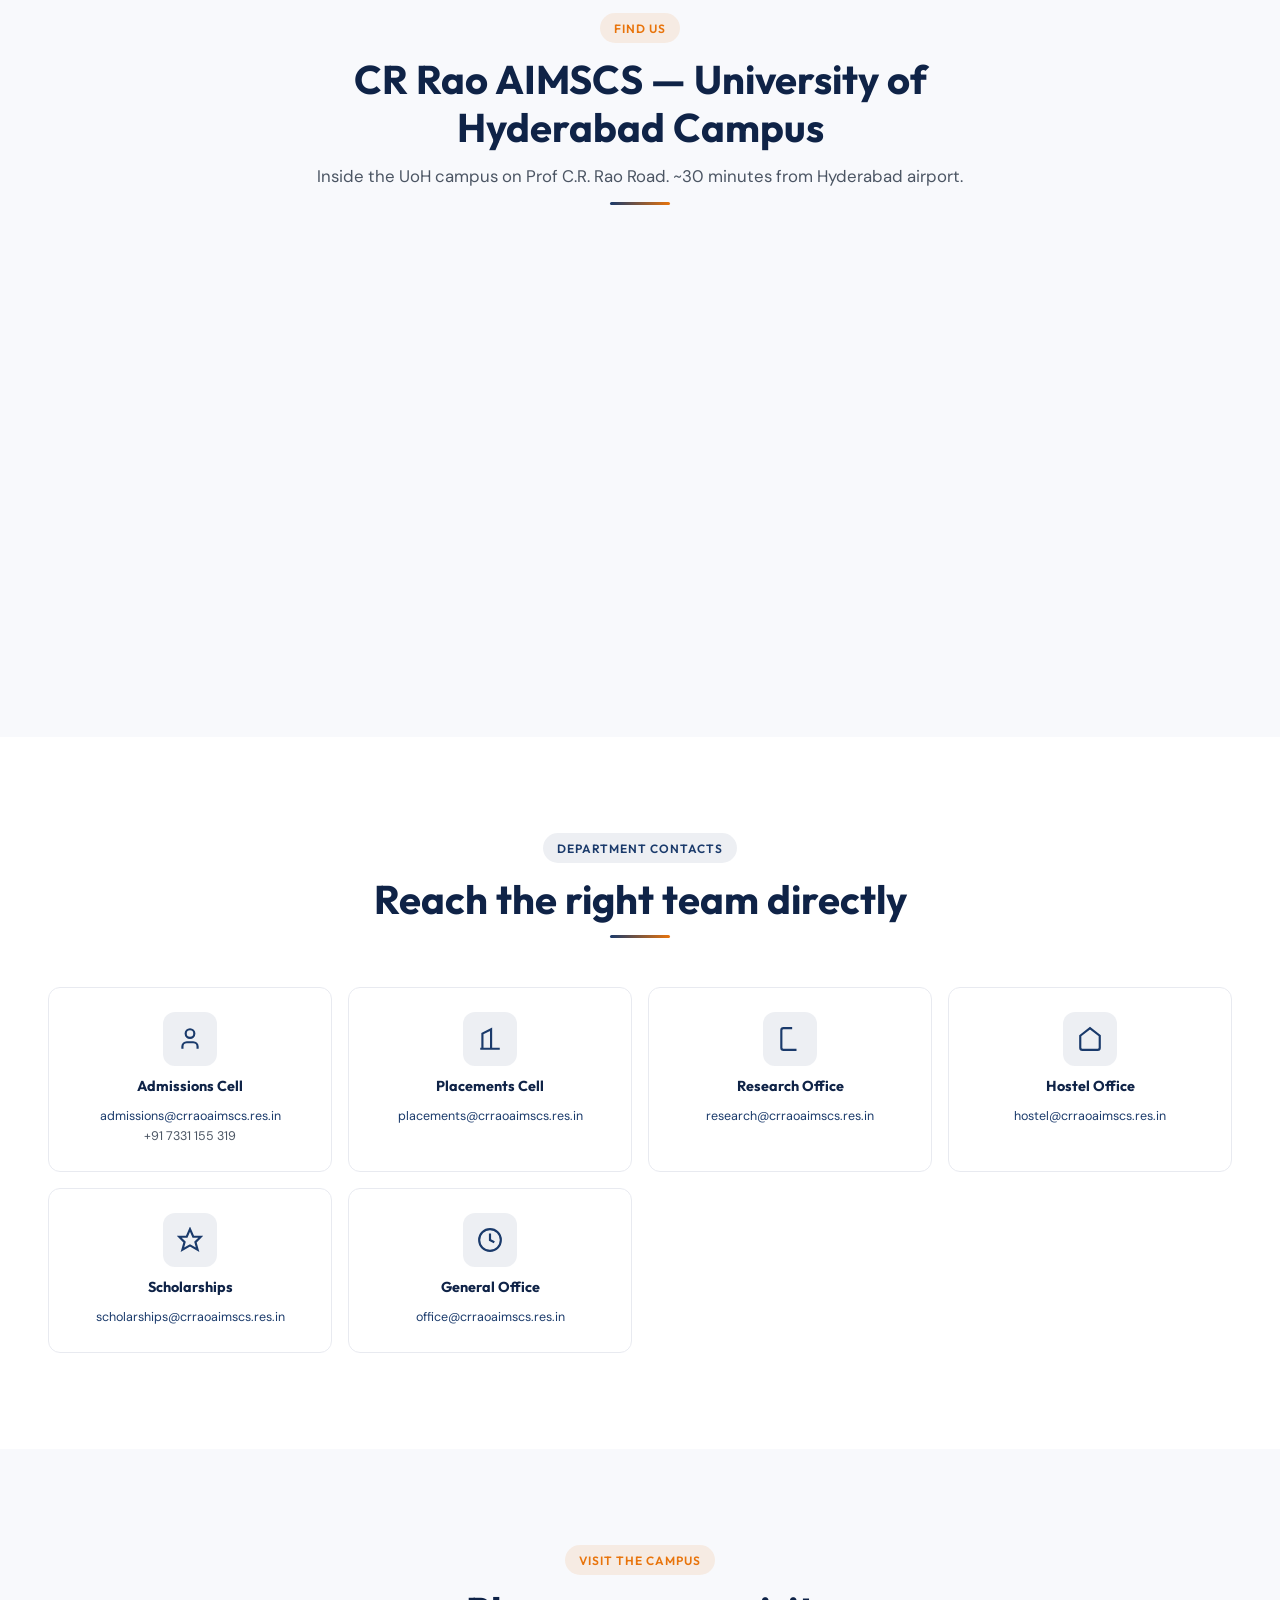
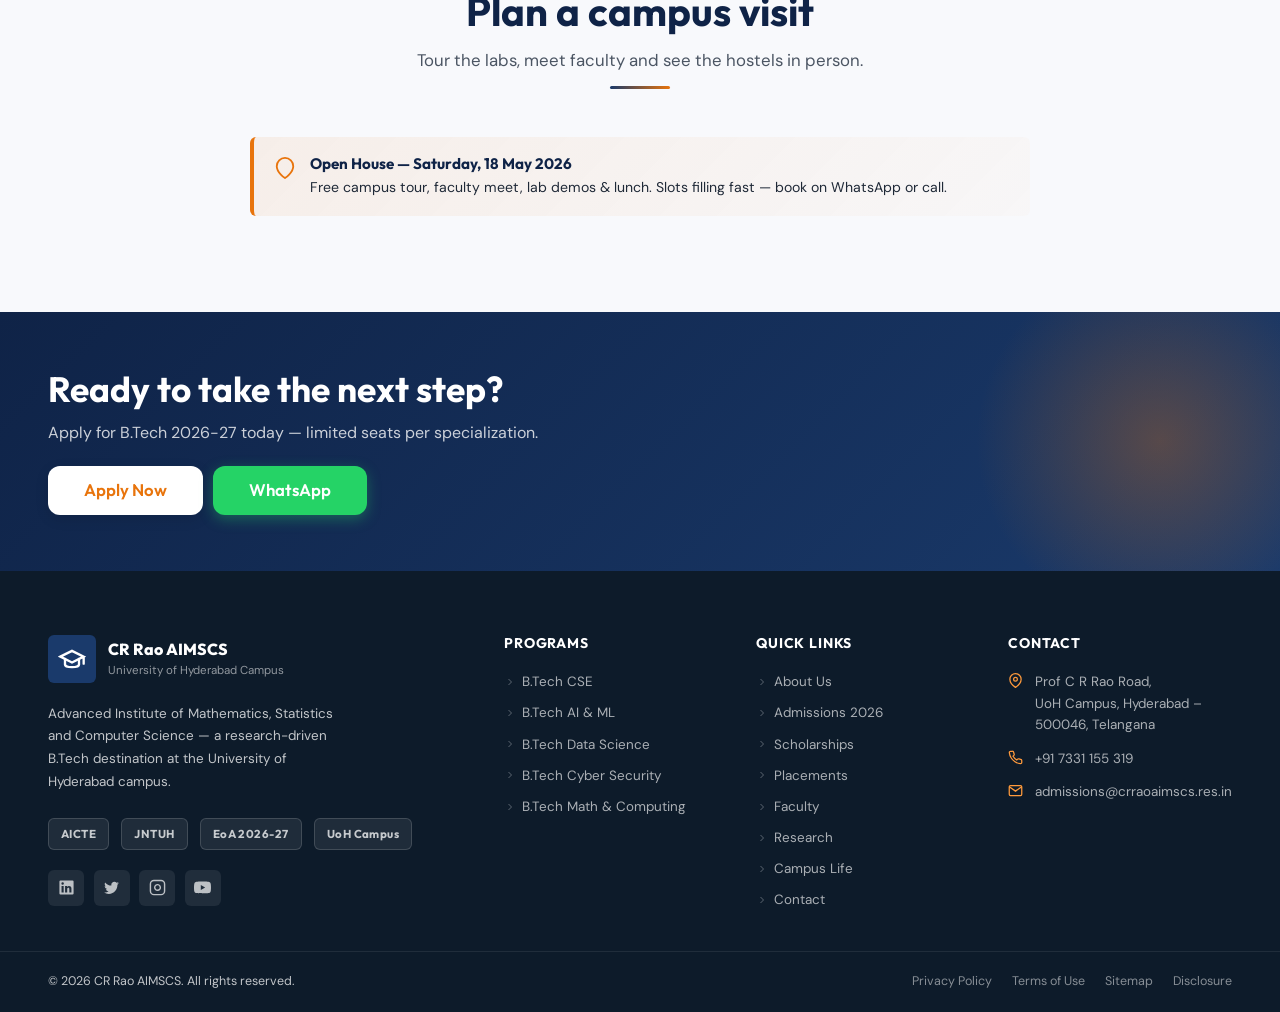
<file: pages/contact.html>
<!DOCTYPE html>
<html lang="en">
<head>
<meta charset="UTF-8" />
<meta name="viewport" content="width=device-width, initial-scale=1.0, viewport-fit=cover" />
<meta name="theme-color" content="#1a3a6b" />
<title>Contact CR Rao AIMSCS | Admissions Cell, UoH Campus, Hyderabad</title>
<meta name="description" content="Contact CR Rao AIMSCS — admissions cell, campus location, phone, email and WhatsApp. Visit us at the University of Hyderabad campus, Hyderabad – 500046." />
<link rel="canonical" href="https://crraoaimscs.res.in/pages/contact.html" />
<link rel="icon" type="image/svg+xml" href="data:image/svg+xml,%3Csvg xmlns='http://www.w3.org/2000/svg' viewBox='0 0 100 100'%3E%3Crect width='100' height='100' rx='18' fill='%231a3a6b'/%3E%3Ctext x='50' y='66' font-family='Outfit,sans-serif' font-size='52' font-weight='800' text-anchor='middle' fill='%23fff'%3ECR%3C/text%3E%3C/svg%3E" />
<link rel="preconnect" href="https://fonts.googleapis.com" />
<link rel="preconnect" href="https://fonts.gstatic.com" crossorigin />
<link href="https://fonts.googleapis.com/css2?family=Outfit:wght@400;500;600;700;800&family=DM+Sans:wght@400;500;600;700&display=swap" rel="stylesheet" />
<link rel="stylesheet" href="https://unpkg.com/aos@2.3.4/dist/aos.css" />
<link rel="stylesheet" href="../css/main.css" />
</head>
<body class="subpage has-sticky-cta" data-active-nav="contact">

<div data-partial="topbar"></div>
<div data-partial="nav"></div>
<div data-partial="mobile-overlay"></div>
<div data-partial="mobile-menu"></div>

<section class="page-hero">
  <div class="container page-hero-inner">
    <nav class="breadcrumbs"><a href="../index.html">Home</a><svg viewBox="0 0 24 24" fill="none" stroke="currentColor" stroke-width="2"><polyline points="9 18 15 12 9 6"/></svg><span aria-current="page">Contact</span></nav>
    <span class="page-hero-tag"><svg viewBox="0 0 24 24" fill="none" stroke="currentColor" stroke-width="2.5"><path d="M21 10c0 7-9 13-9 13s-9-6-9-13a9 9 0 0 1 18 0z"/><circle cx="12" cy="10" r="3"/></svg>Admissions Cell Open Mon–Sat</span>
    <h1 class="page-hero-title">Talk to us. <span>Visit us.</span> Apply with us.</h1>
    <p class="page-hero-sub">Our admissions counsellors are available across phone, email, WhatsApp and in person at the campus. Whatever stage you're at — we'll help you take the next one.</p>
    <div class="page-hero-actions">
      <a href="tel:+917331155319" class="btn btn-primary btn-lg"><svg viewBox="0 0 24 24" fill="none" stroke="currentColor" stroke-width="2" width="18" height="18"><path d="M22 16.92v3a2 2 0 0 1-2.18 2 19.79 19.79 0 0 1-8.63-3.07"/></svg>Call 7331 155 319</a>
      <a href="https://wa.me/917331155319" class="btn btn-whatsapp btn-lg" style="background:#25d366;color:#fff;border:none;">WhatsApp Counsellor</a>
    </div>
  </div>
</section>

<section class="section">
  <div class="container">
    <div class="split">
      <div data-aos="fade-right">
        <span class="eyebrow">Reach Us</span>
        <h2 class="section-title" style="text-align:left;">Multiple ways to connect</h2>
        <p class="lead">Pick the channel that works best for you. Counsellors respond within 24 hours.</p>
        <div class="divider left"></div>

        <div style="display:grid;gap:0.75rem;margin-top:1.5rem;">
          <div class="contact-info-card">
            <div class="contact-info-icon"><svg viewBox="0 0 24 24" fill="none" stroke="currentColor" stroke-width="2"><path d="M22 16.92v3a2 2 0 0 1-2.18 2 19.79 19.79 0 0 1-8.63-3.07"/></svg></div>
            <div><h4>Admissions Phone</h4><p><a href="tel:+917331155319">+91 7331 155 319</a> · Mon–Sat, 9 AM – 6 PM IST</p></div>
          </div>
          <div class="contact-info-card">
            <div class="contact-info-icon"><svg viewBox="0 0 24 24" fill="none" stroke="currentColor" stroke-width="2"><path d="M4 4h16c1.1 0 2 .9 2 2v12c0 1.1-.9 2-2 2H4c-1.1 0-2-.9-2-2V6c0-1.1.9-2 2-2z"/><polyline points="22,6 12,13 2,6"/></svg></div>
            <div><h4>Admissions Email</h4><p><a href="mailto:admissions@crraoaimscs.res.in">admissions@crraoaimscs.res.in</a></p></div>
          </div>
          <div class="contact-info-card">
            <div class="contact-info-icon"><svg viewBox="0 0 24 24" fill="currentColor"><path d="M17.498 14.382c-.301-.15-1.767-.867-2.04-.966-.273-.101-.473-.15-.673.15-.197.295-.771.964-.944 1.162-.175.195-.349.21-.646.075"/></svg></div>
            <div><h4>WhatsApp</h4><p><a href="https://wa.me/917331155319">Chat with admissions counsellor</a> · Same-day reply</p></div>
          </div>
          <div class="contact-info-card">
            <div class="contact-info-icon"><svg viewBox="0 0 24 24" fill="none" stroke="currentColor" stroke-width="2"><path d="M21 10c0 7-9 13-9 13s-9-6-9-13a9 9 0 0 1 18 0z"/><circle cx="12" cy="10" r="3"/></svg></div>
            <div><h4>Address</h4><p>CR Rao AIMSCS, Prof C R Rao Road,<br>University of Hyderabad Campus,<br>Hyderabad – 500046, Telangana, India</p></div>
          </div>
          <div class="contact-info-card">
            <div class="contact-info-icon"><svg viewBox="0 0 24 24" fill="none" stroke="currentColor" stroke-width="2"><circle cx="12" cy="12" r="10"/><polyline points="12 6 12 12 16 14"/></svg></div>
            <div><h4>Office Hours</h4><p>Monday – Saturday · 9:00 AM – 6:00 PM IST<br>Closed on Sundays &amp; public holidays</p></div>
          </div>
        </div>
      </div>

      <div data-aos="fade-left">
        <div class="admission-card">
          <div class="admission-card-header"><span class="badge badge-accent">Quick Enquiry</span><h3 style="margin-top:0.6rem;">Send us a message</h3><p>Our team will reach out within 24 hours.</p></div>
          <form class="admission-form" data-validate>
            <div class="form-group"><label class="form-label" for="cf-name">Name *</label><input class="form-input" id="cf-name" name="name" type="text" placeholder="Your full name" required /></div>
            <div class="form-row">
              <div class="form-group"><label class="form-label" for="cf-phone">Mobile *</label><input class="form-input" id="cf-phone" name="phone" type="tel" placeholder="10-digit mobile" required /></div>
              <div class="form-group"><label class="form-label" for="cf-email">Email *</label><input class="form-input" id="cf-email" name="email" type="email" placeholder="you@email.com" required /></div>
            </div>
            <div class="form-group">
              <label class="form-label" for="cf-topic">I'm enquiring about *</label>
              <select class="form-select" id="cf-topic" name="topic" required>
                <option value="">— Select —</option>
                <option>B.Tech 2026-27 admissions</option>
                <option>Scholarships</option>
                <option>Hostel &amp; campus visit</option>
                <option>Placements</option>
                <option>Faculty / research collaboration</option>
                <option>Other</option>
              </select>
            </div>
            <div class="form-group">
              <label class="form-label" for="cf-message">Message</label>
              <textarea class="form-input" id="cf-message" name="message" rows="3" placeholder="Tell us how we can help..." style="resize:vertical;"></textarea>
            </div>
            <button type="submit" class="btn btn-primary form-submit">Send Message<svg viewBox="0 0 24 24" fill="none" stroke="currentColor" stroke-width="2.5" stroke-linecap="round" width="16" height="16"><line x1="5" y1="12" x2="19" y2="12"/><polyline points="12 5 19 12 12 19"/></svg></button>
            <p class="form-consent">By submitting you agree to our <a href="#">Privacy Policy</a>.</p>
          </form>
        </div>
      </div>
    </div>
  </div>
</section>

<section class="section" style="background:var(--clr-off-white);">
  <div class="container">
    <header class="section-header" data-aos="fade-up">
      <span class="section-tag accent">Find Us</span>
      <h2 class="section-title">CR Rao AIMSCS — University of Hyderabad Campus</h2>
      <p class="section-sub">Inside the UoH campus on Prof C.R. Rao Road. ~30 minutes from Hyderabad airport.</p>
      <div class="divider"></div>
    </header>
    <div data-aos="fade-up">
      <iframe class="map-embed" loading="lazy" referrerpolicy="no-referrer-when-downgrade" src="https://www.google.com/maps/embed?pb=!1m18!1m12!1m3!1d3804.5!2d78.32!3d17.45!2m3!1f0!2f0!3f0!3m2!1i1024!2i768!4f13.1!3m3!1m2!1s0x0%3A0x0!2zMTfCsDI3JzAwLjAiTiA3OMKwMTknMTIuMCJF!5e0!3m2!1sen!2sin!4v1700000000000!5m2!1sen!2sin" allowfullscreen title="CR Rao AIMSCS location on Google Maps"></iframe>
    </div>
  </div>
</section>

<section class="section">
  <div class="container">
    <header class="section-header" data-aos="fade-up">
      <span class="section-tag">Department Contacts</span>
      <h2 class="section-title">Reach the right team directly</h2>
      <div class="divider"></div>
    </header>

    <div class="campus-grid">
      <div class="campus-card" data-aos="fade-up"><div class="campus-card-icon"><svg viewBox="0 0 24 24" fill="none" stroke="currentColor" stroke-width="2"><circle cx="12" cy="7" r="4"/><path d="M5 21v-2a4 4 0 0 1 4-4h6a4 4 0 0 1 4 4v2"/></svg></div><h4 class="campus-card-title">Admissions Cell</h4><p class="campus-card-text"><a href="mailto:admissions@crraoaimscs.res.in" style="color:var(--clr-primary);">admissions@crraoaimscs.res.in</a><br>+91 7331 155 319</p></div>
      <div class="campus-card" data-aos="fade-up" data-aos-delay="50"><div class="campus-card-icon"><svg viewBox="0 0 24 24" fill="none" stroke="currentColor" stroke-width="2"><path d="M3 21h18M5 21V7l8-4v18"/></svg></div><h4 class="campus-card-title">Placements Cell</h4><p class="campus-card-text"><a href="mailto:placements@crraoaimscs.res.in" style="color:var(--clr-primary);">placements@crraoaimscs.res.in</a></p></div>
      <div class="campus-card" data-aos="fade-up" data-aos-delay="100"><div class="campus-card-icon"><svg viewBox="0 0 24 24" fill="none" stroke="currentColor" stroke-width="2"><path d="M14 2H6a2 2 0 0 0-2 2v16a2 2 0 0 0 2 2h12"/></svg></div><h4 class="campus-card-title">Research Office</h4><p class="campus-card-text"><a href="mailto:research@crraoaimscs.res.in" style="color:var(--clr-primary);">research@crraoaimscs.res.in</a></p></div>
      <div class="campus-card" data-aos="fade-up" data-aos-delay="150"><div class="campus-card-icon"><svg viewBox="0 0 24 24" fill="none" stroke="currentColor" stroke-width="2"><path d="M3 9l9-7 9 7v11a2 2 0 0 1-2 2H5a2 2 0 0 1-2-2z"/></svg></div><h4 class="campus-card-title">Hostel Office</h4><p class="campus-card-text"><a href="mailto:hostel@crraoaimscs.res.in" style="color:var(--clr-primary);">hostel@crraoaimscs.res.in</a></p></div>
      <div class="campus-card" data-aos="fade-up"><div class="campus-card-icon"><svg viewBox="0 0 24 24" fill="none" stroke="currentColor" stroke-width="2"><polygon points="12 2 15 9 22 9 17 14 19 21 12 17 5 21 7 14 2 9 9 9"/></svg></div><h4 class="campus-card-title">Scholarships</h4><p class="campus-card-text"><a href="mailto:scholarships@crraoaimscs.res.in" style="color:var(--clr-primary);">scholarships@crraoaimscs.res.in</a></p></div>
      <div class="campus-card" data-aos="fade-up" data-aos-delay="50"><div class="campus-card-icon"><svg viewBox="0 0 24 24" fill="none" stroke="currentColor" stroke-width="2"><circle cx="12" cy="12" r="10"/><polyline points="12 6 12 12 16 14"/></svg></div><h4 class="campus-card-title">General Office</h4><p class="campus-card-text"><a href="mailto:office@crraoaimscs.res.in" style="color:var(--clr-primary);">office@crraoaimscs.res.in</a></p></div>
    </div>
  </div>
</section>

<section class="section" style="background:var(--clr-off-white);">
  <div class="container">
    <header class="section-header" data-aos="fade-up">
      <span class="section-tag accent">Visit the Campus</span>
      <h2 class="section-title">Plan a campus visit</h2>
      <p class="section-sub">Tour the labs, meet faculty and see the hostels in person.</p>
      <div class="divider"></div>
    </header>
    <div class="highlight-banner" style="max-width:780px;margin:0 auto;" data-aos="fade-up">
      <svg viewBox="0 0 24 24" fill="none" stroke="currentColor" stroke-width="2"><path d="M21 10c0 7-9 13-9 13s-9-6-9-13a9 9 0 0 1 18 0z"/></svg>
      <div>
        <h4>Open House — Saturday, 18 May 2026</h4>
        <p>Free campus tour, faculty meet, lab demos &amp; lunch. Slots filling fast — book on WhatsApp or call.</p>
      </div>
    </div>
  </div>
</section>

<section class="page-cta">
  <div class="container page-cta-inner">
    <div class="page-cta-text">
      <h2>Ready to take the next step?</h2>
      <p>Apply for B.Tech 2026-27 today — limited seats per specialization.</p>
      <div style="display:flex;gap:0.6rem;flex-wrap:wrap;margin-top:1.25rem;">
        <a href="apply.html" class="btn btn-white btn-lg">Apply Now</a>
        <a href="https://wa.me/917331155319" class="btn btn-whatsapp btn-lg">WhatsApp</a>
      </div>
    </div>
  </div>
</section>

<div data-partial="footer"></div>
<div data-partial="whatsapp"></div>
<div data-partial="back-to-top"></div>
<div data-partial="sticky-mobile"></div>

<script src="../js/partials.js" defer></script>
<script src="https://unpkg.com/aos@2.3.4/dist/aos.js" defer></script>
<script src="../js/main.js" defer></script>
</body>
</html>
</file>
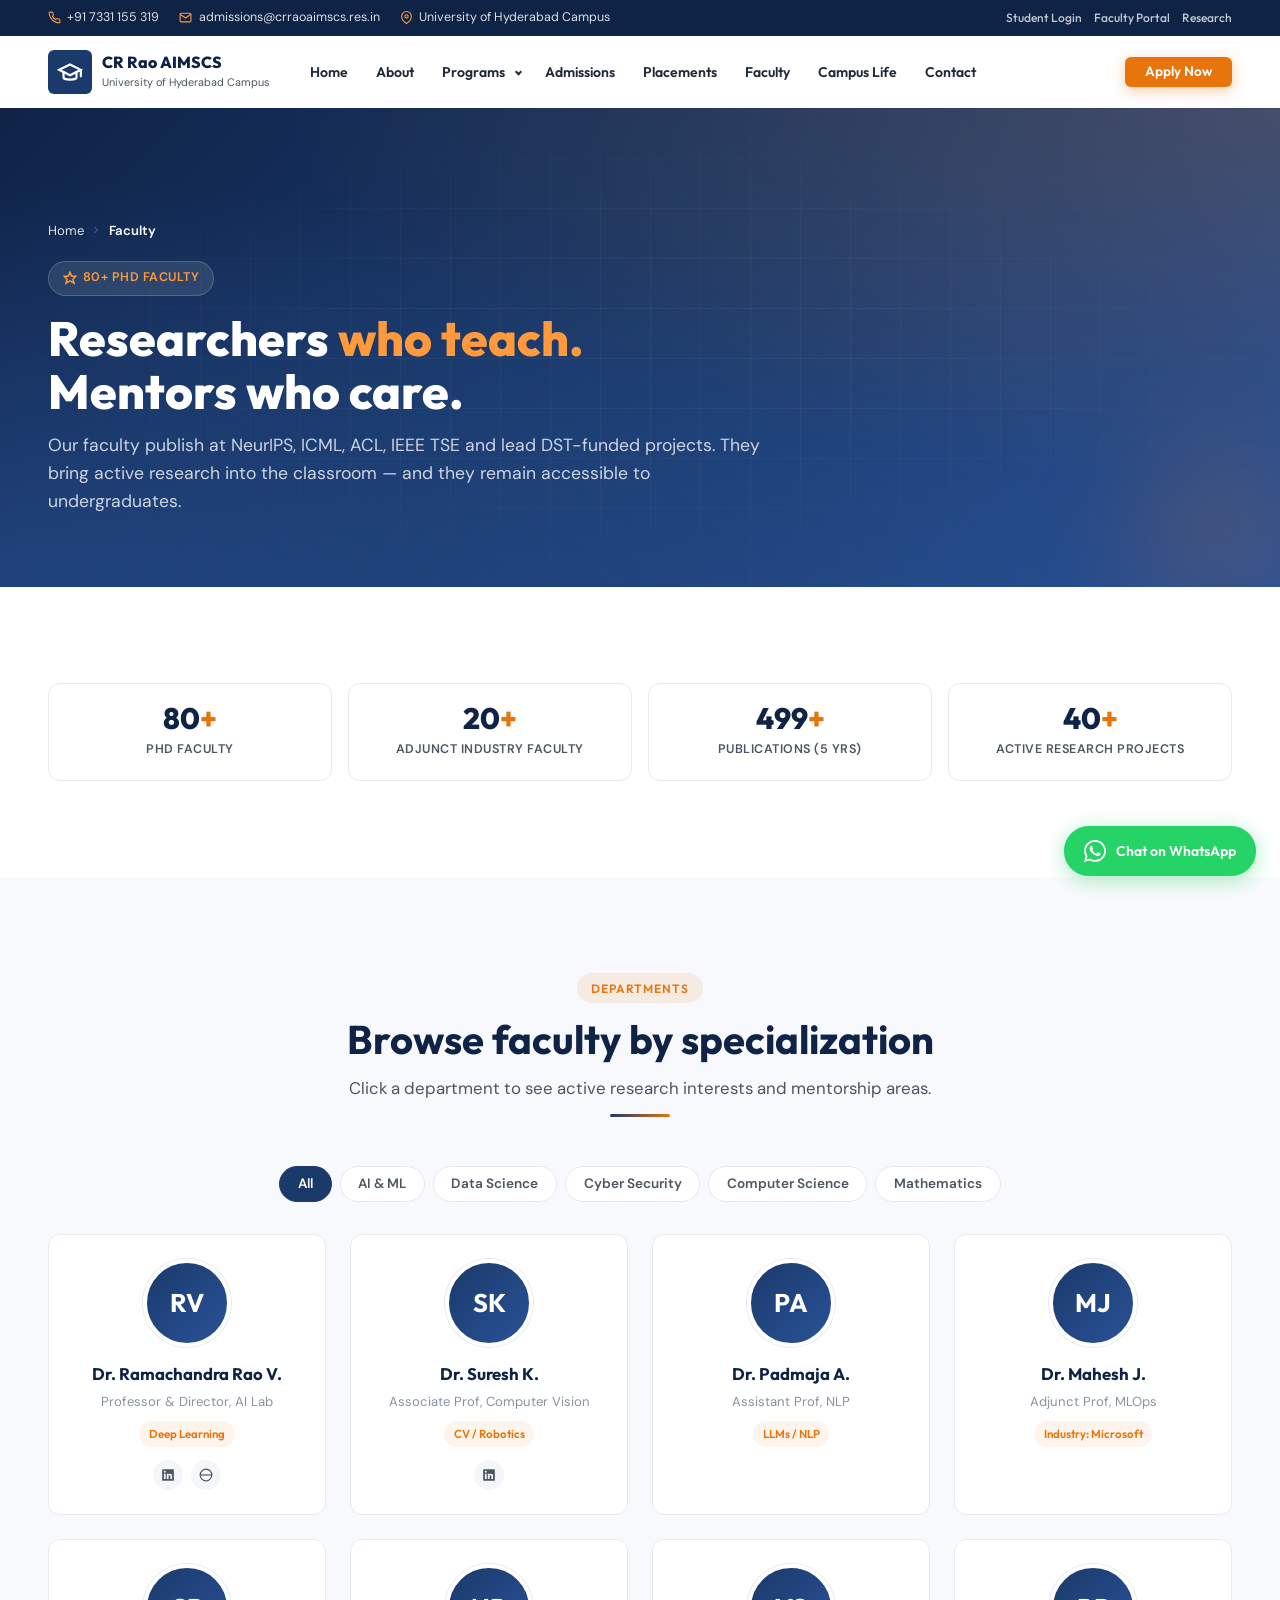
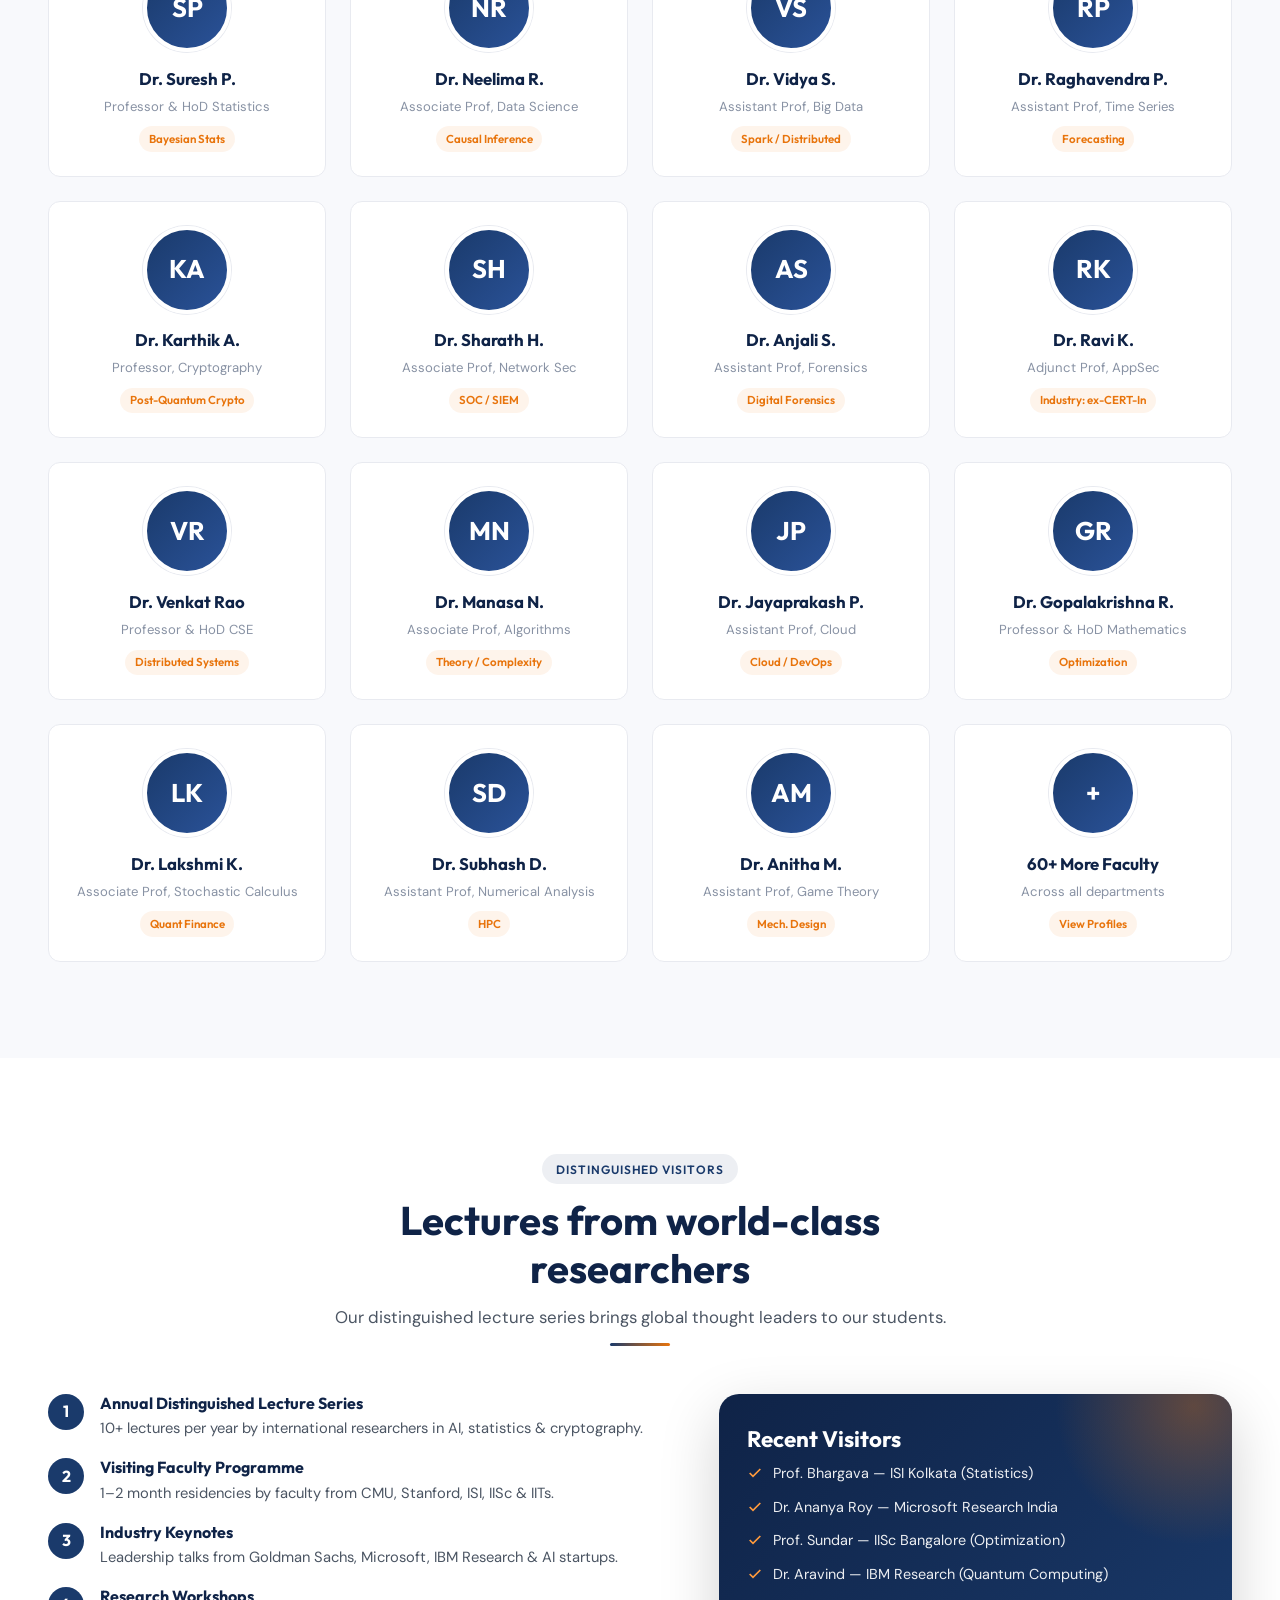
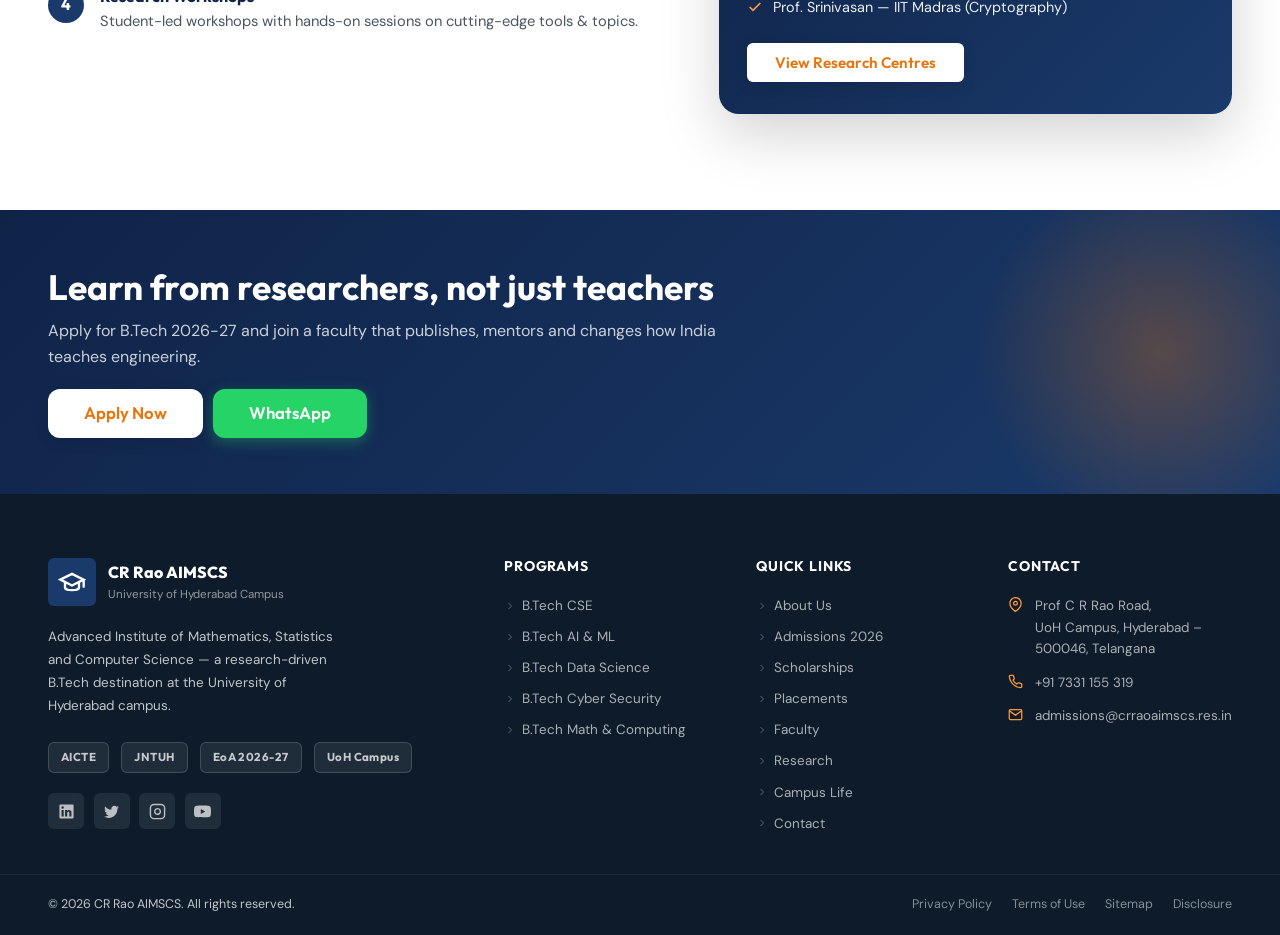
<file: pages/faculty.html>
<!DOCTYPE html>
<html lang="en">
<head>
<meta charset="UTF-8" />
<meta name="viewport" content="width=device-width, initial-scale=1.0, viewport-fit=cover" />
<meta name="theme-color" content="#1a3a6b" />
<title>Faculty | CR Rao AIMSCS — Researchers Who Teach</title>
<meta name="description" content="Faculty at CR Rao AIMSCS — PhDs from IISc, IITs, ISI &amp; top global universities. Active researchers in AI, statistics, cryptography &amp; computer science. Inside University of Hyderabad campus." />
<link rel="canonical" href="https://crraoaimscs.res.in/pages/faculty.html" />
<link rel="icon" type="image/svg+xml" href="data:image/svg+xml,%3Csvg xmlns='http://www.w3.org/2000/svg' viewBox='0 0 100 100'%3E%3Crect width='100' height='100' rx='18' fill='%231a3a6b'/%3E%3Ctext x='50' y='66' font-family='Outfit,sans-serif' font-size='52' font-weight='800' text-anchor='middle' fill='%23fff'%3ECR%3C/text%3E%3C/svg%3E" />
<link rel="preconnect" href="https://fonts.googleapis.com" />
<link rel="preconnect" href="https://fonts.gstatic.com" crossorigin />
<link href="https://fonts.googleapis.com/css2?family=Outfit:wght@400;500;600;700;800&family=DM+Sans:wght@400;500;600;700&display=swap" rel="stylesheet" />
<link rel="stylesheet" href="https://unpkg.com/aos@2.3.4/dist/aos.css" />
<link rel="stylesheet" href="../css/main.css" />
</head>
<body class="subpage has-sticky-cta" data-active-nav="faculty">

<div data-partial="topbar"></div>
<div data-partial="nav"></div>
<div data-partial="mobile-overlay"></div>
<div data-partial="mobile-menu"></div>

<section class="page-hero">
  <div class="container page-hero-inner">
    <nav class="breadcrumbs"><a href="../index.html">Home</a><svg viewBox="0 0 24 24" fill="none" stroke="currentColor" stroke-width="2"><polyline points="9 18 15 12 9 6"/></svg><span aria-current="page">Faculty</span></nav>
    <span class="page-hero-tag"><svg viewBox="0 0 24 24" fill="none" stroke="currentColor" stroke-width="2.5"><polygon points="12 2 15 9 22 9 17 14 19 21 12 17 5 21 7 14 2 9 9 9"/></svg>80+ PhD Faculty</span>
    <h1 class="page-hero-title">Researchers <span>who teach.</span> Mentors who care.</h1>
    <p class="page-hero-sub">Our faculty publish at NeurIPS, ICML, ACL, IEEE TSE and lead DST-funded projects. They bring active research into the classroom — and they remain accessible to undergraduates.</p>
  </div>
</section>

<section class="section">
  <div class="container">
    <div class="stat-row">
      <div class="stat-row-item" data-aos="fade-up"><div class="stat-row-num"><span data-count="80">0</span><span class="accent">+</span></div><div class="stat-row-label">PhD Faculty</div></div>
      <div class="stat-row-item" data-aos="fade-up" data-aos-delay="50"><div class="stat-row-num"><span data-count="20">0</span><span class="accent">+</span></div><div class="stat-row-label">Adjunct Industry Faculty</div></div>
      <div class="stat-row-item" data-aos="fade-up" data-aos-delay="100"><div class="stat-row-num"><span data-count="500">0</span><span class="accent">+</span></div><div class="stat-row-label">Publications (5 yrs)</div></div>
      <div class="stat-row-item" data-aos="fade-up" data-aos-delay="150"><div class="stat-row-num"><span data-count="40">0</span><span class="accent">+</span></div><div class="stat-row-label">Active Research Projects</div></div>
    </div>
  </div>
</section>

<section class="section" style="background:var(--clr-off-white);">
  <div class="container">
    <header class="section-header" data-aos="fade-up">
      <span class="section-tag accent">Departments</span>
      <h2 class="section-title">Browse faculty by specialization</h2>
      <p class="section-sub">Click a department to see active research interests and mentorship areas.</p>
      <div class="divider"></div>
    </header>

    <div class="pill-tabs">
      <button class="pill-tab active">All</button>
      <button class="pill-tab">AI &amp; ML</button>
      <button class="pill-tab">Data Science</button>
      <button class="pill-tab">Cyber Security</button>
      <button class="pill-tab">Computer Science</button>
      <button class="pill-tab">Mathematics</button>
    </div>

    <div class="faculty-grid" data-aos="fade-up">
      <!-- AI/ML Faculty -->
      <div class="faculty-card"><div class="faculty-avatar">RV</div><div class="faculty-name">Dr. Ramachandra Rao V.</div><div class="faculty-title">Professor &amp; Director, AI Lab</div><span class="faculty-tag">Deep Learning</span><div class="faculty-links"><a href="#" aria-label="LinkedIn"><svg viewBox="0 0 24 24" fill="currentColor"><path d="M20.5 2h-17A1.5 1.5 0 002 3.5v17A1.5 1.5 0 003.5 22h17a1.5 1.5 0 001.5-1.5v-17A1.5 1.5 0 0020.5 2zM8 19H5v-9h3zM6.5 8.25A1.75 1.75 0 118.3 6.5a1.78 1.78 0 01-1.8 1.75zM19 19h-3v-4.74c0-1.42-.6-1.93-1.38-1.93A1.74 1.74 0 0013 14.19a.66.66 0 000 .14V19h-3v-9h2.9v1.3a3.11 3.11 0 012.7-1.4c1.55 0 3.36.86 3.36 3.66z"/></svg></a><a href="#" aria-label="Profile"><svg viewBox="0 0 24 24" fill="none" stroke="currentColor" stroke-width="2"><circle cx="12" cy="12" r="10"/><line x1="2" y1="12" x2="22" y2="12"/></svg></a></div></div>
      <div class="faculty-card"><div class="faculty-avatar">SK</div><div class="faculty-name">Dr. Suresh K.</div><div class="faculty-title">Associate Prof, Computer Vision</div><span class="faculty-tag">CV / Robotics</span><div class="faculty-links"><a href="#" aria-label="LinkedIn"><svg viewBox="0 0 24 24" fill="currentColor"><path d="M20.5 2h-17A1.5 1.5 0 002 3.5v17A1.5 1.5 0 003.5 22h17a1.5 1.5 0 001.5-1.5v-17A1.5 1.5 0 0020.5 2zM8 19H5v-9h3zM6.5 8.25A1.75 1.75 0 118.3 6.5a1.78 1.78 0 01-1.8 1.75zM19 19h-3v-4.74c0-1.42-.6-1.93-1.38-1.93A1.74 1.74 0 0013 14.19a.66.66 0 000 .14V19h-3v-9h2.9v1.3a3.11 3.11 0 012.7-1.4c1.55 0 3.36.86 3.36 3.66z"/></svg></a></div></div>
      <div class="faculty-card"><div class="faculty-avatar">PA</div><div class="faculty-name">Dr. Padmaja A.</div><div class="faculty-title">Assistant Prof, NLP</div><span class="faculty-tag">LLMs / NLP</span></div>
      <div class="faculty-card"><div class="faculty-avatar">MJ</div><div class="faculty-name">Dr. Mahesh J.</div><div class="faculty-title">Adjunct Prof, MLOps</div><span class="faculty-tag">Industry: Microsoft</span></div>
      <!-- Data Science Faculty -->
      <div class="faculty-card"><div class="faculty-avatar">SP</div><div class="faculty-name">Dr. Suresh P.</div><div class="faculty-title">Professor &amp; HoD Statistics</div><span class="faculty-tag">Bayesian Stats</span></div>
      <div class="faculty-card"><div class="faculty-avatar">NR</div><div class="faculty-name">Dr. Neelima R.</div><div class="faculty-title">Associate Prof, Data Science</div><span class="faculty-tag">Causal Inference</span></div>
      <div class="faculty-card"><div class="faculty-avatar">VS</div><div class="faculty-name">Dr. Vidya S.</div><div class="faculty-title">Assistant Prof, Big Data</div><span class="faculty-tag">Spark / Distributed</span></div>
      <div class="faculty-card"><div class="faculty-avatar">RP</div><div class="faculty-name">Dr. Raghavendra P.</div><div class="faculty-title">Assistant Prof, Time Series</div><span class="faculty-tag">Forecasting</span></div>
      <!-- Cyber Security -->
      <div class="faculty-card"><div class="faculty-avatar">KA</div><div class="faculty-name">Dr. Karthik A.</div><div class="faculty-title">Professor, Cryptography</div><span class="faculty-tag">Post-Quantum Crypto</span></div>
      <div class="faculty-card"><div class="faculty-avatar">SH</div><div class="faculty-name">Dr. Sharath H.</div><div class="faculty-title">Associate Prof, Network Sec</div><span class="faculty-tag">SOC / SIEM</span></div>
      <div class="faculty-card"><div class="faculty-avatar">AS</div><div class="faculty-name">Dr. Anjali S.</div><div class="faculty-title">Assistant Prof, Forensics</div><span class="faculty-tag">Digital Forensics</span></div>
      <div class="faculty-card"><div class="faculty-avatar">RK</div><div class="faculty-name">Dr. Ravi K.</div><div class="faculty-title">Adjunct Prof, AppSec</div><span class="faculty-tag">Industry: ex-CERT-In</span></div>
      <!-- CSE -->
      <div class="faculty-card"><div class="faculty-avatar">VR</div><div class="faculty-name">Dr. Venkat Rao</div><div class="faculty-title">Professor &amp; HoD CSE</div><span class="faculty-tag">Distributed Systems</span></div>
      <div class="faculty-card"><div class="faculty-avatar">MN</div><div class="faculty-name">Dr. Manasa N.</div><div class="faculty-title">Associate Prof, Algorithms</div><span class="faculty-tag">Theory / Complexity</span></div>
      <div class="faculty-card"><div class="faculty-avatar">JP</div><div class="faculty-name">Dr. Jayaprakash P.</div><div class="faculty-title">Assistant Prof, Cloud</div><span class="faculty-tag">Cloud / DevOps</span></div>
      <!-- Math -->
      <div class="faculty-card"><div class="faculty-avatar">GR</div><div class="faculty-name">Dr. Gopalakrishna R.</div><div class="faculty-title">Professor &amp; HoD Mathematics</div><span class="faculty-tag">Optimization</span></div>
      <div class="faculty-card"><div class="faculty-avatar">LK</div><div class="faculty-name">Dr. Lakshmi K.</div><div class="faculty-title">Associate Prof, Stochastic Calculus</div><span class="faculty-tag">Quant Finance</span></div>
      <div class="faculty-card"><div class="faculty-avatar">SD</div><div class="faculty-name">Dr. Subhash D.</div><div class="faculty-title">Assistant Prof, Numerical Analysis</div><span class="faculty-tag">HPC</span></div>
      <div class="faculty-card"><div class="faculty-avatar">AM</div><div class="faculty-name">Dr. Anitha M.</div><div class="faculty-title">Assistant Prof, Game Theory</div><span class="faculty-tag">Mech. Design</span></div>
      <div class="faculty-card"><div class="faculty-avatar">+</div><div class="faculty-name">60+ More Faculty</div><div class="faculty-title">Across all departments</div><span class="faculty-tag">View Profiles</span></div>
    </div>
  </div>
</section>

<section class="section">
  <div class="container">
    <header class="section-header" data-aos="fade-up">
      <span class="section-tag">Distinguished Visitors</span>
      <h2 class="section-title">Lectures from world-class researchers</h2>
      <p class="section-sub">Our distinguished lecture series brings global thought leaders to our students.</p>
      <div class="divider"></div>
    </header>

    <div class="split">
      <div data-aos="fade-up">
        <div class="num-list">
          <div class="num-list-item"><div class="num-list-num">1</div><div><h4>Annual Distinguished Lecture Series</h4><p>10+ lectures per year by international researchers in AI, statistics &amp; cryptography.</p></div></div>
          <div class="num-list-item"><div class="num-list-num">2</div><div><h4>Visiting Faculty Programme</h4><p>1–2 month residencies by faculty from CMU, Stanford, ISI, IISc &amp; IITs.</p></div></div>
          <div class="num-list-item"><div class="num-list-num">3</div><div><h4>Industry Keynotes</h4><p>Leadership talks from Goldman Sachs, Microsoft, IBM Research &amp; AI startups.</p></div></div>
          <div class="num-list-item"><div class="num-list-num">4</div><div><h4>Research Workshops</h4><p>Student-led workshops with hands-on sessions on cutting-edge tools &amp; topics.</p></div></div>
        </div>
      </div>
      <div data-aos="fade-up" data-aos-delay="100">
        <div class="info-card">
          <h3>Recent Visitors</h3>
          <ul class="info-card-list">
            <li><svg viewBox="0 0 24 24" fill="none" stroke="currentColor" stroke-width="2.5"><polyline points="20 6 9 17 4 12"/></svg>Prof. Bhargava — ISI Kolkata (Statistics)</li>
            <li><svg viewBox="0 0 24 24" fill="none" stroke="currentColor" stroke-width="2.5"><polyline points="20 6 9 17 4 12"/></svg>Dr. Ananya Roy — Microsoft Research India</li>
            <li><svg viewBox="0 0 24 24" fill="none" stroke="currentColor" stroke-width="2.5"><polyline points="20 6 9 17 4 12"/></svg>Prof. Sundar — IISc Bangalore (Optimization)</li>
            <li><svg viewBox="0 0 24 24" fill="none" stroke="currentColor" stroke-width="2.5"><polyline points="20 6 9 17 4 12"/></svg>Dr. Aravind — IBM Research (Quantum Computing)</li>
            <li><svg viewBox="0 0 24 24" fill="none" stroke="currentColor" stroke-width="2.5"><polyline points="20 6 9 17 4 12"/></svg>Prof. Srinivasan — IIT Madras (Cryptography)</li>
          </ul>
          <a href="research.html" class="btn btn-white">View Research Centres</a>
        </div>
      </div>
    </div>
  </div>
</section>

<section class="page-cta">
  <div class="container page-cta-inner">
    <div class="page-cta-text">
      <h2>Learn from researchers, not just teachers</h2>
      <p>Apply for B.Tech 2026-27 and join a faculty that publishes, mentors and changes how India teaches engineering.</p>
      <div style="display:flex;gap:0.6rem;flex-wrap:wrap;margin-top:1.25rem;">
        <a href="apply.html" class="btn btn-white btn-lg">Apply Now</a>
        <a href="https://wa.me/917331155319" class="btn btn-whatsapp btn-lg">WhatsApp</a>
      </div>
    </div>
  </div>
</section>

<div data-partial="footer"></div>
<div data-partial="whatsapp"></div>
<div data-partial="back-to-top"></div>
<div data-partial="sticky-mobile"></div>

<script src="../js/partials.js" defer></script>
<script src="https://unpkg.com/aos@2.3.4/dist/aos.js" defer></script>
<script src="../js/main.js" defer></script>
</body>
</html>
</file>
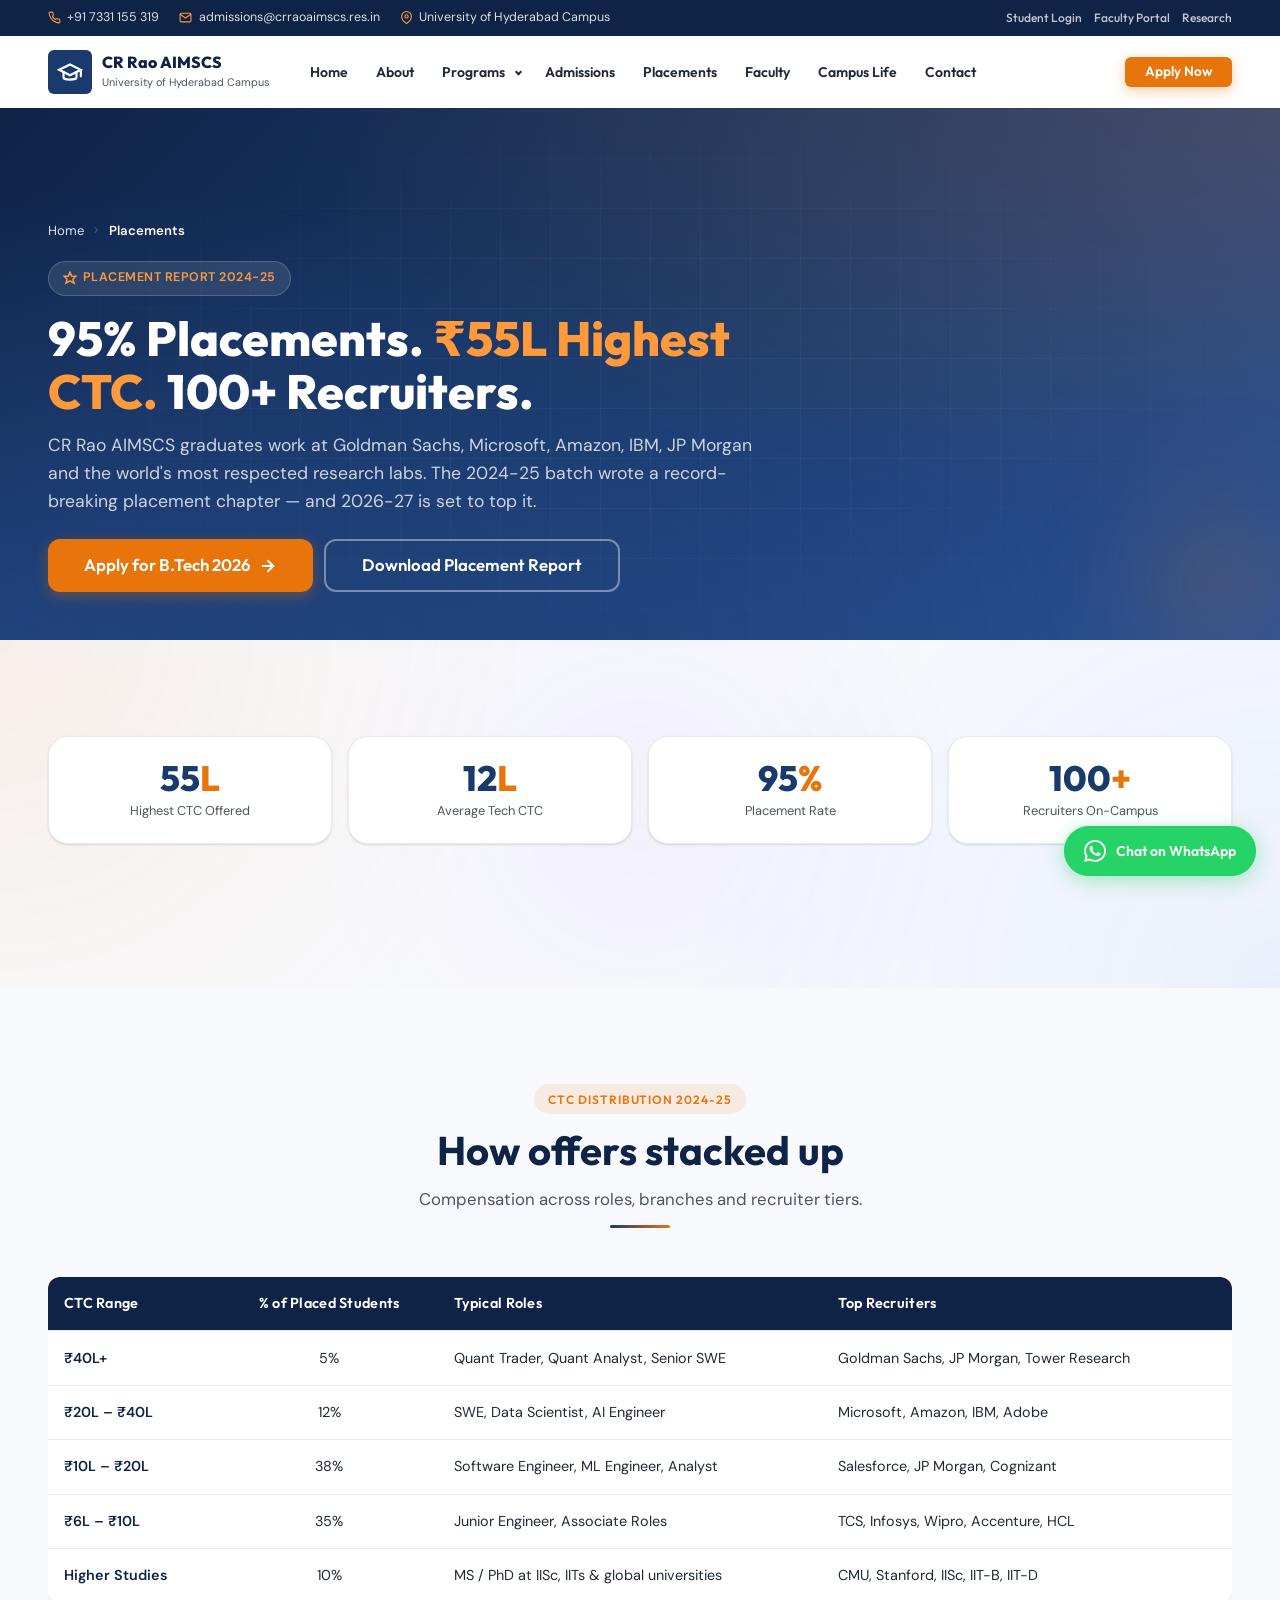
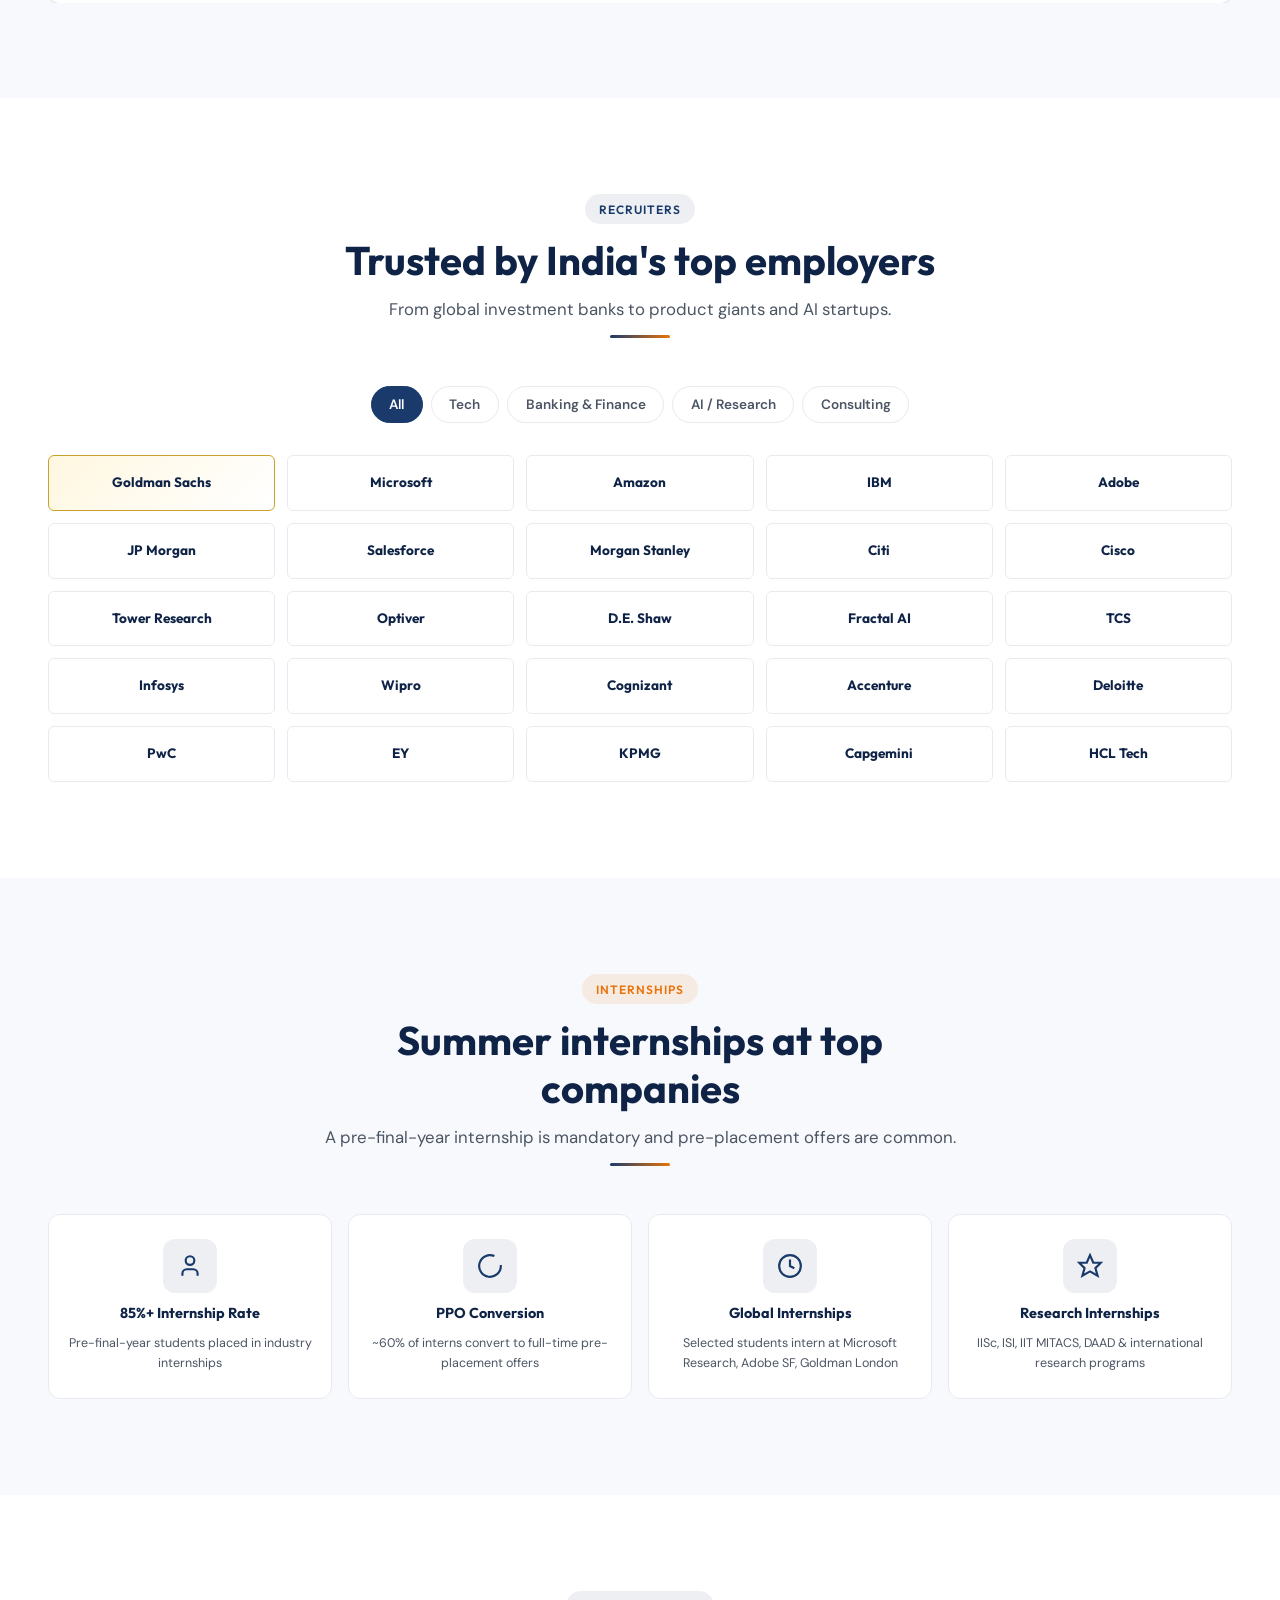
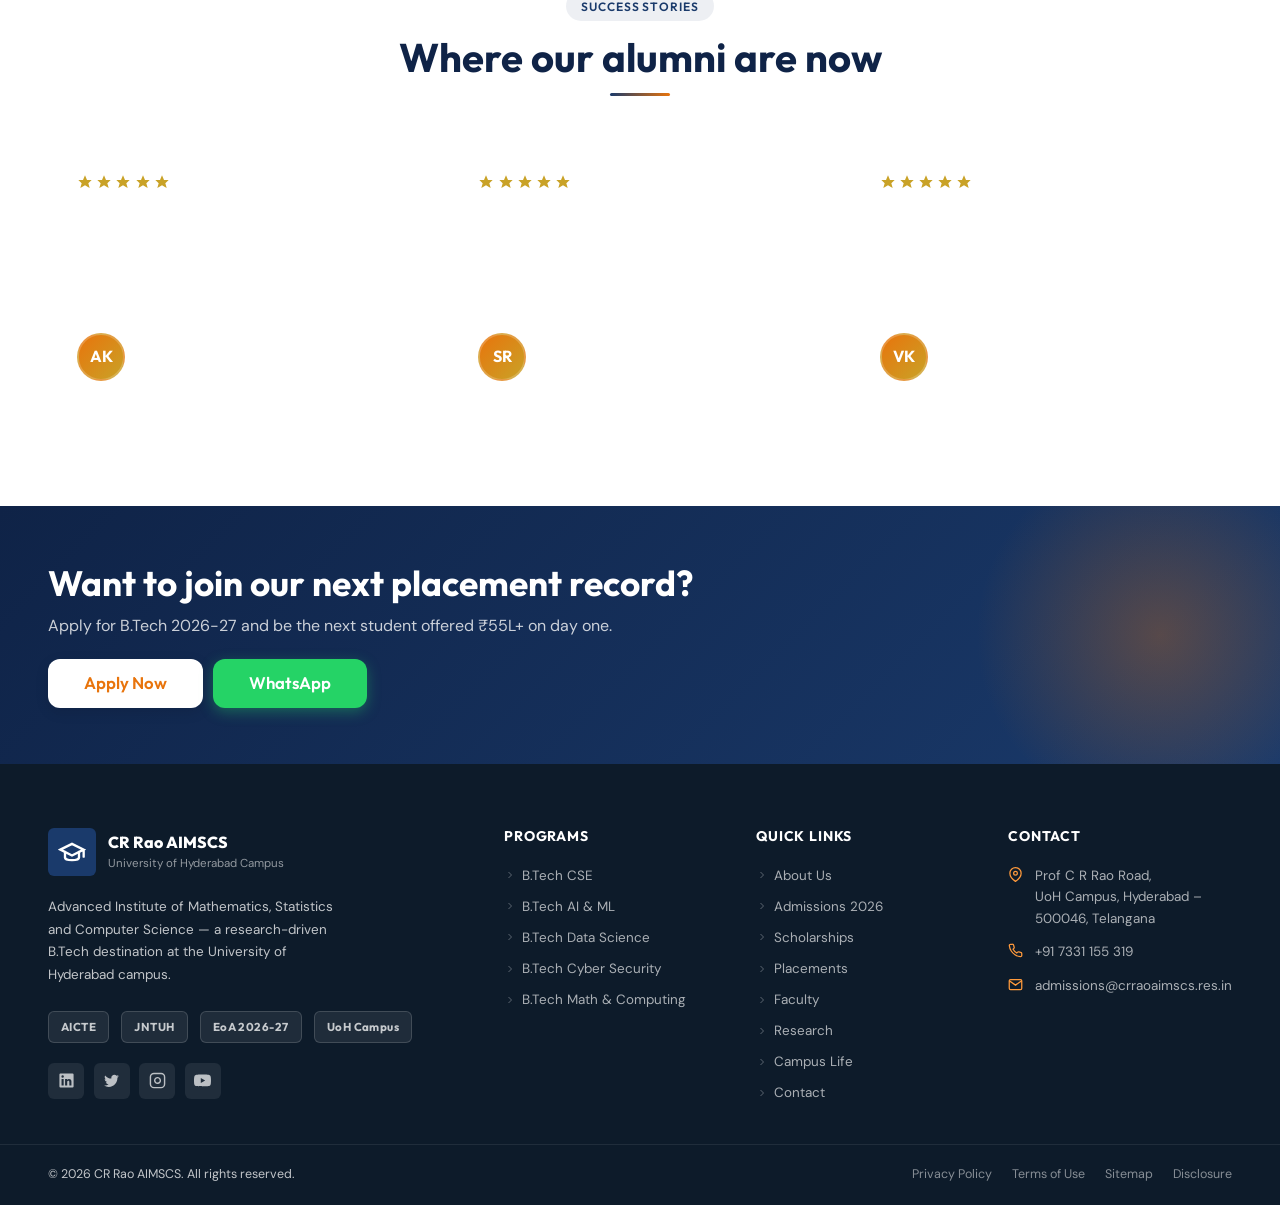
<file: pages/placements.html>
<!DOCTYPE html>
<html lang="en">
<head>
<meta charset="UTF-8" />
<meta name="viewport" content="width=device-width, initial-scale=1.0, viewport-fit=cover" />
<meta name="theme-color" content="#1a3a6b" />
<title>Placements 2024-25 | CR Rao AIMSCS — Goldman Sachs, Microsoft &amp; More</title>
<meta name="description" content="CR Rao AIMSCS placements: 95% placement rate, ₹55 LPA highest CTC, Goldman Sachs, Microsoft, Amazon &amp; 100+ top recruiters. View full placement report for B.Tech 2024-25." />
<meta name="keywords" content="CR Rao AIMSCS placements, B.Tech placement Hyderabad, Goldman Sachs Hyderabad placements" />
<link rel="canonical" href="https://crraoaimscs.res.in/pages/placements.html" />
<link rel="icon" type="image/svg+xml" href="data:image/svg+xml,%3Csvg xmlns='http://www.w3.org/2000/svg' viewBox='0 0 100 100'%3E%3Crect width='100' height='100' rx='18' fill='%231a3a6b'/%3E%3Ctext x='50' y='66' font-family='Outfit,sans-serif' font-size='52' font-weight='800' text-anchor='middle' fill='%23fff'%3ECR%3C/text%3E%3C/svg%3E" />
<link rel="preconnect" href="https://fonts.googleapis.com" />
<link rel="preconnect" href="https://fonts.gstatic.com" crossorigin />
<link href="https://fonts.googleapis.com/css2?family=Outfit:wght@400;500;600;700;800&family=DM+Sans:wght@400;500;600;700&display=swap" rel="stylesheet" />
<link rel="stylesheet" href="https://unpkg.com/aos@2.3.4/dist/aos.css" />
<link rel="stylesheet" href="../css/main.css" />
</head>
<body class="subpage has-sticky-cta" data-active-nav="placements">

<div data-partial="topbar"></div>
<div data-partial="nav"></div>
<div data-partial="mobile-overlay"></div>
<div data-partial="mobile-menu"></div>

<section class="page-hero">
  <div class="container page-hero-inner">
    <nav class="breadcrumbs"><a href="../index.html">Home</a><svg viewBox="0 0 24 24" fill="none" stroke="currentColor" stroke-width="2"><polyline points="9 18 15 12 9 6"/></svg><span aria-current="page">Placements</span></nav>
    <span class="page-hero-tag"><svg viewBox="0 0 24 24" fill="none" stroke="currentColor" stroke-width="2.5"><polygon points="12 2 15 9 22 9 17 14 19 21 12 17 5 21 7 14 2 9 9 9"/></svg>Placement Report 2024-25</span>
    <h1 class="page-hero-title">95% Placements. <span>₹55L Highest CTC.</span> 100+ Recruiters.</h1>
    <p class="page-hero-sub">CR Rao AIMSCS graduates work at Goldman Sachs, Microsoft, Amazon, IBM, JP Morgan and the world's most respected research labs. The 2024-25 batch wrote a record-breaking placement chapter — and 2026-27 is set to top it.</p>
    <div class="page-hero-actions">
      <a href="apply.html" class="btn btn-primary btn-lg">Apply for B.Tech 2026<svg viewBox="0 0 24 24" fill="none" stroke="currentColor" stroke-width="2.5" stroke-linecap="round" width="18" height="18"><line x1="5" y1="12" x2="19" y2="12"/><polyline points="12 5 19 12 12 19"/></svg></a>
      <a href="admissions.html#brochure" class="btn btn-secondary btn-lg" style="border-color:rgba(255,255,255,0.4);color:#fff;">Download Placement Report</a>
    </div>
  </div>
</section>

<section class="section gradient-mesh-1">
  <div class="container">
    <div class="placement-stats">
      <div class="placement-stat" data-aos="fade-up"><div class="placement-stat-num"><span data-count="55">0</span><span class="accent">L</span></div><div class="placement-stat-label">Highest CTC Offered</div></div>
      <div class="placement-stat" data-aos="fade-up" data-aos-delay="50"><div class="placement-stat-num"><span data-count="12">0</span><span class="accent">L</span></div><div class="placement-stat-label">Average Tech CTC</div></div>
      <div class="placement-stat" data-aos="fade-up" data-aos-delay="100"><div class="placement-stat-num"><span data-count="95">0</span><span class="accent">%</span></div><div class="placement-stat-label">Placement Rate</div></div>
      <div class="placement-stat" data-aos="fade-up" data-aos-delay="150"><div class="placement-stat-num"><span data-count="100">0</span><span class="accent">+</span></div><div class="placement-stat-label">Recruiters On-Campus</div></div>
    </div>
  </div>
</section>

<section class="section" style="background:var(--clr-off-white);">
  <div class="container">
    <header class="section-header" data-aos="fade-up">
      <span class="section-tag accent">CTC Distribution 2024-25</span>
      <h2 class="section-title">How offers stacked up</h2>
      <p class="section-sub">Compensation across roles, branches and recruiter tiers.</p>
      <div class="divider"></div>
    </header>
    <div class="compare-wrap" data-aos="fade-up">
      <table class="compare-table">
        <thead>
          <tr><th>CTC Range</th><th class="text-c">% of Placed Students</th><th>Typical Roles</th><th>Top Recruiters</th></tr>
        </thead>
        <tbody>
          <tr><td class="row-label">₹40L+</td><td class="text-c">5%</td><td>Quant Trader, Quant Analyst, Senior SWE</td><td>Goldman Sachs, JP Morgan, Tower Research</td></tr>
          <tr><td class="row-label">₹20L – ₹40L</td><td class="text-c">12%</td><td>SWE, Data Scientist, AI Engineer</td><td>Microsoft, Amazon, IBM, Adobe</td></tr>
          <tr><td class="row-label">₹10L – ₹20L</td><td class="text-c">38%</td><td>Software Engineer, ML Engineer, Analyst</td><td>Salesforce, JP Morgan, Cognizant</td></tr>
          <tr><td class="row-label">₹6L – ₹10L</td><td class="text-c">35%</td><td>Junior Engineer, Associate Roles</td><td>TCS, Infosys, Wipro, Accenture, HCL</td></tr>
          <tr><td class="row-label">Higher Studies</td><td class="text-c">10%</td><td>MS / PhD at IISc, IITs &amp; global universities</td><td>CMU, Stanford, IISc, IIT-B, IIT-D</td></tr>
        </tbody>
      </table>
    </div>
  </div>
</section>

<section class="section">
  <div class="container">
    <header class="section-header" data-aos="fade-up">
      <span class="section-tag">Recruiters</span>
      <h2 class="section-title">Trusted by India's top employers</h2>
      <p class="section-sub">From global investment banks to product giants and AI startups.</p>
      <div class="divider"></div>
    </header>

    <div class="pill-tabs">
      <button class="pill-tab active">All</button>
      <button class="pill-tab">Tech</button>
      <button class="pill-tab">Banking &amp; Finance</button>
      <button class="pill-tab">AI / Research</button>
      <button class="pill-tab">Consulting</button>
    </div>

    <div class="recruiter-grid" data-aos="fade-up">
      <div class="recruiter-cell gold">Goldman Sachs</div>
      <div class="recruiter-cell">Microsoft</div>
      <div class="recruiter-cell">Amazon</div>
      <div class="recruiter-cell">IBM</div>
      <div class="recruiter-cell">Adobe</div>
      <div class="recruiter-cell">JP Morgan</div>
      <div class="recruiter-cell">Salesforce</div>
      <div class="recruiter-cell">Morgan Stanley</div>
      <div class="recruiter-cell">Citi</div>
      <div class="recruiter-cell">Cisco</div>
      <div class="recruiter-cell">Tower Research</div>
      <div class="recruiter-cell">Optiver</div>
      <div class="recruiter-cell">D.E. Shaw</div>
      <div class="recruiter-cell">Fractal AI</div>
      <div class="recruiter-cell">TCS</div>
      <div class="recruiter-cell">Infosys</div>
      <div class="recruiter-cell">Wipro</div>
      <div class="recruiter-cell">Cognizant</div>
      <div class="recruiter-cell">Accenture</div>
      <div class="recruiter-cell">Deloitte</div>
      <div class="recruiter-cell">PwC</div>
      <div class="recruiter-cell">EY</div>
      <div class="recruiter-cell">KPMG</div>
      <div class="recruiter-cell">Capgemini</div>
      <div class="recruiter-cell">HCL Tech</div>
    </div>
  </div>
</section>

<section class="section" style="background:var(--clr-off-white);">
  <div class="container">
    <header class="section-header" data-aos="fade-up">
      <span class="section-tag accent">Internships</span>
      <h2 class="section-title">Summer internships at top companies</h2>
      <p class="section-sub">A pre-final-year internship is mandatory and pre-placement offers are common.</p>
      <div class="divider"></div>
    </header>
    <div class="campus-grid">
      <div class="campus-card" data-aos="fade-up"><div class="campus-card-icon"><svg viewBox="0 0 24 24" fill="none" stroke="currentColor" stroke-width="2"><circle cx="12" cy="7" r="4"/><path d="M5 21v-2a4 4 0 0 1 4-4h6a4 4 0 0 1 4 4v2"/></svg></div><h4 class="campus-card-title">85%+ Internship Rate</h4><p class="campus-card-text">Pre-final-year students placed in industry internships</p></div>
      <div class="campus-card" data-aos="fade-up" data-aos-delay="50"><div class="campus-card-icon"><svg viewBox="0 0 24 24" fill="none" stroke="currentColor" stroke-width="2"><path d="M22 11.08V12a10 10 0 1 1-5.93-9.14"/></svg></div><h4 class="campus-card-title">PPO Conversion</h4><p class="campus-card-text">~60% of interns convert to full-time pre-placement offers</p></div>
      <div class="campus-card" data-aos="fade-up" data-aos-delay="100"><div class="campus-card-icon"><svg viewBox="0 0 24 24" fill="none" stroke="currentColor" stroke-width="2"><circle cx="12" cy="12" r="10"/><polyline points="12 6 12 12 16 14"/></svg></div><h4 class="campus-card-title">Global Internships</h4><p class="campus-card-text">Selected students intern at Microsoft Research, Adobe SF, Goldman London</p></div>
      <div class="campus-card" data-aos="fade-up" data-aos-delay="150"><div class="campus-card-icon"><svg viewBox="0 0 24 24" fill="none" stroke="currentColor" stroke-width="2"><polygon points="12 2 15 9 22 9 17 14 19 21 12 17 5 21 7 14 2 9 9 9"/></svg></div><h4 class="campus-card-title">Research Internships</h4><p class="campus-card-text">IISc, ISI, IIT MITACS, DAAD &amp; international research programs</p></div>
    </div>
  </div>
</section>

<section class="section">
  <div class="container">
    <header class="section-header" data-aos="fade-up">
      <span class="section-tag">Success Stories</span>
      <h2 class="section-title">Where our alumni are now</h2>
      <div class="divider"></div>
    </header>
    <div class="testimonials-grid" data-aos="fade-up">
      <div class="testimonial-card">
        <div class="testimonial-stars"><svg viewBox="0 0 24 24"><polygon points="12 2 15 9 22 9 17 14 19 21 12 17 5 21 7 14 2 9 9 9"/></svg><svg viewBox="0 0 24 24"><polygon points="12 2 15 9 22 9 17 14 19 21 12 17 5 21 7 14 2 9 9 9"/></svg><svg viewBox="0 0 24 24"><polygon points="12 2 15 9 22 9 17 14 19 21 12 17 5 21 7 14 2 9 9 9"/></svg><svg viewBox="0 0 24 24"><polygon points="12 2 15 9 22 9 17 14 19 21 12 17 5 21 7 14 2 9 9 9"/></svg><svg viewBox="0 0 24 24"><polygon points="12 2 15 9 22 9 17 14 19 21 12 17 5 21 7 14 2 9 9 9"/></svg></div>
        <p class="testimonial-text">"My ₹55L Goldman Sachs offer started with a research paper I co-authored in second year. The faculty mentorship at AIMSCS made it possible."</p>
        <div class="testimonial-author"><div class="testimonial-avatar">AK</div><div><div class="testimonial-author-name">Aryan Kapoor</div><div class="testimonial-author-role">B.Tech AI &amp; ML, 2025 • Goldman Sachs (₹55L)</div></div></div>
      </div>
      <div class="testimonial-card">
        <div class="testimonial-stars"><svg viewBox="0 0 24 24"><polygon points="12 2 15 9 22 9 17 14 19 21 12 17 5 21 7 14 2 9 9 9"/></svg><svg viewBox="0 0 24 24"><polygon points="12 2 15 9 22 9 17 14 19 21 12 17 5 21 7 14 2 9 9 9"/></svg><svg viewBox="0 0 24 24"><polygon points="12 2 15 9 22 9 17 14 19 21 12 17 5 21 7 14 2 9 9 9"/></svg><svg viewBox="0 0 24 24"><polygon points="12 2 15 9 22 9 17 14 19 21 12 17 5 21 7 14 2 9 9 9"/></svg><svg viewBox="0 0 24 24"><polygon points="12 2 15 9 22 9 17 14 19 21 12 17 5 21 7 14 2 9 9 9"/></svg></div>
        <p class="testimonial-text">"The placement cell prepared us with mock interviews and DSA boot-camps. Microsoft was my second-round offer — I had three to choose from."</p>
        <div class="testimonial-author"><div class="testimonial-avatar">SR</div><div><div class="testimonial-author-name">Sneha Reddy</div><div class="testimonial-author-role">B.Tech Data Science, 2024 • Microsoft (₹38L)</div></div></div>
      </div>
      <div class="testimonial-card">
        <div class="testimonial-stars"><svg viewBox="0 0 24 24"><polygon points="12 2 15 9 22 9 17 14 19 21 12 17 5 21 7 14 2 9 9 9"/></svg><svg viewBox="0 0 24 24"><polygon points="12 2 15 9 22 9 17 14 19 21 12 17 5 21 7 14 2 9 9 9"/></svg><svg viewBox="0 0 24 24"><polygon points="12 2 15 9 22 9 17 14 19 21 12 17 5 21 7 14 2 9 9 9"/></svg><svg viewBox="0 0 24 24"><polygon points="12 2 15 9 22 9 17 14 19 21 12 17 5 21 7 14 2 9 9 9"/></svg><svg viewBox="0 0 24 24"><polygon points="12 2 15 9 22 9 17 14 19 21 12 17 5 21 7 14 2 9 9 9"/></svg></div>
        <p class="testimonial-text">"I'm pursuing a PhD at CMU because the AIMSCS faculty introduced me to research from year two. Top US schools value that maturity."</p>
        <div class="testimonial-author"><div class="testimonial-avatar">VK</div><div><div class="testimonial-author-name">Vikas K.</div><div class="testimonial-author-role">B.Tech Math &amp; Computing, 2024 • PhD @ CMU</div></div></div>
      </div>
    </div>
  </div>
</section>

<section class="page-cta">
  <div class="container page-cta-inner">
    <div class="page-cta-text">
      <h2>Want to join our next placement record?</h2>
      <p>Apply for B.Tech 2026-27 and be the next student offered ₹55L+ on day one.</p>
      <div style="display:flex;gap:0.6rem;flex-wrap:wrap;margin-top:1.25rem;">
        <a href="apply.html" class="btn btn-white btn-lg">Apply Now</a>
        <a href="https://wa.me/917331155319" class="btn btn-whatsapp btn-lg">WhatsApp</a>
      </div>
    </div>
  </div>
</section>

<div data-partial="footer"></div>
<div data-partial="whatsapp"></div>
<div data-partial="back-to-top"></div>
<div data-partial="sticky-mobile"></div>

<script src="../js/partials.js" defer></script>
<script src="https://unpkg.com/aos@2.3.4/dist/aos.js" defer></script>
<script src="../js/main.js" defer></script>
</body>
</html>
</file>
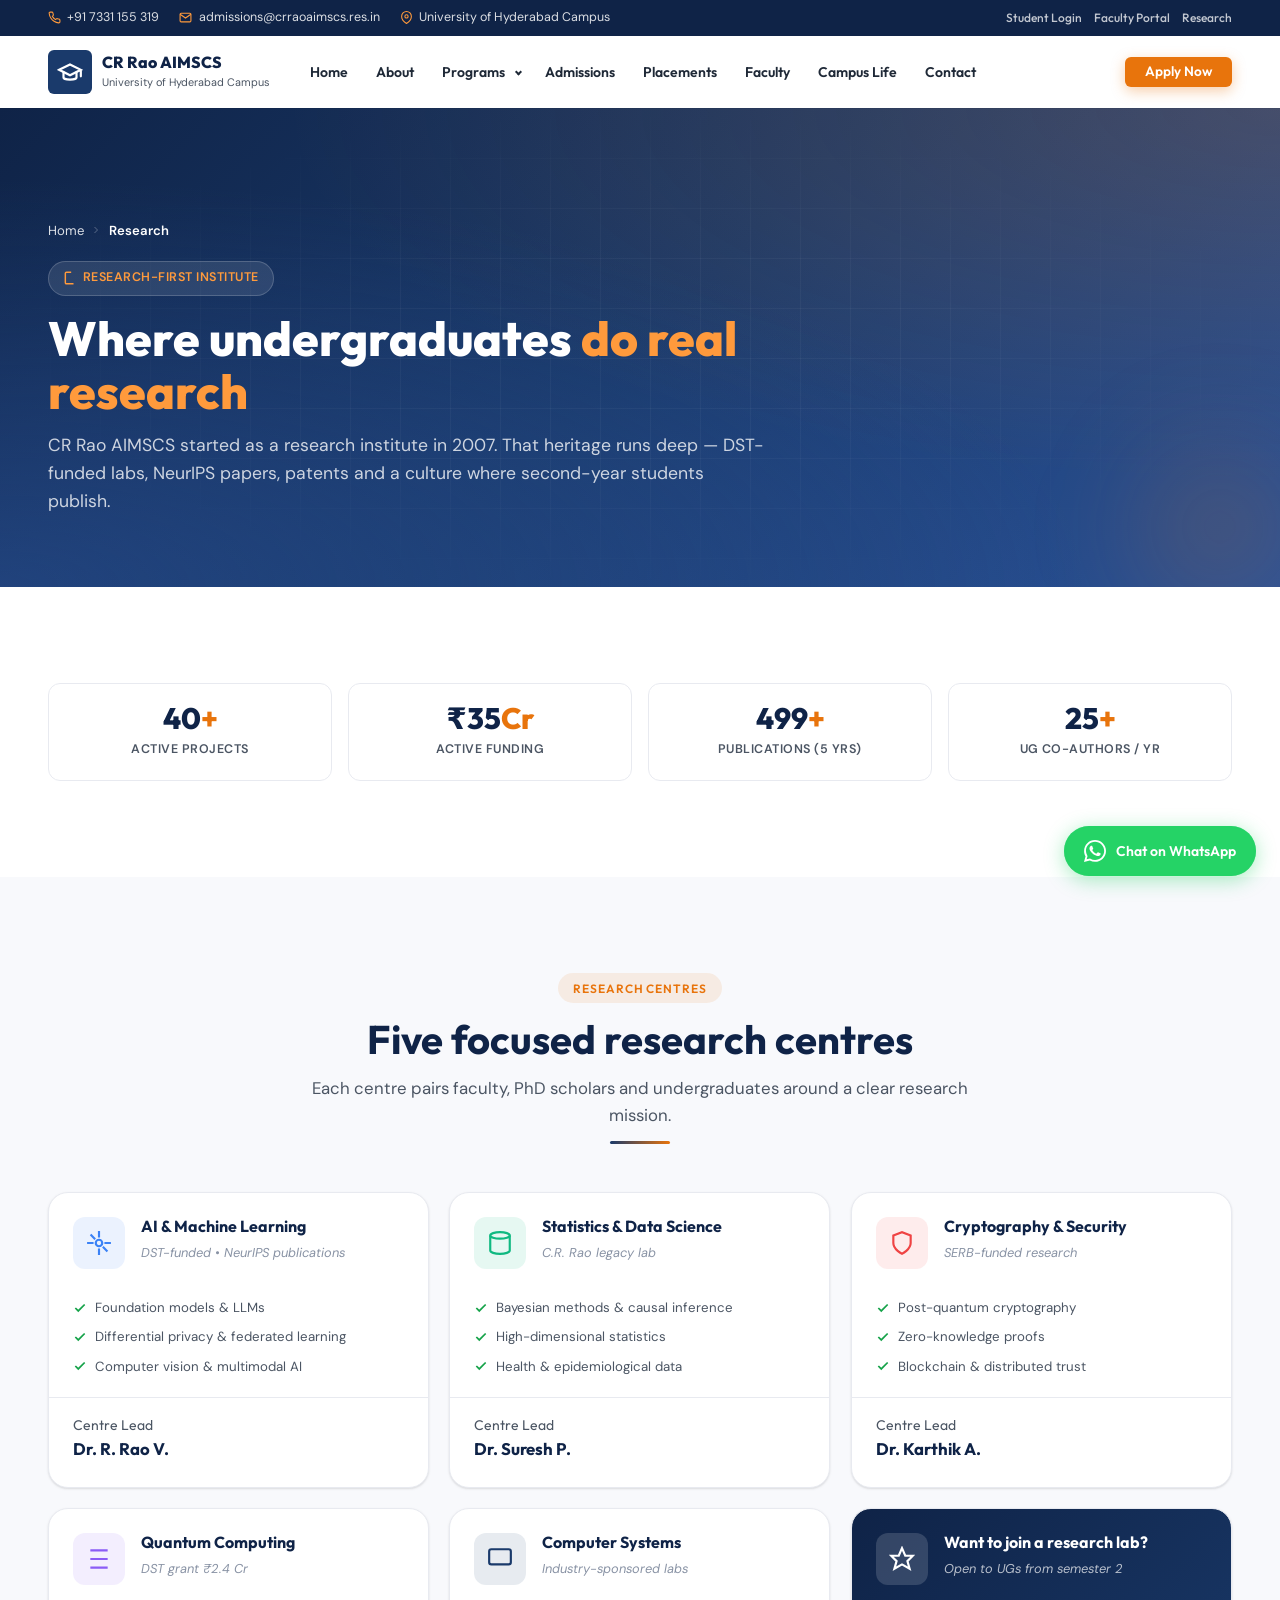
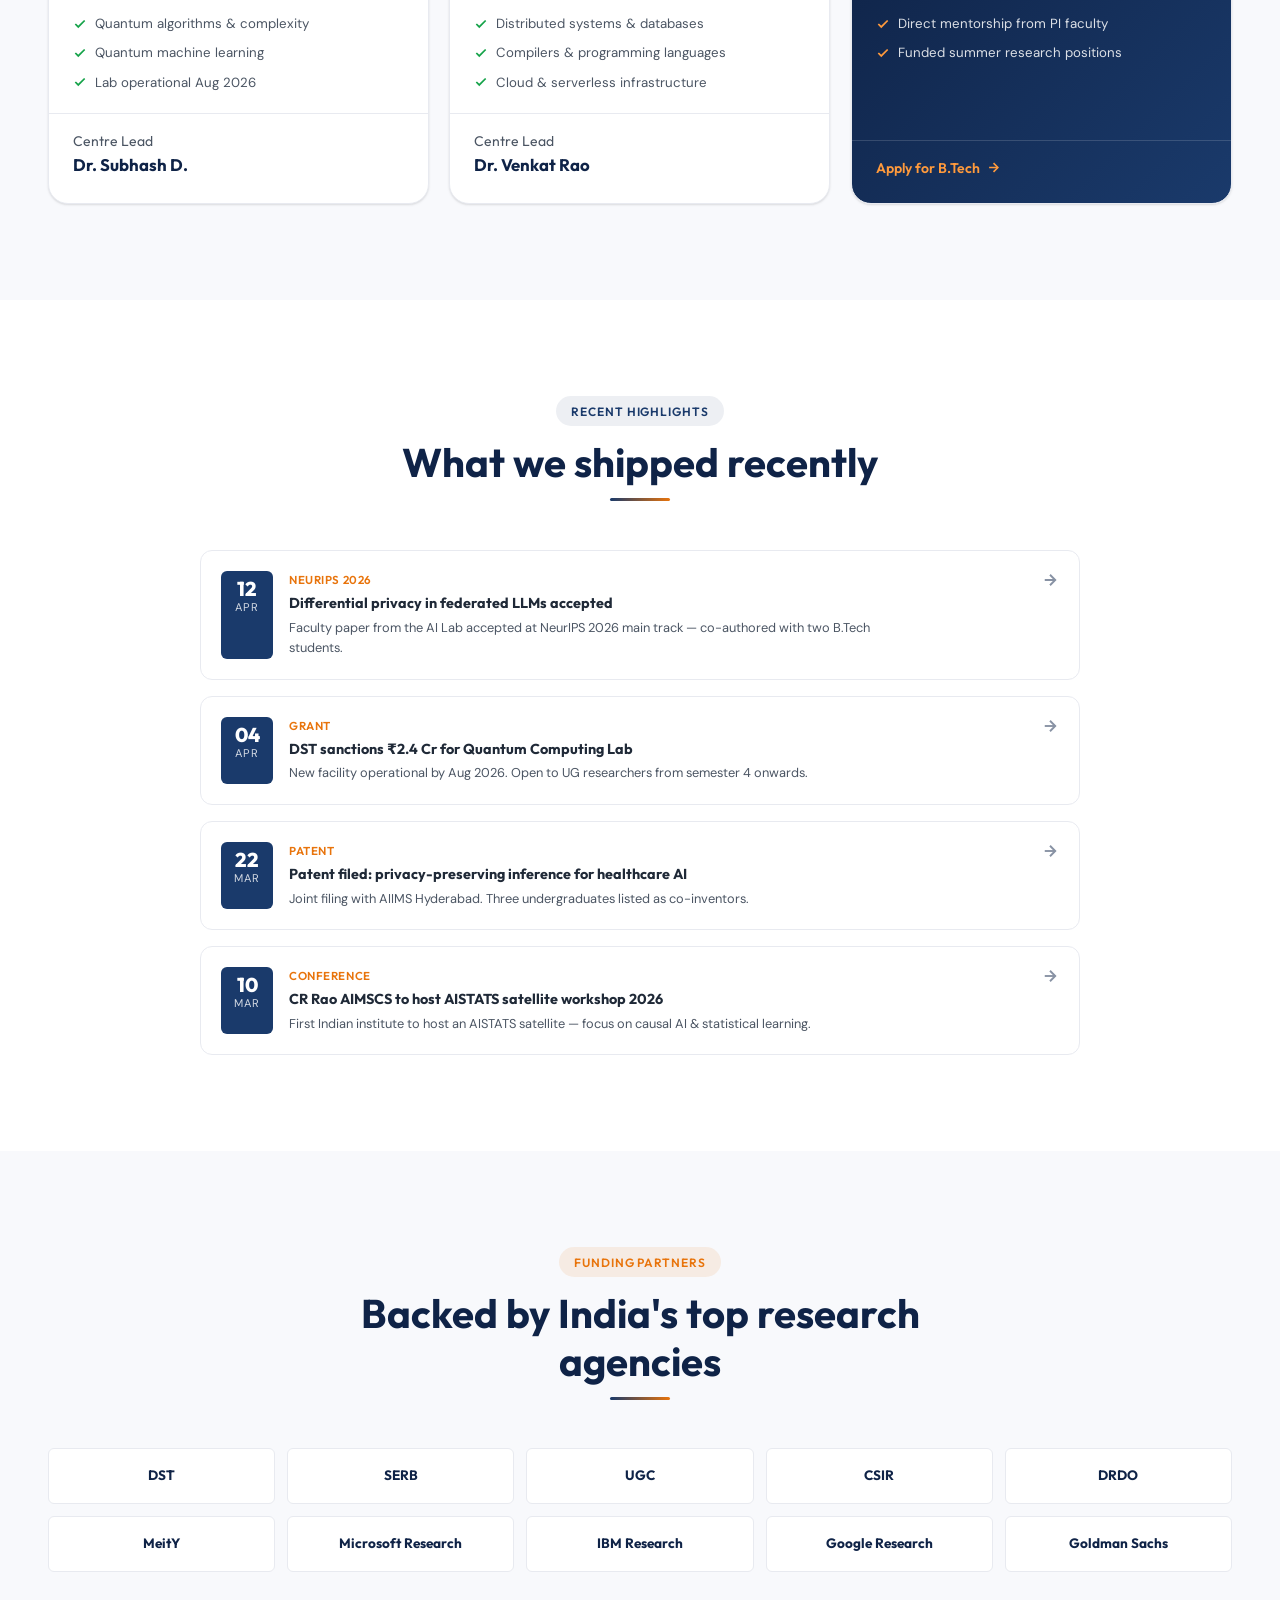
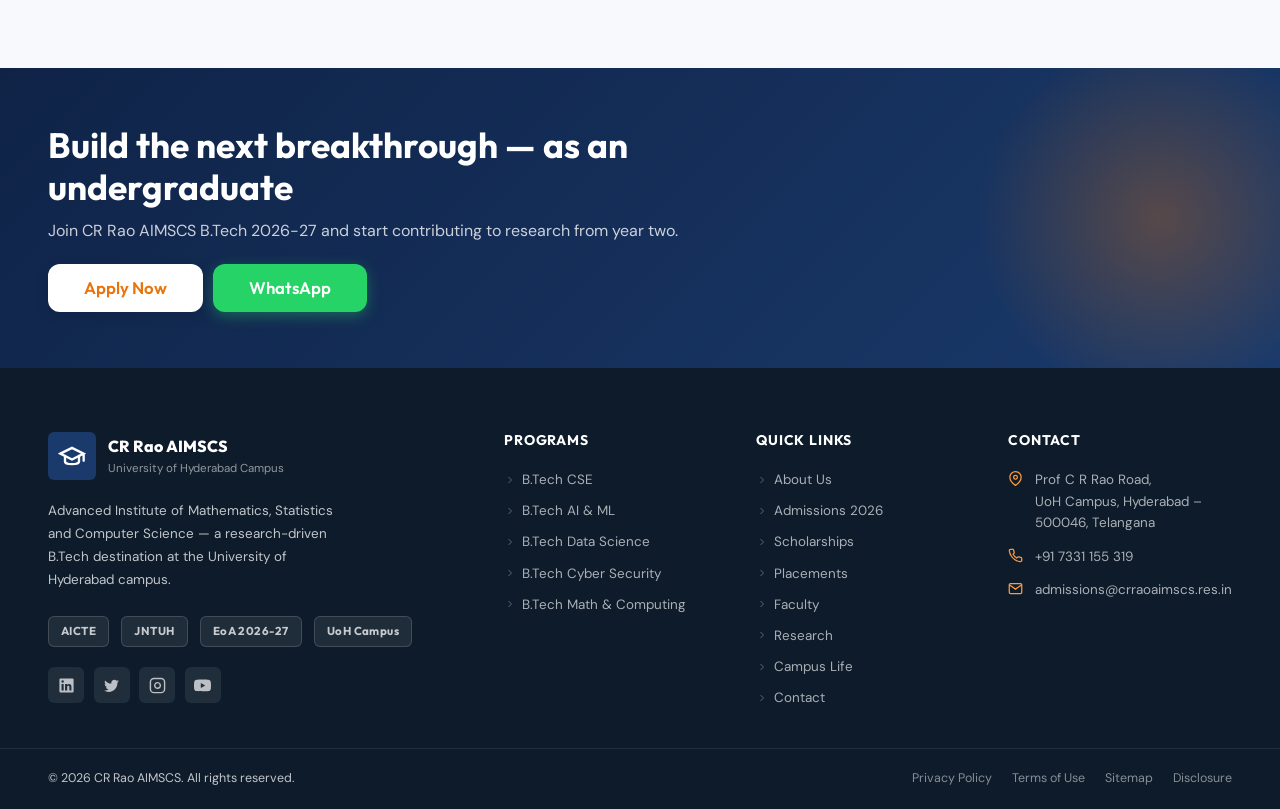
<file: pages/research.html>
<!DOCTYPE html>
<html lang="en">
<head>
<meta charset="UTF-8" />
<meta name="viewport" content="width=device-width, initial-scale=1.0, viewport-fit=cover" />
<meta name="theme-color" content="#1a3a6b" />
<title>Research at CR Rao AIMSCS | AI, Statistics &amp; Cryptography Labs</title>
<meta name="description" content="Research at CR Rao AIMSCS — DST-funded labs in AI, statistics, cryptography &amp; quantum computing. Undergraduates publish papers and intern at top global research labs." />
<link rel="canonical" href="https://crraoaimscs.res.in/pages/research.html" />
<link rel="icon" type="image/svg+xml" href="data:image/svg+xml,%3Csvg xmlns='http://www.w3.org/2000/svg' viewBox='0 0 100 100'%3E%3Crect width='100' height='100' rx='18' fill='%231a3a6b'/%3E%3Ctext x='50' y='66' font-family='Outfit,sans-serif' font-size='52' font-weight='800' text-anchor='middle' fill='%23fff'%3ECR%3C/text%3E%3C/svg%3E" />
<link rel="preconnect" href="https://fonts.googleapis.com" />
<link rel="preconnect" href="https://fonts.gstatic.com" crossorigin />
<link href="https://fonts.googleapis.com/css2?family=Outfit:wght@400;500;600;700;800&family=DM+Sans:wght@400;500;600;700&display=swap" rel="stylesheet" />
<link rel="stylesheet" href="https://unpkg.com/aos@2.3.4/dist/aos.css" />
<link rel="stylesheet" href="../css/main.css" />
</head>
<body class="subpage has-sticky-cta" data-active-nav="research">

<div data-partial="topbar"></div>
<div data-partial="nav"></div>
<div data-partial="mobile-overlay"></div>
<div data-partial="mobile-menu"></div>

<section class="page-hero">
  <div class="container page-hero-inner">
    <nav class="breadcrumbs"><a href="../index.html">Home</a><svg viewBox="0 0 24 24" fill="none" stroke="currentColor" stroke-width="2"><polyline points="9 18 15 12 9 6"/></svg><span aria-current="page">Research</span></nav>
    <span class="page-hero-tag"><svg viewBox="0 0 24 24" fill="none" stroke="currentColor" stroke-width="2.5"><path d="M14 2H6a2 2 0 0 0-2 2v16a2 2 0 0 0 2 2h12"/></svg>Research-First Institute</span>
    <h1 class="page-hero-title">Where undergraduates <span>do real research</span></h1>
    <p class="page-hero-sub">CR Rao AIMSCS started as a research institute in 2007. That heritage runs deep — DST-funded labs, NeurIPS papers, patents and a culture where second-year students publish.</p>
  </div>
</section>

<section class="section">
  <div class="container">
    <div class="stat-row">
      <div class="stat-row-item" data-aos="fade-up"><div class="stat-row-num"><span data-count="40">0</span><span class="accent">+</span></div><div class="stat-row-label">Active Projects</div></div>
      <div class="stat-row-item" data-aos="fade-up" data-aos-delay="50"><div class="stat-row-num">₹<span data-count="35">0</span><span class="accent">Cr</span></div><div class="stat-row-label">Active Funding</div></div>
      <div class="stat-row-item" data-aos="fade-up" data-aos-delay="100"><div class="stat-row-num"><span data-count="500">0</span><span class="accent">+</span></div><div class="stat-row-label">Publications (5 yrs)</div></div>
      <div class="stat-row-item" data-aos="fade-up" data-aos-delay="150"><div class="stat-row-num"><span data-count="25">0</span><span class="accent">+</span></div><div class="stat-row-label">UG Co-Authors / yr</div></div>
    </div>
  </div>
</section>

<section class="section" style="background:var(--clr-off-white);">
  <div class="container">
    <header class="section-header" data-aos="fade-up">
      <span class="section-tag accent">Research Centres</span>
      <h2 class="section-title">Five focused research centres</h2>
      <p class="section-sub">Each centre pairs faculty, PhD scholars and undergraduates around a clear research mission.</p>
      <div class="divider"></div>
    </header>

    <div class="programs-grid">
      <article class="program-card" data-aos="fade-up">
        <div class="program-card-top">
          <div class="program-icon pi-blue"><svg viewBox="0 0 24 24" fill="none" stroke="currentColor" stroke-width="2"><circle cx="12" cy="12" r="3"/><path d="M12 1v6M12 17v6M4.22 4.22l4.24 4.24M15.54 15.54l4.24 4.24M1 12h6M17 12h6"/></svg></div>
          <div class="program-card-meta"><h3 class="program-name">AI &amp; Machine Learning</h3><span class="program-spec">DST-funded • NeurIPS publications</span></div>
        </div>
        <div class="program-card-body">
          <div class="program-highlights">
            <div class="program-highlight"><svg viewBox="0 0 24 24" fill="none" stroke="currentColor" stroke-width="3"><polyline points="20 6 9 17 4 12"/></svg>Foundation models &amp; LLMs</div>
            <div class="program-highlight"><svg viewBox="0 0 24 24" fill="none" stroke="currentColor" stroke-width="3"><polyline points="20 6 9 17 4 12"/></svg>Differential privacy &amp; federated learning</div>
            <div class="program-highlight"><svg viewBox="0 0 24 24" fill="none" stroke="currentColor" stroke-width="3"><polyline points="20 6 9 17 4 12"/></svg>Computer vision &amp; multimodal AI</div>
          </div>
        </div>
        <div class="program-card-footer"><div class="program-fee">Centre Lead<strong>Dr. R. Rao V.</strong></div></div>
      </article>

      <article class="program-card" data-aos="fade-up" data-aos-delay="50">
        <div class="program-card-top">
          <div class="program-icon pi-green"><svg viewBox="0 0 24 24" fill="none" stroke="currentColor" stroke-width="2"><ellipse cx="12" cy="5" rx="9" ry="3"/><path d="M3 5v14a9 3 0 0 0 18 0V5"/></svg></div>
          <div class="program-card-meta"><h3 class="program-name">Statistics &amp; Data Science</h3><span class="program-spec">C.R. Rao legacy lab</span></div>
        </div>
        <div class="program-card-body">
          <div class="program-highlights">
            <div class="program-highlight"><svg viewBox="0 0 24 24" fill="none" stroke="currentColor" stroke-width="3"><polyline points="20 6 9 17 4 12"/></svg>Bayesian methods &amp; causal inference</div>
            <div class="program-highlight"><svg viewBox="0 0 24 24" fill="none" stroke="currentColor" stroke-width="3"><polyline points="20 6 9 17 4 12"/></svg>High-dimensional statistics</div>
            <div class="program-highlight"><svg viewBox="0 0 24 24" fill="none" stroke="currentColor" stroke-width="3"><polyline points="20 6 9 17 4 12"/></svg>Health &amp; epidemiological data</div>
          </div>
        </div>
        <div class="program-card-footer"><div class="program-fee">Centre Lead<strong>Dr. Suresh P.</strong></div></div>
      </article>

      <article class="program-card" data-aos="fade-up" data-aos-delay="100">
        <div class="program-card-top">
          <div class="program-icon pi-red"><svg viewBox="0 0 24 24" fill="none" stroke="currentColor" stroke-width="2"><path d="M12 22s8-4 8-10V5l-8-3-8 3v7c0 6 8 10 8 10z"/></svg></div>
          <div class="program-card-meta"><h3 class="program-name">Cryptography &amp; Security</h3><span class="program-spec">SERB-funded research</span></div>
        </div>
        <div class="program-card-body">
          <div class="program-highlights">
            <div class="program-highlight"><svg viewBox="0 0 24 24" fill="none" stroke="currentColor" stroke-width="3"><polyline points="20 6 9 17 4 12"/></svg>Post-quantum cryptography</div>
            <div class="program-highlight"><svg viewBox="0 0 24 24" fill="none" stroke="currentColor" stroke-width="3"><polyline points="20 6 9 17 4 12"/></svg>Zero-knowledge proofs</div>
            <div class="program-highlight"><svg viewBox="0 0 24 24" fill="none" stroke="currentColor" stroke-width="3"><polyline points="20 6 9 17 4 12"/></svg>Blockchain &amp; distributed trust</div>
          </div>
        </div>
        <div class="program-card-footer"><div class="program-fee">Centre Lead<strong>Dr. Karthik A.</strong></div></div>
      </article>

      <article class="program-card" data-aos="fade-up" data-aos-delay="150">
        <div class="program-card-top">
          <div class="program-icon pi-purple"><svg viewBox="0 0 24 24" fill="none" stroke="currentColor" stroke-width="2"><path d="M4 4h16M4 12h16M4 20h16"/></svg></div>
          <div class="program-card-meta"><h3 class="program-name">Quantum Computing</h3><span class="program-spec">DST grant ₹2.4 Cr</span></div>
        </div>
        <div class="program-card-body">
          <div class="program-highlights">
            <div class="program-highlight"><svg viewBox="0 0 24 24" fill="none" stroke="currentColor" stroke-width="3"><polyline points="20 6 9 17 4 12"/></svg>Quantum algorithms &amp; complexity</div>
            <div class="program-highlight"><svg viewBox="0 0 24 24" fill="none" stroke="currentColor" stroke-width="3"><polyline points="20 6 9 17 4 12"/></svg>Quantum machine learning</div>
            <div class="program-highlight"><svg viewBox="0 0 24 24" fill="none" stroke="currentColor" stroke-width="3"><polyline points="20 6 9 17 4 12"/></svg>Lab operational Aug 2026</div>
          </div>
        </div>
        <div class="program-card-footer"><div class="program-fee">Centre Lead<strong>Dr. Subhash D.</strong></div></div>
      </article>

      <article class="program-card" data-aos="fade-up" data-aos-delay="200">
        <div class="program-card-top">
          <div class="program-icon pi-navy"><svg viewBox="0 0 24 24" fill="none" stroke="currentColor" stroke-width="2"><rect x="2" y="3" width="20" height="14" rx="2"/></svg></div>
          <div class="program-card-meta"><h3 class="program-name">Computer Systems</h3><span class="program-spec">Industry-sponsored labs</span></div>
        </div>
        <div class="program-card-body">
          <div class="program-highlights">
            <div class="program-highlight"><svg viewBox="0 0 24 24" fill="none" stroke="currentColor" stroke-width="3"><polyline points="20 6 9 17 4 12"/></svg>Distributed systems &amp; databases</div>
            <div class="program-highlight"><svg viewBox="0 0 24 24" fill="none" stroke="currentColor" stroke-width="3"><polyline points="20 6 9 17 4 12"/></svg>Compilers &amp; programming languages</div>
            <div class="program-highlight"><svg viewBox="0 0 24 24" fill="none" stroke="currentColor" stroke-width="3"><polyline points="20 6 9 17 4 12"/></svg>Cloud &amp; serverless infrastructure</div>
          </div>
        </div>
        <div class="program-card-footer"><div class="program-fee">Centre Lead<strong>Dr. Venkat Rao</strong></div></div>
      </article>

      <article class="program-card" data-aos="fade-up" data-aos-delay="250" style="background:linear-gradient(135deg,#0f2347,#1a3a6b);color:#fff;">
        <div class="program-card-top">
          <div class="program-icon" style="background:rgba(255,255,255,0.15);color:#fff;"><svg viewBox="0 0 24 24" fill="none" stroke="currentColor" stroke-width="2"><polygon points="12 2 15 9 22 9 17 14 19 21 12 17 5 21 7 14 2 9 9 9"/></svg></div>
          <div class="program-card-meta"><h3 class="program-name" style="color:#fff;">Want to join a research lab?</h3><span class="program-spec" style="color:rgba(255,255,255,0.7);">Open to UGs from semester 2</span></div>
        </div>
        <div class="program-card-body">
          <div class="program-highlights" style="color:rgba(255,255,255,0.9);">
            <div class="program-highlight" style="color:rgba(255,255,255,0.85);"><svg viewBox="0 0 24 24" fill="none" stroke="#ff9a3c" stroke-width="3"><polyline points="20 6 9 17 4 12"/></svg>Direct mentorship from PI faculty</div>
            <div class="program-highlight" style="color:rgba(255,255,255,0.85);"><svg viewBox="0 0 24 24" fill="none" stroke="#ff9a3c" stroke-width="3"><polyline points="20 6 9 17 4 12"/></svg>Funded summer research positions</div>
          </div>
        </div>
        <div class="program-card-footer" style="border-top:1px solid rgba(255,255,255,0.15);"><a href="apply.html" class="program-cta" style="color:#ff9a3c;">Apply for B.Tech<svg viewBox="0 0 24 24" fill="none" stroke="currentColor" stroke-width="2.5"><line x1="5" y1="12" x2="19" y2="12"/><polyline points="12 5 19 12 12 19"/></svg></a></div>
      </article>
    </div>
  </div>
</section>

<section class="section">
  <div class="container">
    <header class="section-header" data-aos="fade-up">
      <span class="section-tag">Recent Highlights</span>
      <h2 class="section-title">What we shipped recently</h2>
      <div class="divider"></div>
    </header>

    <div class="news-list" data-aos="fade-up" style="max-width:880px;margin:0 auto;">
      <a href="#" class="news-item">
        <div class="news-item-date"><div class="news-item-day">12</div><div class="news-item-month">Apr</div></div>
        <div class="news-item-content">
          <div class="news-item-tag">NeurIPS 2026</div>
          <h4 class="news-item-title">Differential privacy in federated LLMs accepted</h4>
          <p class="news-item-text">Faculty paper from the AI Lab accepted at NeurIPS 2026 main track — co-authored with two B.Tech students.</p>
        </div>
        <div class="news-item-arrow"><svg viewBox="0 0 24 24" fill="none" stroke="currentColor" stroke-width="2.5"><line x1="5" y1="12" x2="19" y2="12"/><polyline points="12 5 19 12 12 19"/></svg></div>
      </a>
      <a href="#" class="news-item">
        <div class="news-item-date"><div class="news-item-day">04</div><div class="news-item-month">Apr</div></div>
        <div class="news-item-content">
          <div class="news-item-tag">Grant</div>
          <h4 class="news-item-title">DST sanctions ₹2.4 Cr for Quantum Computing Lab</h4>
          <p class="news-item-text">New facility operational by Aug 2026. Open to UG researchers from semester 4 onwards.</p>
        </div>
        <div class="news-item-arrow"><svg viewBox="0 0 24 24" fill="none" stroke="currentColor" stroke-width="2.5"><line x1="5" y1="12" x2="19" y2="12"/><polyline points="12 5 19 12 12 19"/></svg></div>
      </a>
      <a href="#" class="news-item">
        <div class="news-item-date"><div class="news-item-day">22</div><div class="news-item-month">Mar</div></div>
        <div class="news-item-content">
          <div class="news-item-tag">Patent</div>
          <h4 class="news-item-title">Patent filed: privacy-preserving inference for healthcare AI</h4>
          <p class="news-item-text">Joint filing with AIIMS Hyderabad. Three undergraduates listed as co-inventors.</p>
        </div>
        <div class="news-item-arrow"><svg viewBox="0 0 24 24" fill="none" stroke="currentColor" stroke-width="2.5"><line x1="5" y1="12" x2="19" y2="12"/><polyline points="12 5 19 12 12 19"/></svg></div>
      </a>
      <a href="#" class="news-item">
        <div class="news-item-date"><div class="news-item-day">10</div><div class="news-item-month">Mar</div></div>
        <div class="news-item-content">
          <div class="news-item-tag">Conference</div>
          <h4 class="news-item-title">CR Rao AIMSCS to host AISTATS satellite workshop 2026</h4>
          <p class="news-item-text">First Indian institute to host an AISTATS satellite — focus on causal AI &amp; statistical learning.</p>
        </div>
        <div class="news-item-arrow"><svg viewBox="0 0 24 24" fill="none" stroke="currentColor" stroke-width="2.5"><line x1="5" y1="12" x2="19" y2="12"/><polyline points="12 5 19 12 12 19"/></svg></div>
      </a>
    </div>
  </div>
</section>

<section class="section" style="background:var(--clr-off-white);">
  <div class="container">
    <header class="section-header" data-aos="fade-up">
      <span class="section-tag accent">Funding Partners</span>
      <h2 class="section-title">Backed by India's top research agencies</h2>
      <div class="divider"></div>
    </header>
    <div class="recruiter-grid">
      <div class="recruiter-cell">DST</div>
      <div class="recruiter-cell">SERB</div>
      <div class="recruiter-cell">UGC</div>
      <div class="recruiter-cell">CSIR</div>
      <div class="recruiter-cell">DRDO</div>
      <div class="recruiter-cell">MeitY</div>
      <div class="recruiter-cell">Microsoft Research</div>
      <div class="recruiter-cell">IBM Research</div>
      <div class="recruiter-cell">Google Research</div>
      <div class="recruiter-cell">Goldman Sachs</div>
    </div>
  </div>
</section>

<section class="page-cta">
  <div class="container page-cta-inner">
    <div class="page-cta-text">
      <h2>Build the next breakthrough — as an undergraduate</h2>
      <p>Join CR Rao AIMSCS B.Tech 2026-27 and start contributing to research from year two.</p>
      <div style="display:flex;gap:0.6rem;flex-wrap:wrap;margin-top:1.25rem;">
        <a href="apply.html" class="btn btn-white btn-lg">Apply Now</a>
        <a href="https://wa.me/917331155319" class="btn btn-whatsapp btn-lg">WhatsApp</a>
      </div>
    </div>
  </div>
</section>

<div data-partial="footer"></div>
<div data-partial="whatsapp"></div>
<div data-partial="back-to-top"></div>
<div data-partial="sticky-mobile"></div>

<script src="../js/partials.js" defer></script>
<script src="https://unpkg.com/aos@2.3.4/dist/aos.js" defer></script>
<script src="../js/main.js" defer></script>
</body>
</html>
</file>
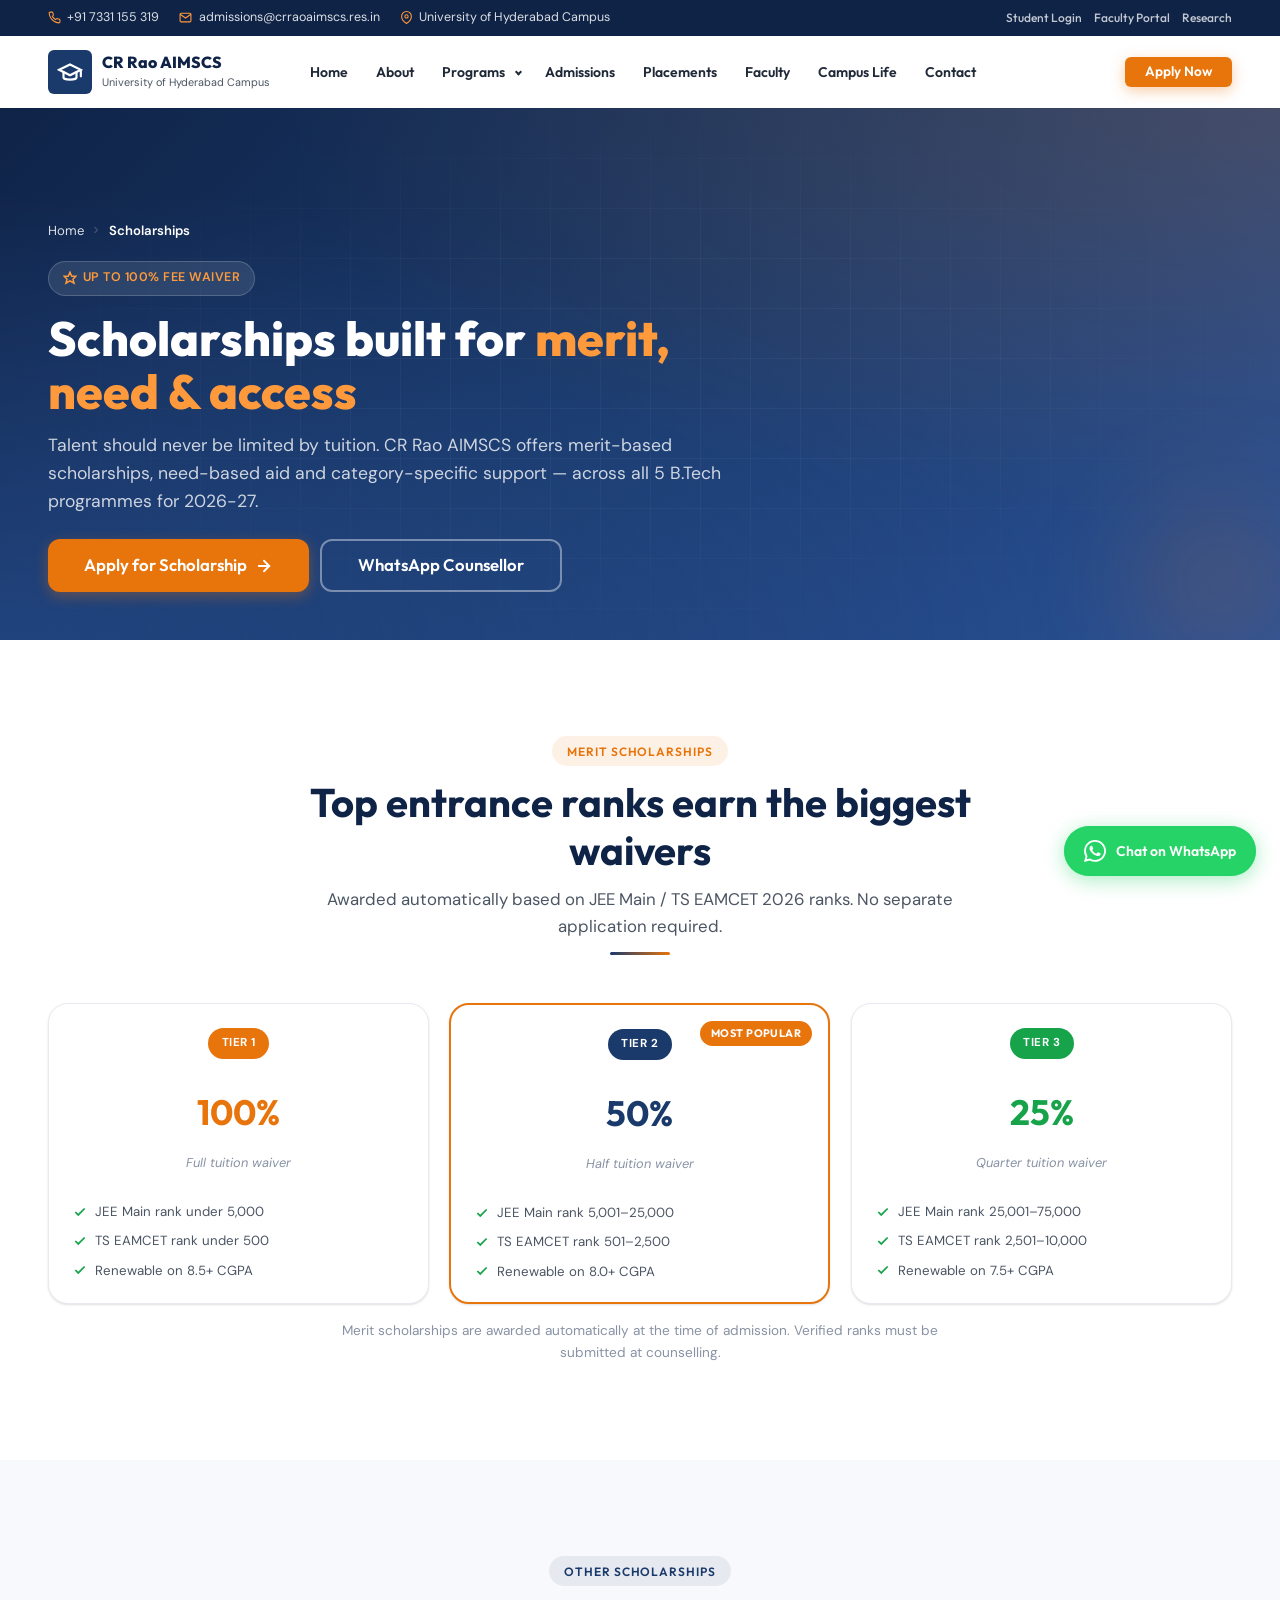
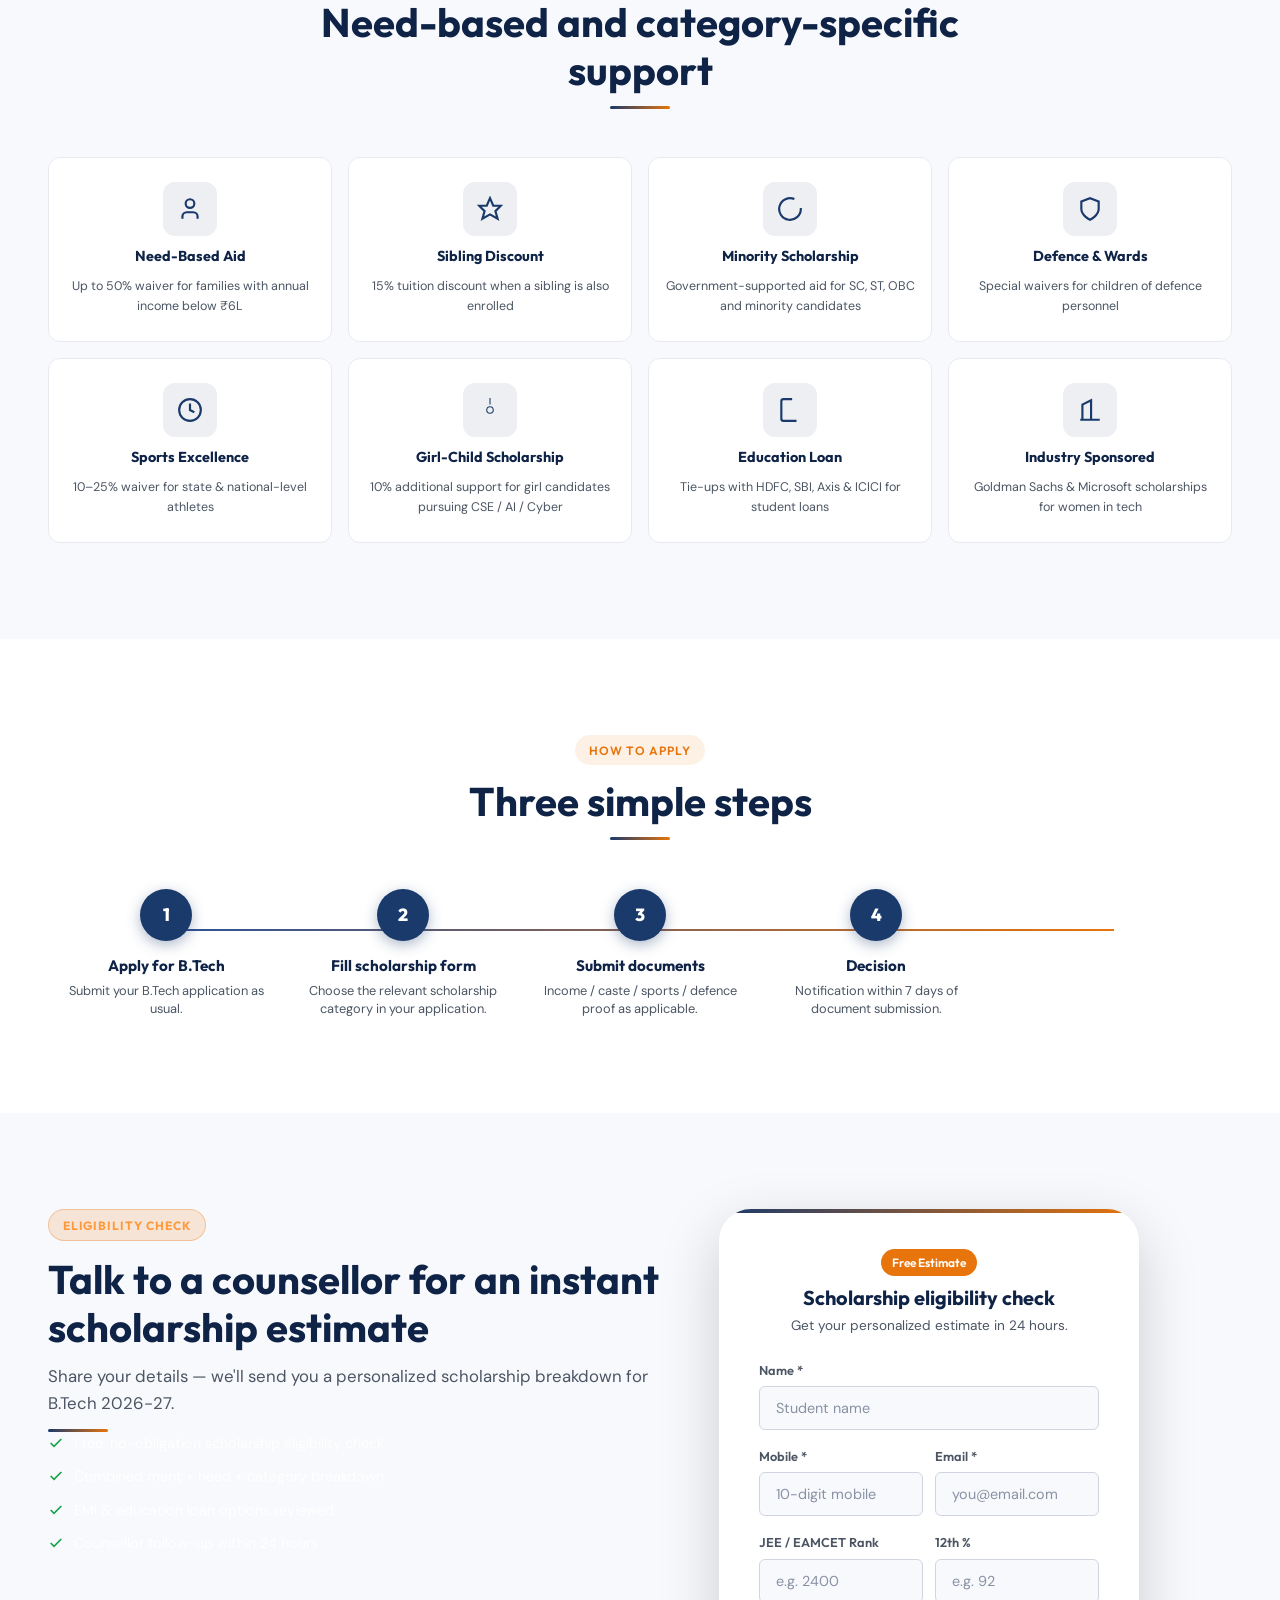
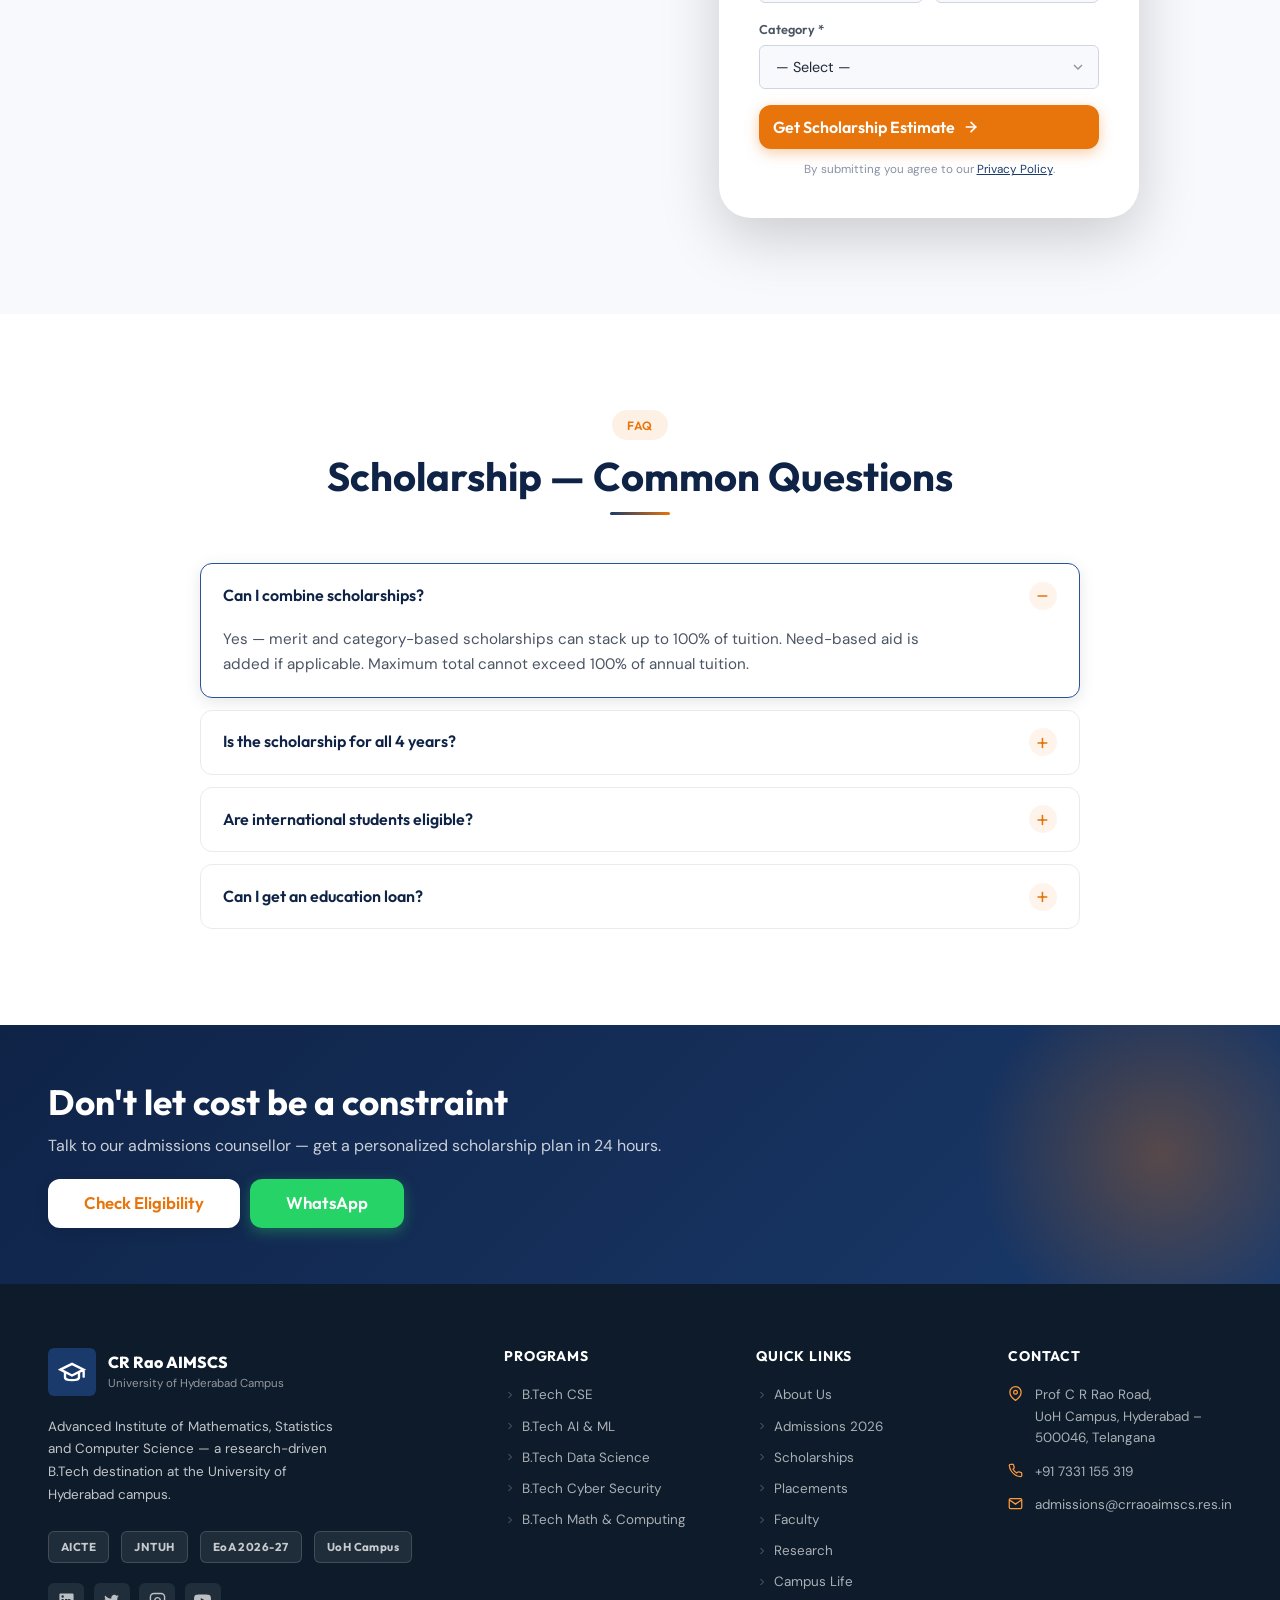
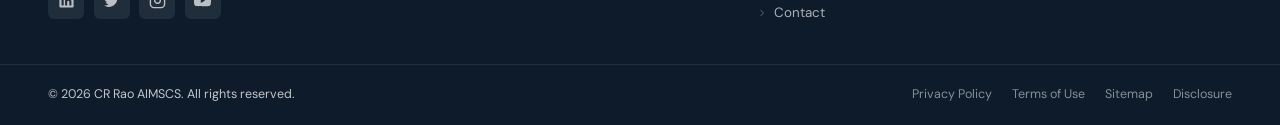
<file: pages/scholarships.html>
<!DOCTYPE html>
<html lang="en">
<head>
<meta charset="UTF-8" />
<meta name="viewport" content="width=device-width, initial-scale=1.0, viewport-fit=cover" />
<meta name="theme-color" content="#1a3a6b" />
<title>Scholarships 2026-27 | CR Rao AIMSCS — Up to 100% Fee Waiver</title>
<meta name="description" content="CR Rao AIMSCS B.Tech scholarships 2026-27 — merit-based scholarships up to 100% tuition waiver, need-based aid, sibling discounts, minority &amp; defence scholarships." />
<link rel="canonical" href="https://crraoaimscs.res.in/pages/scholarships.html" />
<link rel="icon" type="image/svg+xml" href="data:image/svg+xml,%3Csvg xmlns='http://www.w3.org/2000/svg' viewBox='0 0 100 100'%3E%3Crect width='100' height='100' rx='18' fill='%231a3a6b'/%3E%3Ctext x='50' y='66' font-family='Outfit,sans-serif' font-size='52' font-weight='800' text-anchor='middle' fill='%23fff'%3ECR%3C/text%3E%3C/svg%3E" />
<link rel="preconnect" href="https://fonts.googleapis.com" />
<link rel="preconnect" href="https://fonts.gstatic.com" crossorigin />
<link href="https://fonts.googleapis.com/css2?family=Outfit:wght@400;500;600;700;800&family=DM+Sans:wght@400;500;600;700&display=swap" rel="stylesheet" />
<link rel="stylesheet" href="https://unpkg.com/aos@2.3.4/dist/aos.css" />
<link rel="stylesheet" href="../css/main.css" />
</head>
<body class="subpage has-sticky-cta" data-active-nav="scholarships">

<div data-partial="topbar"></div>
<div data-partial="nav"></div>
<div data-partial="mobile-overlay"></div>
<div data-partial="mobile-menu"></div>

<section class="page-hero">
  <div class="container page-hero-inner">
    <nav class="breadcrumbs"><a href="../index.html">Home</a><svg viewBox="0 0 24 24" fill="none" stroke="currentColor" stroke-width="2"><polyline points="9 18 15 12 9 6"/></svg><span aria-current="page">Scholarships</span></nav>
    <span class="page-hero-tag"><svg viewBox="0 0 24 24" fill="none" stroke="currentColor" stroke-width="2.5"><polygon points="12 2 15 9 22 9 17 14 19 21 12 17 5 21 7 14 2 9 9 9"/></svg>Up to 100% Fee Waiver</span>
    <h1 class="page-hero-title">Scholarships built for <span>merit, need &amp; access</span></h1>
    <p class="page-hero-sub">Talent should never be limited by tuition. CR Rao AIMSCS offers merit-based scholarships, need-based aid and category-specific support — across all 5 B.Tech programmes for 2026-27.</p>
    <div class="page-hero-actions">
      <a href="#apply-scholarship" class="btn btn-primary btn-lg">Apply for Scholarship<svg viewBox="0 0 24 24" fill="none" stroke="currentColor" stroke-width="2.5" stroke-linecap="round" width="18" height="18"><line x1="5" y1="12" x2="19" y2="12"/><polyline points="12 5 19 12 12 19"/></svg></a>
      <a href="https://wa.me/917331155319" class="btn btn-secondary btn-lg" style="border-color:rgba(255,255,255,0.4);color:#fff;">WhatsApp Counsellor</a>
    </div>
  </div>
</section>

<section class="section">
  <div class="container">
    <header class="section-header" data-aos="fade-up">
      <span class="section-tag accent">Merit Scholarships</span>
      <h2 class="section-title">Top entrance ranks earn the biggest waivers</h2>
      <p class="section-sub">Awarded automatically based on JEE Main / TS EAMCET 2026 ranks. No separate application required.</p>
      <div class="divider"></div>
    </header>

    <div class="programs-grid">
      <article class="program-card" data-aos="fade-up" style="text-align:center;">
        <div class="program-card-top" style="flex-direction:column;align-items:center;border-bottom:none;">
          <div class="fee-card-tag" style="position:static;transform:none;background:var(--clr-accent);color:#fff;padding:0.4rem 0.85rem;border-radius:999px;font-size:0.72rem;font-weight:700;letter-spacing:0.04em;text-transform:uppercase;">Tier 1</div>
          <h3 class="program-name" style="margin-top:1rem;font-size:2.2rem;color:var(--clr-accent);">100%</h3>
          <span class="program-spec">Full tuition waiver</span>
        </div>
        <div class="program-card-body">
          <div class="program-highlights">
            <div class="program-highlight"><svg viewBox="0 0 24 24" fill="none" stroke="currentColor" stroke-width="3"><polyline points="20 6 9 17 4 12"/></svg>JEE Main rank under 5,000</div>
            <div class="program-highlight"><svg viewBox="0 0 24 24" fill="none" stroke="currentColor" stroke-width="3"><polyline points="20 6 9 17 4 12"/></svg>TS EAMCET rank under 500</div>
            <div class="program-highlight"><svg viewBox="0 0 24 24" fill="none" stroke="currentColor" stroke-width="3"><polyline points="20 6 9 17 4 12"/></svg>Renewable on 8.5+ CGPA</div>
          </div>
        </div>
      </article>

      <article class="program-card featured" data-aos="fade-up" data-aos-delay="50" style="text-align:center;">
        <div class="program-card-top" style="flex-direction:column;align-items:center;border-bottom:none;">
          <div class="fee-card-tag" style="position:static;transform:none;background:var(--clr-primary);color:#fff;padding:0.4rem 0.85rem;border-radius:999px;font-size:0.72rem;font-weight:700;letter-spacing:0.04em;text-transform:uppercase;">Tier 2</div>
          <h3 class="program-name" style="margin-top:1rem;font-size:2.2rem;color:var(--clr-primary);">50%</h3>
          <span class="program-spec">Half tuition waiver</span>
        </div>
        <div class="program-card-body">
          <div class="program-highlights">
            <div class="program-highlight"><svg viewBox="0 0 24 24" fill="none" stroke="currentColor" stroke-width="3"><polyline points="20 6 9 17 4 12"/></svg>JEE Main rank 5,001–25,000</div>
            <div class="program-highlight"><svg viewBox="0 0 24 24" fill="none" stroke="currentColor" stroke-width="3"><polyline points="20 6 9 17 4 12"/></svg>TS EAMCET rank 501–2,500</div>
            <div class="program-highlight"><svg viewBox="0 0 24 24" fill="none" stroke="currentColor" stroke-width="3"><polyline points="20 6 9 17 4 12"/></svg>Renewable on 8.0+ CGPA</div>
          </div>
        </div>
      </article>

      <article class="program-card" data-aos="fade-up" data-aos-delay="100" style="text-align:center;">
        <div class="program-card-top" style="flex-direction:column;align-items:center;border-bottom:none;">
          <div class="fee-card-tag" style="position:static;transform:none;background:var(--clr-success);color:#fff;padding:0.4rem 0.85rem;border-radius:999px;font-size:0.72rem;font-weight:700;letter-spacing:0.04em;text-transform:uppercase;">Tier 3</div>
          <h3 class="program-name" style="margin-top:1rem;font-size:2.2rem;color:var(--clr-success);">25%</h3>
          <span class="program-spec">Quarter tuition waiver</span>
        </div>
        <div class="program-card-body">
          <div class="program-highlights">
            <div class="program-highlight"><svg viewBox="0 0 24 24" fill="none" stroke="currentColor" stroke-width="3"><polyline points="20 6 9 17 4 12"/></svg>JEE Main rank 25,001–75,000</div>
            <div class="program-highlight"><svg viewBox="0 0 24 24" fill="none" stroke="currentColor" stroke-width="3"><polyline points="20 6 9 17 4 12"/></svg>TS EAMCET rank 2,501–10,000</div>
            <div class="program-highlight"><svg viewBox="0 0 24 24" fill="none" stroke="currentColor" stroke-width="3"><polyline points="20 6 9 17 4 12"/></svg>Renewable on 7.5+ CGPA</div>
          </div>
        </div>
      </article>
    </div>

    <p style="text-align:center;color:var(--clr-gray-400);font-size:0.85rem;margin-top:1rem;max-width:600px;margin-left:auto;margin-right:auto;">Merit scholarships are awarded automatically at the time of admission. Verified ranks must be submitted at counselling.</p>
  </div>
</section>

<section class="section" style="background:var(--clr-off-white);">
  <div class="container">
    <header class="section-header" data-aos="fade-up">
      <span class="section-tag">Other Scholarships</span>
      <h2 class="section-title">Need-based and category-specific support</h2>
      <div class="divider"></div>
    </header>

    <div class="campus-grid">
      <div class="campus-card" data-aos="fade-up"><div class="campus-card-icon"><svg viewBox="0 0 24 24" fill="none" stroke="currentColor" stroke-width="2"><circle cx="12" cy="7" r="4"/><path d="M5 21v-2a4 4 0 0 1 4-4h6a4 4 0 0 1 4 4v2"/></svg></div><h4 class="campus-card-title">Need-Based Aid</h4><p class="campus-card-text">Up to 50% waiver for families with annual income below ₹6L</p></div>
      <div class="campus-card" data-aos="fade-up" data-aos-delay="50"><div class="campus-card-icon"><svg viewBox="0 0 24 24" fill="none" stroke="currentColor" stroke-width="2"><polygon points="12 2 15 9 22 9 17 14 19 21 12 17 5 21 7 14 2 9 9 9"/></svg></div><h4 class="campus-card-title">Sibling Discount</h4><p class="campus-card-text">15% tuition discount when a sibling is also enrolled</p></div>
      <div class="campus-card" data-aos="fade-up" data-aos-delay="100"><div class="campus-card-icon"><svg viewBox="0 0 24 24" fill="none" stroke="currentColor" stroke-width="2"><path d="M22 11.08V12a10 10 0 1 1-5.93-9.14"/></svg></div><h4 class="campus-card-title">Minority Scholarship</h4><p class="campus-card-text">Government-supported aid for SC, ST, OBC and minority candidates</p></div>
      <div class="campus-card" data-aos="fade-up" data-aos-delay="150"><div class="campus-card-icon"><svg viewBox="0 0 24 24" fill="none" stroke="currentColor" stroke-width="2"><path d="M12 22s8-4 8-10V5l-8-3-8 3v7c0 6 8 10 8 10z"/></svg></div><h4 class="campus-card-title">Defence &amp; Wards</h4><p class="campus-card-text">Special waivers for children of defence personnel</p></div>
      <div class="campus-card" data-aos="fade-up"><div class="campus-card-icon"><svg viewBox="0 0 24 24" fill="none" stroke="currentColor" stroke-width="2"><circle cx="12" cy="12" r="10"/><polyline points="12 6 12 12 16 14"/></svg></div><h4 class="campus-card-title">Sports Excellence</h4><p class="campus-card-text">10–25% waiver for state &amp; national-level athletes</p></div>
      <div class="campus-card" data-aos="fade-up" data-aos-delay="50"><div class="campus-card-icon"><svg viewBox="0 0 24 24" fill="none" stroke="currentColor" stroke-with="2"><circle cx="12" cy="12" r="3"/><path d="M12 1v6"/></svg></div><h4 class="campus-card-title">Girl-Child Scholarship</h4><p class="campus-card-text">10% additional support for girl candidates pursuing CSE / AI / Cyber</p></div>
      <div class="campus-card" data-aos="fade-up" data-aos-delay="100"><div class="campus-card-icon"><svg viewBox="0 0 24 24" fill="none" stroke="currentColor" stroke-width="2"><path d="M14 2H6a2 2 0 0 0-2 2v16a2 2 0 0 0 2 2h12"/></svg></div><h4 class="campus-card-title">Education Loan</h4><p class="campus-card-text">Tie-ups with HDFC, SBI, Axis &amp; ICICI for student loans</p></div>
      <div class="campus-card" data-aos="fade-up" data-aos-delay="150"><div class="campus-card-icon"><svg viewBox="0 0 24 24" fill="none" stroke="currentColor" stroke-width="2"><path d="M3 21h18M5 21V7l8-4v18"/></svg></div><h4 class="campus-card-title">Industry Sponsored</h4><p class="campus-card-text">Goldman Sachs &amp; Microsoft scholarships for women in tech</p></div>
    </div>
  </div>
</section>

<section class="section">
  <div class="container">
    <header class="section-header" data-aos="fade-up">
      <span class="section-tag accent">How to Apply</span>
      <h2 class="section-title">Three simple steps</h2>
      <div class="divider"></div>
    </header>
    <div class="process-steps">
      <div class="process-step" data-aos="fade-up"><div class="process-step-num">1</div><h4 class="process-step-title">Apply for B.Tech</h4><p class="process-step-text">Submit your B.Tech application as usual.</p></div>
      <div class="process-step" data-aos="fade-up" data-aos-delay="80"><div class="process-step-num">2</div><h4 class="process-step-title">Fill scholarship form</h4><p class="process-step-text">Choose the relevant scholarship category in your application.</p></div>
      <div class="process-step" data-aos="fade-up" data-aos-delay="160"><div class="process-step-num">3</div><h4 class="process-step-title">Submit documents</h4><p class="process-step-text">Income / caste / sports / defence proof as applicable.</p></div>
      <div class="process-step" data-aos="fade-up" data-aos-delay="240"><div class="process-step-num">4</div><h4 class="process-step-title">Decision</h4><p class="process-step-text">Notification within 7 days of document submission.</p></div>
    </div>
  </div>
</section>

<section class="section" style="background:var(--clr-off-white);" id="apply-scholarship">
  <div class="container">
    <div class="split">
      <div data-aos="fade-right">
        <span class="eyebrow">Eligibility Check</span>
        <h2 class="section-title" style="text-align:left;">Talk to a counsellor for an instant scholarship estimate</h2>
        <p class="lead">Share your details — we'll send you a personalized scholarship breakdown for B.Tech 2026-27.</p>
        <div class="divider left"></div>
        <ul class="info-card-list" style="color:var(--clr-gray-700);">
          <li><svg viewBox="0 0 24 24" fill="none" stroke="var(--clr-success)" stroke-width="2.5"><polyline points="20 6 9 17 4 12"/></svg>Free, no-obligation scholarship eligibility check</li>
          <li><svg viewBox="0 0 24 24" fill="none" stroke="var(--clr-success)" stroke-width="2.5"><polyline points="20 6 9 17 4 12"/></svg>Combined merit + need + category breakdown</li>
          <li><svg viewBox="0 0 24 24" fill="none" stroke="var(--clr-success)" stroke-width="2.5"><polyline points="20 6 9 17 4 12"/></svg>EMI &amp; education loan options reviewed</li>
          <li><svg viewBox="0 0 24 24" fill="none" stroke="var(--clr-success)" stroke-width="2.5"><polyline points="20 6 9 17 4 12"/></svg>Counsellor follow-up within 24 hours</li>
        </ul>
      </div>
      <div data-aos="fade-left">
        <div class="admission-card">
          <div class="admission-card-header"><span class="badge badge-accent">Free Estimate</span><h3 style="margin-top:0.6rem;">Scholarship eligibility check</h3><p>Get your personalized estimate in 24 hours.</p></div>
          <form class="admission-form" data-validate>
            <div class="form-group"><label class="form-label" for="sf-name">Name *</label><input class="form-input" id="sf-name" name="name" type="text" placeholder="Student name" required /></div>
            <div class="form-row">
              <div class="form-group"><label class="form-label" for="sf-phone">Mobile *</label><input class="form-input" id="sf-phone" name="phone" type="tel" placeholder="10-digit mobile" required /></div>
              <div class="form-group"><label class="form-label" for="sf-email">Email *</label><input class="form-input" id="sf-email" name="email" type="email" placeholder="you@email.com" required /></div>
            </div>
            <div class="form-row">
              <div class="form-group"><label class="form-label" for="sf-rank">JEE / EAMCET Rank</label><input class="form-input" id="sf-rank" name="rank" type="text" placeholder="e.g. 2400" /></div>
              <div class="form-group"><label class="form-label" for="sf-12pct">12th %</label><input class="form-input" id="sf-12pct" name="percentage" type="text" placeholder="e.g. 92" /></div>
            </div>
            <div class="form-group">
              <label class="form-label" for="sf-cat">Category *</label>
              <select class="form-select" id="sf-cat" name="category" required>
                <option value="">— Select —</option>
                <option>General</option><option>OBC-NCL</option><option>SC</option><option>ST</option><option>EWS</option><option>Defence Wards</option>
              </select>
            </div>
            <input type="hidden" name="form_type" value="Scholarship Eligibility" />
            <button type="submit" class="btn btn-primary form-submit">Get Scholarship Estimate<svg viewBox="0 0 24 24" fill="none" stroke="currentColor" stroke-width="2.5" stroke-linecap="round" width="16" height="16"><line x1="5" y1="12" x2="19" y2="12"/><polyline points="12 5 19 12 12 19"/></svg></button>
            <p class="form-consent">By submitting you agree to our <a href="#">Privacy Policy</a>.</p>
          </form>
        </div>
      </div>
    </div>
  </div>
</section>

<section class="section">
  <div class="container">
    <header class="section-header" data-aos="fade-up">
      <span class="section-tag accent">FAQ</span>
      <h2 class="section-title">Scholarship — Common Questions</h2>
      <div class="divider"></div>
    </header>
    <div class="faq-list" data-aos="fade-up">
      <details class="faq-item" open><summary class="faq-q">Can I combine scholarships?</summary><div class="faq-a"><p>Yes — merit and category-based scholarships can stack up to 100% of tuition. Need-based aid is added if applicable. Maximum total cannot exceed 100% of annual tuition.</p></div></details>
      <details class="faq-item"><summary class="faq-q">Is the scholarship for all 4 years?</summary><div class="faq-a"><p>Yes, subject to maintaining the minimum CGPA stated for that scholarship tier. The institute reviews scholarship continuation annually.</p></div></details>
      <details class="faq-item"><summary class="faq-q">Are international students eligible?</summary><div class="faq-a"><p>Currently, scholarships are offered to Indian nationals and OCI cardholders. International students can apply for fee concessions on a case-by-case basis.</p></div></details>
      <details class="faq-item"><summary class="faq-q">Can I get an education loan?</summary><div class="faq-a"><p>Yes. AIMSCS has tie-ups with HDFC, SBI, Axis and ICICI banks for fast-track student loans up to ₹15L. The admissions cell helps you with documentation.</p></div></details>
    </div>
  </div>
</section>

<section class="page-cta">
  <div class="container page-cta-inner">
    <div class="page-cta-text">
      <h2>Don't let cost be a constraint</h2>
      <p>Talk to our admissions counsellor — get a personalized scholarship plan in 24 hours.</p>
      <div style="display:flex;gap:0.6rem;flex-wrap:wrap;margin-top:1.25rem;">
        <a href="#apply-scholarship" class="btn btn-white btn-lg">Check Eligibility</a>
        <a href="https://wa.me/917331155319" class="btn btn-whatsapp btn-lg">WhatsApp</a>
      </div>
    </div>
  </div>
</section>

<div data-partial="footer"></div>
<div data-partial="whatsapp"></div>
<div data-partial="back-to-top"></div>
<div data-partial="sticky-mobile"></div>

<script src="../js/partials.js" defer></script>
<script src="https://unpkg.com/aos@2.3.4/dist/aos.js" defer></script>
<script src="../js/main.js" defer></script>
</body>
</html>
</file>
<file: css/main.css>
/* ============================================================
   CR Rao AIMSCS — Main Stylesheet
   Mobile-first | WCAG 2.1 AA | Google Fonts: Outfit + DM Sans
   ============================================================ */

/* ── CSS Custom Properties ── */
:root {
  /* Brand Colors */
  --clr-primary: #1a3a6b; /* Deep Navy */
  --clr-primary-d: #0f2347; /* Darker Navy */
  --clr-primary-l: #2a5298; /* Lighter Navy */
  --clr-accent: #e8740c; /* Vibrant Orange */
  --clr-accent-d: #c45e00;
  --clr-accent-l: #ff9a3c;
  --clr-gold: #c9a227;
  --clr-success: #16a34a;

  /* Vibrant accent palette — used to color-code programs &amp;
     sections so the design reads as photo-driven and lively
     instead of mono-corporate. */
  --clr-electric: #2563eb; /* Electric blue */
  --clr-electric-l: #60a5fa;
  --clr-teal: #0d9488; /* Innovation teal */
  --clr-teal-l: #2dd4bf;
  --clr-violet: #7c3aed; /* AI / research */
  --clr-violet-l: #a78bfa;
  --clr-coral: #ef4444; /* Cyber / energy */
  --clr-coral-l: #f87171;
  --clr-sun: #f59e0b; /* Highlight / CTA */
  --clr-sun-l: #fbbf24;
  --clr-pink: #ec4899; /* Campus life / events */
  --clr-pink-l: #f472b6;
  --clr-lime: #84cc16; /* Sustainability / placements */
  --clr-lime-l: #a3e635;

  /* Neutrals */
  --clr-white: #ffffff;
  --clr-off-white: #f8f9fc;
  --clr-gray-50: #f5f6fa;
  --clr-gray-100: #e8eaf0;
  --clr-gray-200: #d1d5e0;
  --clr-gray-400: #8892a4;
  --clr-gray-600: #4b5563;
  --clr-gray-800: #1f2937;
  --clr-dark: #0d1b2a;

  /* Typography */
  --font-head: "Outfit", system-ui, sans-serif;
  --font-body: "DM Sans", system-ui, sans-serif;

  /* Spacing */
  --gap-xs: 0.5rem;
  --gap-sm: 1rem;
  --gap-md: 1.5rem;
  --gap-lg: 2rem;
  --gap-xl: 3rem;
  --gap-2xl: 5rem;

  /* Layout */
  --max-w: 1280px;
  --nav-h: 72px;
  --nav-h-sm: 60px;
  --radius-sm: 6px;
  --radius-md: 12px;
  --radius-lg: 20px;
  --radius-xl: 32px;

  /* Shadows */
  --shadow-sm: 0 1px 3px rgba(0, 0, 0, 0.08), 0 1px 2px rgba(0, 0, 0, 0.06);
  --shadow-md: 0 4px 16px rgba(0, 0, 0, 0.1);
  --shadow-lg: 0 10px 40px rgba(0, 0, 0, 0.14);
  --shadow-xl: 0 20px 60px rgba(0, 0, 0, 0.18);

  /* Transitions */
  --trans-fast: 150ms ease;
  --trans-mid: 300ms ease;
  --trans-slow: 500ms ease;
}

/* ── Reset & Base ── */
*,
*::before,
*::after {
  box-sizing: border-box;
  margin: 0;
  padding: 0;
}

html {
  scroll-behavior: smooth;
  -webkit-text-size-adjust: 100%;
  font-size: 16px;
}

body {
  font-family: var(--font-body);
  color: var(--clr-gray-800);
  background: var(--clr-white);
  line-height: 1.6;
  overflow-x: hidden;
}

img,
video {
  max-width: 100%;
  height: auto;
  display: block;
}
a {
  color: inherit;
  text-decoration: none;
}
ul,
ol {
  list-style: none;
}
button {
  cursor: pointer;
  border: none;
  background: none;
  font-family: inherit;
}
input,
textarea,
select {
  font-family: inherit;
}

/* ── Typography Scale ── */
h1,
h2,
h3,
h4,
h5,
h6 {
  font-family: var(--font-head);
  line-height: 1.2;
  font-weight: 700;
  color: var(--clr-primary-d);
}
h1 {
  font-size: clamp(2rem, 5vw, 3.5rem);
}
h2 {
  font-size: clamp(1.6rem, 3.5vw, 2.5rem);
}
h3 {
  font-size: clamp(1.25rem, 2.5vw, 1.75rem);
}
h4 {
  font-size: clamp(1.1rem, 2vw, 1.35rem);
}
p {
  max-width: 70ch;
}

.text-white {
  color: var(--clr-white) !important;
}
.text-accent {
  color: var(--clr-accent) !important;
}
.text-primary {
  color: var(--clr-primary) !important;
}
.text-center {
  text-align: center;
}

/* ── Utility Classes ── */
.container {
  width: 100%;
  max-width: var(--max-w);
  margin-inline: auto;
  padding-inline: 1.25rem;
}

@media (min-width: 768px) {
  .container {
    padding-inline: 2rem;
  }
}
@media (min-width: 1024px) {
  .container {
    padding-inline: 3rem;
  }
}

.section {
  padding-block: clamp(3rem, 8vw, 6rem);
}

.section-header {
  text-align: center;
  max-width: 680px;
  margin-inline: auto;
  margin-bottom: var(--gap-xl);
}

.section-tag {
  display: inline-flex;
  align-items: center;
  gap: 0.4rem;
  background: rgba(26, 58, 107, 0.08);
  color: var(--clr-primary);
  font-family: var(--font-head);
  font-size: 0.75rem;
  font-weight: 600;
  letter-spacing: 0.08em;
  text-transform: uppercase;
  padding: 0.35rem 0.9rem;
  border-radius: 99px;
  margin-bottom: 0.75rem;
}

.section-tag.accent {
  background: rgba(232, 116, 12, 0.1);
  color: var(--clr-accent);
}

.section-title {
  margin-bottom: 0.75rem;
}

.section-sub {
  font-size: 1.05rem;
  color: var(--clr-gray-600);
  max-width: 60ch;
  margin-inline: auto;
}

/* ── Buttons ── */
.btn {
  display: inline-flex;
  align-items: center;
  gap: 0.5rem;
  padding: 0.75rem 1.75rem;
  border-radius: var(--radius-sm);
  font-family: var(--font-head);
  font-size: 0.95rem;
  font-weight: 600;
  line-height: 1;
  transition: var(--trans-mid);
  white-space: nowrap;
  cursor: pointer;
}

.btn-primary {
  background: var(--clr-accent);
  color: var(--clr-white);
  box-shadow: 0 4px 14px rgba(232, 116, 12, 0.35);
}
.btn-primary:hover {
  background: var(--clr-accent-d);
  box-shadow: 0 6px 20px rgba(232, 116, 12, 0.45);
  transform: translateY(-1px);
}

.btn-secondary {
  background: transparent;
  color: var(--clr-white);
  border: 2px solid rgba(255, 255, 255, 0.7);
}
.btn-secondary:hover {
  background: rgba(255, 255, 255, 0.12);
  border-color: var(--clr-white);
}

.btn-outline {
  background: transparent;
  color: var(--clr-primary);
  border: 2px solid var(--clr-primary);
}
.btn-outline:hover {
  background: var(--clr-primary);
  color: var(--clr-white);
}

.btn-lg {
  padding: 1rem 2.25rem;
  font-size: 1.05rem;
  border-radius: var(--radius-md);
}

.btn-sm {
  padding: 0.5rem 1.25rem;
  font-size: 0.85rem;
}

.btn-whatsapp {
  background: #25d366;
  color: var(--clr-white);
  box-shadow: 0 4px 14px rgba(37, 211, 102, 0.35);
}
.btn-whatsapp:hover {
  background: #1ebe5d;
  transform: translateY(-1px);
}

/* ── Badge ── */
.badge {
  display: inline-flex;
  align-items: center;
  gap: 0.3rem;
  padding: 0.25rem 0.7rem;
  border-radius: 99px;
  font-size: 0.75rem;
  font-weight: 600;
  font-family: var(--font-head);
}
.badge-gold {
  background: var(--clr-gold);
  color: #fff;
}
.badge-green {
  background: var(--clr-success);
  color: #fff;
}
.badge-navy {
  background: var(--clr-primary);
  color: #fff;
}
.badge-accent {
  background: var(--clr-accent);
  color: #fff;
}

/* ── AOS Animation Overrides ── */
[data-aos] {
  will-change: transform, opacity;
}

/* ============================================================
   SITE HEADER (top-bar + navbar wrapper)
   ============================================================ */
.site-header {
  position: fixed;
  top: 0;
  left: 0;
  right: 0;
  z-index: 1000;
  transition: box-shadow var(--trans-mid);
}
.site-header.scrolled {
  box-shadow: var(--shadow-md);
}

/* ============================================================
   NAVIGATION
   ============================================================ */
#navbar {
  position: relative;
  z-index: 1;
  height: var(--nav-h);
  display: flex;
  align-items: center;
  transition:
    background var(--trans-mid),
    height var(--trans-mid);
  background: transparent;
}

.site-header.scrolled #navbar {
  background: var(--clr-white);
  height: var(--nav-h-sm);
}
/* Legacy: keep .scrolled on #navbar working for sub-pages */
#navbar.scrolled {
  background: var(--clr-white);
  box-shadow: var(--shadow-md);
  height: var(--nav-h-sm);
}

.nav-inner {
  display: flex;
  align-items: center;
  justify-content: space-between;
  width: 100%;
}

/* Logo */
.nav-logo {
  display: flex;
  align-items: center;
  gap: 0.65rem;
  flex-shrink: 0;
}

.nav-logo-icon {
  width: 44px;
  height: 44px;
  background: var(--clr-primary);
  border-radius: var(--radius-sm);
  display: flex;
  align-items: center;
  justify-content: center;
  flex-shrink: 0;
  transition: var(--trans-mid);
}

.scrolled .nav-logo-icon,
.site-header.scrolled .nav-logo-icon {
  background: var(--clr-primary);
}

.nav-logo-icon svg {
  width: 26px;
  height: 26px;
  color: #fff;
}

.nav-logo-text {
  line-height: 1.1;
}
.nav-logo-name {
  font-family: var(--font-head);
  font-size: 1rem;
  font-weight: 800;
  color: var(--clr-white);
  transition: color var(--trans-mid);
  white-space: nowrap;
}
.nav-logo-sub {
  font-family: var(--font-body);
  font-size: 0.68rem;
  color: rgba(255, 255, 255, 0.75);
  transition: color var(--trans-mid);
  white-space: nowrap;
}

.scrolled .nav-logo-name,
.site-header.scrolled .nav-logo-name {
  color: var(--clr-primary-d);
}
.scrolled .nav-logo-sub,
.site-header.scrolled .nav-logo-sub {
  color: var(--clr-gray-600);
}

/* Desktop Nav Links */
.nav-links {
  display: none;
  align-items: center;
  gap: 0.25rem;
}

@media (min-width: 1024px) {
  .nav-links {
    display: flex;
  }
}

.nav-link {
  position: relative;
  font-family: var(--font-head);
  font-size: 0.875rem;
  font-weight: 600;
  color: rgba(255, 255, 255, 0.9);
  padding: 0.5rem 0.75rem;
  border-radius: var(--radius-sm);
  transition: var(--trans-fast);
}
.nav-link:hover {
  color: var(--clr-white);
  background: rgba(255, 255, 255, 0.1);
}
.scrolled .nav-link,
.site-header.scrolled .nav-link {
  color: var(--clr-gray-800);
}
.scrolled .nav-link:hover,
.site-header.scrolled .nav-link:hover {
  background: var(--clr-gray-50);
  color: var(--clr-primary);
}

.nav-link.has-dropdown {
  padding-right: 1.5rem;
}
.nav-link.has-dropdown::after {
  content: "";
  position: absolute;
  right: 0.5rem;
  top: 50%;
  transform: translateY(-50%) rotate(45deg);
  width: 5px;
  height: 5px;
  border-right: 2px solid currentColor;
  border-bottom: 2px solid currentColor;
  transition: transform var(--trans-fast);
}

/* Mega Dropdown */
.nav-item {
  position: relative;
}
.nav-item:hover .mega-dropdown {
  opacity: 1;
  visibility: visible;
  transform: translateY(0);
}
.nav-item:hover .nav-link.has-dropdown::after {
  transform: translateY(-50%) rotate(225deg);
}

.mega-dropdown {
  position: absolute;
  top: calc(100% + 0.5rem);
  left: 50%;
  transform: translateX(-50%) translateY(8px);
  background: var(--clr-white);
  border-radius: var(--radius-md);
  box-shadow: var(--shadow-xl);
  padding: 1.5rem;
  min-width: 480px;
  display: grid;
  grid-template-columns: repeat(2, 1fr);
  gap: 0.5rem;
  opacity: 0;
  visibility: hidden;
  transition:
    opacity var(--trans-mid),
    visibility var(--trans-mid),
    transform var(--trans-mid);
  border: 1px solid var(--clr-gray-100);
}

.mega-dropdown::before {
  content: "";
  position: absolute;
  top: -6px;
  left: 50%;
  transform: translateX(-50%) rotate(45deg);
  width: 12px;
  height: 12px;
  background: var(--clr-white);
  border-left: 1px solid var(--clr-gray-100);
  border-top: 1px solid var(--clr-gray-100);
}

.mega-item {
  display: flex;
  align-items: flex-start;
  gap: 0.75rem;
  padding: 0.75rem;
  border-radius: var(--radius-sm);
  transition: background var(--trans-fast);
  text-decoration: none;
}
.mega-item:hover {
  background: var(--clr-gray-50);
}
.mega-item-icon {
  width: 36px;
  height: 36px;
  background: rgba(26, 58, 107, 0.1);
  border-radius: var(--radius-sm);
  display: flex;
  align-items: center;
  justify-content: center;
  flex-shrink: 0;
  color: var(--clr-primary);
}
.mega-item-icon svg {
  width: 18px;
  height: 18px;
}
.mega-item-title {
  font-family: var(--font-head);
  font-size: 0.875rem;
  font-weight: 600;
  color: var(--clr-gray-800);
  margin-bottom: 0.2rem;
}
.mega-item-sub {
  font-size: 0.78rem;
  color: var(--clr-gray-400);
}

/* Nav CTA */
.nav-cta {
  display: none;
  gap: 0.75rem;
  align-items: center;
}
@media (min-width: 900px) {
  .nav-cta {
    display: flex;
  }
}

/* Mobile Menu Toggle */
.nav-toggle {
  display: flex;
  flex-direction: column;
  gap: 5px;
  padding: 8px;
  cursor: pointer;
  border-radius: var(--radius-sm);
  transition: background var(--trans-fast);
}
@media (min-width: 1024px) {
  .nav-toggle {
    display: none;
  }
}
.nav-toggle:hover {
  background: rgba(255, 255, 255, 0.1);
}
.scrolled .nav-toggle:hover,
.site-header.scrolled .nav-toggle:hover {
  background: var(--clr-gray-100);
}

.nav-toggle span {
  display: block;
  width: 24px;
  height: 2px;
  background: var(--clr-white);
  border-radius: 2px;
  transition: var(--trans-mid);
  transform-origin: center;
}
.scrolled .nav-toggle span,
.site-header.scrolled .nav-toggle span {
  background: var(--clr-gray-800);
}
.nav-toggle.open span:nth-child(1) {
  transform: translateY(7px) rotate(45deg);
}
.nav-toggle.open span:nth-child(2) {
  opacity: 0;
  transform: scaleX(0);
}
.nav-toggle.open span:nth-child(3) {
  transform: translateY(-7px) rotate(-45deg);
}

/* Mobile Menu Drawer */
.mobile-menu {
  position: fixed;
  top: 0;
  right: 0;
  width: min(380px, 100vw);
  height: 100dvh;
  background: var(--clr-white);
  z-index: 1100;
  transform: translateX(100%);
  transition: transform 0.35s cubic-bezier(0.4, 0, 0.2, 1);
  overflow-y: auto;
  display: flex;
  flex-direction: column;
}
.mobile-menu.open {
  transform: translateX(0);
}

.mobile-overlay {
  position: fixed;
  inset: 0;
  background: rgba(0, 0, 0, 0.5);
  z-index: 1050;
  opacity: 0;
  visibility: hidden;
  transition:
    opacity var(--trans-mid),
    visibility var(--trans-mid);
}
.mobile-overlay.open {
  opacity: 1;
  visibility: visible;
}

.mobile-menu-header {
  display: flex;
  align-items: center;
  justify-content: space-between;
  padding: 1.25rem 1.5rem;
  border-bottom: 1px solid var(--clr-gray-100);
}
.mobile-close {
  width: 36px;
  height: 36px;
  display: flex;
  align-items: center;
  justify-content: center;
  border-radius: 50%;
  background: var(--clr-gray-100);
  color: var(--clr-gray-600);
  transition: var(--trans-fast);
}
.mobile-close:hover {
  background: var(--clr-gray-200);
}
.mobile-close svg {
  width: 18px;
  height: 18px;
}

.mobile-nav-links {
  padding: 1rem 1.25rem;
  flex: 1;
}
.mobile-nav-item {
  border-bottom: 1px solid var(--clr-gray-100);
}
.mobile-nav-link {
  display: flex;
  align-items: center;
  justify-content: space-between;
  padding: 0.875rem 0.5rem;
  font-family: var(--font-head);
  font-size: 0.95rem;
  font-weight: 600;
  color: var(--clr-gray-800);
  transition: color var(--trans-fast);
}
.mobile-nav-link:hover {
  color: var(--clr-primary);
}
.mobile-nav-link svg {
  width: 16px;
  height: 16px;
  color: var(--clr-gray-400);
}

.mobile-sub-links {
  padding-left: 1rem;
  display: none;
}
.mobile-sub-links.open {
  display: block;
}
.mobile-sub-link {
  display: block;
  padding: 0.6rem 0.5rem;
  font-size: 0.875rem;
  color: var(--clr-gray-600);
  transition: color var(--trans-fast);
}
.mobile-sub-link:hover {
  color: var(--clr-primary);
}

.mobile-cta {
  padding: 1.25rem 1.5rem;
  border-top: 1px solid var(--clr-gray-100);
  display: flex;
  flex-direction: column;
  gap: 0.75rem;
}

/* ── Top Info Bar ── */
.top-bar {
  background: var(--clr-primary-d);
  color: rgba(255, 255, 255, 0.85);
  font-size: 0.78rem;
  padding: 0.5rem 0;
  display: none;
  max-height: 60px;
  opacity: 1;
  overflow: hidden;
  transition:
    max-height var(--trans-mid),
    padding var(--trans-mid),
    opacity var(--trans-mid);
}
@media (min-width: 768px) {
  .top-bar {
    display: block;
  }
}
.site-header.scrolled .top-bar {
  max-height: 0;
  padding-block: 0;
  opacity: 0;
}

.top-bar-inner {
  display: flex;
  align-items: center;
  justify-content: space-between;
  gap: 1rem;
}

.top-bar-info {
  display: flex;
  align-items: center;
  gap: 1.25rem;
  flex-wrap: wrap;
}
.top-bar-item {
  display: flex;
  align-items: center;
  gap: 0.4rem;
}
.top-bar-item svg {
  width: 13px;
  height: 13px;
  color: var(--clr-accent-l);
}
.top-bar-links {
  display: flex;
  gap: 0.75rem;
}
.top-bar-links a {
  color: rgba(255, 255, 255, 0.75);
  font-family: var(--font-head);
  font-size: 0.75rem;
  font-weight: 500;
  transition: color var(--trans-fast);
}
.top-bar-links a:hover {
  color: var(--clr-white);
}

/* ============================================================
   ANNOUNCEMENT BANNER SLIDER (homepage hero)
   ============================================================ */
.banner-hero {
  position: relative;
  width: 100%;
  /* leaves room for the fixed top-bar (≈40px) + navbar (72px) */
  padding-top: calc(var(--nav-h) + 40px);
  background: var(--clr-primary-d);
}
@media (max-width: 767px) {
  .banner-hero {
    padding-top: var(--nav-h);
  }
}

.banner-slider {
  position: relative;
  width: 100%;
  height: clamp(560px, 78vh, 760px);
  overflow: hidden;
  background: linear-gradient(135deg, #0a1f44 0%, #1a3a6b 100%);
}

.banner-track {
  position: relative;
  width: 100%;
  height: 100%;
}

.banner-slide {
  position: absolute;
  inset: 0;
  display: flex;
  align-items: center;
  justify-content: center;
  opacity: 0;
  visibility: hidden;
  transition:
    opacity 0.8s ease,
    visibility 0s linear 0.8s;
  background-size: cover;
  background-position: center;
  background-repeat: no-repeat;
}
.banner-slide.active {
  opacity: 1;
  visibility: visible;
  transition:
    opacity 0.8s ease,
    visibility 0s;
  z-index: 1;
}

/* Default gradient bg + subtle pattern (placeholder for real photos) */
.banner-slide::before {
  content: "";
  position: absolute;
  inset: 0;
  background: linear-gradient(
    135deg,
    rgba(10, 31, 68, 0.85) 0%,
    rgba(26, 58, 107, 0.78) 50%,
    rgba(15, 52, 96, 0.85) 100%
  );
  z-index: 1;
}
.banner-slide::after {
  content: "";
  position: absolute;
  inset: 0;
  background-image:
    radial-gradient(
      circle at 15% 30%,
      rgba(232, 116, 12, 0.15) 0%,
      transparent 45%
    ),
    radial-gradient(
      circle at 85% 75%,
      rgba(201, 162, 39, 0.15) 0%,
      transparent 50%
    );
  z-index: 1;
}

.banner-content {
  position: relative;
  z-index: 2;
  width: 100%;
  max-width: var(--max-w);
  margin-inline: auto;
  padding: 2rem 1.25rem;
  display: grid;
  grid-template-columns: 1fr;
  gap: 2rem;
  align-items: center;
}
@media (min-width: 1024px) {
  .banner-content {
    grid-template-columns: 1.2fr 1fr;
    padding: 3rem;
    gap: 3rem;
  }
}

.banner-text {
  color: #fff;
  max-width: 640px;
}
.banner-eyebrow {
  display: inline-flex;
  align-items: center;
  gap: 0.4rem;
  background: rgba(232, 116, 12, 0.2);
  border: 1px solid rgba(232, 116, 12, 0.4);
  color: var(--clr-accent-l);
  font-family: var(--font-head);
  font-size: 0.78rem;
  font-weight: 700;
  letter-spacing: 0.06em;
  text-transform: uppercase;
  padding: 0.4rem 0.9rem;
  border-radius: 99px;
  margin-bottom: 1rem;
}
.banner-eyebrow svg {
  width: 14px;
  height: 14px;
}
.banner-eyebrow.gold {
  background: rgba(201, 162, 39, 0.2);
  border-color: rgba(201, 162, 39, 0.5);
  color: #f0d060;
}
.banner-eyebrow.green {
  background: rgba(22, 163, 74, 0.2);
  border-color: rgba(22, 163, 74, 0.45);
  color: #4ade80;
}

.banner-title {
  color: #fff;
  font-family: var(--font-head);
  font-size: clamp(1.8rem, 4.2vw, 3rem);
  font-weight: 800;
  line-height: 1.1;
  margin-bottom: 1rem;
  letter-spacing: -0.01em;
}
.banner-title em {
  color: var(--clr-accent-l);
  font-style: normal;
}
.banner-title .gold {
  color: #f0d060;
  font-style: normal;
}

.banner-sub {
  color: rgba(255, 255, 255, 0.85);
  font-size: clamp(0.95rem, 1.6vw, 1.15rem);
  line-height: 1.6;
  margin-bottom: 1.5rem;
  max-width: 56ch;
}

.banner-actions {
  display: flex;
  flex-wrap: wrap;
  gap: 0.75rem;
}

/* Right-side landscape image */
.banner-visual {
  position: relative;
  display: none;
  width: 100%;
  height: 100%;
}
@media (min-width: 1024px) {
  .banner-visual {
    display: flex;
    align-items: center;
    justify-content: center;
  }
}

.banner-visual-img {
  width: 100%;
  max-width: 600px;
  aspect-ratio: 4 / 3;
  object-fit: cover;
  border-radius: var(--radius-xl);
  box-shadow:
    0 20px 60px rgba(0, 0, 0, 0.45),
    0 0 0 1px rgba(255, 255, 255, 0.12) inset;
  background: rgba(255, 255, 255, 0.04);
  /* Subtle entrance animation when slide becomes active */
  transform: scale(0.98);
  transition: transform 0.9s cubic-bezier(0.4, 0, 0.2, 1);
}
.banner-slide.active .banner-visual-img {
  transform: scale(1);
}

.banner-visual-caption {
  position: absolute;
  bottom: 1rem;
  left: 1.25rem;
  right: 1.25rem;
  background: linear-gradient(
    0deg,
    rgba(0, 0, 0, 0.75) 0%,
    rgba(0, 0, 0, 0) 100%
  );
  border-radius: 0 0 var(--radius-xl) var(--radius-xl);
  color: #fff;
  font-family: var(--font-head);
  font-size: 0.85rem;
  font-weight: 500;
  padding: 1rem 1rem 0.75rem;
  letter-spacing: 0.02em;
  opacity: 0.9;
  pointer-events: none;
}

/* Floating decoration shapes */
.banner-shape {
  position: absolute;
  border-radius: 50%;
  filter: blur(50px);
  opacity: 0.3;
  pointer-events: none;
}
.banner-shape-1 {
  width: 380px;
  height: 380px;
  background: var(--clr-accent);
  top: -120px;
  right: -120px;
  animation: bnFloat1 9s ease-in-out infinite;
}
.banner-shape-2 {
  width: 280px;
  height: 280px;
  background: #4c9be8;
  bottom: -80px;
  left: -60px;
  animation: bnFloat2 10s ease-in-out infinite;
}
@keyframes bnFloat1 {
  0%,
  100% {
    transform: translate(0, 0) scale(1);
  }
  50% {
    transform: translate(-20px, 30px) scale(1.05);
  }
}
@keyframes bnFloat2 {
  0%,
  100% {
    transform: translate(0, 0) scale(1);
  }
  50% {
    transform: translate(20px, -20px) scale(1.08);
  }
}

/* Slide-specific themes */
.banner-slide.theme-admissions {
  background: linear-gradient(135deg, #0a1f44 0%, #1a3a6b 50%, #2a5298 100%);
}
.banner-slide.theme-hackathon {
  background: linear-gradient(135deg, #1a0033 0%, #4a148c 40%, #c2185b 100%);
}
.banner-slide.theme-hackathon::before {
  background: linear-gradient(
    135deg,
    rgba(26, 0, 51, 0.85) 0%,
    rgba(74, 20, 140, 0.7) 50%,
    rgba(194, 24, 91, 0.75) 100%
  );
}
.banner-slide.theme-legacy {
  background: linear-gradient(135deg, #0d1b2a 0%, #1a2640 50%, #2c2a4a 100%);
}
.banner-slide.theme-legacy::before {
  background: linear-gradient(
    135deg,
    rgba(13, 27, 42, 0.88) 0%,
    rgba(26, 38, 64, 0.82) 50%,
    rgba(44, 42, 74, 0.85) 100%
  );
}
.banner-slide.theme-placement {
  background: linear-gradient(135deg, #051f1a 0%, #0d3a2e 40%, #16554b 100%);
}
.banner-slide.theme-placement::before {
  background: linear-gradient(
    135deg,
    rgba(5, 31, 26, 0.85) 0%,
    rgba(13, 58, 46, 0.78) 50%,
    rgba(22, 85, 75, 0.85) 100%
  );
}

/* Banner navigation: arrows + dots */
.banner-arrow {
  position: absolute;
  top: 50%;
  transform: translateY(-50%);
  width: 48px;
  height: 48px;
  border-radius: 50%;
  background: rgba(255, 255, 255, 0.12);
  backdrop-filter: blur(8px);
  border: 1px solid rgba(255, 255, 255, 0.18);
  color: #fff;
  display: flex;
  align-items: center;
  justify-content: center;
  cursor: pointer;
  z-index: 10;
  transition: var(--trans-fast);
}
.banner-arrow:hover {
  background: rgba(255, 255, 255, 0.22);
  transform: translateY(-50%) scale(1.05);
}
.banner-arrow.prev {
  left: 1rem;
}
.banner-arrow.next {
  right: 1rem;
}
.banner-arrow svg {
  width: 20px;
  height: 20px;
}
@media (max-width: 640px) {
  .banner-arrow {
    width: 38px;
    height: 38px;
  }
  .banner-arrow.prev {
    left: 0.5rem;
  }
  .banner-arrow.next {
    right: 0.5rem;
  }
}

.banner-dots {
  position: absolute;
  bottom: 1.5rem;
  left: 50%;
  transform: translateX(-50%);
  display: flex;
  gap: 0.5rem;
  z-index: 10;
}
.banner-dot {
  width: 30px;
  height: 4px;
  border-radius: 99px;
  background: rgba(255, 255, 255, 0.3);
  cursor: pointer;
  transition: var(--trans-fast);
  border: 0;
  padding: 0;
}
.banner-dot:hover {
  background: rgba(255, 255, 255, 0.5);
}
.banner-dot.active {
  background: linear-gradient(90deg, var(--clr-accent), #f0d060);
  width: 50px;
}

/* Auto-play progress bar */
.banner-progress {
  position: absolute;
  bottom: 0;
  left: 0;
  height: 3px;
  background: linear-gradient(90deg, var(--clr-accent) 0%, #f0d060 100%);
  z-index: 5;
  width: 0;
  transition: width 0.1s linear;
}

/* Quick callback strip below banner */
.quick-strip {
  background: linear-gradient(90deg, var(--clr-accent) 0%, #c45e00 100%);
  color: #fff;
  padding: 0.85rem 0;
  font-size: 0.9rem;
}
.quick-strip-inner {
  display: flex;
  align-items: center;
  justify-content: space-between;
  flex-wrap: wrap;
  gap: 0.75rem;
  font-family: var(--font-head);
  font-weight: 600;
}
.quick-strip-inner > span svg {
  width: 16px;
  height: 16px;
  vertical-align: text-bottom;
  margin-right: 0.4rem;
}
.quick-strip-actions {
  display: flex;
  gap: 0.5rem;
  flex-wrap: wrap;
}
.quick-strip-actions .btn {
  font-size: 0.8rem;
  padding: 0.45rem 1rem;
}

/* ============================================================
   HERO SECTION (legacy — kept for sub-pages that still use it)
   ============================================================ */
.hero {
  position: relative;
  min-height: 100svh;
  display: flex;
  align-items: center;
  overflow: hidden;
  padding-top: var(--nav-h);
}

.hero-bg {
  position: absolute;
  inset: 0;
  background:
    /* Color overlay tints the photo so text stays readable */
    linear-gradient(
      120deg,
      rgba(15, 35, 71, 0.92) 0%,
      rgba(26, 58, 107, 0.85) 35%,
      rgba(124, 58, 237, 0.55) 70%,
      rgba(13, 148, 136, 0.45) 100%
    ),
    /* The actual hero image — replace src with your own when ready */
    url("https://images.unsplash.com/photo-1523050854058-8df90110c9f1?auto=format&fit=crop&w=1920&q=80")
      center/cover no-repeat;
  z-index: 0;
}
.hero-bg::after {
  /* Subtle grain on top to keep gradient + photo from looking flat */
  content: "";
  position: absolute;
  inset: 0;
  background-image: url("data:image/svg+xml,%3Csvg viewBox='0 0 200 200' xmlns='http://www.w3.org/2000/svg'%3E%3Cfilter id='n'%3E%3CfeTurbulence type='fractalNoise' baseFrequency='0.9'/%3E%3CfeColorMatrix values='0 0 0 0 1 0 0 0 0 1 0 0 0 0 1 0 0 0 0.4 0'/%3E%3C/filter%3E%3Crect width='100%25' height='100%25' filter='url(%23n)' opacity='0.5'/%3E%3C/svg%3E");
  opacity: 0.08;
  pointer-events: none;
}

.hero-pattern {
  position: absolute;
  inset: 0;
  background-image:
    radial-gradient(
      circle at 20% 50%,
      rgba(232, 116, 12, 0.12) 0%,
      transparent 50%
    ),
    radial-gradient(
      circle at 80% 20%,
      rgba(42, 82, 152, 0.25) 0%,
      transparent 40%
    ),
    url("data:image/svg+xml,%3Csvg width='60' height='60' viewBox='0 0 60 60' xmlns='http://www.w3.org/2000/svg'%3E%3Cg fill='none' fill-rule='evenodd'%3E%3Cg fill='%23ffffff' fill-opacity='0.02'%3E%3Cpath d='M36 34v-4h-2v4h-4v2h4v4h2v-4h4v-2h-4zm0-30V0h-2v4h-4v2h4v4h2V6h4V4h-4zM6 34v-4H4v4H0v2h4v4h2v-4h4v-2H6zM6 4V0H4v4H0v2h4v4h2V6h4V4H6z'/%3E%3C/g%3E%3C/g%3E%3C/svg%3E");
  z-index: 1;
}

/* Animated background shapes */
.hero-shapes {
  position: absolute;
  inset: 0;
  z-index: 1;
  overflow: hidden;
}
.hero-shape {
  position: absolute;
  border-radius: 50%;
  filter: blur(60px);
  opacity: 0.15;
  animation: floatShape 8s ease-in-out infinite;
}
.hero-shape-1 {
  width: 500px;
  height: 500px;
  background: var(--clr-accent);
  top: -100px;
  right: -100px;
  animation-delay: 0s;
}
.hero-shape-2 {
  width: 300px;
  height: 300px;
  background: #4c9be8;
  bottom: 50px;
  left: -50px;
  animation-delay: 3s;
}
.hero-shape-3 {
  width: 200px;
  height: 200px;
  background: var(--clr-gold);
  top: 40%;
  right: 20%;
  animation-delay: 1.5s;
}

@keyframes floatShape {
  0%,
  100% {
    transform: translateY(0) scale(1);
  }
  50% {
    transform: translateY(-30px) scale(1.05);
  }
}

.hero-content {
  position: relative;
  z-index: 2;
  width: 100%;
}

.hero-inner {
  display: grid;
  grid-template-columns: 1fr;
  gap: var(--gap-xl);
  align-items: center;
  padding-block: clamp(2rem, 6vw, 5rem);
}

@media (min-width: 1024px) {
  .hero-inner {
    grid-template-columns: 1fr 1fr;
  }
}

.hero-left {
}
.hero-badges {
  display: flex;
  flex-wrap: wrap;
  gap: 0.5rem;
  margin-bottom: 1.5rem;
}

.hero-badge {
  display: inline-flex;
  align-items: center;
  gap: 0.35rem;
  background: rgba(255, 255, 255, 0.12);
  backdrop-filter: blur(8px);
  border: 1px solid rgba(255, 255, 255, 0.2);
  color: rgba(255, 255, 255, 0.9);
  font-size: 0.78rem;
  font-family: var(--font-head);
  font-weight: 600;
  padding: 0.35rem 0.85rem;
  border-radius: 99px;
}
.hero-badge svg {
  width: 13px;
  height: 13px;
  color: var(--clr-accent-l);
}
.hero-badge.gold {
  background: rgba(201, 162, 39, 0.2);
  border-color: rgba(201, 162, 39, 0.4);
  color: #f0d060;
}
.hero-badge.gold svg {
  color: #f0d060;
}

.hero-title {
  color: var(--clr-white);
  margin-bottom: 1rem;
  font-size: clamp(2.2rem, 5vw, 3.8rem);
}
.hero-title span {
  color: var(--clr-accent-l);
}

.hero-subtitle {
  font-size: clamp(1rem, 2vw, 1.2rem);
  color: rgba(255, 255, 255, 0.8);
  margin-bottom: 2rem;
  max-width: 55ch;
}

.hero-actions {
  display: flex;
  flex-wrap: wrap;
  gap: 0.875rem;
  margin-bottom: 2.5rem;
}

.hero-stats {
  display: grid;
  grid-template-columns: repeat(3, 1fr);
  gap: 1rem;
  padding-top: 1.5rem;
  border-top: 1px solid rgba(255, 255, 255, 0.15);
}
.hero-stat {
}
.hero-stat-num {
  font-family: var(--font-head);
  font-size: 1.75rem;
  font-weight: 800;
  color: var(--clr-white);
  line-height: 1;
  margin-bottom: 0.2rem;
}
.hero-stat-num span {
  color: var(--clr-accent-l);
}
.hero-stat-label {
  font-size: 0.78rem;
  color: rgba(255, 255, 255, 0.65);
  line-height: 1.3;
}

/* Hero Right — Admission Card */
.hero-right {
  display: flex;
  justify-content: center;
}

.admission-card {
  background: var(--clr-white);
  border-radius: var(--radius-xl);
  padding: clamp(1.5rem, 4vw, 2.5rem);
  box-shadow: var(--shadow-xl);
  width: 100%;
  max-width: 420px;
  position: relative;
  overflow: hidden;
}

.admission-card::before {
  content: "";
  position: absolute;
  top: 0;
  left: 0;
  right: 0;
  height: 4px;
  background: linear-gradient(90deg, var(--clr-primary), var(--clr-accent));
}

.admission-card-header {
  text-align: center;
  margin-bottom: 1.5rem;
}
.admission-card-header h3 {
  font-size: 1.25rem;
  color: var(--clr-primary-d);
  margin-bottom: 0.3rem;
}
.admission-card-header p {
  font-size: 0.85rem;
  color: var(--clr-gray-600);
}

.admission-form {
}
.form-group {
  margin-bottom: 1rem;
}
.form-label {
  display: block;
  font-family: var(--font-head);
  font-size: 0.8rem;
  font-weight: 600;
  color: var(--clr-gray-600);
  margin-bottom: 0.35rem;
}
.form-input {
  width: 100%;
  padding: 0.75rem 1rem;
  border: 1.5px solid var(--clr-gray-200);
  border-radius: var(--radius-sm);
  font-size: 0.9rem;
  color: var(--clr-gray-800);
  background: var(--clr-off-white);
  transition:
    border-color var(--trans-fast),
    box-shadow var(--trans-fast);
  outline: none;
}
.form-input:focus {
  border-color: var(--clr-primary);
  background: var(--clr-white);
  box-shadow: 0 0 0 3px rgba(26, 58, 107, 0.1);
}
.form-input.error {
  border-color: #dc2626;
}
.form-input::placeholder {
  color: var(--clr-gray-400);
}

.form-row {
  display: grid;
  grid-template-columns: 1fr 1fr;
  gap: 0.75rem;
}

.form-select {
  width: 100%;
  padding: 0.75rem 1rem;
  border: 1.5px solid var(--clr-gray-200);
  border-radius: var(--radius-sm);
  font-size: 0.9rem;
  color: var(--clr-gray-800);
  background: var(--clr-off-white);
  outline: none;
  cursor: pointer;
  transition: border-color var(--trans-fast);
  appearance: none;
  background-image: url("data:image/svg+xml,%3Csvg xmlns='http://www.w3.org/2000/svg' width='16' height='16' viewBox='0 0 24 24' fill='none' stroke='%238892a4' stroke-width='2'%3E%3Cpolyline points='6 9 12 15 18 9'%3E%3C/polyline%3E%3C/svg%3E");
  background-repeat: no-repeat;
  background-position: right 0.75rem center;
  padding-right: 2.5rem;
}
.form-select:focus {
  border-color: var(--clr-primary);
}

.form-submit {
  width: 100%;
  padding: 0.9rem;
  font-size: 1rem;
  border-radius: var(--radius-md);
}

.form-consent {
  font-size: 0.73rem;
  color: var(--clr-gray-400);
  text-align: center;
  margin-top: 0.75rem;
  line-height: 1.4;
}
.form-consent a {
  color: var(--clr-primary);
  text-decoration: underline;
}

/* Hero Scroll Indicator */
.scroll-indicator {
  position: absolute;
  bottom: 2rem;
  left: 50%;
  transform: translateX(-50%);
  z-index: 3;
  display: flex;
  flex-direction: column;
  align-items: center;
  gap: 0.5rem;
  color: rgba(255, 255, 255, 0.6);
  font-size: 0.75rem;
  font-family: var(--font-head);
  animation: bounce 2s ease-in-out infinite;
}
.scroll-indicator svg {
  width: 20px;
  height: 20px;
}
@keyframes bounce {
  0%,
  100% {
    transform: translateX(-50%) translateY(0);
  }
  50% {
    transform: translateX(-50%) translateY(6px);
  }
}

/* ============================================================
   ANNOUNCEMENT TICKER
   ============================================================ */
.ticker-wrap {
  background: var(--clr-primary);
  color: var(--clr-white);
  padding: 0.6rem 0;
  overflow: hidden;
  position: relative;
  z-index: 10;
}
.ticker-label {
  position: absolute;
  left: 0;
  top: 0;
  bottom: 0;
  background: var(--clr-accent);
  display: flex;
  align-items: center;
  padding: 0 1.25rem;
  font-family: var(--font-head);
  font-size: 0.8rem;
  font-weight: 700;
  letter-spacing: 0.06em;
  text-transform: uppercase;
  z-index: 2;
  white-space: nowrap;
}
.ticker-label::after {
  content: "";
  position: absolute;
  right: -10px;
  top: 0;
  bottom: 0;
  width: 20px;
  background: var(--clr-accent);
  clip-path: polygon(0 0, 0 100%, 100% 100%);
}
.ticker-track {
  display: flex;
  animation: tickerScroll 30s linear infinite;
  padding-left: 160px;
}
.ticker-track:hover {
  animation-play-state: paused;
}
.ticker-item {
  display: flex;
  align-items: center;
  gap: 0.5rem;
  white-space: nowrap;
  font-size: 0.85rem;
  padding: 0 2.5rem;
}
.ticker-item svg {
  width: 14px;
  height: 14px;
  color: var(--clr-accent-l);
  flex-shrink: 0;
}
.ticker-sep {
  color: rgba(255, 255, 255, 0.3);
  margin-left: 2.5rem;
}
@keyframes tickerScroll {
  0% {
    transform: translateX(0);
  }
  100% {
    transform: translateX(-50%);
  }
}

/* ============================================================
   STATS COUNTER
   ============================================================ */
.stats-section {
  background: linear-gradient(
    135deg,
    var(--clr-primary) 0%,
    var(--clr-primary-l) 100%
  );
  padding-block: 3.5rem;
}

.stats-grid {
  display: grid;
  grid-template-columns: repeat(2, 1fr);
  gap: 2rem;
}
@media (min-width: 640px) {
  .stats-grid {
    grid-template-columns: repeat(3, 1fr);
  }
}
@media (min-width: 1024px) {
  .stats-grid {
    grid-template-columns: repeat(6, 1fr);
  }
}

.stat-card {
  text-align: center;
  padding: 1.25rem;
  border-radius: var(--radius-md);
  background: rgba(255, 255, 255, 0.08);
  border: 1px solid rgba(255, 255, 255, 0.12);
  transition:
    background var(--trans-mid),
    transform var(--trans-mid);
}
.stat-card:hover {
  background: rgba(255, 255, 255, 0.14);
  transform: translateY(-3px);
}

.stat-icon {
  width: 44px;
  height: 44px;
  margin: 0 auto 0.75rem;
  background: rgba(232, 116, 12, 0.2);
  border-radius: var(--radius-sm);
  display: flex;
  align-items: center;
  justify-content: center;
  color: var(--clr-accent-l);
}
.stat-icon svg {
  width: 22px;
  height: 22px;
}

.stat-number {
  font-family: var(--font-head);
  font-size: 2rem;
  font-weight: 800;
  color: var(--clr-white);
  line-height: 1;
  margin-bottom: 0.3rem;
}
.stat-number .suffix {
  font-size: 1.3rem;
}
.stat-label {
  font-size: 0.78rem;
  color: rgba(255, 255, 255, 0.7);
  line-height: 1.3;
}

/* ============================================================
   PROGRAMS SECTION
   ============================================================ */
.programs-section {
  background: var(--clr-off-white);
}

.programs-grid {
  display: grid;
  grid-template-columns: 1fr;
  gap: 1.25rem;
}
@media (min-width: 640px) {
  .programs-grid {
    grid-template-columns: repeat(2, 1fr);
  }
}
@media (min-width: 1024px) {
  .programs-grid {
    grid-template-columns: repeat(3, 1fr);
  }
}

.program-card {
  background: var(--clr-white);
  border-radius: var(--radius-lg);
  overflow: hidden;
  box-shadow: var(--shadow-sm);
  border: 1px solid var(--clr-gray-100);
  transition:
    box-shadow var(--trans-mid),
    transform var(--trans-mid);
  display: flex;
  flex-direction: column;
}
.program-card:hover {
  box-shadow: var(--shadow-lg);
  transform: translateY(-4px);
}

.program-card.featured {
  grid-column: span 1;
  border: 2px solid var(--clr-accent);
  position: relative;
}
.program-card.featured::after {
  content: "Most Popular";
  position: absolute;
  top: 1rem;
  right: 1rem;
  background: var(--clr-accent);
  color: #fff;
  padding: 0.25rem 0.7rem;
  border-radius: 99px;
  font-family: var(--font-head);
  font-size: 0.68rem;
  font-weight: 700;
  letter-spacing: 0.04em;
  z-index: 3;
  text-transform: uppercase;
}

/* Existing markup uses .program-card-photo with inline background-image */
.program-card.has-photo .program-card-photo {
  position: relative;
  width: 100%;
  aspect-ratio: 16 / 9;
  background-size: cover;
  background-position: center;
  background-repeat: no-repeat;
  overflow: hidden;
}
.program-card.has-photo .program-card-photo::after {
  content: "";
  position: absolute;
  inset: 0;
  background: linear-gradient(
    180deg,
    rgba(0, 0, 0, 0) 30%,
    rgba(0, 0, 0, 0.35) 100%
  );
}
/* Color tints per card */
.program-card.color-violet .program-card-photo::before {
  background: linear-gradient(
    135deg,
    rgba(139, 92, 246, 0.45),
    rgba(0, 0, 0, 0.1)
  );
}
.program-card.color-teal .program-card-photo::before {
  background: linear-gradient(
    135deg,
    rgba(20, 184, 166, 0.45),
    rgba(0, 0, 0, 0.1)
  );
}
.program-card.color-coral .program-card-photo::before {
  background: linear-gradient(
    135deg,
    rgba(249, 115, 22, 0.45),
    rgba(239, 68, 68, 0.25)
  );
}
.program-card.color-electric .program-card-photo::before {
  background: linear-gradient(
    135deg,
    rgba(59, 130, 246, 0.45),
    rgba(0, 0, 0, 0.1)
  );
}
.program-card.color-sun .program-card-photo::before {
  background: linear-gradient(
    135deg,
    rgba(234, 179, 8, 0.45),
    rgba(249, 115, 22, 0.25)
  );
}
.program-card.has-photo .program-card-photo::before {
  content: "";
  position: absolute;
  inset: 0;
  z-index: 1;
}
.program-card .program-icon.pi-violet {
  background: rgba(139, 92, 246, 0.15);
  color: #8b5cf6;
}
.program-card .program-icon.pi-teal {
  background: rgba(20, 184, 166, 0.15);
  color: #14b8a6;
}
.program-card .program-icon.pi-coral {
  background: rgba(249, 115, 22, 0.15);
  color: #f97316;
}
.program-card .program-icon.pi-electric {
  background: rgba(59, 130, 246, 0.15);
  color: #3b82f6;
}
.program-card .program-icon.pi-sun {
  background: rgba(234, 179, 8, 0.15);
  color: #eab308;
}

/* Hover lift on the image */
.program-card.has-photo .program-card-photo {
  transform: scale(1);
  transition: transform 0.6s ease;
}
.program-card.has-photo:hover .program-card-photo {
  transform: scale(1.03);
}
@media (min-width: 1024px) {
  .program-card.featured {
    grid-column: span 1;
  }
}

/* Image header on each program card */
.program-card-img {
  position: relative;
  width: 100%;
  aspect-ratio: 16 / 9;
  overflow: hidden;
  background: linear-gradient(
    135deg,
    var(--clr-primary-d),
    var(--clr-primary-l)
  );
}
.program-card-img img {
  width: 100%;
  height: 100%;
  object-fit: cover;
  transition: transform 0.6s ease;
}
.program-card:hover .program-card-img img {
  transform: scale(1.04);
}

.program-card-img-tag {
  position: absolute;
  top: 0.85rem;
  left: 0.85rem;
  background: rgba(0, 0, 0, 0.5);
  backdrop-filter: blur(8px);
  color: #fff;
  font-family: var(--font-head);
  font-size: 0.7rem;
  font-weight: 700;
  letter-spacing: 0.06em;
  text-transform: uppercase;
  padding: 0.3rem 0.7rem;
  border-radius: 99px;
  z-index: 2;
  display: inline-flex;
  align-items: center;
  gap: 0.3rem;
}
.program-card-img-tag svg {
  width: 12px;
  height: 12px;
}

/* Colored gradient overlay on the image (matches program theme) */
.program-card-img.theme-aiml::after,
.program-card-img.theme-ds::after,
.program-card-img.theme-cyber::after,
.program-card-img.theme-cse::after,
.program-card-img.theme-mc::after {
  content: "";
  position: absolute;
  inset: 0;
  z-index: 1;
}
.program-card-img.theme-aiml::after {
  background: linear-gradient(
    135deg,
    rgba(59, 130, 246, 0.45),
    rgba(0, 0, 0, 0.15)
  );
}
.program-card-img.theme-ds::after {
  background: linear-gradient(
    135deg,
    rgba(16, 185, 129, 0.45),
    rgba(0, 0, 0, 0.15)
  );
}
.program-card-img.theme-cyber::after {
  background: linear-gradient(
    135deg,
    rgba(239, 68, 68, 0.4),
    rgba(0, 0, 0, 0.15)
  );
}
.program-card-img.theme-cse::after {
  background: linear-gradient(
    135deg,
    rgba(26, 58, 107, 0.5),
    rgba(0, 0, 0, 0.15)
  );
}
.program-card-img.theme-mc::after {
  background: linear-gradient(
    135deg,
    rgba(139, 92, 246, 0.45),
    rgba(0, 0, 0, 0.15)
  );
}

.program-card-top {
  padding: 1.5rem 1.5rem 1rem;
  display: flex;
  align-items: flex-start;
  gap: 1rem;
}

.program-icon {
  width: 52px;
  height: 52px;
  border-radius: var(--radius-md);
  display: flex;
  align-items: center;
  justify-content: center;
  flex-shrink: 0;
}
.program-icon svg {
  width: 26px;
  height: 26px;
}

.pi-navy {
  background: rgba(26, 58, 107, 0.1);
  color: var(--clr-primary);
}
.pi-blue {
  background: rgba(59, 130, 246, 0.1);
  color: #3b82f6;
}
.pi-green {
  background: rgba(16, 185, 129, 0.1);
  color: #10b981;
}
.pi-red {
  background: rgba(239, 68, 68, 0.1);
  color: #ef4444;
}
.pi-purple {
  background: rgba(139, 92, 246, 0.1);
  color: #8b5cf6;
}

.program-card-meta {
  flex: 1;
}
.program-name {
  font-family: var(--font-head);
  font-size: 1rem;
  font-weight: 700;
  color: var(--clr-primary-d);
  margin-bottom: 0.2rem;
}
.program-spec {
  font-size: 0.8rem;
  color: var(--clr-gray-400);
  font-style: italic;
}

.program-card-body {
  padding: 0.75rem 1.5rem 1.25rem;
  flex: 1;
  display: flex;
  flex-direction: column;
  gap: 1rem;
}

.program-highlights {
  display: flex;
  flex-direction: column;
  gap: 0.5rem;
}
.program-highlight {
  display: flex;
  align-items: center;
  gap: 0.5rem;
  font-size: 0.83rem;
  color: var(--clr-gray-600);
}
.program-highlight svg {
  width: 14px;
  height: 14px;
  color: var(--clr-success);
  flex-shrink: 0;
}

.program-pills {
  display: flex;
  flex-wrap: wrap;
  gap: 0.35rem;
}
.program-pill {
  font-size: 0.72rem;
  font-weight: 600;
  font-family: var(--font-head);
  padding: 0.25rem 0.6rem;
  border-radius: 99px;
  background: var(--clr-gray-100);
  color: var(--clr-gray-600);
}

.program-card-footer {
  padding: 1rem 1.5rem 1.5rem;
  border-top: 1px solid var(--clr-gray-100);
  display: flex;
  align-items: center;
  justify-content: space-between;
  gap: 1rem;
}
.program-fee {
  font-family: var(--font-head);
  font-size: 0.875rem;
  color: var(--clr-gray-600);
}
.program-fee strong {
  display: block;
  font-size: 1.05rem;
  color: var(--clr-primary-d);
}
.program-cta {
  display: inline-flex;
  align-items: center;
  gap: 0.35rem;
  color: var(--clr-primary);
  font-family: var(--font-head);
  font-size: 0.875rem;
  font-weight: 600;
  transition: gap var(--trans-fast);
}
.program-cta:hover {
  gap: 0.6rem;
}
.program-cta svg {
  width: 15px;
  height: 15px;
}

.programs-footer {
  text-align: center;
  margin-top: var(--gap-xl);
}

/* ============================================================
   WHY CR RAO
   ============================================================ */
.why-section {
  background: var(--clr-white);
}

.why-grid {
  display: grid;
  grid-template-columns: 1fr;
  gap: var(--gap-xl);
  align-items: center;
}
@media (min-width: 1024px) {
  .why-grid {
    grid-template-columns: 1fr 1fr;
    gap: var(--gap-2xl);
  }
}

.why-left {
}
.why-features {
  display: grid;
  grid-template-columns: 1fr;
  gap: 1.25rem;
  margin-top: 2rem;
}
@media (min-width: 560px) {
  .why-features {
    grid-template-columns: repeat(2, 1fr);
  }
}

.why-feature {
  display: flex;
  gap: 1rem;
  padding: 1.25rem;
  background: var(--clr-gray-50);
  border-radius: var(--radius-md);
  border: 1px solid var(--clr-gray-100);
  transition:
    border-color var(--trans-fast),
    box-shadow var(--trans-fast);
}
.why-feature:hover {
  border-color: var(--clr-primary-l);
  box-shadow: var(--shadow-sm);
}

.why-feature-icon {
  width: 44px;
  height: 44px;
  border-radius: var(--radius-sm);
  background: rgba(26, 58, 107, 0.08);
  color: var(--clr-primary);
  display: flex;
  align-items: center;
  justify-content: center;
  flex-shrink: 0;
}
.why-feature-icon svg {
  width: 22px;
  height: 22px;
}
.why-feature-title {
  font-family: var(--font-head);
  font-size: 0.9rem;
  font-weight: 700;
  color: var(--clr-primary-d);
  margin-bottom: 0.25rem;
}
.why-feature-text {
  font-size: 0.82rem;
  color: var(--clr-gray-600);
}

.why-right {
}
.why-image-stack {
  position: relative;
  /* Decorative accent shape behind the image */
}
.why-image-stack::before {
  content: "";
  position: absolute;
  top: -1.25rem;
  right: -1.25rem;
  width: 70%;
  height: 70%;
  background: linear-gradient(135deg, var(--clr-accent), var(--clr-gold));
  border-radius: var(--radius-xl);
  opacity: 0.12;
  z-index: 0;
}
.why-image-stack::after {
  content: "";
  position: absolute;
  bottom: -1.5rem;
  left: -1.5rem;
  width: 60%;
  height: 60%;
  background: linear-gradient(135deg, var(--clr-primary-l), #4c9be8);
  border-radius: var(--radius-xl);
  opacity: 0.12;
  z-index: 0;
}
.why-img-main {
  position: relative;
  width: 100%;
  aspect-ratio: 4/3;
  border-radius: var(--radius-xl);
  object-fit: cover;
  box-shadow: var(--shadow-xl);
  min-height: 280px;
  z-index: 1;
}

.why-img-placeholder {
  width: 100%;
  aspect-ratio: 4/3;
  min-height: 280px;
  border-radius: var(--radius-xl);
  position: relative;
  overflow: hidden;
  /* Real campus photo with a soft brand-tinted gradient on top */
  background:
    linear-gradient(
      135deg,
      rgba(15, 35, 71, 0.25) 0%,
      rgba(124, 58, 237, 0.18) 100%
    ),
    url("https://images.unsplash.com/photo-1562774053-701939374585?auto=format&fit=crop&w=1200&q=80")
      center/cover no-repeat;
  box-shadow: var(--shadow-xl);
}
.why-img-placeholder svg {
  display: none;
}
/* Floating badges that sit on top of the campus photo */
.why-img-placeholder::before {
  content: "University of Hyderabad Campus";
  position: absolute;
  bottom: 1rem;
  left: 1rem;
  padding: 0.5rem 0.85rem;
  background: rgba(255, 255, 255, 0.95);
  color: var(--clr-primary-d);
  font-family: var(--font-head);
  font-weight: 700;
  font-size: 0.82rem;
  border-radius: 999px;
  box-shadow: 0 6px 18px rgba(0, 0, 0, 0.2);
}

.why-card-float {
  position: absolute;
  bottom: -1.5rem;
  right: -1.5rem;
  background: var(--clr-white);
  border-radius: var(--radius-md);
  padding: 1rem 1.25rem;
  box-shadow: var(--shadow-lg);
  display: flex;
  align-items: center;
  gap: 0.75rem;
  z-index: 2;
  border: 1px solid var(--clr-gray-100);
}
.why-card-float-tl {
  bottom: auto;
  right: auto;
  top: -1.25rem;
  left: -1.25rem;
}
@media (max-width: 480px) {
  .why-card-float {
    display: none;
  }
}
.why-card-float-icon {
  width: 44px;
  height: 44px;
  background: rgba(232, 116, 12, 0.1);
  border-radius: var(--radius-sm);
  color: var(--clr-accent);
  display: flex;
  align-items: center;
  justify-content: center;
}
.why-card-float-icon svg {
  width: 22px;
  height: 22px;
}
.why-card-float-num {
  font-family: var(--font-head);
  font-size: 1.35rem;
  font-weight: 800;
  color: var(--clr-primary-d);
  line-height: 1;
}
.why-card-float-label {
  font-size: 0.75rem;
  color: var(--clr-gray-400);
}

/* ============================================================
   PLACEMENTS
   ============================================================ */
.placements-section {
  background: linear-gradient(
    180deg,
    var(--clr-off-white) 0%,
    var(--clr-white) 100%
  );
}

.placement-stats {
  display: grid;
  grid-template-columns: repeat(2, 1fr);
  gap: 1rem;
  margin-bottom: var(--gap-xl);
}
@media (min-width: 768px) {
  .placement-stats {
    grid-template-columns: repeat(4, 1fr);
  }
}

.placement-stat {
  background: var(--clr-white);
  border-radius: var(--radius-lg);
  padding: 1.5rem;
  text-align: center;
  box-shadow: var(--shadow-sm);
  border: 1px solid var(--clr-gray-100);
  transition: var(--trans-mid);
}
.placement-stat:hover {
  box-shadow: var(--shadow-md);
  transform: translateY(-2px);
}
.placement-stat-num {
  font-family: var(--font-head);
  font-size: 2.2rem;
  font-weight: 800;
  color: var(--clr-primary);
  line-height: 1;
  margin-bottom: 0.4rem;
}
.placement-stat-num .accent {
  color: var(--clr-accent);
}
.placement-stat-label {
  font-size: 0.8rem;
  color: var(--clr-gray-600);
  line-height: 1.3;
}

.recruiters-title {
  font-family: var(--font-head);
  font-size: 0.85rem;
  font-weight: 700;
  text-align: center;
  text-transform: uppercase;
  letter-spacing: 0.08em;
  color: var(--clr-gray-400);
  margin-bottom: 1.5rem;
}

.recruiters-ticker {
  overflow: hidden;
  position: relative;
  padding: 0.5rem 0;
}
.recruiters-ticker::before,
.recruiters-ticker::after {
  content: "";
  position: absolute;
  top: 0;
  bottom: 0;
  width: 80px;
  z-index: 2;
  pointer-events: none;
}
.recruiters-ticker::before {
  left: 0;
  background: linear-gradient(to right, var(--clr-off-white), transparent);
}
.recruiters-ticker::after {
  right: 0;
  background: linear-gradient(to left, var(--clr-off-white), transparent);
}

.recruiters-track {
  display: flex;
  gap: 1.5rem;
  animation: scrollRecruiters 25s linear infinite;
  width: max-content;
}
.recruiters-track:hover {
  animation-play-state: paused;
}
@keyframes scrollRecruiters {
  0% {
    transform: translateX(0);
  }
  100% {
    transform: translateX(-50%);
  }
}

.recruiter-logo {
  height: 52px;
  padding: 0.75rem 1.5rem;
  background: var(--clr-white);
  border-radius: var(--radius-md);
  border: 1px solid var(--clr-gray-100);
  display: flex;
  align-items: center;
  justify-content: center;
  white-space: nowrap;
  font-family: var(--font-head);
  font-size: 0.85rem;
  font-weight: 700;
  color: var(--clr-gray-600);
  flex-shrink: 0;
  transition:
    border-color var(--trans-fast),
    box-shadow var(--trans-fast);
  min-width: 120px;
}
.recruiter-logo:hover {
  border-color: var(--clr-primary-l);
  box-shadow: var(--shadow-sm);
  color: var(--clr-primary);
}

.featured-recruiter {
  background: linear-gradient(135deg, #0f2847, #1a3a6b);
  color: var(--clr-white) !important;
  border-color: transparent !important;
  font-size: 0.9rem;
}

/* ============================================================
   ADMISSIONS PROCESS
   ============================================================ */
.admissions-section {
  background: var(--clr-white);
}

.process-steps {
  display: grid;
  grid-template-columns: 1fr;
  gap: 1.5rem;
  position: relative;
}
@media (min-width: 768px) {
  .process-steps {
    grid-template-columns: repeat(2, 1fr);
  }
}
@media (min-width: 1024px) {
  .process-steps {
    grid-template-columns: repeat(5, 1fr);
    gap: 0;
  }
  .process-steps::before {
    content: "";
    position: absolute;
    top: 2.5rem;
    left: 10%;
    right: 10%;
    height: 2px;
    background: linear-gradient(90deg, var(--clr-primary-l), var(--clr-accent));
    z-index: 0;
  }
}

.process-step {
  display: flex;
  flex-direction: column;
  align-items: center;
  text-align: center;
  position: relative;
  z-index: 1;
  padding: 0 1rem;
}

.process-step-num {
  width: 52px;
  height: 52px;
  border-radius: 50%;
  background: var(--clr-primary);
  color: var(--clr-white);
  font-family: var(--font-head);
  font-size: 1.1rem;
  font-weight: 800;
  display: flex;
  align-items: center;
  justify-content: center;
  margin-bottom: 1rem;
  box-shadow: 0 4px 14px rgba(26, 58, 107, 0.35);
  flex-shrink: 0;
  transition: var(--trans-mid);
}
.process-step:hover .process-step-num {
  background: var(--clr-accent);
  box-shadow: 0 4px 14px rgba(232, 116, 12, 0.35);
  transform: scale(1.1);
}
.process-step-title {
  font-family: var(--font-head);
  font-size: 0.95rem;
  font-weight: 700;
  color: var(--clr-primary-d);
  margin-bottom: 0.4rem;
}
.process-step-text {
  font-size: 0.8rem;
  color: var(--clr-gray-600);
  line-height: 1.4;
}

.admissions-cta-box {
  background: linear-gradient(
    135deg,
    var(--clr-primary-d) 0%,
    var(--clr-primary-l) 100%
  );
  border-radius: var(--radius-xl);
  padding: clamp(2rem, 5vw, 3.5rem);
  text-align: center;
  margin-top: var(--gap-xl);
  position: relative;
  overflow: hidden;
}
.admissions-cta-box::before {
  content: "";
  position: absolute;
  inset: 0;
  background: url("data:image/svg+xml,%3Csvg width='60' height='60' viewBox='0 0 60 60' xmlns='http://www.w3.org/2000/svg'%3E%3Cg fill='none' fill-rule='evenodd'%3E%3Cg fill='%23ffffff' fill-opacity='0.03'%3E%3Cpath d='M36 34v-4h-2v4h-4v2h4v4h2v-4h4v-2h-4zm0-30V0h-2v4h-4v2h4v4h2V6h4V4h-4zM6 34v-4H4v4H0v2h4v4h2v-4h4v-2H6zM6 4V0H4v4H0v2h4v4h2V6h4V4H6z'/%3E%3C/g%3E%3C/g%3E%3C/svg%3E");
}
.admissions-cta-box h3 {
  color: var(--clr-white);
  font-size: clamp(1.5rem, 3vw, 2rem);
  margin-bottom: 0.75rem;
  position: relative;
}
.admissions-cta-box p {
  color: rgba(255, 255, 255, 0.8);
  margin: 0 auto 2rem;
  max-width: 55ch;
  position: relative;
}
.admissions-cta-actions {
  display: flex;
  flex-wrap: wrap;
  gap: 1rem;
  justify-content: center;
  position: relative;
}

/* ============================================================
   NEWS & ANNOUNCEMENTS
   ============================================================ */
.news-section {
  background: var(--clr-off-white);
}

.news-tabs {
  display: flex;
  gap: 0.25rem;
  background: var(--clr-gray-100);
  padding: 0.35rem;
  border-radius: var(--radius-md);
  width: fit-content;
  margin: 0 auto var(--gap-xl);
  flex-wrap: wrap;
  justify-content: center;
}
.news-tab {
  padding: 0.6rem 1.5rem;
  border-radius: var(--radius-sm);
  font-family: var(--font-head);
  font-size: 0.875rem;
  font-weight: 600;
  color: var(--clr-gray-600);
  transition: var(--trans-fast);
  cursor: pointer;
}
.news-tab.active {
  background: var(--clr-white);
  color: var(--clr-primary);
  box-shadow: var(--shadow-sm);
}

.news-panel {
  display: none;
}
.news-panel.active {
  display: block;
}

.news-list {
  display: flex;
  flex-direction: column;
  gap: 1rem;
}
.news-item {
  background: var(--clr-white);
  border-radius: var(--radius-md);
  padding: 1.25rem;
  display: flex;
  gap: 1rem;
  align-items: stretch;
  border: 1px solid var(--clr-gray-100);
  transition: var(--trans-mid);
  overflow: hidden;
}
.news-item-thumb {
  width: 96px;
  border-radius: var(--radius-sm);
  background-size: cover;
  background-position: center;
  flex-shrink: 0;
  position: relative;
  align-self: stretch;
  min-height: 80px;
}
.news-item-thumb::after {
  content: "";
  position: absolute;
  inset: 0;
  background: linear-gradient(
    135deg,
    rgba(26, 58, 107, 0.1),
    rgba(232, 116, 12, 0.15)
  );
  border-radius: var(--radius-sm);
}
@media (max-width: 480px) {
  .news-item-thumb {
    width: 64px;
  }
}
.news-item:hover {
  box-shadow: var(--shadow-md);
  border-color: var(--clr-gray-200);
}
.news-item-date {
  background: var(--clr-primary);
  color: var(--clr-white);
  border-radius: var(--radius-sm);
  padding: 0.5rem 0.75rem;
  text-align: center;
  flex-shrink: 0;
  min-width: 52px;
}
.news-item-day {
  font-family: var(--font-head);
  font-size: 1.25rem;
  font-weight: 800;
  line-height: 1;
}
.news-item-month {
  font-size: 0.7rem;
  text-transform: uppercase;
  letter-spacing: 0.06em;
  opacity: 0.8;
}
.news-item-content {
  flex: 1;
}
.news-item-tag {
  font-size: 0.72rem;
  font-weight: 600;
  font-family: var(--font-head);
  text-transform: uppercase;
  letter-spacing: 0.05em;
  color: var(--clr-accent);
  margin-bottom: 0.3rem;
}
.news-item-title {
  font-family: var(--font-head);
  font-size: 0.9rem;
  font-weight: 700;
  color: var(--clr-gray-800);
  margin-bottom: 0.3rem;
  line-height: 1.3;
}
.news-item-text {
  font-size: 0.8rem;
  color: var(--clr-gray-600);
}
.news-item-arrow {
  color: var(--clr-gray-400);
  transition:
    transform var(--trans-fast),
    color var(--trans-fast);
  flex-shrink: 0;
}
.news-item:hover .news-item-arrow {
  transform: translateX(3px);
  color: var(--clr-primary);
}
.news-item-arrow svg {
  width: 18px;
  height: 18px;
}

/* ============================================================
   TESTIMONIALS
   ============================================================ */
.testimonials-section {
  background: var(--clr-primary-d);
  position: relative;
  overflow: hidden;
}
.testimonials-section::before {
  content: "";
  position: absolute;
  top: 0;
  left: 0;
  right: 0;
  height: 3px;
  background: linear-gradient(
    90deg,
    var(--clr-accent),
    var(--clr-gold),
    var(--clr-accent)
  );
}

.testimonials-grid {
  display: grid;
  grid-template-columns: 1fr;
  gap: 1.25rem;
}
@media (min-width: 768px) {
  .testimonials-grid {
    grid-template-columns: repeat(2, 1fr);
  }
}
@media (min-width: 1024px) {
  .testimonials-grid {
    grid-template-columns: repeat(3, 1fr);
  }
}

.testimonial-card {
  background: rgba(255, 255, 255, 0.06);
  border: 1px solid rgba(255, 255, 255, 0.1);
  border-radius: var(--radius-lg);
  padding: 1.75rem;
  display: flex;
  flex-direction: column;
  gap: 1rem;
  transition:
    background var(--trans-mid),
    border-color var(--trans-mid);
}
.testimonial-card:hover {
  background: rgba(255, 255, 255, 0.1);
  border-color: rgba(255, 255, 255, 0.2);
}

.testimonial-quote-icon {
  color: var(--clr-accent-l);
  opacity: 0.6;
}
.testimonial-quote-icon svg {
  width: 30px;
  height: 30px;
}

.testimonial-stars {
  display: flex;
  gap: 0.2rem;
}
.testimonial-stars svg {
  width: 16px;
  height: 16px;
  color: var(--clr-gold);
  fill: var(--clr-gold);
}

.testimonial-text {
  font-size: 0.9rem;
  color: rgba(255, 255, 255, 0.82);
  line-height: 1.7;
  flex: 1;
  max-width: 100%;
}

.testimonial-author {
  display: flex;
  align-items: center;
  gap: 0.875rem;
  padding-top: 0.75rem;
  border-top: 1px solid rgba(255, 255, 255, 0.1);
}
.testimonial-avatar {
  width: 48px;
  height: 48px;
  border-radius: 50%;
  background: linear-gradient(
    135deg,
    var(--clr-accent) 0%,
    var(--clr-gold) 100%
  );
  display: flex;
  align-items: center;
  justify-content: center;
  font-family: var(--font-head);
  font-size: 1rem;
  font-weight: 700;
  color: var(--clr-white);
  flex-shrink: 0;
  overflow: hidden;
  background-size: cover;
  background-position: center;
  border: 2px solid rgba(255, 255, 255, 0.2);
}
.testimonial-author-name {
  font-family: var(--font-head);
  font-size: 0.9rem;
  font-weight: 700;
  color: var(--clr-white);
}
.testimonial-author-role {
  font-size: 0.76rem;
  color: rgba(255, 255, 255, 0.55);
}

/* ============================================================
   FACULTY / LEGACY SECTION
   ============================================================ */
.legacy-section {
  background: var(--clr-white);
}

.legacy-grid {
  display: grid;
  grid-template-columns: 1fr;
  gap: var(--gap-xl);
  align-items: center;
}
@media (min-width: 1024px) {
  .legacy-grid {
    grid-template-columns: 1fr 1fr;
  }
}

.legacy-quote {
  background: linear-gradient(
    135deg,
    rgba(26, 58, 107, 0.05),
    rgba(232, 116, 12, 0.05)
  );
  border-left: 4px solid var(--clr-accent);
  border-radius: 0 var(--radius-md) var(--radius-md) 0;
  padding: 1.75rem 2rem;
  margin-top: 1.5rem;
}
.legacy-quote-text {
  font-size: 1.1rem;
  color: var(--clr-gray-700);
  font-style: italic;
  line-height: 1.8;
  margin-bottom: 0.75rem;
  max-width: 100%;
}
.legacy-quote-author {
  font-family: var(--font-head);
  font-size: 0.85rem;
  font-weight: 700;
  color: var(--clr-primary);
}

.cr-rao-card {
  background: linear-gradient(
    135deg,
    var(--clr-primary-d) 0%,
    var(--clr-primary-l) 100%
  );
  border-radius: var(--radius-xl);
  padding: 2.5rem;
  text-align: center;
  color: var(--clr-white);
  position: relative;
  overflow: hidden;
}
.cr-rao-card::before {
  content: "";
  position: absolute;
  inset: 0;
  background: radial-gradient(
    circle at 50% 0%,
    rgba(232, 116, 12, 0.2) 0%,
    transparent 60%
  );
}
.cr-rao-avatar {
  width: 132px;
  height: 132px;
  border-radius: 50%;
  background: linear-gradient(
    135deg,
    rgba(232, 116, 12, 0.4),
    rgba(201, 162, 39, 0.4)
  );
  margin: 0 auto 1.25rem;
  display: flex;
  align-items: center;
  justify-content: center;
  border: 4px solid rgba(255, 255, 255, 0.4);
  box-shadow:
    0 10px 40px rgba(0, 0, 0, 0.3),
    0 0 0 8px rgba(255, 255, 255, 0.05);
  position: relative;
  z-index: 1;
  font-family: var(--font-head);
  font-size: 2.6rem;
  font-weight: 800;
  color: var(--clr-white);
  letter-spacing: 0.04em;
}
.cr-rao-avatar::after {
  content: "";
  position: absolute;
  inset: -8px;
  border-radius: 50%;
  border: 1px dashed rgba(255, 255, 255, 0.25);
  animation: spinSlow 30s linear infinite;
}
@keyframes spinSlow {
  from {
    transform: rotate(0deg);
  }
  to {
    transform: rotate(360deg);
  }
}
.cr-rao-name {
  font-size: 1.5rem;
  font-weight: 800;
  color: var(--clr-white);
  margin-bottom: 0.3rem;
  position: relative;
  z-index: 1;
}
.cr-rao-title {
  font-size: 0.875rem;
  color: rgba(255, 255, 255, 0.75);
  margin-bottom: 1.5rem;
  position: relative;
  z-index: 1;
  max-width: 100%;
}
.cr-rao-award {
  display: inline-flex;
  align-items: center;
  gap: 0.5rem;
  background: rgba(201, 162, 39, 0.25);
  border: 1px solid rgba(201, 162, 39, 0.5);
  color: #f0d060;
  padding: 0.6rem 1.25rem;
  border-radius: 99px;
  font-family: var(--font-head);
  font-size: 0.82rem;
  font-weight: 600;
  position: relative;
  z-index: 1;
}
.cr-rao-award svg {
  width: 16px;
  height: 16px;
}

/* ============================================================
   CAMPUS / FACILITIES
   ============================================================ */
.campus-section {
  background: var(--clr-off-white);
}
.campus-grid {
  display: grid;
  grid-template-columns: repeat(2, 1fr);
  gap: 1rem;
}
@media (min-width: 768px) {
  .campus-grid {
    grid-template-columns: repeat(3, 1fr);
  }
}
@media (min-width: 1024px) {
  .campus-grid {
    grid-template-columns: repeat(4, 1fr);
  }
}

.campus-card {
  background: var(--clr-white);
  border-radius: var(--radius-md);
  overflow: hidden;
  border: 1px solid var(--clr-gray-100);
  transition: var(--trans-mid);
  display: flex;
  flex-direction: column;
  align-items: center;
  text-align: center;
  padding: 1.5rem 1rem;
  gap: 0.75rem;
}
.campus-card:hover {
  box-shadow: var(--shadow-md);
  transform: translateY(-3px);
}
.campus-card-icon {
  width: 54px;
  height: 54px;
  border-radius: var(--radius-md);
  background: rgba(26, 58, 107, 0.08);
  color: var(--clr-primary);
  display: flex;
  align-items: center;
  justify-content: center;
}
.campus-card-icon svg {
  width: 26px;
  height: 26px;
}
.campus-card-title {
  font-family: var(--font-head);
  font-size: 0.9rem;
  font-weight: 700;
  color: var(--clr-primary-d);
}
.campus-card-text {
  font-size: 0.78rem;
  color: var(--clr-gray-600);
}

/* ============================================================
   CTA STRIP
   ============================================================ */
.cta-strip {
  background: var(--clr-accent);
  padding: 1.5rem 0;
}
.cta-strip-inner {
  display: flex;
  flex-wrap: wrap;
  align-items: center;
  justify-content: space-between;
  gap: 1.25rem;
}
.cta-strip-text {
  font-family: var(--font-head);
  font-size: 1.1rem;
  font-weight: 700;
  color: var(--clr-white);
}
.cta-strip-text span {
  opacity: 0.85;
  font-weight: 400;
  font-size: 0.9rem;
  display: block;
}
.cta-strip-actions {
  display: flex;
  gap: 0.75rem;
  flex-wrap: wrap;
}
.btn-white {
  background: var(--clr-white);
  color: var(--clr-accent);
  box-shadow: 0 4px 14px rgba(0, 0, 0, 0.1);
}
.btn-white:hover {
  background: var(--clr-off-white);
  transform: translateY(-1px);
}

/* ============================================================
   FOOTER
   ============================================================ */
footer {
  background: var(--clr-dark);
  color: rgba(255, 255, 255, 0.75);
}

.footer-top {
  padding-block: 4rem 2.5rem;
  border-bottom: 1px solid rgba(255, 255, 255, 0.08);
}

.footer-grid {
  display: grid;
  grid-template-columns: 1fr;
  gap: 2.5rem;
}
@media (min-width: 640px) {
  .footer-grid {
    grid-template-columns: repeat(2, 1fr);
  }
}
@media (min-width: 1024px) {
  .footer-grid {
    grid-template-columns: 2fr 1fr 1fr 1fr;
    gap: 3rem;
  }
}

.footer-brand {
}
.footer-logo {
  display: flex;
  align-items: center;
  gap: 0.75rem;
  margin-bottom: 1.25rem;
}
.footer-logo-icon {
  width: 48px;
  height: 48px;
  background: var(--clr-primary);
  border-radius: var(--radius-sm);
  display: flex;
  align-items: center;
  justify-content: center;
}
.footer-logo-icon svg {
  width: 28px;
  height: 28px;
  color: #fff;
}
.footer-logo-name {
  font-family: var(--font-head);
  font-size: 1rem;
  font-weight: 800;
  color: var(--clr-white);
}
.footer-logo-sub {
  font-size: 0.72rem;
  color: rgba(255, 255, 255, 0.55);
}

.footer-desc {
  font-size: 0.84rem;
  line-height: 1.7;
  margin-bottom: 1.5rem;
  max-width: 34ch;
}

.footer-accreditations {
  display: flex;
  gap: 0.75rem;
  flex-wrap: wrap;
}
.accred-badge {
  background: rgba(255, 255, 255, 0.08);
  border: 1px solid rgba(255, 255, 255, 0.15);
  border-radius: var(--radius-sm);
  padding: 0.35rem 0.75rem;
  font-family: var(--font-head);
  font-size: 0.72rem;
  font-weight: 700;
  color: rgba(255, 255, 255, 0.75);
  letter-spacing: 0.04em;
  transition: var(--trans-fast);
}
.accred-badge:hover {
  background: rgba(255, 255, 255, 0.14);
  color: var(--clr-white);
}

.footer-col-title {
  font-family: var(--font-head);
  font-size: 0.875rem;
  font-weight: 700;
  color: var(--clr-white);
  text-transform: uppercase;
  letter-spacing: 0.06em;
  margin-bottom: 1.25rem;
}

.footer-links {
  display: flex;
  flex-direction: column;
  gap: 0.6rem;
}
.footer-link {
  font-size: 0.84rem;
  color: rgba(255, 255, 255, 0.65);
  transition:
    color var(--trans-fast),
    padding-left var(--trans-fast);
  display: flex;
  align-items: center;
  gap: 0.4rem;
}
.footer-link:hover {
  color: var(--clr-white);
  padding-left: 4px;
}
.footer-link svg {
  width: 12px;
  height: 12px;
  flex-shrink: 0;
  opacity: 0.5;
}

.footer-contact-item {
  display: flex;
  gap: 0.75rem;
  margin-bottom: 0.75rem;
  font-size: 0.84rem;
  color: rgba(255, 255, 255, 0.65);
}
.footer-contact-item svg {
  width: 15px;
  height: 15px;
  color: var(--clr-accent-l);
  flex-shrink: 0;
  margin-top: 2px;
}

.footer-social {
  display: flex;
  gap: 0.6rem;
  margin-top: 1.25rem;
}
.social-link {
  width: 36px;
  height: 36px;
  background: rgba(255, 255, 255, 0.08);
  border-radius: var(--radius-sm);
  display: flex;
  align-items: center;
  justify-content: center;
  color: rgba(255, 255, 255, 0.7);
  transition: var(--trans-fast);
}
.social-link:hover {
  background: var(--clr-accent);
  color: var(--clr-white);
}
.social-link svg {
  width: 17px;
  height: 17px;
}

.footer-bottom {
  padding-block: 1.25rem;
  display: flex;
  flex-wrap: wrap;
  align-items: center;
  justify-content: space-between;
  gap: 0.75rem;
  font-size: 0.78rem;
}
.footer-bottom-links {
  display: flex;
  gap: 1.25rem;
  flex-wrap: wrap;
}
.footer-bottom a {
  color: rgba(255, 255, 255, 0.5);
  transition: color var(--trans-fast);
}
.footer-bottom a:hover {
  color: var(--clr-white);
}

/* ============================================================
   FLOATING ELEMENTS
   ============================================================ */
/* WhatsApp Float */
.whatsapp-float {
  position: fixed;
  bottom: 1.5rem;
  right: 1.5rem;
  z-index: 900;
  display: flex;
  align-items: center;
  gap: 0.625rem;
  background: #25d366;
  color: var(--clr-white);
  padding: 0.875rem 1.25rem;
  border-radius: 99px;
  font-family: var(--font-head);
  font-size: 0.875rem;
  font-weight: 600;
  box-shadow: 0 4px 20px rgba(37, 211, 102, 0.4);
  transition: var(--trans-mid);
  text-decoration: none;
}
.whatsapp-float:hover {
  background: #1ebe5d;
  transform: scale(1.05);
  box-shadow: 0 6px 28px rgba(37, 211, 102, 0.5);
}
.whatsapp-float svg {
  width: 22px;
  height: 22px;
  flex-shrink: 0;
}
.whatsapp-float-label {
  display: none;
}
@media (min-width: 560px) {
  .whatsapp-float-label {
    display: block;
  }
}

/* Pulse ring */
.whatsapp-float::before {
  content: "";
  position: absolute;
  inset: 0;
  border-radius: 99px;
  border: 2px solid rgba(37, 211, 102, 0.5);
  animation: pulseRing 2s ease-out infinite;
}
@keyframes pulseRing {
  0% {
    transform: scale(1);
    opacity: 0.8;
  }
  100% {
    transform: scale(1.5);
    opacity: 0;
  }
}

/* Back to top */
.back-to-top {
  position: fixed;
  bottom: 1.5rem;
  right: calc(1.5rem + 64px);
  z-index: 900;
  width: 44px;
  height: 44px;
  background: var(--clr-primary);
  color: var(--clr-white);
  border-radius: 50%;
  display: flex;
  align-items: center;
  justify-content: center;
  box-shadow: var(--shadow-md);
  opacity: 0;
  visibility: hidden;
  transform: translateY(10px);
  transition: var(--trans-mid);
}
.back-to-top.visible {
  opacity: 1;
  visibility: visible;
  transform: translateY(0);
}
.back-to-top:hover {
  background: var(--clr-primary-l);
  transform: translateY(-2px);
}
.back-to-top svg {
  width: 20px;
  height: 20px;
}

/* ============================================================
   UTILITY / HELPERS
   ============================================================ */
.hidden {
  display: none !important;
}
.sr-only {
  position: absolute;
  width: 1px;
  height: 1px;
  padding: 0;
  margin: -1px;
  overflow: hidden;
  clip: rect(0, 0, 0, 0);
  white-space: nowrap;
  border: 0;
}

.bg-white {
  background: var(--clr-white);
}
.bg-off-white {
  background: var(--clr-off-white);
}
.bg-primary {
  background: var(--clr-primary);
}
.bg-dark {
  background: var(--clr-dark);
}

.divider {
  width: 60px;
  height: 3px;
  background: linear-gradient(90deg, var(--clr-primary), var(--clr-accent));
  border-radius: 99px;
  margin: 0.75rem auto 0;
}
.divider.left {
  margin-left: 0;
}

/* ============================================================
   ANIMATIONS — supplement to AOS
   ============================================================ */
.fade-up {
  opacity: 0;
  transform: translateY(30px);
  transition:
    opacity 0.6s ease,
    transform 0.6s ease;
}
.fade-up.in-view {
  opacity: 1;
  transform: translateY(0);
}

/* Stagger children */
[data-stagger] > * {
  transition-delay: calc(var(--i, 0) * 80ms);
}

/* ============================================================
   INNER-PAGE HERO (sub-pages)
   ============================================================ */
.page-hero {
  position: relative;
  /* Account for top-bar (≈40px) + nav-h on desktop. Mobile collapses top-bar. */
  padding: calc(var(--nav-h) + 40px + 2.5rem) 0 3.5rem;
  background: linear-gradient(135deg, #0a1f44 0%, #1a3a6b 50%, #0f3460 100%);
  color: #fff;
  overflow: hidden;
}
@media (max-width: 767px) {
  .page-hero {
    padding-top: calc(var(--nav-h) + 2rem);
  }
}
.page-hero::before {
  content: "";
  position: absolute;
  inset: 0;
  background:
    radial-gradient(
      circle at 15% 50%,
      rgba(232, 116, 12, 0.22) 0%,
      transparent 45%
    ),
    radial-gradient(
      circle at 85% 30%,
      rgba(139, 92, 246, 0.18) 0%,
      transparent 45%
    ),
    radial-gradient(
      circle at 65% 80%,
      rgba(20, 184, 166, 0.15) 0%,
      transparent 45%
    ),
    url("data:image/svg+xml,%3Csvg width='60' height='60' viewBox='0 0 60 60' xmlns='http://www.w3.org/2000/svg'%3E%3Cg fill='none' fill-rule='evenodd'%3E%3Cg fill='%23ffffff' fill-opacity='0.025'%3E%3Cpath d='M36 34v-4h-2v4h-4v2h4v4h2v-4h4v-2h-4zm0-30V0h-2v4h-4v2h4v4h2V6h4V4h-4zM6 34v-4H4v4H0v2h4v4h2v-4h4v-2H6zM6 4V0H4v4H0v2h4v4h2V6h4V4H6z'/%3E%3C/g%3E%3C/g%3E%3C/svg%3E");
}
.page-hero::after {
  content: "";
  position: absolute;
  bottom: -80px;
  right: -80px;
  width: 280px;
  height: 280px;
  border-radius: 50%;
  background: radial-gradient(
    circle,
    rgba(232, 116, 12, 0.18) 0%,
    transparent 70%
  );
  pointer-events: none;
  filter: blur(40px);
}
.page-hero .container {
  position: relative;
  z-index: 1;
}

.breadcrumb {
  display: flex;
  flex-wrap: wrap;
  gap: 0.4rem;
  font-size: 0.82rem;
  color: rgba(255, 255, 255, 0.65);
  font-family: var(--font-head);
  font-weight: 500;
  margin-bottom: 1rem;
}
.breadcrumb a {
  color: rgba(255, 255, 255, 0.85);
}
.breadcrumb a:hover {
  color: #fff;
}
.breadcrumb-sep {
  opacity: 0.4;
}

.page-hero-title {
  color: #fff;
  font-size: clamp(2rem, 4.5vw, 3rem);
  margin-bottom: 0.75rem;
}
.page-hero-title span {
  color: var(--clr-accent-l);
}
.page-hero-sub {
  color: rgba(255, 255, 255, 0.78);
  max-width: 64ch;
  font-size: clamp(1rem, 1.5vw, 1.1rem);
  margin-bottom: 1.5rem;
}
.page-hero-actions {
  display: flex;
  flex-wrap: wrap;
  gap: 0.75rem;
}

/* Two-column content layout for inner pages */
.page-layout {
  display: grid;
  grid-template-columns: 1fr;
  gap: var(--gap-xl);
}
@media (min-width: 1024px) {
  .page-layout {
    grid-template-columns: 1fr 360px;
    gap: 3rem;
  }
}
.page-main {
  min-width: 0;
}
.page-aside {
}

.aside-card {
  background: #fff;
  border: 1px solid var(--clr-gray-100);
  border-radius: var(--radius-lg);
  padding: 1.5rem;
  box-shadow: var(--shadow-sm);
  margin-bottom: 1.5rem;
  position: sticky;
  top: calc(var(--nav-h) + 1rem);
}
.aside-card h4 {
  font-size: 1rem;
  margin-bottom: 0.75rem;
  color: var(--clr-primary-d);
}
.aside-card p {
  font-size: 0.88rem;
  color: var(--clr-gray-600);
  margin-bottom: 1rem;
}

.aside-quick {
  background: linear-gradient(
    135deg,
    var(--clr-primary-d),
    var(--clr-primary-l)
  );
  color: #fff;
  border-radius: var(--radius-lg);
  padding: 1.5rem;
  margin-top: 1rem;
}
.aside-quick h4 {
  color: #fff;
  font-size: 1.1rem;
  margin-bottom: 0.5rem;
}
.aside-quick p {
  color: rgba(255, 255, 255, 0.8);
  font-size: 0.85rem;
  margin-bottom: 1rem;
}
.aside-quick .btn {
  width: 100%;
  justify-content: center;
}
.aside-quick .btn + .btn {
  margin-top: 0.5rem;
}

/* Generic content blocks */
.content-block {
  margin-bottom: 2.5rem;
}
.content-block h2 {
  font-size: clamp(1.4rem, 2.5vw, 1.85rem);
  margin-bottom: 0.75rem;
  position: relative;
  padding-bottom: 0.6rem;
}
.content-block h2::after {
  content: "";
  position: absolute;
  left: 0;
  bottom: 0;
  width: 50px;
  height: 3px;
  background: linear-gradient(90deg, var(--clr-primary), var(--clr-accent));
  border-radius: 99px;
}
.content-block h3 {
  font-size: 1.2rem;
  margin: 1.25rem 0 0.6rem;
  color: var(--clr-primary-d);
}
.content-block p {
  font-size: 0.95rem;
  color: var(--clr-gray-700, #374151);
  margin-bottom: 0.85rem;
  line-height: 1.75;
  max-width: 75ch;
}
.content-block ul {
  list-style: none;
  padding: 0;
  margin: 0.5rem 0 1rem;
  display: grid;
  gap: 0.5rem;
}
.content-block ul li {
  font-size: 0.9rem;
  color: var(--clr-gray-700, #374151);
  padding-left: 1.6rem;
  position: relative;
  line-height: 1.55;
}
.content-block ul li::before {
  content: "";
  position: absolute;
  left: 0;
  top: 0.45rem;
  width: 8px;
  height: 8px;
  background: var(--clr-accent);
  border-radius: 99px;
}

/* Curriculum / semester table */
.semester-grid {
  display: grid;
  grid-template-columns: 1fr;
  gap: 1rem;
  margin-top: 1rem;
}
@media (min-width: 640px) {
  .semester-grid {
    grid-template-columns: repeat(2, 1fr);
  }
}
.semester-card {
  background: var(--clr-off-white);
  border: 1px solid var(--clr-gray-100);
  border-radius: var(--radius-md);
  padding: 1.25rem;
  transition: var(--trans-mid);
}
.semester-card:hover {
  border-color: var(--clr-primary-l);
  box-shadow: var(--shadow-sm);
}
.semester-card h4 {
  font-size: 0.88rem;
  color: var(--clr-accent);
  text-transform: uppercase;
  letter-spacing: 0.06em;
  margin-bottom: 0.5rem;
}
.semester-card ul {
  margin: 0;
}
.semester-card ul li {
  font-size: 0.85rem;
  padding-left: 1.3rem;
}
.semester-card ul li::before {
  width: 6px;
  height: 6px;
  top: 0.55rem;
  background: var(--clr-primary);
}

/* Career outcomes / chip grid */
.chip-grid {
  display: flex;
  flex-wrap: wrap;
  gap: 0.5rem;
  margin: 0.75rem 0 1.25rem;
}
.chip {
  display: inline-flex;
  align-items: center;
  gap: 0.4rem;
  padding: 0.45rem 0.95rem;
  border-radius: 99px;
  background: rgba(26, 58, 107, 0.08);
  color: var(--clr-primary);
  font-family: var(--font-head);
  font-size: 0.8rem;
  font-weight: 600;
}
.chip svg {
  width: 14px;
  height: 14px;
}
.chip.accent {
  background: rgba(232, 116, 12, 0.1);
  color: var(--clr-accent);
}

/* FAQ */
.faq {
  display: grid;
  gap: 0.75rem;
  margin-top: 1rem;
}
.faq-item {
  background: #fff;
  border: 1px solid var(--clr-gray-100);
  border-radius: var(--radius-md);
  overflow: hidden;
  transition: border-color var(--trans-fast);
}
.faq-item[open] {
  border-color: var(--clr-primary-l);
  box-shadow: var(--shadow-sm);
}
.faq-q {
  font-family: var(--font-head);
  font-weight: 700;
  font-size: 0.95rem;
  color: var(--clr-primary-d);
  padding: 1rem 1.25rem;
  cursor: pointer;
  display: flex;
  justify-content: space-between;
  align-items: center;
  list-style: none;
}
.faq-q::-webkit-details-marker {
  display: none;
}
.faq-q::after {
  content: "+";
  font-size: 1.4rem;
  color: var(--clr-accent);
  transition: transform var(--trans-fast);
  font-weight: 400;
}
.faq-item[open] .faq-q::after {
  content: "−";
}
.faq-a {
  padding: 0 1.25rem 1.1rem;
  font-size: 0.9rem;
  color: var(--clr-gray-600);
  line-height: 1.7;
}

/* Inline contact / map */
.contact-grid {
  display: grid;
  grid-template-columns: 1fr;
  gap: 1.5rem;
}
@media (min-width: 768px) {
  .contact-grid {
    grid-template-columns: repeat(3, 1fr);
  }
}
.contact-tile {
  background: #fff;
  border: 1px solid var(--clr-gray-100);
  border-radius: var(--radius-lg);
  padding: 1.5rem;
  display: flex;
  gap: 1rem;
  align-items: flex-start;
  transition: var(--trans-mid);
}
.contact-tile:hover {
  box-shadow: var(--shadow-md);
  transform: translateY(-2px);
}
.contact-tile-icon {
  width: 44px;
  height: 44px;
  background: rgba(26, 58, 107, 0.08);
  color: var(--clr-primary);
  border-radius: var(--radius-sm);
  display: flex;
  align-items: center;
  justify-content: center;
  flex-shrink: 0;
}
.contact-tile-icon svg {
  width: 22px;
  height: 22px;
}
.contact-tile h4 {
  font-size: 0.95rem;
  margin-bottom: 0.3rem;
}
.contact-tile p {
  font-size: 0.85rem;
  color: var(--clr-gray-600);
  margin: 0;
}
.contact-tile a {
  color: var(--clr-primary);
  font-weight: 600;
}

.map-wrap {
  border-radius: var(--radius-lg);
  overflow: hidden;
  box-shadow: var(--shadow-md);
  border: 1px solid var(--clr-gray-100);
  height: 400px;
}
.map-wrap iframe {
  width: 100%;
  height: 100%;
  border: 0;
}

/* Faculty cards */
.faculty-grid {
  display: grid;
  grid-template-columns: 1fr;
  gap: 1.25rem;
}
@media (min-width: 640px) {
  .faculty-grid {
    grid-template-columns: repeat(2, 1fr);
  }
}
@media (min-width: 1024px) {
  .faculty-grid {
    grid-template-columns: repeat(3, 1fr);
  }
}
.faculty-card {
  background: #fff;
  border-radius: var(--radius-lg);
  border: 1px solid var(--clr-gray-100);
  padding: 1.5rem;
  text-align: center;
  transition: var(--trans-mid);
}
.faculty-card:hover {
  box-shadow: var(--shadow-md);
  transform: translateY(-3px);
}
.faculty-avatar {
  width: 96px;
  height: 96px;
  border-radius: 50%;
  background: linear-gradient(135deg, var(--clr-primary), var(--clr-primary-l));
  margin: 0 auto 1rem;
  display: flex;
  align-items: center;
  justify-content: center;
  color: #fff;
  font-family: var(--font-head);
  font-size: 1.6rem;
  font-weight: 800;
}
.faculty-name {
  font-family: var(--font-head);
  font-weight: 700;
  color: var(--clr-primary-d);
  margin-bottom: 0.2rem;
}
.faculty-role {
  font-size: 0.82rem;
  color: var(--clr-gray-600);
  margin-bottom: 0.6rem;
}
.faculty-tags {
  display: flex;
  flex-wrap: wrap;
  gap: 0.3rem;
  justify-content: center;
}
.faculty-tag {
  font-size: 0.7rem;
  font-family: var(--font-head);
  font-weight: 600;
  padding: 0.2rem 0.6rem;
  border-radius: 99px;
  background: var(--clr-gray-100);
  color: var(--clr-gray-600);
}

/* Scholarship cards */
.scholarship-grid {
  display: grid;
  grid-template-columns: 1fr;
  gap: 1.25rem;
}
@media (min-width: 768px) {
  .scholarship-grid {
    grid-template-columns: repeat(2, 1fr);
  }
}
.scholarship-card {
  background: #fff;
  border: 2px solid var(--clr-gray-100);
  border-radius: var(--radius-lg);
  padding: 1.75rem;
  position: relative;
  transition: var(--trans-mid);
}
.scholarship-card:hover {
  border-color: var(--clr-primary-l);
  transform: translateY(-3px);
  box-shadow: var(--shadow-md);
}
.scholarship-card.featured {
  border-color: var(--clr-accent);
}
.scholarship-card.featured::before {
  content: "Most Popular";
  position: absolute;
  top: 1rem;
  right: 1rem;
  background: var(--clr-accent);
  color: #fff;
  padding: 0.25rem 0.65rem;
  border-radius: 99px;
  font-size: 0.7rem;
  font-weight: 700;
  font-family: var(--font-head);
}
.scholarship-card h3 {
  font-size: 1.15rem;
  color: var(--clr-primary-d);
  margin-bottom: 0.4rem;
}
.scholarship-amount {
  font-family: var(--font-head);
  font-size: 1.6rem;
  font-weight: 800;
  color: var(--clr-accent);
  margin-bottom: 0.5rem;
}
.scholarship-card p {
  font-size: 0.88rem;
  color: var(--clr-gray-600);
  margin-bottom: 1rem;
}

/* Page enquiry form (full-width) */
.enquiry-block {
  background: linear-gradient(135deg, #0f2347, #1a3a6b);
  border-radius: var(--radius-xl);
  padding: clamp(2rem, 4vw, 3rem);
  color: #fff;
}
.enquiry-block h3 {
  color: #fff;
  font-size: 1.5rem;
  margin-bottom: 0.5rem;
}
.enquiry-block p {
  color: rgba(255, 255, 255, 0.75);
  margin-bottom: 1.5rem;
}
.enquiry-block .form-input,
.enquiry-block .form-select {
  background: rgba(255, 255, 255, 0.1);
  border: 1px solid rgba(255, 255, 255, 0.2);
  color: #fff;
}
.enquiry-block .form-input::placeholder {
  color: rgba(255, 255, 255, 0.5);
}
.enquiry-block .form-input:focus {
  background: rgba(255, 255, 255, 0.18);
  border-color: var(--clr-accent-l);
}
.enquiry-block .form-label {
  color: rgba(255, 255, 255, 0.8);
}
.enquiry-block .form-consent {
  color: rgba(255, 255, 255, 0.55);
}
.enquiry-block .form-consent a {
  color: var(--clr-accent-l);
}

/* Highlights row */
.highlights-row {
  display: grid;
  grid-template-columns: repeat(2, 1fr);
  gap: 1rem;
  margin: 1.5rem 0 2rem;
}
@media (min-width: 768px) {
  .highlights-row {
    grid-template-columns: repeat(4, 1fr);
  }
}
.highlight-tile {
  background: #fff;
  border: 1px solid var(--clr-gray-100);
  border-radius: var(--radius-md);
  padding: 1.25rem;
  text-align: center;
}
.highlight-tile-num {
  font-family: var(--font-head);
  font-size: 1.6rem;
  font-weight: 800;
  color: var(--clr-primary);
  line-height: 1;
  margin-bottom: 0.3rem;
}
.highlight-tile-num .accent {
  color: var(--clr-accent);
}
.highlight-tile-label {
  font-size: 0.78rem;
  color: var(--clr-gray-600);
}

/* Two-column highlight cards */
.split-highlights {
  display: grid;
  grid-template-columns: 1fr;
  gap: 1rem;
  margin-top: 1.5rem;
}
@media (min-width: 640px) {
  .split-highlights {
    grid-template-columns: repeat(2, 1fr);
  }
}
.split-card {
  background: #fff;
  border: 1px solid var(--clr-gray-100);
  border-radius: var(--radius-md);
  padding: 1.5rem;
  display: flex;
  gap: 1rem;
  align-items: flex-start;
}
.split-card-icon {
  width: 44px;
  height: 44px;
  background: rgba(232, 116, 12, 0.1);
  color: var(--clr-accent);
  border-radius: var(--radius-sm);
  display: flex;
  align-items: center;
  justify-content: center;
  flex-shrink: 0;
}
.split-card-icon svg {
  width: 22px;
  height: 22px;
}
.split-card h4 {
  font-size: 0.95rem;
  margin-bottom: 0.3rem;
}
.split-card p {
  font-size: 0.85rem;
  color: var(--clr-gray-600);
  margin: 0;
}

/* ============================================================
   PAGE-LEVEL PATTERNS (subpages)
   ============================================================ */

/* On subpages we keep the navbar permanently in "scrolled" state
   for legibility against light page heroes. */
body.subpage #navbar {
  background: rgba(255, 255, 255, 0.96);
  backdrop-filter: blur(12px);
  box-shadow: 0 1px 0 rgba(0, 0, 0, 0.05);
}
body.subpage #navbar.scrolled {
  background: rgba(255, 255, 255, 0.98);
}
body.subpage #navbar .nav-logo-icon {
  background: var(--clr-primary);
}
body.subpage #navbar .nav-logo-name {
  color: var(--clr-primary-d);
}
body.subpage #navbar .nav-logo-sub {
  color: var(--clr-gray-600);
}
body.subpage #navbar .nav-link {
  color: var(--clr-gray-800);
}
body.subpage #navbar .nav-link:hover {
  background: var(--clr-gray-50);
  color: var(--clr-primary);
}
body.subpage #navbar .nav-toggle span {
  background: var(--clr-gray-800);
}

/* Page Hero (smaller than homepage hero) */
.page-hero {
  position: relative;
  padding: calc(var(--nav-h) + 2.5rem) 0 3rem;
  background:
    radial-gradient(
      ellipse at top right,
      rgba(232, 116, 12, 0.18),
      transparent 55%
    ),
    radial-gradient(
      ellipse at bottom left,
      rgba(42, 82, 152, 0.55),
      transparent 60%
    ),
    linear-gradient(135deg, #0f2347 0%, #1a3a6b 50%, #2a5298 100%);
  color: #fff;
  overflow: hidden;
}
.page-hero::before {
  content: "";
  position: absolute;
  inset: 0;
  background-image:
    linear-gradient(rgba(255, 255, 255, 0.04) 1px, transparent 1px),
    linear-gradient(90deg, rgba(255, 255, 255, 0.04) 1px, transparent 1px);
  background-size: 50px 50px;
  mask-image: radial-gradient(ellipse at center, #000 30%, transparent 75%);
  -webkit-mask-image: radial-gradient(
    ellipse at center,
    #000 30%,
    transparent 75%
  );
  pointer-events: none;
}
.page-hero-inner {
  position: relative;
  z-index: 2;
}
.page-hero-tag {
  display: inline-flex;
  align-items: center;
  gap: 0.4rem;
  padding: 0.4rem 0.85rem;
  background: rgba(255, 255, 255, 0.1);
  border: 1px solid rgba(255, 255, 255, 0.18);
  color: var(--clr-accent-l);
  border-radius: 999px;
  font-size: 0.78rem;
  font-weight: 600;
  letter-spacing: 0.04em;
  text-transform: uppercase;
  margin-bottom: 1rem;
}
.page-hero-tag svg {
  width: 14px;
  height: 14px;
}
.page-hero-title {
  font-family: var(--font-head);
  font-size: clamp(1.85rem, 4.2vw, 3rem);
  font-weight: 800;
  color: #fff;
  line-height: 1.1;
  margin-bottom: 0.85rem;
  max-width: 22ch;
}
.page-hero-title span {
  color: var(--clr-accent-l);
}
.page-hero-sub {
  font-size: clamp(0.95rem, 1.6vw, 1.1rem);
  color: rgba(255, 255, 255, 0.78);
  max-width: 60ch;
  margin-bottom: 1.5rem;
}
.page-hero-actions {
  display: flex;
  gap: 0.7rem;
  flex-wrap: wrap;
}
.page-hero-meta {
  display: flex;
  flex-wrap: wrap;
  gap: 1.25rem 2rem;
  margin-top: 2rem;
  padding-top: 1.5rem;
  border-top: 1px solid rgba(255, 255, 255, 0.12);
}
.page-hero-meta-item {
  display: flex;
  flex-direction: column;
  gap: 0.15rem;
}
.page-hero-meta-label {
  font-size: 0.72rem;
  text-transform: uppercase;
  letter-spacing: 0.06em;
  color: rgba(255, 255, 255, 0.55);
  font-weight: 600;
}
.page-hero-meta-value {
  font-size: 1.1rem;
  font-weight: 700;
  color: #fff;
  font-family: var(--font-head);
}
.page-hero-meta-value strong {
  color: var(--clr-accent-l);
}

/* Two-column page hero with side card (used on program/admissions pages) */
.page-hero-grid {
  display: grid;
  gap: 2.5rem;
  grid-template-columns: 1fr;
  align-items: start;
}
@media (min-width: 1024px) {
  .page-hero-grid {
    grid-template-columns: 1.4fr 1fr;
    gap: 3.5rem;
  }
}

/* Breadcrumbs */
.breadcrumbs {
  display: flex;
  flex-wrap: wrap;
  gap: 0.4rem;
  align-items: center;
  font-size: 0.82rem;
  color: rgba(255, 255, 255, 0.6);
  margin-bottom: 1.25rem;
}
.breadcrumbs a {
  color: rgba(255, 255, 255, 0.85);
  transition: color var(--trans-fast);
}
.breadcrumbs a:hover {
  color: var(--clr-accent-l);
}
.breadcrumbs svg {
  width: 12px;
  height: 12px;
  opacity: 0.5;
}
.breadcrumbs [aria-current] {
  color: #fff;
  font-weight: 600;
}

/* Two-column content layout */
.split {
  display: grid;
  gap: 2rem;
  grid-template-columns: 1fr;
  align-items: start;
}
@media (min-width: 900px) {
  .split {
    grid-template-columns: 1.2fr 1fr;
    gap: 3.5rem;
  }
}
.split.even {
  grid-template-columns: 1fr;
}
@media (min-width: 900px) {
  .split.even {
    grid-template-columns: 1fr 1fr;
  }
}
.split.reverse > :first-child {
  order: 2;
}
@media (max-width: 899px) {
  .split.reverse > :first-child {
    order: 0;
  }
}

/* Section eyebrow + lead pattern */
.eyebrow {
  display: inline-block;
  font-size: 0.78rem;
  font-weight: 700;
  letter-spacing: 0.08em;
  text-transform: uppercase;
  color: var(--clr-accent);
  margin-bottom: 0.5rem;
}
.lead {
  font-size: 1.05rem;
  color: var(--clr-gray-600);
  max-width: 60ch;
}

/* Info card (sidebar callout) */
.info-card {
  background: linear-gradient(135deg, var(--clr-primary-d), var(--clr-primary));
  color: #fff;
  border-radius: var(--radius-lg);
  padding: 2rem 1.75rem;
  position: relative;
  overflow: hidden;
  box-shadow: var(--shadow-xl);
}
.info-card::before {
  content: "";
  position: absolute;
  top: -40%;
  right: -20%;
  width: 280px;
  height: 280px;
  background: radial-gradient(
    circle,
    rgba(232, 116, 12, 0.35),
    transparent 70%
  );
  pointer-events: none;
}
.info-card h3 {
  color: #fff;
  font-size: 1.4rem;
  margin-bottom: 0.6rem;
  position: relative;
}
.info-card p {
  color: rgba(255, 255, 255, 0.78);
  font-size: 0.95rem;
  position: relative;
  margin-bottom: 1.25rem;
}
.info-card-list {
  display: flex;
  flex-direction: column;
  gap: 0.65rem;
  position: relative;
  margin-bottom: 1.5rem;
}
.info-card-list li {
  display: flex;
  gap: 0.6rem;
  align-items: flex-start;
  font-size: 0.9rem;
  color: rgba(255, 255, 255, 0.92);
}
.info-card-list svg {
  width: 16px;
  height: 16px;
  color: var(--clr-accent-l);
  flex-shrink: 0;
  margin-top: 3px;
}
.info-card-actions {
  display: flex;
  flex-direction: column;
  gap: 0.6rem;
  position: relative;
}

/* FAQ accordion */
.faq-list {
  display: flex;
  flex-direction: column;
  gap: 0.75rem;
  max-width: 880px;
  margin: 0 auto;
}
.faq-item {
  background: #fff;
  border: 1px solid var(--clr-gray-100);
  border-radius: var(--radius-md);
  overflow: hidden;
  transition:
    box-shadow var(--trans-mid),
    border-color var(--trans-mid);
}
.faq-item[open] {
  box-shadow: var(--shadow-md);
  border-color: var(--clr-primary-l);
}
.faq-q {
  list-style: none;
  cursor: pointer;
  padding: 1.1rem 1.4rem;
  display: flex;
  align-items: center;
  justify-content: space-between;
  gap: 1rem;
  font-family: var(--font-head);
  font-weight: 600;
  font-size: 1rem;
  color: var(--clr-primary-d);
}
.faq-q::-webkit-details-marker {
  display: none;
}
.faq-q::after {
  content: "+";
  font-size: 1.5rem;
  font-weight: 300;
  color: var(--clr-accent);
  transition: transform var(--trans-mid);
  width: 28px;
  height: 28px;
  display: flex;
  align-items: center;
  justify-content: center;
  border-radius: 50%;
  background: rgba(232, 116, 12, 0.08);
  flex-shrink: 0;
}
.faq-item[open] .faq-q::after {
  content: "−";
}
.faq-a {
  padding: 0 1.4rem 1.2rem;
  color: var(--clr-gray-600);
  font-size: 0.95rem;
  line-height: 1.65;
}
.faq-a p + p {
  margin-top: 0.65rem;
}

/* Timeline (admissions / curriculum) */
.timeline {
  position: relative;
  padding-left: 1.75rem;
  margin: 2rem 0;
}
.timeline::before {
  content: "";
  position: absolute;
  left: 6px;
  top: 8px;
  bottom: 8px;
  width: 2px;
  background: var(--clr-gray-100);
}
.timeline-item {
  position: relative;
  padding-bottom: 1.75rem;
}
.timeline-item:last-child {
  padding-bottom: 0;
}
.timeline-item::before {
  content: "";
  position: absolute;
  left: -1.75rem;
  top: 4px;
  width: 14px;
  height: 14px;
  background: var(--clr-accent);
  border: 3px solid #fff;
  border-radius: 50%;
  box-shadow: 0 0 0 2px var(--clr-accent);
}
.timeline-date {
  font-size: 0.75rem;
  font-weight: 700;
  letter-spacing: 0.06em;
  text-transform: uppercase;
  color: var(--clr-accent);
  margin-bottom: 0.25rem;
}
.timeline-title {
  font-family: var(--font-head);
  font-weight: 700;
  font-size: 1.05rem;
  color: var(--clr-primary-d);
  margin-bottom: 0.3rem;
}
.timeline-text {
  font-size: 0.92rem;
  color: var(--clr-gray-600);
}

/* Curriculum semester accordion */
.curriculum-grid {
  display: grid;
  gap: 0.75rem;
}
@media (min-width: 768px) {
  .curriculum-grid {
    grid-template-columns: 1fr 1fr;
  }
}
.sem-card {
  border: 1px solid var(--clr-gray-100);
  border-radius: var(--radius-md);
  background: #fff;
  overflow: hidden;
}
.sem-card[open] {
  box-shadow: var(--shadow-md);
}
.sem-card summary {
  list-style: none;
  cursor: pointer;
  padding: 1rem 1.2rem;
  display: flex;
  align-items: center;
  justify-content: space-between;
  background: linear-gradient(135deg, var(--clr-gray-50), #fff);
  font-family: var(--font-head);
  font-weight: 700;
  color: var(--clr-primary-d);
}
.sem-card summary::-webkit-details-marker {
  display: none;
}
.sem-card summary::after {
  content: "›";
  font-size: 1.5rem;
  line-height: 1;
  color: var(--clr-accent);
  transform: rotate(90deg);
  transition: transform var(--trans-mid);
}
.sem-card[open] summary::after {
  transform: rotate(-90deg);
}
.sem-card .sem-tag {
  font-size: 0.72rem;
  color: var(--clr-gray-400);
  font-weight: 500;
  margin-left: 0.4rem;
}
.sem-card-list {
  padding: 0.5rem 1.2rem 1.2rem;
  display: flex;
  flex-direction: column;
  gap: 0.35rem;
}
.sem-card-list li {
  font-size: 0.88rem;
  color: var(--clr-gray-600);
  padding-left: 1.1rem;
  position: relative;
}
.sem-card-list li::before {
  content: "";
  position: absolute;
  left: 0;
  top: 9px;
  width: 5px;
  height: 5px;
  background: var(--clr-accent);
  border-radius: 50%;
}

/* Page CTA section */
.page-cta {
  background: linear-gradient(135deg, var(--clr-primary-d), var(--clr-primary));
  color: #fff;
  padding: 3.5rem 0;
  position: relative;
  overflow: hidden;
}
.page-cta::before {
  content: "";
  position: absolute;
  right: -80px;
  top: 50%;
  transform: translateY(-50%);
  width: 400px;
  height: 400px;
  background: radial-gradient(circle, rgba(232, 116, 12, 0.3), transparent 65%);
  pointer-events: none;
}
.page-cta-inner {
  position: relative;
  display: grid;
  gap: 2rem;
  align-items: center;
  grid-template-columns: 1fr;
}
@media (min-width: 900px) {
  .page-cta-inner {
    grid-template-columns: 1.5fr 1fr;
  }
}
.page-cta-text h2 {
  color: #fff;
  font-size: clamp(1.5rem, 3.5vw, 2.2rem);
  margin-bottom: 0.6rem;
}
.page-cta-text p {
  color: rgba(255, 255, 255, 0.78);
  font-size: 1rem;
}
.page-cta-form {
  background: rgba(255, 255, 255, 0.08);
  backdrop-filter: blur(16px);
  -webkit-backdrop-filter: blur(16px);
  border: 1px solid rgba(255, 255, 255, 0.16);
  border-radius: var(--radius-lg);
  padding: 1.5rem;
}
.page-cta-form .form-label {
  color: rgba(255, 255, 255, 0.85);
}
.page-cta-form .form-input,
.page-cta-form .form-select {
  background: rgba(255, 255, 255, 0.1);
  color: #fff;
  border: 1px solid rgba(255, 255, 255, 0.2);
}
.page-cta-form .form-input::placeholder {
  color: rgba(255, 255, 255, 0.5);
}

/* Faculty cards */
.faculty-grid {
  display: grid;
  gap: 1.5rem;
  grid-template-columns: repeat(auto-fill, minmax(240px, 1fr));
}
.faculty-card {
  background: #fff;
  border: 1px solid var(--clr-gray-100);
  border-radius: var(--radius-md);
  padding: 1.5rem 1.25rem;
  text-align: center;
  transition:
    transform var(--trans-mid),
    box-shadow var(--trans-mid);
}
.faculty-card:hover {
  transform: translateY(-4px);
  box-shadow: var(--shadow-lg);
}
.faculty-avatar {
  width: 88px;
  height: 88px;
  margin: 0 auto 0.85rem;
  border-radius: 50%;
  background: linear-gradient(135deg, var(--clr-primary), var(--clr-primary-l));
  color: #fff;
  font-family: var(--font-head);
  font-size: 1.6rem;
  font-weight: 700;
  display: flex;
  align-items: center;
  justify-content: center;
  border: 4px solid #fff;
  box-shadow: 0 0 0 1px var(--clr-gray-100);
}
.faculty-name {
  font-family: var(--font-head);
  font-weight: 700;
  font-size: 1.05rem;
  color: var(--clr-primary-d);
  margin-bottom: 0.2rem;
}
.faculty-title {
  font-size: 0.82rem;
  color: var(--clr-gray-400);
  margin-bottom: 0.5rem;
}
.faculty-tag {
  display: inline-block;
  padding: 0.22rem 0.6rem;
  background: rgba(232, 116, 12, 0.08);
  color: var(--clr-accent);
  border-radius: 999px;
  font-size: 0.72rem;
  font-weight: 600;
}
.faculty-links {
  display: flex;
  gap: 0.5rem;
  justify-content: center;
  margin-top: 0.85rem;
}
.faculty-links a {
  width: 30px;
  height: 30px;
  border-radius: 50%;
  background: var(--clr-gray-50);
  color: var(--clr-gray-600);
  display: flex;
  align-items: center;
  justify-content: center;
  transition: all var(--trans-fast);
}
.faculty-links a:hover {
  background: var(--clr-primary);
  color: #fff;
}
.faculty-links svg {
  width: 14px;
  height: 14px;
}

/* Image gallery */
.gallery-grid {
  display: grid;
  gap: 0.75rem;
  grid-template-columns: repeat(2, 1fr);
}
@media (min-width: 768px) {
  .gallery-grid {
    grid-template-columns: repeat(4, 1fr);
  }
}
.gallery-item {
  aspect-ratio: 4/3;
  border-radius: var(--radius-md);
  /* Default backdrop — overridden per-item via inline style for photos */
  background: linear-gradient(135deg, var(--clr-primary-d), var(--clr-primary));
  background-size: cover;
  background-position: center;
  position: relative;
  overflow: hidden;
  display: flex;
  align-items: flex-end;
  padding: 0.85rem;
  color: #fff;
  cursor: pointer;
  transition: transform var(--trans-mid);
  box-shadow: var(--shadow-md);
}
.gallery-item:hover {
  transform: scale(1.02);
  box-shadow: var(--shadow-lg);
}
.gallery-item::before {
  /* Vignette for label readability — much lighter than before so the
     photograph remains the focus instead of the navy overlay. */
  content: "";
  position: absolute;
  inset: 0;
  background: linear-gradient(
    180deg,
    rgba(0, 0, 0, 0) 40%,
    rgba(0, 0, 0, 0.65) 100%
  );
}
.gallery-item.tall {
  grid-row: span 2;
  aspect-ratio: 4/6;
}
.gallery-item-label {
  position: relative;
  font-family: var(--font-head);
  font-weight: 600;
  font-size: 0.85rem;
  text-shadow: 0 1px 4px rgba(0, 0, 0, 0.4);
}

/* Stat row (used on placements/research/etc) */
.stat-row {
  display: grid;
  gap: 1rem;
  grid-template-columns: repeat(2, 1fr);
}
@media (min-width: 768px) {
  .stat-row {
    grid-template-columns: repeat(4, 1fr);
  }
}
.stat-row-item {
  background: #fff;
  border: 1px solid var(--clr-gray-100);
  border-radius: var(--radius-md);
  padding: 1.25rem 1rem;
  text-align: center;
}
.stat-row-num {
  font-family: var(--font-head);
  font-weight: 800;
  font-size: 1.85rem;
  color: var(--clr-primary-d);
  line-height: 1;
}
.stat-row-num .accent {
  color: var(--clr-accent);
}
.stat-row-label {
  margin-top: 0.4rem;
  font-size: 0.78rem;
  color: var(--clr-gray-600);
  text-transform: uppercase;
  letter-spacing: 0.04em;
  font-weight: 600;
}

/* Career cards */
.career-grid {
  display: grid;
  gap: 1rem;
  grid-template-columns: repeat(auto-fit, minmax(220px, 1fr));
}
.career-card {
  background: #fff;
  border: 1px solid var(--clr-gray-100);
  border-radius: var(--radius-md);
  padding: 1.25rem;
  display: flex;
  gap: 0.85rem;
  transition: all var(--trans-mid);
}
.career-card:hover {
  border-color: var(--clr-accent);
  transform: translateY(-2px);
  box-shadow: var(--shadow-md);
}
.career-icon {
  width: 40px;
  height: 40px;
  background: rgba(232, 116, 12, 0.1);
  color: var(--clr-accent);
  border-radius: var(--radius-sm);
  display: flex;
  align-items: center;
  justify-content: center;
  flex-shrink: 0;
}
.career-icon svg {
  width: 20px;
  height: 20px;
}
.career-card h4 {
  font-size: 0.95rem;
  margin-bottom: 0.2rem;
}
.career-card p {
  font-size: 0.82rem;
  color: var(--clr-gray-600);
  margin: 0;
}

/* Mobile sticky CTA bar */
.sticky-mobile-cta {
  position: fixed;
  bottom: 0;
  left: 0;
  right: 0;
  background: #fff;
  border-top: 1px solid var(--clr-gray-100);
  box-shadow: 0 -4px 20px rgba(0, 0, 0, 0.08);
  padding: 0.6rem 0.75rem calc(0.6rem + env(safe-area-inset-bottom));
  z-index: 90;
  display: grid;
  gap: 0.5rem;
  grid-template-columns: 1fr 1fr 1fr;
}
@media (min-width: 1024px) {
  .sticky-mobile-cta {
    display: none;
  }
}
.sticky-mobile-cta a {
  display: flex;
  flex-direction: column;
  align-items: center;
  justify-content: center;
  gap: 0.15rem;
  padding: 0.55rem 0.4rem;
  border-radius: var(--radius-sm);
  font-size: 0.72rem;
  font-weight: 600;
  color: var(--clr-primary-d);
  background: var(--clr-gray-50);
  transition: all var(--trans-fast);
}
.sticky-mobile-cta a:hover {
  background: var(--clr-primary);
  color: #fff;
}
.sticky-mobile-cta a.primary {
  background: var(--clr-accent);
  color: #fff;
}
.sticky-mobile-cta a.primary:hover {
  background: var(--clr-accent-d);
}
.sticky-mobile-cta a.whatsapp {
  background: #25d366;
  color: #fff;
}
.sticky-mobile-cta a.whatsapp:hover {
  background: #1eb858;
}
.sticky-mobile-cta svg {
  width: 18px;
  height: 18px;
}
body.has-sticky-cta {
  padding-bottom: 76px;
}
@media (min-width: 1024px) {
  body.has-sticky-cta {
    padding-bottom: 0;
  }
}
body.has-sticky-cta .whatsapp-float {
  bottom: 86px;
}
@media (min-width: 1024px) {
  body.has-sticky-cta .whatsapp-float {
    bottom: 24px;
  }
}

/* Tabbed pills */
.pill-tabs {
  display: flex;
  flex-wrap: wrap;
  gap: 0.5rem;
  justify-content: center;
  margin-bottom: 2rem;
}
.pill-tab {
  padding: 0.55rem 1.1rem;
  border: 1px solid var(--clr-gray-100);
  border-radius: 999px;
  font-size: 0.85rem;
  font-weight: 600;
  color: var(--clr-gray-600);
  background: #fff;
  cursor: pointer;
  transition: all var(--trans-fast);
}
.pill-tab:hover {
  color: var(--clr-primary);
  border-color: var(--clr-primary);
}
.pill-tab.active {
  background: var(--clr-primary);
  color: #fff;
  border-color: var(--clr-primary);
}

/* Pricing block */
.fee-card {
  background: #fff;
  border: 2px solid var(--clr-accent);
  border-radius: var(--radius-lg);
  padding: 1.75rem;
  text-align: center;
  position: relative;
  box-shadow: var(--shadow-md);
}
.fee-card-tag {
  position: absolute;
  top: -14px;
  left: 50%;
  transform: translateX(-50%);
  background: var(--clr-accent);
  color: #fff;
  padding: 0.3rem 0.85rem;
  border-radius: 999px;
  font-size: 0.72rem;
  font-weight: 700;
  letter-spacing: 0.04em;
  text-transform: uppercase;
}
.fee-card-amount {
  font-family: var(--font-head);
  font-weight: 800;
  font-size: 2.5rem;
  color: var(--clr-primary-d);
  line-height: 1;
  margin: 0.5rem 0;
}
.fee-card-amount .currency {
  color: var(--clr-accent);
  margin-right: 4px;
}
.fee-card-amount .period {
  font-size: 0.95rem;
  color: var(--clr-gray-400);
  font-weight: 500;
  margin-left: 0.4rem;
}
.fee-card-note {
  font-size: 0.85rem;
  color: var(--clr-gray-600);
  margin-bottom: 1.25rem;
}
.fee-list {
  text-align: left;
  display: flex;
  flex-direction: column;
  gap: 0.3rem;
  margin-bottom: 1.5rem;
}
.fee-list li {
  display: flex;
  gap: 0.55rem;
  align-items: flex-start;
  font-size: 0.88rem;
  color: var(--clr-gray-700);
}
.fee-list svg {
  width: 16px;
  height: 16px;
  color: var(--clr-success);
  flex-shrink: 0;
  margin-top: 3px;
}

/* Lead popup modal */
.lead-popup {
  position: fixed;
  inset: 0;
  background: rgba(13, 27, 42, 0.7);
  backdrop-filter: blur(4px);
  -webkit-backdrop-filter: blur(4px);
  display: flex;
  align-items: center;
  justify-content: center;
  padding: 1rem;
  z-index: 2000;
  opacity: 0;
  visibility: hidden;
  transition: all var(--trans-mid);
}
.lead-popup.open {
  opacity: 1;
  visibility: visible;
}
.lead-popup-inner {
  background: #fff;
  border-radius: var(--radius-lg);
  width: 100%;
  max-width: 560px;
  max-height: 92vh;
  overflow-y: auto;
  position: relative;
  box-shadow: var(--shadow-xl);
  transform: translateY(20px) scale(0.96);
  transition: transform var(--trans-mid);
}
.lead-popup.open .lead-popup-inner {
  transform: translateY(0) scale(1);
}
.lead-popup-close {
  position: absolute;
  top: 12px;
  right: 12px;
  width: 36px;
  height: 36px;
  background: var(--clr-gray-50);
  border-radius: 50%;
  display: flex;
  align-items: center;
  justify-content: center;
  cursor: pointer;
  z-index: 2;
}
.lead-popup-close:hover {
  background: var(--clr-gray-100);
}
.lead-popup-close svg {
  width: 18px;
  height: 18px;
  color: var(--clr-gray-600);
}
.lead-popup-header {
  background: linear-gradient(135deg, var(--clr-primary-d), var(--clr-primary));
  color: #fff;
  padding: 1.5rem;
  border-radius: var(--radius-lg) var(--radius-lg) 0 0;
}
.lead-popup-header h3 {
  color: #fff;
  margin-bottom: 0.3rem;
}
.lead-popup-header p {
  color: rgba(255, 255, 255, 0.8);
  font-size: 0.88rem;
  margin: 0;
}
.lead-popup-body {
  padding: 1rem 1.5rem 1.5rem 1.5rem;
}
@media (max-width: 767px) {
  .lead-popup-body {
    padding-left: 0;
    padding-right: 0;
  }
}

/* Apply form — submission in progress (slides down from top) */
.submit-notice {
  position: fixed;
  top: 0;
  left: 0;
  right: 0;
  z-index: 3500;
  padding: 0 1rem;
  transform: translateY(-110%);
  opacity: 0;
  visibility: hidden;
  transition:
    transform 0.4s cubic-bezier(0.22, 1, 0.36, 1),
    opacity 0.35s ease,
    visibility 0.35s;
  pointer-events: none;
}
.submit-notice.open {
  transform: translateY(0);
  opacity: 1;
  visibility: visible;
  pointer-events: auto;
}
.submit-notice-inner {
  max-width: 720px;
  margin: 0.75rem auto 0;
  display: flex;
  align-items: flex-start;
  gap: 1rem;
  padding: 1rem 1.25rem;
  background: linear-gradient(135deg, var(--clr-primary-d), var(--clr-primary));
  color: #fff;
  border-radius: 0 0 var(--radius-lg) var(--radius-lg);
  box-shadow: var(--shadow-xl);
}
.submit-notice-icon {
  flex-shrink: 0;
  width: 28px;
  height: 28px;
  margin-top: 2px;
  animation: submitNoticeSpin 0.9s linear infinite;
}
.submit-notice-icon svg {
  width: 28px;
  height: 28px;
  stroke: #fff;
}
.submit-notice-text strong {
  display: block;
  font-size: 1rem;
  margin-bottom: 0.25rem;
}
.submit-notice-text p {
  margin: 0;
  font-size: 0.88rem;
  line-height: 1.45;
  color: rgba(255, 255, 255, 0.9);
}
@keyframes submitNoticeSpin {
  to {
    transform: rotate(360deg);
  }
}

/* Map embed */
.map-embed {
  width: 100%;
  height: 380px;
  border: 0;
  border-radius: var(--radius-md);
  filter: grayscale(0.1);
}

/* Contact info card */
.contact-info-card {
  background: #fff;
  border: 1px solid var(--clr-gray-100);
  border-radius: var(--radius-md);
  padding: 1.25rem;
  display: flex;
  gap: 1rem;
  align-items: flex-start;
  transition: all var(--trans-mid);
}
.contact-info-card:hover {
  border-color: var(--clr-accent);
  box-shadow: var(--shadow-md);
}
.contact-info-icon {
  width: 44px;
  height: 44px;
  flex-shrink: 0;
  background: rgba(232, 116, 12, 0.1);
  color: var(--clr-accent);
  border-radius: var(--radius-sm);
  display: flex;
  align-items: center;
  justify-content: center;
}
.contact-info-icon svg {
  width: 22px;
  height: 22px;
}
.contact-info-card h4 {
  font-size: 0.92rem;
  margin-bottom: 0.2rem;
}
.contact-info-card p {
  font-size: 0.88rem;
  color: var(--clr-gray-600);
  margin: 0;
}
.contact-info-card a {
  color: var(--clr-primary);
  font-weight: 600;
}

/* Highlight banner */
.highlight-banner {
  background: linear-gradient(
    135deg,
    rgba(232, 116, 12, 0.08),
    rgba(232, 116, 12, 0.02)
  );
  border-left: 4px solid var(--clr-accent);
  padding: 1.1rem 1.25rem;
  border-radius: var(--radius-sm);
  display: flex;
  gap: 0.85rem;
  align-items: flex-start;
}
.highlight-banner svg {
  width: 22px;
  height: 22px;
  color: var(--clr-accent);
  flex-shrink: 0;
  margin-top: 2px;
}
.highlight-banner h4 {
  font-size: 0.95rem;
  margin-bottom: 0.2rem;
}
.highlight-banner p {
  font-size: 0.88rem;
  color: var(--clr-gray-700);
  margin: 0;
}

/* Numbered feature list */
.num-list {
  display: flex;
  flex-direction: column;
  gap: 1.1rem;
}
.num-list-item {
  display: flex;
  gap: 1rem;
  align-items: flex-start;
}
.num-list-num {
  flex-shrink: 0;
  width: 36px;
  height: 36px;
  background: var(--clr-primary);
  color: #fff;
  border-radius: 50%;
  display: flex;
  align-items: center;
  justify-content: center;
  font-family: var(--font-head);
  font-weight: 700;
}
.num-list-item h4 {
  font-size: 1rem;
  margin-bottom: 0.25rem;
}
.num-list-item p {
  font-size: 0.92rem;
  color: var(--clr-gray-600);
  margin: 0;
}

/* Recruiter logos grid */
.recruiter-grid {
  display: grid;
  gap: 0.75rem;
  grid-template-columns: repeat(2, 1fr);
}
@media (min-width: 640px) {
  .recruiter-grid {
    grid-template-columns: repeat(3, 1fr);
  }
}
@media (min-width: 900px) {
  .recruiter-grid {
    grid-template-columns: repeat(5, 1fr);
  }
}
.recruiter-cell {
  background: #fff;
  border: 1px solid var(--clr-gray-100);
  border-radius: var(--radius-sm);
  padding: 1rem;
  text-align: center;
  font-family: var(--font-head);
  font-weight: 700;
  color: var(--clr-primary-d);
  font-size: 0.85rem;
  transition: all var(--trans-fast);
}
.recruiter-cell:hover {
  border-color: var(--clr-accent);
  transform: translateY(-2px);
}
.recruiter-cell.gold {
  background: linear-gradient(135deg, #fff7e0, #fff);
  border-color: var(--clr-gold);
}

/* Comparison table */
.compare-wrap {
  overflow-x: auto;
  -webkit-overflow-scrolling: touch;
}
.compare-table {
  width: 100%;
  min-width: 700px;
  border-collapse: separate;
  border-spacing: 0;
  background: #fff;
  border-radius: var(--radius-md);
  overflow: hidden;
  box-shadow: var(--shadow-sm);
  font-size: 0.9rem;
}
.compare-table th,
.compare-table td {
  padding: 0.95rem 1rem;
  border-bottom: 1px solid var(--clr-gray-100);
  text-align: left;
}
.compare-table th {
  background: var(--clr-primary-d);
  color: #fff;
  font-family: var(--font-head);
  font-weight: 600;
  letter-spacing: 0.02em;
}
.compare-table tbody tr:hover {
  background: var(--clr-gray-50);
}
.compare-table tbody tr:last-child td {
  border-bottom: 0;
}
.compare-table .text-c {
  text-align: center;
}
.compare-table .row-label {
  font-weight: 600;
  color: var(--clr-primary-d);
}

/* ============================================================
   COLORFUL / PHOTO-DRIVEN UPGRADE LAYER
   ------------------------------------------------------------
   Adds vibrant accent gradients, photo-card components, video
   embeds, and color-coded variants so the site reads as a modern
   image-rich university page (CBIT-style) instead of text-heavy.
   ============================================================ */

/* Multi-color gradient backgrounds for sections.
   Use as .section.gradient-mesh-1 etc. Each is a soft mesh that
   keeps text legible while injecting personality. */
.gradient-mesh-1 {
  background:
    radial-gradient(circle at 20% 30%, rgba(37, 99, 235, 0.1), transparent 50%),
    radial-gradient(
      circle at 80% 70%,
      rgba(124, 58, 237, 0.1),
      transparent 50%
    ),
    radial-gradient(
      circle at 50% 100%,
      rgba(236, 72, 153, 0.06),
      transparent 60%
    ),
    #f7f9ff;
}
.gradient-mesh-2 {
  background:
    radial-gradient(
      circle at 15% 20%,
      rgba(13, 148, 136, 0.1),
      transparent 50%
    ),
    radial-gradient(
      circle at 85% 80%,
      rgba(245, 158, 11, 0.1),
      transparent 55%
    ),
    #f6fdfb;
}
.gradient-mesh-3 {
  background:
    radial-gradient(circle at 50% 0%, rgba(236, 72, 153, 0.1), transparent 55%),
    radial-gradient(
      circle at 0% 100%,
      rgba(124, 58, 237, 0.1),
      transparent 50%
    ),
    radial-gradient(
      circle at 100% 100%,
      rgba(37, 99, 235, 0.1),
      transparent 50%
    ),
    #fdf7ff;
}
.gradient-mesh-dark {
  background:
    radial-gradient(
      circle at 15% 20%,
      rgba(124, 58, 237, 0.45),
      transparent 50%
    ),
    radial-gradient(
      circle at 85% 80%,
      rgba(232, 116, 12, 0.4),
      transparent 50%
    ),
    radial-gradient(
      circle at 50% 50%,
      rgba(13, 148, 136, 0.25),
      transparent 60%
    ),
    linear-gradient(135deg, #0f2347, #1a3a6b);
  color: #fff;
}
.gradient-mesh-dark .section-title,
.gradient-mesh-dark .section-sub,
.gradient-mesh-dark h2,
.gradient-mesh-dark p {
  color: #fff;
}
.gradient-mesh-dark .section-sub,
.gradient-mesh-dark .section-tag {
  color: rgba(255, 255, 255, 0.85);
}

/* ────────────────────────────────────────────────────────────
   PHOTO CARD — image header + content body
   Use for programs, campus highlights, news, success stories.
   Markup:
     <article class="photo-card">
       <div class="photo-card-img" style="--img:url(...)"></div>
       <div class="photo-card-body">...</div>
     </article>
   ──────────────────────────────────────────────────────────── */
.photo-card {
  background: #fff;
  border-radius: var(--radius-lg);
  overflow: hidden;
  display: flex;
  flex-direction: column;
  box-shadow: 0 4px 18px rgba(15, 35, 71, 0.08);
  transition:
    transform var(--trans-mid),
    box-shadow var(--trans-mid);
  position: relative;
}
.photo-card:hover {
  transform: translateY(-6px);
  box-shadow: 0 16px 40px rgba(15, 35, 71, 0.18);
}
.photo-card-img {
  position: relative;
  aspect-ratio: 16/10;
  background-image: var(--img);
  background-size: cover;
  background-position: center;
}
.photo-card-img::after {
  /* Soft vignette so badges/text on the image stay legible */
  content: "";
  position: absolute;
  inset: 0;
  background: linear-gradient(
    180deg,
    rgba(0, 0, 0, 0) 40%,
    rgba(0, 0, 0, 0.55) 100%
  );
}
.photo-card-tag {
  position: absolute;
  top: 0.85rem;
  left: 0.85rem;
  padding: 0.32rem 0.7rem;
  background: var(--clr-accent);
  color: #fff;
  font-family: var(--font-head);
  font-weight: 700;
  font-size: 0.72rem;
  letter-spacing: 0.04em;
  text-transform: uppercase;
  border-radius: 999px;
  z-index: 2;
  box-shadow: 0 4px 12px rgba(232, 116, 12, 0.4);
}
.photo-card-tag.electric {
  background: var(--clr-electric);
  box-shadow: 0 4px 12px rgba(37, 99, 235, 0.4);
}
.photo-card-tag.teal {
  background: var(--clr-teal);
  box-shadow: 0 4px 12px rgba(13, 148, 136, 0.4);
}
.photo-card-tag.violet {
  background: var(--clr-violet);
  box-shadow: 0 4px 12px rgba(124, 58, 237, 0.4);
}
.photo-card-tag.coral {
  background: var(--clr-coral);
  box-shadow: 0 4px 12px rgba(239, 68, 68, 0.4);
}
.photo-card-tag.pink {
  background: var(--clr-pink);
  box-shadow: 0 4px 12px rgba(236, 72, 153, 0.4);
}
.photo-card-tag.lime {
  background: var(--clr-lime);
  box-shadow: 0 4px 12px rgba(132, 204, 22, 0.4);
  color: #1a2e05;
}
.photo-card-meta {
  position: absolute;
  bottom: 0.85rem;
  left: 0.85rem;
  right: 0.85rem;
  z-index: 2;
  color: #fff;
}
.photo-card-meta-tag {
  font-size: 0.72rem;
  letter-spacing: 0.06em;
  text-transform: uppercase;
  font-weight: 700;
  opacity: 0.85;
}
.photo-card-meta-title {
  font-family: var(--font-head);
  font-weight: 700;
  font-size: 1.15rem;
  line-height: 1.2;
  margin-top: 0.2rem;
  text-shadow: 0 1px 6px rgba(0, 0, 0, 0.6);
}
.photo-card-body {
  padding: 1.1rem 1.25rem 1.4rem;
  flex: 1;
  display: flex;
  flex-direction: column;
  gap: 0.55rem;
}
.photo-card-body h3 {
  font-size: 1.15rem;
  margin: 0;
}
.photo-card-body p {
  font-size: 0.92rem;
  color: var(--clr-gray-600);
  margin: 0;
}
.photo-card-footer {
  display: flex;
  align-items: center;
  justify-content: space-between;
  padding: 0 1.25rem 1.25rem;
  font-size: 0.85rem;
  font-weight: 600;
}
.photo-card-footer .pcf-meta {
  color: var(--clr-gray-400);
}
.photo-card-footer a {
  color: var(--clr-accent);
  display: inline-flex;
  align-items: center;
  gap: 0.35rem;
  transition: gap var(--trans-fast);
}
.photo-card-footer a:hover {
  gap: 0.6rem;
}
.photo-card-footer svg {
  width: 14px;
  height: 14px;
}

/* Photo card grid — drop into any container */
.photo-grid {
  display: grid;
  gap: 1.5rem;
  grid-template-columns: repeat(auto-fill, minmax(280px, 1fr));
}

/* ────────────────────────────────────────────────────────────
   PROGRAM CARD — colorful header variant
   Use as <article class="program-card has-photo color-violet">.
   Adds a photo strip + colored bar at the top of the existing
   .program-card so we keep all the good copy/structure but lift
   the visual weight massively.
   ──────────────────────────────────────────────────────────── */
.program-card.has-photo {
  padding: 0;
  overflow: hidden;
}
.program-card.has-photo .program-card-photo {
  height: 160px;
  position: relative;
  background-size: cover;
  background-position: center;
}
.program-card.has-photo .program-card-photo::after {
  content: "";
  position: absolute;
  inset: 0;
  background: linear-gradient(
    180deg,
    rgba(0, 0, 0, 0) 50%,
    rgba(0, 0, 0, 0.55) 100%
  );
}
.program-card.has-photo .program-card-top {
  padding: 1.25rem 1.5rem 0;
}
.program-card.has-photo .program-card-body {
  padding: 0 1.5rem 1.25rem;
}
.program-card.has-photo .program-card-footer {
  padding: 1rem 1.5rem;
}

/* Color stripes — picked up by .program-icon background and
   the corresponding photo overlay tint. */
.color-electric .program-card-photo::before {
  content: "";
  position: absolute;
  inset: 0;
  background: linear-gradient(
    135deg,
    rgba(37, 99, 235, 0.55),
    rgba(96, 165, 250, 0.25)
  );
}
.color-violet .program-card-photo::before {
  content: "";
  position: absolute;
  inset: 0;
  background: linear-gradient(
    135deg,
    rgba(124, 58, 237, 0.55),
    rgba(167, 139, 250, 0.25)
  );
}
.color-teal .program-card-photo::before {
  content: "";
  position: absolute;
  inset: 0;
  background: linear-gradient(
    135deg,
    rgba(13, 148, 136, 0.55),
    rgba(45, 212, 191, 0.25)
  );
}
.color-coral .program-card-photo::before {
  content: "";
  position: absolute;
  inset: 0;
  background: linear-gradient(
    135deg,
    rgba(239, 68, 68, 0.55),
    rgba(248, 113, 113, 0.25)
  );
}
.color-sun .program-card-photo::before {
  content: "";
  position: absolute;
  inset: 0;
  background: linear-gradient(
    135deg,
    rgba(245, 158, 11, 0.55),
    rgba(251, 191, 36, 0.25)
  );
}
.color-pink .program-card-photo::before {
  content: "";
  position: absolute;
  inset: 0;
  background: linear-gradient(
    135deg,
    rgba(236, 72, 153, 0.55),
    rgba(244, 114, 182, 0.25)
  );
}

/* Updated icon backgrounds for the colored variants */
.pi-electric {
  background: rgba(37, 99, 235, 0.12);
  color: var(--clr-electric);
}
.pi-violet {
  background: rgba(124, 58, 237, 0.12);
  color: var(--clr-violet);
}
.pi-teal {
  background: rgba(13, 148, 136, 0.12);
  color: var(--clr-teal);
}
.pi-coral {
  background: rgba(239, 68, 68, 0.12);
  color: var(--clr-coral);
}
.pi-sun {
  background: rgba(245, 158, 11, 0.12);
  color: var(--clr-sun);
}
.pi-pink {
  background: rgba(236, 72, 153, 0.12);
  color: var(--clr-pink);
}
.pi-lime {
  background: rgba(132, 204, 22, 0.15);
  color: #4d7c0f;
}

/* ────────────────────────────────────────────────────────────
   COLORFUL STAT CARDS
   Each stat block in the homepage stats row gets its own
   gradient — no more uniform white tiles.
   ──────────────────────────────────────────────────────────── */
.stats-section.colorful .stat-card {
  color: #fff;
  border: none;
  background: linear-gradient(135deg, var(--clr-primary), var(--clr-primary-l));
}
.stats-section.colorful .stat-card .stat-number,
.stats-section.colorful .stat-card .stat-label {
  color: #fff;
}
.stats-section.colorful .stat-card .stat-icon {
  background: rgba(255, 255, 255, 0.18);
  color: #fff;
}
.stats-section.colorful .stat-card:nth-child(1) {
  background: linear-gradient(135deg, #2563eb, #60a5fa);
}
.stats-section.colorful .stat-card:nth-child(2) {
  background: linear-gradient(135deg, #0d9488, #2dd4bf);
}
.stats-section.colorful .stat-card:nth-child(3) {
  background: linear-gradient(135deg, #ef4444, #f87171);
}
.stats-section.colorful .stat-card:nth-child(4) {
  background: linear-gradient(135deg, #7c3aed, #a78bfa);
}
.stats-section.colorful .stat-card:nth-child(5) {
  background: linear-gradient(135deg, #f59e0b, #fbbf24);
  color: #3a2300;
}
.stats-section.colorful .stat-card:nth-child(5) .stat-number,
.stats-section.colorful .stat-card:nth-child(5) .stat-label {
  color: #3a2300;
}
.stats-section.colorful .stat-card:nth-child(5) .stat-icon {
  background: rgba(58, 35, 0, 0.18);
  color: #3a2300;
}
.stats-section.colorful .stat-card:nth-child(6) {
  background: linear-gradient(135deg, #ec4899, #f472b6);
}
.stats-section.colorful .stat-card:hover {
  transform: translateY(-6px) scale(1.02);
}

/* ────────────────────────────────────────────────────────────
   VIDEO HERO SHOWCASE — campus tour embed
   Markup:
     <section class="video-showcase">
       <div class="container video-showcase-inner">
         <div class="video-showcase-text">...</div>
         <div class="video-showcase-frame">
           <div class="video-thumb" style="--img:url(...)">
             <button class="video-play" data-video="VIDEO_ID">▶</button>
           </div>
         </div>
       </div>
     </section>
   ──────────────────────────────────────────────────────────── */
.video-showcase {
  padding: 4rem 0;
  background:
    radial-gradient(
      circle at 20% 50%,
      rgba(124, 58, 237, 0.18),
      transparent 50%
    ),
    radial-gradient(
      circle at 80% 50%,
      rgba(232, 116, 12, 0.18),
      transparent 50%
    ),
    linear-gradient(135deg, #0f2347, #1a3a6b);
  color: #fff;
  position: relative;
  overflow: hidden;
}
.video-showcase::before {
  content: "";
  position: absolute;
  inset: 0;
  background-image:
    linear-gradient(rgba(255, 255, 255, 0.04) 1px, transparent 1px),
    linear-gradient(90deg, rgba(255, 255, 255, 0.04) 1px, transparent 1px);
  background-size: 50px 50px;
  pointer-events: none;
}
.video-showcase-inner {
  position: relative;
  display: grid;
  gap: 2.5rem;
  align-items: center;
  grid-template-columns: 1fr;
}
@media (min-width: 900px) {
  .video-showcase-inner {
    grid-template-columns: 1fr 1.4fr;
  }
}
.video-showcase-text .eyebrow {
  color: var(--clr-accent-l);
}
.video-showcase-text h2 {
  color: #fff;
  font-size: clamp(1.6rem, 3.5vw, 2.5rem);
  margin-bottom: 0.75rem;
}
.video-showcase-text p {
  color: rgba(255, 255, 255, 0.78);
  margin-bottom: 1.25rem;
}
.video-showcase-actions {
  display: flex;
  gap: 0.6rem;
  flex-wrap: wrap;
}

.video-showcase-frame {
  position: relative;
  border-radius: var(--radius-lg);
  overflow: hidden;
  box-shadow: 0 20px 60px rgba(0, 0, 0, 0.4);
  aspect-ratio: 16/9;
}
.video-thumb {
  position: absolute;
  inset: 0;
  background-image: var(--img);
  background-size: cover;
  background-position: center;
  cursor: pointer;
  display: flex;
  align-items: center;
  justify-content: center;
  transition: transform var(--trans-mid);
}
.video-thumb::after {
  content: "";
  position: absolute;
  inset: 0;
  background: linear-gradient(
    135deg,
    rgba(15, 35, 71, 0.4),
    rgba(124, 58, 237, 0.4)
  );
}
.video-thumb:hover {
  transform: scale(1.02);
}
.video-play {
  position: relative;
  z-index: 2;
  width: 84px;
  height: 84px;
  border-radius: 50%;
  background: #fff;
  display: flex;
  align-items: center;
  justify-content: center;
  cursor: pointer;
  box-shadow: 0 10px 30px rgba(0, 0, 0, 0.4);
  transition: transform var(--trans-mid);
  animation: pulse 2.4s ease-in-out infinite;
}
.video-play:hover {
  transform: scale(1.08);
  animation: none;
}
.video-play::before {
  content: "";
  display: block;
  width: 0;
  height: 0;
  border-style: solid;
  border-width: 14px 0 14px 22px;
  border-color: transparent transparent transparent var(--clr-accent);
  margin-left: 5px;
}
.video-thumb iframe {
  position: absolute;
  inset: 0;
  width: 100%;
  height: 100%;
  border: 0;
  z-index: 3;
}
@keyframes pulse {
  0%,
  100% {
    box-shadow:
      0 10px 30px rgba(0, 0, 0, 0.4),
      0 0 0 0 rgba(255, 255, 255, 0.6);
  }
  50% {
    box-shadow:
      0 10px 30px rgba(0, 0, 0, 0.4),
      0 0 0 18px rgba(255, 255, 255, 0);
  }
}

/* ────────────────────────────────────────────────────────────
   PHOTO STRIP — hero-width image band with overlay text
   Use as a section divider or campus showcase.
   ──────────────────────────────────────────────────────────── */
.photo-strip {
  position: relative;
  min-height: 320px;
  background-size: cover;
  background-position: center;
  display: flex;
  align-items: center;
  color: #fff;
  overflow: hidden;
}
.photo-strip::before {
  content: "";
  position: absolute;
  inset: 0;
  background: linear-gradient(
    120deg,
    rgba(15, 35, 71, 0.85) 0%,
    rgba(124, 58, 237, 0.5) 60%,
    rgba(232, 116, 12, 0.4) 100%
  );
}
.photo-strip-inner {
  position: relative;
  z-index: 1;
  padding: 3rem 0;
}
.photo-strip h2 {
  color: #fff;
  font-size: clamp(1.6rem, 3.5vw, 2.5rem);
  margin-bottom: 0.5rem;
}
.photo-strip p {
  color: rgba(255, 255, 255, 0.85);
  margin-bottom: 1.25rem;
  max-width: 60ch;
}

/* ────────────────────────────────────────────────────────────
   IMAGE COLLAGE — masonry-style 5-tile collage for above-the-fold
   visual variety on home / about / campus pages.
   ──────────────────────────────────────────────────────────── */
.collage {
  display: grid;
  gap: 0.75rem;
  grid-template-columns: 1fr 1fr;
  grid-template-rows: 140px 140px 140px;
  grid-template-areas:
    "a a"
    "b c"
    "d c";
  height: 100%;
  min-height: 440px;
}
@media (min-width: 768px) {
  .collage {
    grid-template-columns: 1.5fr 1fr 1fr;
    grid-template-rows: 200px 200px;
    grid-template-areas:
      "a b c"
      "a d c";
  }
}
.collage-tile {
  border-radius: var(--radius-md);
  background-size: cover;
  background-position: center;
  position: relative;
  overflow: hidden;
  box-shadow: var(--shadow-md);
  transition: transform var(--trans-mid);
}
.collage-tile:hover {
  transform: scale(1.02);
}
.collage-tile::after {
  content: "";
  position: absolute;
  inset: 0;
  background: linear-gradient(
    180deg,
    rgba(0, 0, 0, 0) 60%,
    rgba(0, 0, 0, 0.55) 100%
  );
}
.collage-tile span {
  position: absolute;
  bottom: 0.7rem;
  left: 0.85rem;
  z-index: 2;
  color: #fff;
  font-family: var(--font-head);
  font-weight: 700;
  font-size: 0.85rem;
  text-shadow: 0 1px 6px rgba(0, 0, 0, 0.6);
}
.collage-tile.tile-a {
  grid-area: a;
}
.collage-tile.tile-b {
  grid-area: b;
}
.collage-tile.tile-c {
  grid-area: c;
}
.collage-tile.tile-d {
  grid-area: d;
}
.collage-tile.tile-e {
  grid-area: e;
}

/* ────────────────────────────────────────────────────────────
   COLOR-CODED CAMPUS CARDS (existing .campus-card variant)
   ──────────────────────────────────────────────────────────── */
.campus-card.colorful {
  border-color: transparent;
  overflow: hidden;
}
.campus-card.colorful .campus-card-icon {
  width: 56px;
  height: 56px;
  background: linear-gradient(135deg, var(--c1, #2563eb), var(--c2, #60a5fa));
  color: #fff;
  border-radius: var(--radius-md);
  box-shadow: 0 6px 18px rgba(37, 99, 235, 0.3);
}
.campus-card.colorful.c-electric {
  --c1: #2563eb;
  --c2: #60a5fa;
}
.campus-card.colorful.c-violet {
  --c1: #7c3aed;
  --c2: #a78bfa;
}
.campus-card.colorful.c-teal {
  --c1: #0d9488;
  --c2: #2dd4bf;
}
.campus-card.colorful.c-coral {
  --c1: #ef4444;
  --c2: #f87171;
}
.campus-card.colorful.c-sun {
  --c1: #f59e0b;
  --c2: #fbbf24;
}
.campus-card.colorful.c-pink {
  --c1: #ec4899;
  --c2: #f472b6;
}
.campus-card.colorful.c-lime {
  --c1: #84cc16;
  --c2: #a3e635;
}
.campus-card.colorful.c-navy {
  --c1: #1a3a6b;
  --c2: #2a5298;
}
.campus-card.colorful::before {
  /* Top accent bar that picks up the tile color */
  content: "";
  position: absolute;
  top: 0;
  left: 0;
  right: 0;
  height: 4px;
  background: linear-gradient(90deg, var(--c1, #2563eb), var(--c2, #60a5fa));
}

/* ============================================================
   APPLICATION FORM (digital, multi-step)
   ============================================================ */
.apply-shell {
  background: var(--clr-off-white);
  padding: clamp(2rem, 5vw, 3.5rem) 0 5rem;
}

.apply-grid {
  display: grid;
  grid-template-columns: 1fr;
  gap: 2rem;
}
@media (min-width: 1024px) {
  .apply-grid {
    grid-template-columns: 280px 1fr;
    gap: 2.5rem;
    align-items: flex-start;
  }
}

/* Step rail */
.step-rail {
  background: #fff;
  border: 1px solid var(--clr-gray-100);
  border-radius: var(--radius-lg);
  padding: 1.5rem 1.25rem;
  position: sticky;
  top: calc(var(--nav-h-sm) + 1rem);
}
.step-rail-title {
  font-family: var(--font-head);
  font-size: 0.75rem;
  font-weight: 700;
  text-transform: uppercase;
  letter-spacing: 0.08em;
  color: var(--clr-gray-400);
  margin-bottom: 1rem;
}
.step-list {
  list-style: none;
  padding: 0;
  margin: 0;
}
.step-list li {
  display: flex;
  align-items: flex-start;
  gap: 0.75rem;
  padding: 0.65rem 0;
  cursor: pointer;
  font-family: var(--font-head);
  font-size: 0.875rem;
  font-weight: 600;
  color: var(--clr-gray-600);
  border-radius: var(--radius-sm);
  transition: var(--trans-fast);
  position: relative;
}
.step-list li:hover {
  color: var(--clr-primary);
}
.step-list li::before {
  /* Use --step-num (set in JS) instead of CSS counters — Safari mis-numbers them */
  content: var(--step-num, attr(data-step));
  width: 26px;
  height: 26px;
  flex-shrink: 0;
  border-radius: 50%;
  background: var(--clr-gray-100);
  color: var(--clr-gray-600);
  display: flex;
  align-items: center;
  justify-content: center;
  font-size: 0.78rem;
  font-weight: 700;
  transition: var(--trans-fast);
}
.step-list li.active {
  color: var(--clr-primary-d);
}
.step-list li.active::before {
  background: var(--clr-primary);
  color: #fff;
  box-shadow: 0 0 0 4px rgba(26, 58, 107, 0.12);
}
.step-list li.completed::before {
  background: var(--clr-success);
  color: #fff;
  content: "✓";
}

.step-rail-progress {
  margin-top: 1.25rem;
  background: var(--clr-gray-100);
  height: 6px;
  border-radius: 99px;
  overflow: hidden;
}
.step-rail-progress-bar {
  height: 100%;
  background: linear-gradient(90deg, var(--clr-primary), var(--clr-accent));
  border-radius: 99px;
  width: 0%;
  transition: width 0.4s ease;
}

/* ── Mobile step indicator (visible below 1024px) ── */
.step-indicator-mobile {
  display: none;
  flex-direction: column;
  gap: 0.5rem;
  padding: 0.85rem 1rem;
  background: var(--clr-gray-50, #f8fafc);
  border: 1px solid var(--clr-gray-100);
  border-radius: var(--radius-md);
  margin-bottom: 1.25rem;
}
.sim-meta {
  display: flex;
  align-items: center;
  justify-content: space-between;
  gap: 0.5rem;
}
.sim-label {
  font-size: 0.72rem;
  font-weight: 600;
  text-transform: uppercase;
  letter-spacing: 0.07em;
  color: var(--clr-gray-400);
  white-space: nowrap;
}
.sim-name {
  font-size: 0.88rem;
  font-weight: 700;
  color: var(--clr-primary-d, #0f2347);
  text-align: right;
}
.sim-bar {
  background: var(--clr-gray-100);
  height: 5px;
  border-radius: 99px;
  overflow: hidden;
}
.sim-bar-fill {
  height: 100%;
  width: 0%;
  background: linear-gradient(90deg, var(--clr-primary), var(--clr-accent));
  border-radius: 99px;
  transition: width 0.4s ease;
}
@media (max-width: 1023px) {
  .step-rail {
    display: none;
  }
  .step-indicator-mobile {
    display: flex;
  }
}

/* Form panel */
.apply-panel {
  background: #fff;
  border: 1px solid var(--clr-gray-100);
  border-radius: var(--radius-lg);
  padding: clamp(1.25rem, 3vw, 2.25rem);
  box-shadow: var(--shadow-sm);
}

.apply-step {
  display: none;
  animation: fadeStep 0.35s ease;
}
.apply-step.active {
  display: block;
}
@keyframes fadeStep {
  from {
    opacity: 0;
    transform: translateY(8px);
  }
  to {
    opacity: 1;
    transform: translateY(0);
  }
}

.apply-step h2 {
  font-size: 1.4rem;
  margin-bottom: 0.4rem;
  display: flex;
  align-items: center;
  gap: 0.6rem;
}
.apply-step-num {
  width: 32px;
  height: 32px;
  border-radius: 50%;
  background: var(--clr-accent);
  color: #fff;
  font-family: var(--font-head);
  font-size: 0.95rem;
  font-weight: 700;
  display: inline-flex;
  align-items: center;
  justify-content: center;
}
.apply-step-sub {
  font-size: 0.9rem;
  color: var(--clr-gray-600);
  margin-bottom: 1.5rem;
}

.field-grid {
  display: grid;
  grid-template-columns: 1fr;
  gap: 1rem;
}
@media (min-width: 640px) {
  .field-grid.two {
    grid-template-columns: repeat(2, 1fr);
  }
  .field-grid.three {
    grid-template-columns: repeat(3, 1fr);
  }
}
.field-grid > .span-2 {
  grid-column: 1 / -1;
}

.required-mark {
  color: #dc2626;
  margin-left: 2px;
}

.radio-group,
.checkbox-group {
  display: flex;
  flex-wrap: wrap;
  gap: 0.5rem;
}
.radio-pill,
.checkbox-pill {
  display: inline-flex;
  align-items: center;
  gap: 0.45rem;
  padding: 0.55rem 1rem;
  border: 1.5px solid var(--clr-gray-200);
  border-radius: 99px;
  font-family: var(--font-head);
  font-size: 0.85rem;
  font-weight: 500;
  cursor: pointer;
  background: var(--clr-off-white);
  transition: var(--trans-fast);
}
.radio-pill input,
.checkbox-pill input {
  width: 16px;
  height: 16px;
  accent-color: var(--clr-primary);
}
.radio-pill:hover,
.checkbox-pill:hover {
  border-color: var(--clr-primary-l);
}
.radio-pill input:checked + span,
.checkbox-pill input:checked + span {
  color: var(--clr-primary);
  font-weight: 700;
}
.radio-pill:has(input:checked),
.checkbox-pill:has(input:checked) {
  border-color: var(--clr-primary);
  background: rgba(26, 58, 107, 0.05);
  color: var(--clr-primary);
  font-weight: 700;
}

/* Course preference rows */
.preference-list {
  display: grid;
  grid-template-columns: 1fr;
  gap: 0.75rem;
}
.preference-row {
  display: grid;
  grid-template-columns: 1fr 100px;
  align-items: center;
  gap: 0.75rem;
  padding: 0.75rem 1rem;
  background: var(--clr-off-white);
  border: 1.5px solid var(--clr-gray-100);
  border-radius: var(--radius-md);
  transition: var(--trans-fast);
}
.preference-row:hover {
  border-color: var(--clr-primary-l);
}
.preference-row-name {
  font-family: var(--font-head);
  font-size: 0.92rem;
  font-weight: 600;
  color: var(--clr-primary-d);
}
.preference-row select {
  padding: 0.55rem 0.65rem;
  border: 1.5px solid var(--clr-gray-200);
  border-radius: var(--radius-sm);
  font-size: 0.85rem;
  background: #fff;
  appearance: none;
  background-image: url("data:image/svg+xml,%3Csvg xmlns='http://www.w3.org/2000/svg' width='14' height='14' viewBox='0 0 24 24' fill='none' stroke='%238892a4' stroke-width='2'%3E%3Cpolyline points='6 9 12 15 18 9'%3E%3C/polyline%3E%3C/svg%3E");
  background-repeat: no-repeat;
  background-position: right 0.6rem center;
  padding-right: 1.8rem;
  cursor: pointer;
}

/* File upload */
.file-upload {
  display: flex;
  flex-direction: column;
  gap: 0.4rem;
}
.file-upload-label {
  display: flex;
  flex-direction: column;
  align-items: center;
  justify-content: center;
  gap: 0.4rem;
  padding: 1.25rem 1rem;
  border: 2px dashed var(--clr-gray-200);
  border-radius: var(--radius-md);
  background: var(--clr-off-white);
  cursor: pointer;
  transition: var(--trans-fast);
  text-align: center;
}
.file-upload-label:hover {
  border-color: var(--clr-primary);
  background: rgba(26, 58, 107, 0.04);
}
.file-upload-label svg {
  width: 26px;
  height: 26px;
  color: var(--clr-primary);
}
.file-upload-label .file-prompt {
  font-family: var(--font-head);
  font-size: 0.85rem;
  font-weight: 600;
  color: var(--clr-primary-d);
}
.file-upload-label .file-hint {
  font-size: 0.72rem;
  color: var(--clr-gray-400);
}
.file-upload-label.has-file {
  border-style: solid;
  border-color: var(--clr-success);
  background: rgba(22, 163, 74, 0.06);
}
.file-upload-label.has-file svg {
  color: var(--clr-success);
}
.file-upload input[type="file"] {
  position: absolute;
  width: 1px;
  height: 1px;
  padding: 0;
  margin: -1px;
  overflow: hidden;
  clip: rect(0, 0, 0, 0);
  white-space: nowrap;
  border: 0;
}
.file-upload-name {
  font-size: 0.78rem;
  color: var(--clr-success);
  word-break: break-all;
}

.upload-grid {
  display: grid;
  grid-template-columns: 1fr;
  gap: 1rem;
}
@media (min-width: 640px) {
  .upload-grid {
    grid-template-columns: repeat(2, 1fr);
  }
}

/* Declaration / consent */
.declaration-box {
  background: var(--clr-off-white);
  border: 1.5px solid var(--clr-gray-100);
  border-radius: var(--radius-md);
  padding: 1.25rem;
  margin-top: 1rem;
}
.declaration-box p {
  font-size: 0.88rem;
  color: var(--clr-gray-700, #374151);
  line-height: 1.7;
  margin-bottom: 0.75rem;
}
.declaration-check {
  display: flex;
  gap: 0.6rem;
  align-items: flex-start;
  font-size: 0.9rem;
  color: var(--clr-gray-800);
  line-height: 1.5;
  cursor: pointer;
  font-family: var(--font-head);
  font-weight: 500;
}
.declaration-check input {
  margin-top: 3px;
  width: 18px;
  height: 18px;
  accent-color: var(--clr-primary);
  flex-shrink: 0;
}

/* Signature pad */
.sig-wrap {
  margin-top: 1rem;
  border: 1.5px solid var(--clr-gray-200);
  border-radius: var(--radius-md);
  background: #fff;
  overflow: hidden;
}
.sig-canvas {
  width: 100%;
  height: 160px;
  display: block;
  touch-action: none;
  cursor: crosshair;
  background:
    linear-gradient(
      to right,
      transparent 0,
      transparent calc(100% - 1px),
      rgba(0, 0, 0, 0.04) 100%
    ),
    repeating-linear-gradient(
      0deg,
      transparent 0 23px,
      rgba(0, 0, 0, 0.04) 23px 24px
    );
}
.sig-toolbar {
  display: flex;
  justify-content: space-between;
  align-items: center;
  padding: 0.6rem 0.85rem;
  background: var(--clr-off-white);
  border-top: 1px solid var(--clr-gray-100);
  font-size: 0.8rem;
  color: var(--clr-gray-600);
}
.sig-clear {
  font-family: var(--font-head);
  font-weight: 600;
  font-size: 0.8rem;
  color: var(--clr-accent);
  cursor: pointer;
}
.sig-clear:hover {
  text-decoration: underline;
}

/* Step nav */
.step-nav {
  display: flex;
  justify-content: space-between;
  gap: 0.75rem;
  margin-top: 2rem;
  padding-top: 1.5rem;
  border-top: 1px solid var(--clr-gray-100);
}
.step-nav .btn {
  min-width: 130px;
  justify-content: center;
}
.step-nav .btn-back {
  background: transparent;
  color: var(--clr-gray-600);
  border: 1.5px solid var(--clr-gray-200);
}
.step-nav .btn-back:hover {
  background: var(--clr-gray-50);
  color: var(--clr-primary);
}
.step-nav .btn-back[disabled] {
  visibility: hidden;
}

/* Review summary */
.review-summary {
  display: grid;
  gap: 1rem;
}
.review-block {
  background: var(--clr-off-white);
  border: 1px solid var(--clr-gray-100);
  border-radius: var(--radius-md);
  padding: 1rem 1.25rem;
}
.review-block-head {
  display: flex;
  justify-content: space-between;
  align-items: center;
  margin-bottom: 0.6rem;
}
.review-block-head h4 {
  font-size: 0.95rem;
  color: var(--clr-primary-d);
  margin: 0;
}
.review-edit {
  font-family: var(--font-head);
  font-size: 0.8rem;
  font-weight: 600;
  color: var(--clr-accent);
  cursor: pointer;
}
.review-edit:hover {
  text-decoration: underline;
}
.review-list {
  display: grid;
  grid-template-columns: 1fr;
  gap: 0.4rem 1rem;
  font-size: 0.85rem;
}
@media (min-width: 640px) {
  .review-list {
    grid-template-columns: 1fr 1fr;
  }
}
.review-list dt {
  color: var(--clr-gray-400);
  font-family: var(--font-head);
  font-weight: 500;
  font-size: 0.78rem;
}
.review-list dd {
  color: var(--clr-gray-800);
  font-weight: 500;
  margin: 0 0 0.35rem;
}

/* Success state */
.apply-success {
  text-align: center;
  padding: 2.5rem 1rem;
}
.apply-success-icon {
  width: 88px;
  height: 88px;
  border-radius: 50%;
  background: rgba(22, 163, 74, 0.1);
  color: var(--clr-success);
  display: inline-flex;
  align-items: center;
  justify-content: center;
  margin-bottom: 1rem;
}
.apply-success-icon svg {
  width: 44px;
  height: 44px;
}
.apply-success h2 {
  font-size: 1.6rem;
  margin-bottom: 0.5rem;
  color: var(--clr-primary-d);
  text-align: center;
  display: flex;
  justify-content: center;
}
.apply-success p {
  font-size: 0.95rem;
  color: var(--clr-gray-600);
  max-width: 50ch;
  margin: 0 auto 0.6rem;
}
.apply-success .reference-id {
  display: inline-block;
  margin-top: 1rem;
  padding: 0.5rem 1rem;
  background: var(--clr-primary-d);
  color: #fff;
  border-radius: var(--radius-sm);
  font-family: var(--font-head);
  font-weight: 700;
  letter-spacing: 0.05em;
}

/* Tiny helpers for the apply page */
.apply-info-tile {
  display: flex;
  gap: 0.75rem;
  align-items: flex-start;
  padding: 0.85rem 1rem;
  background: rgba(232, 116, 12, 0.08);
  border: 1px solid rgba(232, 116, 12, 0.2);
  border-radius: var(--radius-md);
  font-size: 0.85rem;
  color: var(--clr-gray-800);
  line-height: 1.6;
  margin-bottom: 1.25rem;
}
.apply-info-tile svg {
  width: 18px;
  height: 18px;
  color: var(--clr-accent);
  flex-shrink: 0;
  margin-top: 2px;
}

/* ============================================================
   COLOR-RICH SECTION BACKGROUNDS
   ============================================================ */
.gradient-mesh-1 {
  background:
    radial-gradient(
      circle at 0% 0%,
      rgba(232, 116, 12, 0.08) 0%,
      transparent 40%
    ),
    radial-gradient(
      circle at 100% 100%,
      rgba(59, 130, 246, 0.07) 0%,
      transparent 45%
    ),
    radial-gradient(
      circle at 50% 50%,
      rgba(139, 92, 246, 0.05) 0%,
      transparent 50%
    ),
    var(--clr-off-white);
}
.gradient-mesh-2 {
  background:
    radial-gradient(
      circle at 100% 0%,
      rgba(20, 184, 166, 0.08) 0%,
      transparent 40%
    ),
    radial-gradient(
      circle at 0% 100%,
      rgba(232, 116, 12, 0.07) 0%,
      transparent 45%
    ),
    var(--clr-white);
}

/* ============================================================
   CAMPUS VIDEO SHOWCASE
   ============================================================ */
.video-showcase {
  position: relative;
  background: linear-gradient(135deg, #0f2347 0%, #1a3a6b 60%, #2c2a4a 100%);
  color: #fff;
  padding-block: clamp(3rem, 6vw, 5rem);
  overflow: hidden;
}
.video-showcase::before {
  content: "";
  position: absolute;
  inset: 0;
  background:
    radial-gradient(
      circle at 20% 30%,
      rgba(232, 116, 12, 0.18) 0%,
      transparent 50%
    ),
    radial-gradient(
      circle at 80% 70%,
      rgba(201, 162, 39, 0.12) 0%,
      transparent 50%
    );
  pointer-events: none;
}
.video-showcase-inner {
  display: grid;
  grid-template-columns: 1fr;
  gap: 2rem;
  align-items: center;
  position: relative;
}
@media (min-width: 1024px) {
  .video-showcase-inner {
    grid-template-columns: 1fr 1.1fr;
    gap: 3.5rem;
  }
}
.video-showcase-text .eyebrow,
.eyebrow {
  display: inline-flex;
  align-items: center;
  gap: 0.4rem;
  font-family: var(--font-head);
  font-size: 0.75rem;
  font-weight: 700;
  text-transform: uppercase;
  letter-spacing: 0.08em;
  color: var(--clr-accent-l);
  background: rgba(232, 116, 12, 0.15);
  padding: 0.35rem 0.85rem;
  border-radius: 99px;
  margin-bottom: 0.85rem;
  border: 1px solid rgba(232, 116, 12, 0.3);
}
.video-showcase-text h2 {
  color: #fff;
  font-size: clamp(1.6rem, 3vw, 2.4rem);
  margin-bottom: 0.85rem;
  line-height: 1.2;
}
.video-showcase-text p {
  color: rgba(255, 255, 255, 0.8);
  font-size: clamp(0.95rem, 1.4vw, 1.1rem);
  margin-bottom: 1.5rem;
  max-width: 52ch;
  line-height: 1.65;
}
.video-showcase-actions {
  display: flex;
  flex-wrap: wrap;
  gap: 0.75rem;
}

.video-showcase-frame {
  position: relative;
  width: 100%;
  aspect-ratio: 16 / 9;
  border-radius: var(--radius-xl);
  overflow: hidden;
  box-shadow: 0 30px 80px rgba(0, 0, 0, 0.5);
}
.video-thumb {
  position: relative;
  width: 100%;
  height: 100%;
  background-image: var(--img);
  background-size: cover;
  background-position: center;
}
.video-thumb::before {
  content: "";
  position: absolute;
  inset: 0;
  background: linear-gradient(
    135deg,
    rgba(10, 31, 68, 0.5) 0%,
    rgba(0, 0, 0, 0.3) 100%
  );
}
.video-play {
  position: absolute;
  top: 50%;
  left: 50%;
  transform: translate(-50%, -50%);
  width: 84px;
  height: 84px;
  border-radius: 50%;
  background: var(--clr-accent);
  border: 4px solid rgba(255, 255, 255, 0.4);
  cursor: pointer;
  transition: var(--trans-mid);
  z-index: 2;
  display: flex;
  align-items: center;
  justify-content: center;
  box-shadow: 0 8px 30px rgba(232, 116, 12, 0.5);
}
.video-play:hover {
  background: var(--clr-accent-d);
  transform: translate(-50%, -50%) scale(1.1);
}
.video-play::before {
  content: "";
  width: 0;
  height: 0;
  border-left: 22px solid #fff;
  border-top: 14px solid transparent;
  border-bottom: 14px solid transparent;
  margin-left: 5px;
}
.video-play::after {
  content: "";
  position: absolute;
  inset: -4px;
  border-radius: 50%;
  border: 3px solid var(--clr-accent);
  animation: pulseRing 2s ease-out infinite;
}

/* ============================================================
   CAMPUS PHOTO COLLAGE
   ============================================================ */
.collage {
  display: grid;
  grid-template-columns: repeat(2, 1fr);
  grid-template-rows: 220px 220px;
  gap: 0.85rem;
  border-radius: var(--radius-xl);
  overflow: hidden;
}
@media (min-width: 768px) {
  .collage {
    grid-template-columns: 2fr 1fr 1fr;
    grid-template-rows: 200px 200px;
    gap: 1rem;
  }
  .collage .tile-a {
    grid-column: 1;
    grid-row: 1 / 3;
  }
  .collage .tile-b {
    grid-column: 2;
    grid-row: 1;
  }
  .collage .tile-c {
    grid-column: 3;
    grid-row: 1;
  }
  .collage .tile-d {
    grid-column: 2 / 4;
    grid-row: 2;
  }
}
.collage-tile {
  position: relative;
  background-size: cover;
  background-position: center;
  border-radius: var(--radius-lg);
  overflow: hidden;
  cursor: pointer;
  transition:
    transform 0.5s ease,
    box-shadow var(--trans-mid);
  box-shadow: var(--shadow-sm);
}
.collage-tile:hover {
  transform: translateY(-3px);
  box-shadow: var(--shadow-lg);
}
.collage-tile::after {
  content: "";
  position: absolute;
  inset: 0;
  background: linear-gradient(
    180deg,
    rgba(0, 0, 0, 0) 50%,
    rgba(10, 31, 68, 0.78) 100%
  );
  transition: var(--trans-mid);
}
.collage-tile:hover::after {
  background: linear-gradient(
    180deg,
    rgba(0, 0, 0, 0) 30%,
    rgba(10, 31, 68, 0.85) 100%
  );
}
.collage-tile span {
  position: absolute;
  bottom: 1rem;
  left: 1.25rem;
  right: 1.25rem;
  z-index: 2;
  color: #fff;
  font-family: var(--font-head);
  font-size: 0.95rem;
  font-weight: 700;
  letter-spacing: 0.01em;
}

/* ============================================================
   CAMPUS COLORFUL TILES (replaces icon-only cards)
   ============================================================ */
.campus-section {
  background: var(--clr-off-white);
}

.campus-grid {
  display: grid;
  grid-template-columns: repeat(2, 1fr);
  gap: 1rem;
}
@media (min-width: 768px) {
  .campus-grid {
    grid-template-columns: repeat(3, 1fr);
  }
}
@media (min-width: 1024px) {
  .campus-grid {
    grid-template-columns: repeat(4, 1fr);
  }
}

.campus-card.colorful {
  position: relative;
  overflow: hidden;
  border-radius: var(--radius-lg);
  padding: 1.5rem 1.25rem;
  text-align: left;
  display: flex;
  flex-direction: column;
  align-items: flex-start;
  gap: 0.6rem;
  color: #fff;
  border: 0;
  transition:
    transform var(--trans-mid),
    box-shadow var(--trans-mid);
  isolation: isolate;
  min-height: 170px;
  box-shadow: var(--shadow-sm);
}
.campus-card.colorful:hover {
  transform: translateY(-4px);
  box-shadow: var(--shadow-lg);
}
.campus-card.colorful::before {
  content: "";
  position: absolute;
  inset: 0;
  z-index: -1;
  transition: opacity var(--trans-mid);
}
.campus-card.colorful::after {
  content: "";
  position: absolute;
  bottom: -40px;
  right: -40px;
  width: 140px;
  height: 140px;
  border-radius: 50%;
  background: rgba(255, 255, 255, 0.12);
  z-index: -1;
}
.campus-card.colorful .campus-card-icon {
  width: 44px;
  height: 44px;
  background: rgba(255, 255, 255, 0.2);
  border-radius: var(--radius-sm);
  color: #fff;
  margin-bottom: 0.2rem;
}
.campus-card.colorful .campus-card-icon svg {
  width: 22px;
  height: 22px;
}
.campus-card.colorful .campus-card-title {
  color: #fff;
  font-size: 1rem;
  margin-bottom: 0;
}
.campus-card.colorful .campus-card-text {
  color: rgba(255, 255, 255, 0.85);
  font-size: 0.82rem;
  line-height: 1.5;
}

/* Per-tile gradients */
.campus-card.c-violet::before {
  background: linear-gradient(135deg, #7c3aed 0%, #4c1d95 100%);
}
.campus-card.c-electric::before {
  background: linear-gradient(135deg, #2563eb 0%, #1e40af 100%);
}
.campus-card.c-teal::before {
  background: linear-gradient(135deg, #14b8a6 0%, #0f766e 100%);
}
.campus-card.c-lime::before {
  background: linear-gradient(135deg, #65a30d 0%, #3f6212 100%);
}
.campus-card.c-coral::before {
  background: linear-gradient(135deg, #f97316 0%, #c2410c 100%);
}
.campus-card.c-sun::before {
  background: linear-gradient(135deg, #eab308 0%, #ca8a04 100%);
}
.campus-card.c-pink::before {
  background: linear-gradient(135deg, #ec4899 0%, #be185d 100%);
}
.campus-card.c-navy::before {
  background: linear-gradient(135deg, #1a3a6b 0%, #0f2347 100%);
}

/* ============================================================
   PROGRAM CARD: extra "color-*" gradients (used in homepage HTML)
   ============================================================ */
.program-card.color-violet {
  border-top: 4px solid #8b5cf6;
}
.program-card.color-teal {
  border-top: 4px solid #14b8a6;
}
.program-card.color-coral {
  border-top: 4px solid #f97316;
}
.program-card.color-electric {
  border-top: 4px solid #3b82f6;
}
.program-card.color-sun {
  border-top: 4px solid #eab308;
}

/* ============================================================
   PROGRAM PAGE — per-program color themes & hero visual
   ============================================================ */

/* Theme tokens — each program gets its own accent palette.
   These override the global --clr-accent within a body.theme-* scope. */
body.theme-aiml {
  --prog-accent: #8b5cf6;
  --prog-accent-l: #a78bfa;
  --prog-accent-d: #6d28d9;
  --prog-tint: rgba(139, 92, 246, 0.12);
}
body.theme-ds {
  --prog-accent: #14b8a6;
  --prog-accent-l: #2dd4bf;
  --prog-accent-d: #0f766e;
  --prog-tint: rgba(20, 184, 166, 0.12);
}
body.theme-cyber {
  --prog-accent: #ef4444;
  --prog-accent-l: #f87171;
  --prog-accent-d: #b91c1c;
  --prog-tint: rgba(239, 68, 68, 0.12);
}
body.theme-cse {
  --prog-accent: #3b82f6;
  --prog-accent-l: #60a5fa;
  --prog-accent-d: #1d4ed8;
  --prog-tint: rgba(59, 130, 246, 0.12);
}
body.theme-mc {
  --prog-accent: #eab308;
  --prog-accent-l: #facc15;
  --prog-accent-d: #a16207;
  --prog-tint: rgba(234, 179, 8, 0.12);
}

/* Apply theme accent to common interactive elements */
body[class*="theme-"] .page-hero-tag {
  background: var(--prog-tint);
  border: 1px solid color-mix(in srgb, var(--prog-accent) 35%, transparent);
  color: var(--prog-accent-l);
}
body[class*="theme-"] .page-hero-meta-value strong {
  color: var(--prog-accent-l);
}
body[class*="theme-"] .eyebrow {
  color: var(--prog-accent-d);
  background: var(--prog-tint);
  border-color: color-mix(in srgb, var(--prog-accent) 30%, transparent);
}
body[class*="theme-"] .program-pill {
  background: var(--prog-tint);
  color: var(--prog-accent-d);
}
body[class*="theme-"] .recruiter-cell.gold {
  background: linear-gradient(135deg, var(--prog-accent-d), var(--prog-accent));
  color: #fff;
  border-color: transparent;
}
body[class*="theme-"] .sem-tag {
  background: var(--prog-tint);
  color: var(--prog-accent-d);
}

/* Page-hero — colored top stripe matching the program theme */
body[class*="theme-"] .page-hero {
  position: relative;
}
body[class*="theme-"] .page-hero > .container {
  position: relative;
  z-index: 2;
}
body[class*="theme-"] .page-hero::before {
  background:
    radial-gradient(
      circle at 15% 50%,
      color-mix(in srgb, var(--prog-accent) 18%, transparent) 0%,
      transparent 45%
    ),
    radial-gradient(
      circle at 85% 30%,
      rgba(232, 116, 12, 0.18) 0%,
      transparent 45%
    ),
    radial-gradient(
      circle at 65% 80%,
      color-mix(in srgb, var(--prog-accent) 12%, transparent) 0%,
      transparent 45%
    );
}
body[class*="theme-"] .page-hero::after {
  background: radial-gradient(
    circle,
    color-mix(in srgb, var(--prog-accent) 25%, transparent) 0%,
    transparent 70%
  );
}
body[class*="theme-"] .page-hero {
  border-top: 4px solid var(--prog-accent);
}

/* Hero visual block — landscape image + program stat card */
.page-hero-visual {
  position: relative;
  display: flex;
  align-items: center;
  justify-content: center;
}
.page-hero-visual-img {
  width: 100%;
  aspect-ratio: 4 / 3;
  object-fit: cover;
  border-radius: var(--radius-xl);
  box-shadow: 0 20px 60px rgba(0, 0, 0, 0.45);
  border: 1px solid rgba(255, 255, 255, 0.1);
}
.page-hero-visual-card {
  position: absolute;
  bottom: -1.25rem;
  left: -1.25rem;
  background: rgba(255, 255, 255, 0.96);
  backdrop-filter: blur(14px);
  border: 1px solid rgba(255, 255, 255, 0.6);
  border-radius: var(--radius-md);
  padding: 0.85rem 1.1rem;
  display: flex;
  align-items: center;
  gap: 0.85rem;
  box-shadow: var(--shadow-xl);
  max-width: 280px;
}
@media (max-width: 480px) {
  .page-hero-visual-card {
    display: none;
  }
}
.page-hero-visual-card-icon {
  width: 44px;
  height: 44px;
  border-radius: var(--radius-sm);
  background: var(--prog-tint, rgba(232, 116, 12, 0.12));
  color: var(--prog-accent, var(--clr-accent));
  display: flex;
  align-items: center;
  justify-content: center;
  flex-shrink: 0;
}
.page-hero-visual-card-icon svg {
  width: 22px;
  height: 22px;
}
.page-hero-visual-card-num {
  font-family: var(--font-head);
  font-size: 1.4rem;
  font-weight: 800;
  color: var(--clr-primary-d);
  line-height: 1;
}
.page-hero-visual-card-label {
  font-size: 0.78rem;
  color: var(--clr-gray-600);
  margin-top: 0.15rem;
}

/* Hero CTA stack — when the form is replaced by image, we expose
   a tighter inline block of CTAs + sub-line */
.page-hero-cta-stack {
  margin-top: 1.5rem;
  display: flex;
  flex-wrap: wrap;
  gap: 0.75rem;
}
.page-hero-trustline {
  margin-top: 1rem;
  font-size: 0.85rem;
  color: rgba(255, 255, 255, 0.65);
  display: flex;
  align-items: center;
  gap: 0.4rem;
}
.page-hero-trustline svg {
  width: 14px;
  height: 14px;
  color: #4ade80;
}

/* Mini callback callout placed lower on the page */
.callback-strip {
  position: relative;
  background: linear-gradient(
    135deg,
    var(--clr-primary-d) 0%,
    var(--clr-primary) 70%,
    var(--prog-accent-d, var(--clr-accent-d)) 130%
  );
  color: #fff;
  border-radius: var(--radius-xl);
  padding: clamp(1.5rem, 3vw, 2.25rem);
  display: grid;
  grid-template-columns: 1fr;
  gap: 1.5rem;
  margin: 1.5rem 0;
  overflow: hidden;
}
@media (min-width: 768px) {
  .callback-strip {
    grid-template-columns: 1.4fr 1fr;
    align-items: center;
  }
}
.callback-strip::before {
  content: "";
  position: absolute;
  top: -40%;
  right: -10%;
  width: 320px;
  height: 320px;
  background: radial-gradient(
    circle,
    rgba(255, 255, 255, 0.1),
    transparent 70%
  );
  pointer-events: none;
}
.callback-strip h3 {
  color: #fff;
  font-size: 1.3rem;
  margin-bottom: 0.3rem;
  position: relative;
}
.callback-strip p {
  color: rgba(255, 255, 255, 0.78);
  font-size: 0.9rem;
  max-width: 50ch;
  position: relative;
}
.callback-strip-actions {
  display: flex;
  flex-wrap: wrap;
  gap: 0.6rem;
  position: relative;
  align-self: stretch;
  align-items: center;
}
.callback-strip-actions .btn {
  flex: 1 1 auto;
  justify-content: center;
  min-width: 130px;
}

/* Image strip — used inside curriculum / labs section as a visual ribbon */
.image-strip {
  display: grid;
  grid-template-columns: repeat(2, 1fr);
  gap: 0.75rem;
  margin: 1.5rem 0 2rem;
  border-radius: var(--radius-lg);
  overflow: hidden;
}
@media (min-width: 640px) {
  .image-strip {
    grid-template-columns: repeat(4, 1fr);
  }
}
.image-strip-tile {
  position: relative;
  aspect-ratio: 4 / 3;
  background-size: cover;
  background-position: center;
  border-radius: var(--radius-md);
  overflow: hidden;
  transition: transform 0.4s ease;
}
.image-strip-tile:hover {
  transform: translateY(-3px) scale(1.01);
}
.image-strip-tile::after {
  content: attr(data-label);
  position: absolute;
  inset: 0;
  display: flex;
  align-items: flex-end;
  padding: 0.85rem 1rem;
  background: linear-gradient(
    180deg,
    rgba(0, 0, 0, 0) 50%,
    rgba(0, 0, 0, 0.7) 100%
  );
  color: #fff;
  font-family: var(--font-head);
  font-size: 0.85rem;
  font-weight: 600;
  letter-spacing: 0.01em;
}

/* Lab cards — give them a colored top accent matching theme */
body[class*="theme-"] .campus-card .campus-card-icon {
  background: var(--prog-tint);
  color: var(--prog-accent-d);
}
.campus-card-photo {
  width: 100%;
  aspect-ratio: 16 / 9;
  border-radius: var(--radius-md);
  background-size: cover;
  background-position: center;
  margin: -0.5rem 0 0.85rem;
  position: relative;
}
.campus-card-photo::after {
  content: "";
  position: absolute;
  inset: 0;
  background: linear-gradient(
    180deg,
    rgba(0, 0, 0, 0) 60%,
    rgba(0, 0, 0, 0.25) 100%
  );
  border-radius: var(--radius-md);
}

/* Career card — give per-theme accent */
body[class*="theme-"] .career-icon {
  background: var(--prog-tint);
  color: var(--prog-accent-d);
}

/* page-cta — accent the gradient */
body[class*="theme-"] .page-cta::before {
  background: radial-gradient(
    circle at 80% 50%,
    color-mix(in srgb, var(--prog-accent) 25%, transparent),
    transparent 60%
  );
}

/* ============================================================
   MEDIA QUERY — prefer reduced motion
   ============================================================ */
@media (prefers-reduced-motion: reduce) {
  *,
  *::before,
  *::after {
    animation-duration: 0.01ms !important;
    animation-iteration-count: 1 !important;
    transition-duration: 0.01ms !important;
  }
}
</file>
